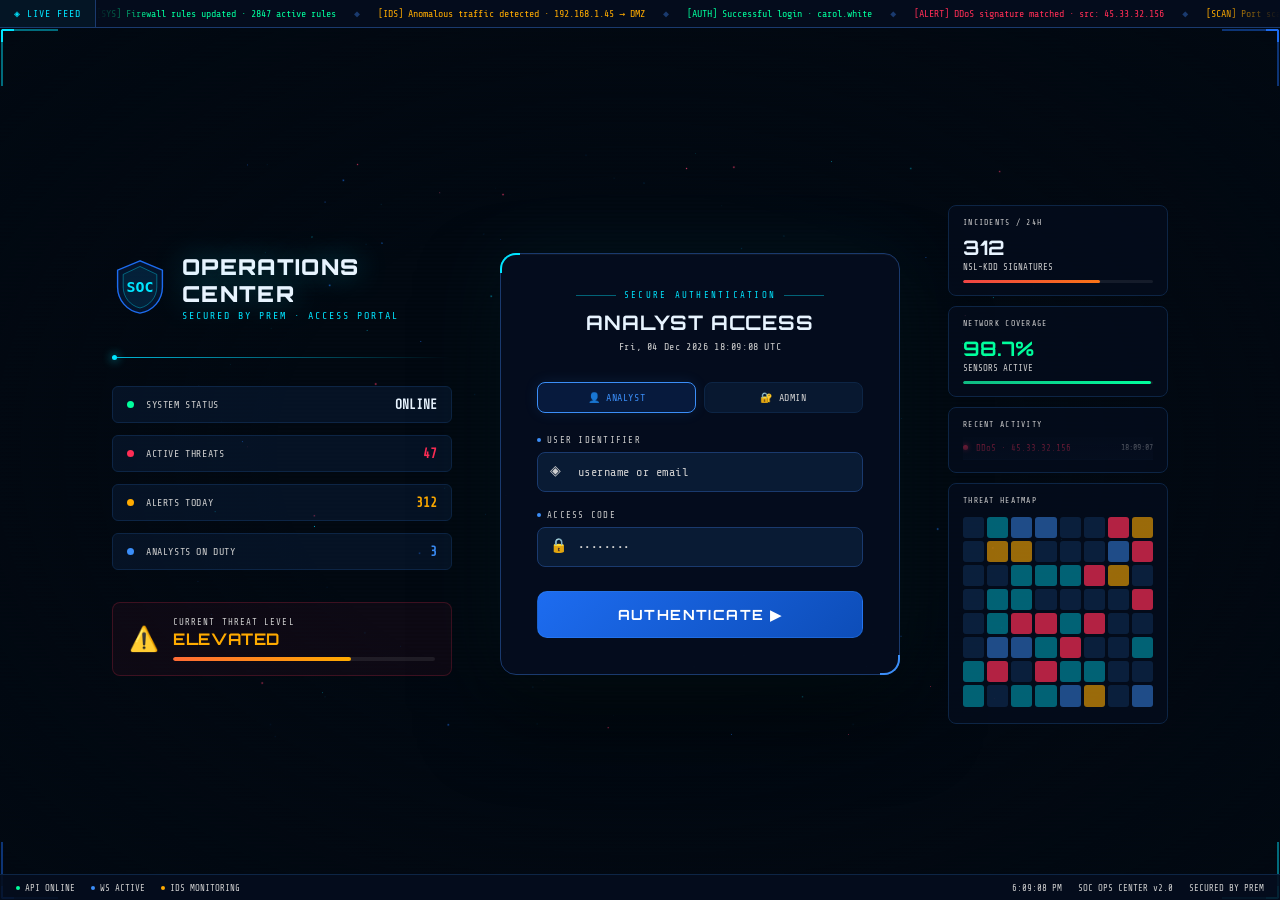
<file: index.html>
<!DOCTYPE html>
<html lang="en">
<head>
  <meta charset="utf-8">
  <meta http-equiv="refresh" content="0; url=login.html">
  <title>SOC Operations Center</title>
  <script>
    // Redirect immediately to login.
    // If already authenticated, login.html will forward to dashboard.html.
    window.location.replace("login.html");
  </script>
</head>
<body></body>
</html>
</file>
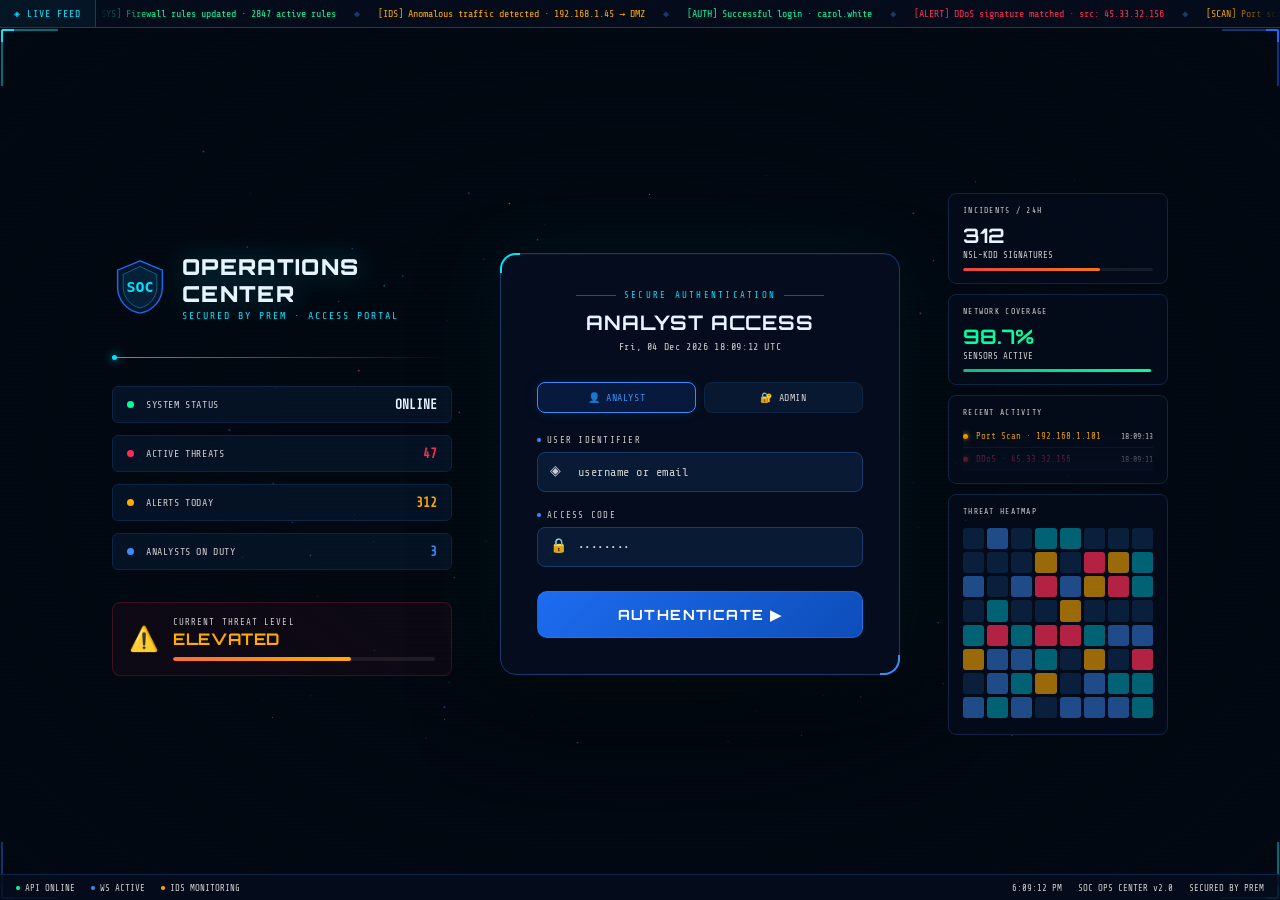
<file: dashboard.html>
<!DOCTYPE html>
<html lang="en">
<head>
<meta charset="UTF-8"/>
<meta name="viewport" content="width=device-width,initial-scale=1"/>
<meta http-equiv="Cache-Control" content="no-cache, no-store, must-revalidate"/>
<meta http-equiv="Pragma" content="no-cache"/>
<meta http-equiv="Expires" content="0"/>
<title>SOC Operations Center · NSL-KDD</title>
<style>
/* style.css — SOC Operations Center v6 · Professional Palette */
@import url('https://fonts.googleapis.com/css2?family=IBM+Plex+Mono:wght@400;600&family=Inter:wght@400;500;600;700&display=swap');

:root{
  --bg:  #080e1a;   /* deep navy */
  --s1:  #0c1425;   /* surface 1 */
  --s2:  #101c30;   /* surface 2 */
  --s3:  #162236;   /* surface 3 */
  --s4:  #1c2a40;   /* surface 4 */
  --b1:  rgba(30,55,90,.5);  /* border 1 */
  --b2:  rgba(30,55,90,.35); /* border 2 */
  --t1:  #e2e8f0;
  --t2:  #94a3b8;
  --t3:  #475569;
  --blue:  #3b82f6;
  --blue2: #60a5fa;
  --green: #10b981;
  --warn:  #f59e0b;
  --red:   #ef4444;
  --purple:#8b5cf6;
  --teal:  #06b6d4;
  --orange:#f97316;
  --mono:  'IBM Plex Mono', monospace;
  --sans:  'Inter', system-ui, sans-serif;
  --rad:   10px;
  --shadow:0 2px 20px rgba(0,0,0,.45);
}

*{box-sizing:border-box;margin:0;padding:0}
html,body{height:100%;background:var(--bg);color:var(--t1);font-family:var(--sans);font-size:13px;line-height:1.5;overflow:hidden}
::-webkit-scrollbar{width:5px;height:5px}
::-webkit-scrollbar-track{background:var(--s1)}
::-webkit-scrollbar-thumb{background:var(--s3);border-radius:3px}
::-webkit-scrollbar-thumb:hover{background:var(--s4)}

/* ── Layout ── */
#app{display:flex;flex-direction:column;height:100vh}
.topbar{display:flex;align-items:center;gap:11px;padding:0 18px;height:52px;background:var(--s1);border-bottom:1px solid var(--b1);flex-shrink:0;z-index:10}
.topbar-logo{display:flex;align-items:center;gap:9px;font-family:var(--mono);font-size:11px;color:var(--t2)}
.topbar-logo .lg-icon{font-size:20px}
.topbar-logo .lg-name{font-weight:600;color:var(--t1);letter-spacing:.04em;font-size:12px}
.topbar-logo .lg-ver{font-size:9px;color:var(--t3);letter-spacing:.08em}
.topbar-spacer{flex:1}
.topbar-actions{display:flex;align-items:center;gap:7px}

.nav{display:flex;gap:1px;overflow-x:auto;background:var(--s1);border-bottom:1px solid var(--b1);flex-shrink:0;padding:0 14px}
.ntab{padding:11px 16px;font-size:11px;font-weight:600;letter-spacing:.05em;cursor:pointer;border-bottom:2px solid transparent;color:var(--t3);text-transform:uppercase;transition:all .18s;white-space:nowrap;user-select:none;background:none;border-top:none;border-left:none;border-right:none}
.ntab:hover{color:var(--t2);background:rgba(59,130,246,.05)}
.ntab.active{color:var(--blue2);border-bottom-color:var(--blue)}

.main{flex:1;overflow:auto;background:var(--bg)}
.view{padding:18px;animation:fadein .18s ease}
@keyframes fadein{from{opacity:0;transform:translateY(5px)}to{opacity:1;transform:none}}
.hidden{display:none!important}

/* ── Stat Cards  ── */
.stats-row{display:flex;gap:10px;flex-wrap:wrap;margin-bottom:16px}
.sc{flex:1;min-width:120px;background:var(--s2);border:1px solid var(--b2);border-radius:var(--rad);padding:14px 15px;cursor:default;transition:all .18s}
.sc:hover{background:var(--s3);transform:translateY(-1px)}
.sc-lbl{font-size:9px;font-weight:600;letter-spacing:.1em;color:var(--t3);text-transform:uppercase;font-family:var(--mono);margin-bottom:5px}
.sc-val{font-size:24px;font-weight:700;font-family:var(--mono);color:var(--t1);letter-spacing:-.5px}

/* ── Card ── */
.card{background:var(--s2);border:1px solid var(--b2);border-radius:var(--rad);margin-bottom:12px;overflow:hidden;transition:box-shadow .18s}
.card:hover{box-shadow:0 4px 20px rgba(0,0,0,.35)}
.ch{display:flex;align-items:center;justify-content:space-between;padding:12px 16px;border-bottom:1px solid var(--b2)}
.ct{font-size:12px;font-weight:700;letter-spacing:.03em;color:var(--t1)}
.cmeta{font-size:10px;color:var(--t3);font-family:var(--mono)}
.cb{padding:14px 16px}
.sect-title{font-size:10px;font-weight:700;letter-spacing:.1em;text-transform:uppercase;color:var(--t3);font-family:var(--mono)}

/* ── Buttons ── */
.btn{padding:7px 14px;border-radius:7px;font-size:11px;font-weight:600;cursor:pointer;border:none;transition:all .16s;font-family:var(--sans);letter-spacing:.03em;white-space:nowrap}
.bp{background:var(--blue);color:#fff}
.bp:hover{background:#2563eb;transform:translateY(-1px)}
.bs{background:var(--s3);color:var(--t2);border:1px solid var(--b1)}
.bs:hover{background:var(--s4);color:var(--t1)}
.bd{background:rgba(239,68,68,.12);color:var(--red);border:1px solid rgba(239,68,68,.2)}
.bd:hover{background:rgba(239,68,68,.22)}
.bg{background:rgba(16,185,129,.12);color:var(--green);border:1px solid rgba(16,185,129,.2)}
.bg:hover{background:rgba(16,185,129,.22)}
.bsm{padding:4px 10px;font-size:10px}

/* ── Input/Select ── */
.inp{width:100%;background:var(--s3);border:1px solid var(--b1);border-radius:6px;padding:7px 10px;color:var(--t1);font-size:12px;font-family:var(--sans);outline:none;transition:border-color .15s;resize:vertical}
.inp:focus{border-color:rgba(59,130,246,.5);box-shadow:0 0 0 2px rgba(59,130,246,.12)}
.sel{width:100%;background:var(--s3);border:1px solid var(--b1);border-radius:6px;padding:7px 10px;color:var(--t1);font-size:12px;font-family:var(--sans);outline:none;cursor:pointer}
.frow{margin-bottom:11px}
.frow2{display:grid;grid-template-columns:1fr 1fr;gap:11px}
.fl{display:block;font-size:10px;font-weight:600;color:var(--t3);letter-spacing:.08em;text-transform:uppercase;margin-bottom:4px;font-family:var(--mono)}

/* ── Table ── */
.tw{overflow-x:auto}
.tbl{width:100%;border-collapse:collapse;font-size:11px}
.tbl thead tr{background:var(--s3)}
.tbl th{padding:9px 12px;text-align:left;font-size:9px;font-weight:700;letter-spacing:.1em;color:var(--t3);text-transform:uppercase;font-family:var(--mono);border-bottom:1px solid var(--b1);white-space:nowrap}
.tbl td{padding:9px 12px;border-bottom:1px solid rgba(30,55,90,.2);vertical-align:middle;color:var(--t2)}
.tbl tr:last-child td{border-bottom:none}
.tbl tbody tr:hover{background:rgba(59,130,246,.04);cursor:pointer}

/* ── Alerts tab ── */
.alert-toolbar{display:flex;gap:9px;flex-wrap:wrap;margin-bottom:13px;align-items:center}
.alert-toolbar .inp{max-width:200px;padding:7px 11px}
.alert-toolbar .sel{max-width:145px}
.rc{display:flex;align-items:center;gap:6px}
.rn{font-family:var(--mono);font-size:12px;font-weight:700;min-width:28px}
.rt{flex:1;width:50px;height:4px;background:var(--s3);border-radius:999px;overflow:hidden}
.rf{height:100%;border-radius:999px;transition:width .3s}

/* Severity pills */
.pill{display:inline-block;padding:2px 8px;border-radius:4px;font-size:9px;font-weight:700;letter-spacing:.05em;font-family:var(--mono)}
.p-new{background:rgba(59,130,246,.15);color:var(--blue2)}
.p-investigating{background:rgba(245,158,11,.15);color:var(--warn)}
.p-resolved{background:rgba(16,185,129,.15);color:var(--green)}
.p-false_positive{background:rgba(71,85,105,.3);color:var(--t3)}
.p-escalated{background:rgba(239,68,68,.15);color:var(--red)}
.pri{display:inline-block;padding:2px 6px;border-radius:3px;font-size:8px;font-weight:700;font-family:var(--mono);letter-spacing:.07em}
.pri-imm{background:rgba(239,68,68,.18);color:var(--red)}
.pri-hig{background:rgba(249,115,22,.18);color:var(--orange)}
.pri-nor{background:rgba(59,130,246,.14);color:var(--blue2)}
.pri-low{background:rgba(100,116,139,.18);color:var(--t2)}
.empty{text-align:center;padding:40px;color:var(--t3);font-size:12px}
.eico{font-size:32px;margin-bottom:10px}
#alertCnt{font-size:10px;font-family:var(--mono);color:var(--t3);margin-left:auto}

/* ── Demo bar ── */
.demo-bar{background:linear-gradient(90deg,rgba(245,158,11,.12),rgba(245,158,11,.06));border-bottom:1px solid rgba(245,158,11,.25);padding:6px 18px;font-size:10px;color:var(--warn);font-family:var(--mono);display:flex;align-items:center;gap:8px;flex-shrink:0}

/* ── Grid helpers ── */
.g2{display:grid;grid-template-columns:1fr 1fr;gap:12px}
.g3{display:grid;grid-template-columns:1fr 1fr 1fr;gap:10px}

/* ── Live feed ── */
#liveIndicator{position:relative;background:var(--s3);border:1px solid var(--b1);border-radius:7px;padding:5px 11px;font-size:10px;cursor:pointer;display:flex;align-items:center;gap:7px;transition:background .15s}
#liveIndicator:hover{background:var(--s4)}
#liveHeaderDot{width:7px;height:7px;border-radius:50%;background:#ef4444;flex-shrink:0;transition:background .3s}
#liveFeedPanel{position:fixed;right:14px;top:60px;width:340px;max-height:460px;background:var(--s1);border:1px solid var(--b1);border-radius:var(--rad);box-shadow:var(--shadow);z-index:200;display:flex;flex-direction:column}
#liveFeedPanel .pnl-hdr{padding:12px 14px;border-bottom:1px solid var(--b2);display:flex;align-items:center;justify-content:space-between}
#liveFeedPanel .pnl-title{font-size:11px;font-weight:700;display:flex;align-items:center;gap:7px}
#liveFeedStatusDot{width:7px;height:7px;border-radius:50%;background:#ef4444;flex-shrink:0}
#liveFeedList{overflow-y:auto;flex:1;padding:8px}
.lf-item{padding:9px 10px;border-radius:6px;margin-bottom:5px;cursor:pointer;transition:background .12s;border:1px solid transparent}
.lf-item:hover{background:var(--s3)}
.lf-new{background:rgba(59,130,246,.05);border-color:rgba(59,130,246,.18)}
.lf-top{display:flex;align-items:center;justify-content:space-between;margin-bottom:3px}
.lf-type{font-size:11px;font-weight:600;text-transform:capitalize;display:flex;align-items:center;gap:6px}
.lf-badge{background:var(--blue);color:#fff;font-size:8px;padding:1px 6px;border-radius:3px;font-family:var(--mono)}
.lf-sev{font-size:9px;padding:1px 6px;border-radius:3px;font-weight:700;font-family:var(--mono)}
.lf-meta{font-size:9px;color:var(--t3);font-family:var(--mono)}

/* ── Notifications ── */
.notif-wrap{position:relative}
#notifBtn{position:relative;background:var(--s3);border:1px solid var(--b1);border-radius:7px;padding:5px 11px;font-size:10px;cursor:pointer;transition:background .15s}
#notifBtn:hover{background:var(--s4)}
#nbadge{position:absolute;top:-4px;right:-4px;width:8px;height:8px;background:var(--red);border-radius:50%;border:2px solid var(--bg)}
#notifPanel{position:fixed;right:14px;top:60px;width:300px;max-height:380px;background:var(--s1);border:1px solid var(--b1);border-radius:var(--rad);box-shadow:var(--shadow);z-index:200;overflow:hidden;display:flex;flex-direction:column}
.pnl-hdr{padding:11px 14px;border-bottom:1px solid var(--b2);display:flex;align-items:center;justify-content:space-between;font-size:11px;font-weight:700}
.xbtn{background:none;border:none;color:var(--t3);cursor:pointer;font-size:14px;padding:2px 6px;border-radius:4px}
.xbtn:hover{background:var(--s3);color:var(--t1)}
#notifList{overflow-y:auto;flex:1;padding:8px}
.npi{padding:8px 10px;border-radius:5px;margin-bottom:4px;font-size:11px;border-bottom:1px solid var(--b2)}
.npm{color:var(--t2);line-height:1.4}
.npt{font-size:9px;color:var(--t3);font-family:var(--mono);margin-top:2px}

/* ── Modal ── */
.mo{position:fixed;inset:0;background:rgba(0,0,0,.72);z-index:500;display:flex;align-items:center;justify-content:center;padding:20px;backdrop-filter:blur(4px)}
.mbox{background:var(--s1);border:1px solid var(--b1);border-radius:12px;box-shadow:0 20px 60px rgba(0,0,0,.6);display:flex;flex-direction:column;max-height:88vh;min-width:360px;animation:modalIn .18s ease}
.mbox.sm{width:min(480px,100%)}
.mbox.lg{width:min(820px,100%)}
@keyframes modalIn{from{opacity:0;transform:translateY(10px) scale(.97)}to{opacity:1;transform:none}}
.mh{display:flex;align-items:center;justify-content:space-between;padding:14px 18px;border-bottom:1px solid var(--b2);flex-shrink:0}
.mt{font-size:13px;font-weight:700}
.mbody{overflow-y:auto;padding:18px;flex:1}
.mft{padding:12px 18px;border-top:1px solid var(--b2);display:flex;gap:9px;justify-content:flex-end;flex-shrink:0;background:var(--s2)}

/* ── Analytics ── */
#anaKpi{display:flex;gap:9px;flex-wrap:wrap;margin-bottom:14px}
#anaKpi .sc{min-width:110px}
#anaGrid1,#anaGrid2{display:grid;grid-template-columns:1fr 1fr;gap:12px;margin-bottom:12px}
.acard{background:var(--s2);border:1px solid var(--b2);border-radius:var(--rad);overflow:hidden;transition:all .18s}
.acard:hover{box-shadow:0 4px 16px rgba(0,0,0,.3);transform:translateY(-1px)}
.ach{display:flex;align-items:center;justify-content:space-between;padding:11px 14px;border-bottom:1px solid var(--b2)}
.act{font-size:11px;font-weight:700;color:var(--t1)}
.eh{font-size:9px;color:var(--t3);letter-spacing:.05em;font-family:var(--mono)}
.acb{padding:14px}
.dl-item{display:flex;align-items:center;gap:7px}
.brow:hover{background:rgba(59,130,246,.06)}
.slrow{display:flex;align-items:center;gap:9px;padding:5px 0;border-bottom:1px solid rgba(30,55,90,.2);cursor:pointer;transition:background .12s}
.slrow:hover{background:rgba(59,130,246,.05);border-radius:4px;padding-left:4px}
.slrow:last-child{border-bottom:none}
.sev-grid{display:grid;grid-template-columns:repeat(5,1fr);gap:9px}
.sevc{background:var(--s3);border-radius:8px;padding:12px;text-align:center}
.sevv{font-size:22px;font-weight:700;font-family:var(--mono)}
.sevl{font-size:9px;color:var(--t3);text-transform:uppercase;letter-spacing:.08em;font-family:var(--mono);margin-top:2px}

/* ── Team ── */
#teamKpi{display:flex;gap:9px;flex-wrap:wrap;margin-bottom:14px}
.team-section-header{display:flex;align-items:center;justify-content:space-between;margin-bottom:10px}
.team-section-title{font-size:11px;font-weight:700;letter-spacing:.08em;text-transform:uppercase;color:var(--t3);font-family:var(--mono)}
.team-grid{display:grid;grid-template-columns:repeat(auto-fill,minmax(168px,1fr));gap:12px;margin-bottom:18px}
.mcard{background:var(--s2);border:1px solid var(--b2);border-radius:var(--rad);padding:16px;text-align:center;position:relative;cursor:pointer;transition:all .18s}
.mcard:hover{border-color:rgba(59,130,246,.3);transform:translateY(-2px);box-shadow:0 6px 20px rgba(0,0,0,.3)}
.mact{position:absolute;top:9px;right:9px;display:flex;gap:4px;opacity:0;transition:opacity .15s}
.mcard:hover .mact{opacity:1}
.mabt{background:none;border:none;cursor:pointer;font-size:13px;padding:3px;border-radius:4px;transition:background .12s}
.mabt:hover{background:var(--s4)}
.mav{width:46px;height:46px;border-radius:12px;margin:0 auto 10px;display:flex;align-items:center;justify-content:center;font-size:18px;font-weight:700;color:#fff}
.av-a{background:linear-gradient(135deg,#3b82f6,#2563eb)}
.av-b{background:linear-gradient(135deg,#10b981,#059669)}
.av-c{background:linear-gradient(135deg,#f59e0b,#d97706)}
.av-d{background:linear-gradient(135deg,#8b5cf6,#7c3aed)}
.av-e{background:linear-gradient(135deg,#ef4444,#dc2626)}
.av-f{background:linear-gradient(135deg,#06b6d4,#0891b2)}
.av-g{background:linear-gradient(135deg,#f97316,#ea580c)}
.av-h{background:linear-gradient(135deg,#84cc16,#65a30d)}
.mname{font-weight:700;font-size:13px;margin-bottom:2px}
.mrole{font-size:9px;color:var(--t3);font-family:var(--mono);letter-spacing:.04em;margin-bottom:12px}
.mstats{display:grid;grid-template-columns:1fr 1fr 1fr;gap:6px}
.mstat{background:var(--s3);border-radius:6px;padding:6px 4px;text-align:center}
.msv{font-size:16px;font-weight:700;font-family:var(--mono)}
.msl{font-size:8px;color:var(--t3);text-transform:uppercase;letter-spacing:.06em;font-family:var(--mono);margin-top:1px}
.group-grid{display:grid;grid-template-columns:repeat(auto-fill,minmax(200px,1fr));gap:12px;margin-bottom:18px}
.gcard{background:var(--s2);border:1px solid var(--b2);border-radius:var(--rad);padding:15px;cursor:pointer;transition:all .18s}
.gcard:hover{border-color:rgba(59,130,246,.3);transform:translateY(-2px)}
.gicon{width:38px;height:38px;border-radius:9px;display:flex;align-items:center;justify-content:center;font-size:18px;margin-bottom:9px}
.gname{font-weight:700;font-size:13px;margin-bottom:3px}
.gsub{font-size:10px;font-family:var(--mono);letter-spacing:.04em}
.chip{display:inline-block;background:var(--s3);border-radius:4px;padding:2px 7px;font-size:9px;color:var(--t2);margin:2px}

/* ── Playbook ── */
.pb-header{margin-bottom:12px}
.pb-step{display:flex;align-items:center;gap:10px;padding:9px 12px;border-radius:7px;margin-bottom:5px;border:1px solid var(--b2);background:var(--s2);transition:all .2s}
.pb-step.run{background:rgba(245,158,11,.07);border-color:rgba(245,158,11,.3)}
.pb-step.done{background:rgba(16,185,129,.07);border-color:rgba(16,185,129,.2)}
.pb-ico{font-size:14px;flex-shrink:0}
.pb-desc{flex:1;font-size:12px;color:var(--t2)}
.pb-dur{font-size:9px;font-family:var(--mono);color:var(--t3)}
.pb-prog-bar{height:6px;background:var(--s3);border-radius:999px;margin:12px 0 5px;overflow:hidden}
.pb-prog-fill{height:100%;background:linear-gradient(90deg,var(--blue),var(--teal));border-radius:999px;transition:width .4s ease}
.pb-prog-meta{display:flex;justify-content:space-between;font-size:9px;color:var(--t3);font-family:var(--mono);margin-bottom:12px}
.pb-actions{display:flex;gap:9px;flex-wrap:wrap;margin-top:14px}
.pb-report-pre{background:var(--s3);border:1px solid var(--b1);border-radius:7px;padding:12px;font-family:var(--mono);font-size:10px;color:var(--t2);white-space:pre-wrap;overflow-y:auto;max-height:240px;line-height:1.6}
.pb-saved-msg{background:rgba(16,185,129,.1);border:1px solid rgba(16,185,129,.2);border-radius:7px;padding:10px 14px;font-size:11px;color:var(--green);margin-top:10px;font-weight:600}

/* ── Attack Map ── */
.am-wrap{display:grid;grid-template-columns:1fr 260px;gap:14px;height:100%}
.am-main{display:flex;flex-direction:column;gap:12px}
.am-stats{display:grid;grid-template-columns:repeat(4,1fr);gap:10px}
.am-stat{background:var(--s2);border:1px solid var(--b2);border-radius:8px;padding:11px}
.am-stat-v{font-size:20px;font-weight:700;font-family:var(--mono);color:var(--t1)}
.am-stat-l{font-size:9px;color:var(--t3);text-transform:uppercase;letter-spacing:.08em;font-family:var(--mono);margin-top:2px}
.am-map-card{background:var(--s2);border:1px solid var(--b2);border-radius:var(--rad);overflow:hidden;flex:1}
.am-filter-row{display:flex;gap:6px;flex-wrap:wrap;padding:9px 12px;border-bottom:1px solid var(--b2);background:var(--s3)}
.am-filter-btn{padding:4px 11px;border-radius:5px;font-size:10px;font-weight:600;cursor:pointer;border:1px solid var(--b1);background:var(--s2);color:var(--t3);transition:all .14s;font-family:var(--mono)}
.am-filter-btn:hover,.am-filter-btn.active{background:var(--blue);color:#fff;border-color:var(--blue)}
.am-sidebar{display:flex;flex-direction:column;gap:12px}
.am-sidebar .card{flex:1;overflow:hidden}
.am-country-row{display:flex;align-items:center;gap:7px;padding:7px 8px;border-radius:7px;cursor:pointer;transition:background .12s;border-bottom:1px solid var(--b2)}
.am-country-row:hover{background:var(--s3)}
.am-country-row:last-child{border-bottom:none}
.am-rank{font-size:10px;font-family:var(--mono);font-weight:700;color:var(--t3);min-width:22px}
.am-flag{font-size:16px;flex-shrink:0}
.am-cinfo{display:flex;flex-direction:column;flex:1;min-width:0}
.am-cname{font-size:11px;font-weight:600;overflow:hidden;text-overflow:ellipsis;white-space:nowrap}
.am-ctype{font-size:9px;color:var(--t3);font-family:var(--mono);overflow:hidden;text-overflow:ellipsis;white-space:nowrap}
.am-country-bar{flex:1;height:4px;background:var(--s3);border-radius:999px;overflow:hidden;min-width:0;max-width:70px}
.am-cbar-fill{height:100%;border-radius:999px;transition:width .4s}
.am-count{font-size:11px;font-weight:700;font-family:var(--mono);min-width:28px;text-align:right}
#attackMapTooltip{position:fixed;background:var(--s1);border:1px solid var(--b1);border-radius:8px;padding:11px 13px;font-size:11px;z-index:300;max-width:200px;box-shadow:var(--shadow);line-height:1.6;pointer-events:none}

/* ── Shift Report ── */
.rpt-hdr{background:linear-gradient(125deg,var(--s2),var(--s1));border:1px solid var(--b1);border-radius:var(--rad);overflow:hidden;margin-bottom:14px;position:relative}
.rpt-stripe{position:absolute;top:0;left:0;right:0;height:3px;background:linear-gradient(90deg,var(--blue),var(--teal),var(--purple))}
.rpt-hdr-body{display:flex;align-items:center;justify-content:space-between;padding:18px 22px}
.rpt-risk-badge{text-align:center;background:var(--s3);border:1px solid var(--b2);border-radius:9px;padding:12px 20px}
.rfind{background:var(--s2);border:1px solid var(--b2);border-radius:8px;padding:14px 15px;margin-bottom:8px;transition:background .15s}
.rfind:hover{background:var(--s3)}
.rsev{display:inline-block;padding:2px 9px;border-radius:4px;font-size:9px;font-weight:700;letter-spacing:.08em;font-family:var(--mono);margin-bottom:5px}
.rs-crit{background:rgba(239,68,68,.15);color:var(--red)}
.rs-high{background:rgba(245,158,11,.15);color:var(--warn)}
.rs-med{background:rgba(59,130,246,.15);color:var(--blue2)}
.rs-low{background:rgba(100,116,139,.18);color:var(--t2)}

/* ── Threat Intel ── */
#intelKpi{display:flex;gap:9px;flex-wrap:wrap;margin-bottom:14px}
#intelGrid{display:grid;grid-template-columns:repeat(auto-fill,minmax(290px,1fr));gap:12px}
.ic{background:var(--s2);border:1px solid var(--b2);border-radius:var(--rad);overflow:hidden;transition:all .18s}
.ic:hover{box-shadow:0 4px 20px rgba(0,0,0,.35);transform:translateY(-1px)}
.ich{display:flex;align-items:center;justify-content:space-between;padding:11px 14px;border-bottom:1px solid var(--b2)}
.ict{font-size:11px;font-weight:700;color:var(--t1)}
.icb{padding:12px 14px}
.irow{display:flex;align-items:center;gap:8px;padding:6px 7px;border-radius:6px;cursor:pointer;transition:background .12s;margin-bottom:3px}
.irow:hover{background:var(--s3)}
.irank{width:20px;height:20px;border-radius:5px;display:flex;align-items:center;justify-content:center;font-size:9px;font-weight:700;font-family:var(--mono);flex-shrink:0}
.ilbl{flex:1;font-size:11px;color:var(--t2);overflow:hidden;text-overflow:ellipsis;white-space:nowrap;min-width:0}
.ibar{flex:1;height:4px;background:var(--s3);border-radius:999px;overflow:hidden;max-width:80px}
.ibarf{height:100%;border-radius:999px;transition:width .5s ease}
.ival{font-size:10px;font-weight:700;font-family:var(--mono);min-width:24px;text-align:r
/* ── Pagination ── */
#alertPager{padding:0 2px;}
#alertPager button:hover:not([disabled]){background:var(--s3)!important;color:var(--t1)!important;border-color:var(--blue)!important;}
.pager-num:hover{opacity:.85;}
</style>
</head>
<body>
<div id="app">

<div id="demoBar" class="demo-bar hidden">
  ⚠ Demo Mode · Backend unreachable · NSL-KDD simulated data ·
  <a href="#" style="color:var(--blue2);text-decoration:none" onclick="loadData();return false;">Retry Connection</a>
</div>

<div class="topbar">
  <div class="topbar-logo">
    <div class="lg-icon">🛡️</div>
    <div>
      <div class="lg-name">SOC OPERATIONS CENTER</div>
      <div class="lg-ver">NSL-KDD · v6.0</div>
    </div>
  </div>
  <div class="topbar-spacer"></div>
  <div class="topbar-actions">
    <button id="simulateBtn" class="btn bs">⚡ Simulate</button>
    <button id="liveIndicator"><span id="liveHeaderDot"></span> Live Feed</button>
    <div class="notif-wrap">
      <button id="notifBtn">🔔 Alerts<span id="nbadge" class="hidden"></span></button>
      <div id="notifPanel" class="hidden">
        <div class="pnl-hdr"><span>Notifications</span><button class="xbtn" id="notifClose">✕</button></div>
        <div id="notifList" style="overflow-y:auto;flex:1;padding:8px"></div>
      </div>
    </div>
  </div>
</div>

<div id="liveFeedPanel" class="hidden">
  <div class="pnl-hdr">
    <div class="pnl-title"><span id="liveFeedStatusDot"></span> Live Threat Feed</div>
    <div style="display:flex;align-items:center;gap:9px">
      <span id="liveFeedStatusText" style="font-size:9px;color:var(--t3);font-family:var(--mono)"></span>
      <span style="font-size:9px;color:var(--t3);font-family:var(--mono)">Today: <b id="liveFeedTotalToday">0</b></span>
      <button class="xbtn" id="liveFeedClose">✕</button>
    </div>
  </div>
  <div id="liveFeedList"></div>
</div>

<nav class="nav">
  <button class="ntab active" data-v="alerts">⚡ Alerts</button>
  <button class="ntab" data-v="analytics">📊 Analytics</button>
  <button class="ntab" data-v="team">👥 Team</button>
  <button class="ntab" data-v="attack-map">🗺️ Attack Map</button>
  <button class="ntab" data-v="shift-report">📋 Shift Report</button>
  <button class="ntab" data-v="threat-intel">🔍 Threat Intel</button>
</nav>

<div class="main">

<!-- ALERTS -->
<div class="view" id="v-alerts">
  <div class="stats-row">
    <div class="sc"><div class="sc-lbl">📥 Total Processed</div><div class="sc-val" id="s-tot">—</div></div>
    <div class="sc"><div class="sc-lbl">🔍 Investigating</div><div class="sc-val" id="s-inv" style="color:var(--warn)">—</div></div>
    <div class="sc"><div class="sc-lbl">✅ Resolved</div><div class="sc-val" id="s-res" style="color:var(--green)">—</div></div>
    <div class="sc"><div class="sc-lbl">🚫 False Positives</div><div class="sc-val" id="s-fp" style="color:var(--t3)">—</div></div>
    <div class="sc"><div class="sc-lbl">⚡ Escalated</div><div class="sc-val" id="s-esc" style="color:var(--red)">—</div></div>
    <div class="sc"><div class="sc-lbl">⏱ Time Saved</div><div class="sc-val" id="s-time" style="color:var(--teal)">—</div></div>
    <div class="sc"><div class="sc-lbl">🎯 Model Acc.</div><div class="sc-val" id="s-acc" style="color:var(--purple)">—</div></div>
    <div class="sc"><div class="sc-lbl">⚠️ Avg Risk</div><div class="sc-val" id="s-risk" style="color:var(--orange)">—</div></div>
  </div>
  <div class="card">
    <div class="ch">
      <div class="ct">🚨 Alert Queue <span id="alertCnt" style="font-size:10px;font-weight:400;color:var(--t3);margin-left:8px"></span></div>
      <div style="display:flex;gap:8px">
        <button id="refreshBtn" class="btn bs">🔄 Refresh</button>
        <button id="exportBtn" class="btn bs">⬇ CSV</button>
      </div>
    </div>
    <div class="cb" style="padding-bottom:4px">
      <div class="alert-toolbar">
        <input class="inp" id="searchInp" placeholder="🔍 Search alerts, IPs, assets…" style="max-width:240px"/>
        <select class="sel" id="statusSel" style="max-width:150px">
          <option value="all">All Status</option>
          <option value="new">New</option>
          <option value="investigating">Investigating</option>
          <option value="resolved">Resolved</option>
          <option value="false_positive">False Positive</option>
          <option value="escalated">Escalated</option>
        </select>
        <select class="sel" id="priSel" style="max-width:140px">
          <option value="all">All Priority</option>
          <option value="immediate">Immediate</option>
          <option value="high">High</option>
          <option value="normal">Normal</option>
          <option value="low">Low</option>
        </select>
        <select class="sel" id="dateSel" style="max-width:130px">
          <option value="all">All Time</option>
          <option value="24h">Last 24h</option>
          <option value="7d">Last 7 days</option>
          <option value="30d">Last 30 days</option>
        </select>
      </div>
    </div>
    <div class="tw">
      <table class="tbl">
        <thead><tr>
          <th style="width:26px"><input type="checkbox" style="accent-color:var(--blue)"/></th>
          <th>Status</th><th>Alert / Signature</th><th>Asset</th>
          <th>Priority</th><th>Risk</th><th>Assigned To</th><th>Age</th><th>Action</th>
        </tr></thead>
        <tbody id="alertsBody"></tbody>
      </table>
      <div id="alertsEmpty" class="empty hidden"><div class="eico">🔍</div>No alerts match your filters</div>
      <div id="alertPager"></div>
    </div>
  </div>
</div>

<!-- ANALYTICS -->
<div class="view hidden" id="v-analytics">
  <div style="display:flex;align-items:center;margin-bottom:12px">
    <div style="font-size:16px;font-weight:700">📊 Threat Analytics</div>
    <span style="font-size:11px;color:var(--t3);font-weight:400;margin-left:8px">NSL-KDD</span>
  </div>
  <div id="anaKpi"></div>
  <div id="anaGrid1"></div>
  <div id="anaGrid2"></div>
  <div id="anaWide"></div>
</div>

<!-- TEAM -->
<div class="view hidden" id="v-team">
  <div id="teamKpi"></div>
  <div class="team-section-header">
    <div class="team-section-title">👤 Team Members</div>
    <button id="addMemberBtn" class="btn bp">+ Add Member</button>
  </div>
  <div class="team-grid" id="teamCards"></div>
  <div class="team-section-header" style="margin-top:8px">
    <div class="team-section-title">🏷️ Groups</div>
    <button id="addGroupBtn" class="btn bs">+ New Group</button>
  </div>
  <div class="group-grid" id="groupCards"></div>
  <div class="card">
    <div class="ch">
      <div class="ct">📈 Workload Distribution</div>
      <button id="addGroupBtn2" class="btn bs" style="font-size:10px">+ New Group</button>
    </div>
    <div class="tw">
      <table class="tbl">
        <thead><tr><th>Analyst</th><th>Role</th><th>Shift</th><th>Active</th><th>Resolved</th><th>Escalated</th><th>Capacity</th><th>Avg Risk</th></tr></thead>
        <tbody id="teamWL"></tbody>
      </table>
    </div>
  </div>
</div>

<!-- ATTACK MAP -->
<div class="view hidden" id="v-attack-map">

  <div style="display:grid;grid-template-columns:repeat(6,1fr);gap:10px;margin-bottom:14px">
    <div class="am-stat"><div class="am-stat-v" id="mapStatCountries">—</div><div class="am-stat-l">🌏 Source Countries</div></div>
    <div class="am-stat"><div class="am-stat-v" id="mapStatIPs">—</div><div class="am-stat-l">🌐 Unique IPs</div></div>
    <div class="am-stat"><div class="am-stat-v" id="mapStatTop" style="font-size:13px">—</div><div class="am-stat-l">🔴 Top Source</div></div>
    <div class="am-stat"><div class="am-stat-v" id="mapStatAttacks">—</div><div class="am-stat-l">⚡ Total Mapped</div></div>
    <div class="am-stat"><div class="am-stat-v" id="mapStatCrit" style="color:#ef4444">—</div><div class="am-stat-l">🚨 Critical Nations</div></div>
    <div class="am-stat"><div class="am-stat-v" id="mapStatRisk">—</div><div class="am-stat-l">📊 Avg Risk Score</div></div>
  </div>

  <div class="am-wrap" style="grid-template-columns:1fr 270px;align-items:start">
    <div class="am-map-card card" style="margin-bottom:0;position:relative;overflow:visible">
      <div class="am-filter-row" style="flex-wrap:wrap;gap:5px">
        <button class="am-filter-btn active" onclick="setMapFilter('all',this)">All</button>
        <button class="am-filter-btn" onclick="setMapFilter('dos_attack',this)">DoS</button>
        <button class="am-filter-btn" onclick="setMapFilter('brute_force',this)">Brute Force</button>
        <button class="am-filter-btn" onclick="setMapFilter('web_attack',this)">Web Attack</button>
        <button class="am-filter-btn" onclick="setMapFilter('sql_injection',this)">SQL Injection</button>
        <button class="am-filter-btn" onclick="setMapFilter('port_scan',this)">Port Scan</button>
        <button class="am-filter-btn" onclick="setMapFilter('malware_detection',this)">Malware</button>
        <button class="am-filter-btn" onclick="setMapFilter('data_exfiltration',this)">Exfil</button>
      </div>
      <div id="globeCanvas" style="width:100%;height:520px;background:#030810;position:relative;overflow:hidden"></div>
      <div style="position:absolute;bottom:14px;left:14px;display:flex;flex-direction:column;gap:7px;z-index:10">
        <div style="background:rgba(4,8,20,.88);border:1px solid rgba(59,130,246,.25);border-radius:9px;padding:8px 10px;backdrop-filter:blur(6px)">
          <div style="font-size:9px;color:#475569;letter-spacing:.08em;text-transform:uppercase;margin-bottom:5px;font-family:monospace">Map Style</div>
          <div style="display:flex;gap:5px">
            <button id="gt-cyber"  class="gb-theme active" onclick="setGlobeTheme('cyber')"  title="Cyber Blue">🔵</button>
            <button id="gt-atlas"  class="gb-theme"        onclick="setGlobeTheme('atlas')"  title="Atlas Green">🟢</button>
            <button id="gt-neon"   class="gb-theme"        onclick="setGlobeTheme('neon')"   title="Neon Purple">🟣</button>
            <button id="gt-heat"   class="gb-theme"        onclick="setGlobeTheme('heat')"   title="Heat Red">🔴</button>
          </div>
        </div>
        <div style="background:rgba(4,8,20,.88);border:1px solid rgba(59,130,246,.25);border-radius:9px;padding:8px 10px;backdrop-filter:blur(6px)">
          <div style="font-size:9px;color:#475569;letter-spacing:.08em;text-transform:uppercase;margin-bottom:5px;font-family:monospace">Controls</div>
          <div style="display:flex;gap:5px;align-items:center">
            <button id="rotBtn" class="gb-ctrl-btn" title="Toggle rotation" onclick="_g.autoRot=!_g.autoRot;updateRotBtn()">⏸</button>
            <button class="gb-ctrl-btn" title="Zoom in"  onclick="_g.zoom=Math.max(_g.minZ,_g.zoom-.3);updZoom()">+</button>
            <button class="gb-ctrl-btn" title="Zoom out" onclick="_g.zoom=Math.min(_g.maxZ,_g.zoom+.3);updZoom()">−</button>
            <button class="gb-ctrl-btn" title="Reset"    onclick="_g.trx=0;_g.try_=0;_g.zoom=2.6;_g.autoRot=true;updZoom();updateRotBtn()">⌂</button>
            <span style="font-size:9px;color:#475569;font-family:monospace">Zoom:<b id="zoomPct" style="color:#94a3b8;margin-left:3px">62%</b></span>
          </div>
        </div>
        <div style="background:rgba(4,8,20,.88);border:1px solid rgba(59,130,246,.25);border-radius:9px;padding:8px 10px;backdrop-filter:blur(6px)">
          <div style="font-size:9px;color:#475569;letter-spacing:.08em;text-transform:uppercase;margin-bottom:5px;font-family:monospace">Threat Level</div>
          <div style="display:flex;flex-direction:column;gap:3px">
            <div style="display:flex;align-items:center;gap:5px"><div style="width:8px;height:8px;border-radius:50%;background:#ef4444"></div><span style="font-size:9px;color:#94a3b8;font-family:monospace">Critical (&gt;75%)</span></div>
            <div style="display:flex;align-items:center;gap:5px"><div style="width:8px;height:8px;border-radius:50%;background:#f97316"></div><span style="font-size:9px;color:#94a3b8;font-family:monospace">High (&gt;45%)</span></div>
            <div style="display:flex;align-items:center;gap:5px"><div style="width:8px;height:8px;border-radius:50%;background:#f59e0b"></div><span style="font-size:9px;color:#94a3b8;font-family:monospace">Medium (&gt;20%)</span></div>
            <div style="display:flex;align-items:center;gap:5px"><div style="width:8px;height:8px;border-radius:50%;background:#10b981"></div><span style="font-size:9px;color:#94a3b8;font-family:monospace">Low</span></div>
            <div style="display:flex;align-items:center;gap:5px"><div style="width:8px;height:8px;border-radius:50%;background:#10b981;box-shadow:0 0 5px #10b981"></div><span style="font-size:9px;color:#10b981;font-family:monospace">Target Network</span></div>
          </div>
        </div>
      </div>
      <div style="position:absolute;top:52px;right:12px;font-size:9px;color:rgba(100,116,139,.65);font-family:monospace;z-index:10;text-align:right;line-height:1.8;background:rgba(3,8,16,.65);padding:5px 8px;border-radius:6px;backdrop-filter:blur(4px)">
        Drag to rotate · Scroll to zoom<br>Double-click to reset
      </div>
    </div>
    <div class="am-sidebar">
      <div class="card" style="margin-bottom:0;flex:1">
        <div class="ch">
          <div class="ct">🔴 Attack Sources</div>
          <div id="attackMapFilterInfo" class="hidden" style="font-size:10px;color:var(--t3)">
            <b id="attackMapFilterCountry"></b>
            <button id="attackMapClearFilter" class="btn bs" style="padding:2px 8px;font-size:9px;margin-left:5px">✕ Clear</button>
          </div>
        </div>
        <div style="padding:6px 8px;max-height:580px;overflow-y:auto"><div id="topCountriesList"></div></div>
      </div>
    </div>
  </div>
  <div id="globeTip" class="hidden" style="background:var(--s1);border:1px solid var(--b1);border-radius:10px;padding:13px 15px;font-size:11px;max-width:230px;box-shadow:0 8px 32px rgba(0,0,0,.6);pointer-events:none;line-height:1.5"></div>
</div>



<!-- SHIFT REPORT -->
<div class="view hidden" id="v-shift-report">
  <div style="display:flex;align-items:center;justify-content:space-between;margin-bottom:14px">
    <div style="font-size:16px;font-weight:700">📋 Shift Handover Report</div>
    <div style="display:flex;gap:9px">
      <button id="genReportBtn" class="btn bp">🔄 Regenerate</button>
      <button id="exportPdfBtn" class="btn bs">📄 Export PDF</button>
    </div>
  </div>
  <div id="shiftContent">
    <div class="card"><div class="cb">
      <div class="empty"><div class="eico">📋</div>Click Regenerate to build the shift report</div>
    </div></div>
  </div>
</div>

<!-- THREAT INTEL -->
<div class="view hidden" id="v-threat-intel">
  <div style="display:flex;align-items:center;justify-content:space-between;margin-bottom:12px">
    <div style="font-size:16px;font-weight:700">🔍 Threat Intelligence</div>
    <div style="display:flex;align-items:center;gap:10px">
      <span id="intelTs" style="font-size:10px;color:var(--t3);font-family:var(--mono)"></span>
      <button id="refreshIntelBtn" class="btn bs">🔄 Refresh Intel</button>
    </div>
  </div>
  <div id="intelKpi"></div>
  <div id="intelGrid">
    <div class="card"><div class="cb"><div class="empty"><div class="eico">🔍</div>Loading threat intelligence…</div></div></div>
  </div>
</div>

</div><!-- /main -->
</div><!-- /app -->
<div id="modalMount"></div>

<script>
// ===== CONFIG =====
// Production: always use the Render backend URL
window.RENDER_API_URL = "https://soc-dashboard-api.onrender.com";
(function(){
  if(window.RENDER_API_URL){
    window.API_BASE_URL = window.RENDER_API_URL.replace(/\/$/, "");
    window.WS_URL       = window.RENDER_API_URL.replace(/\/$/, "")
                            .replace(/^https/, "wss").replace(/^http/, "ws") + "/ws";
  } else {
    var host = (window.location.hostname==='' || window.location.hostname==='localhost')
               ? 'localhost' : window.location.hostname;
    var isLocal = (host==='localhost'||host==='127.0.0.1');
    window.API_BASE_URL = isLocal ? 'http://localhost:8000'
                                  : 'https://soc-dashboard-api.onrender.com';
    window.WS_URL       = isLocal ? 'ws://localhost:8000/ws'
                                  : 'wss://soc-dashboard-api.onrender.com/ws';
  }
  console.log("[config] API_BASE_URL =", window.API_BASE_URL);
})();
var SEVERITY_COLORS={critical:'#ef4444',high:'#f97316',medium:'#f59e0b',low:'#10b981',info:'#3b82f6'};
var STATUS_COLORS={new:'#3b82f6',investigating:'#f59e0b',resolved:'#10b981',false_positive:'#64748b',escalated:'#ef4444'};
var PRIORITY_COLORS={immediate:'#ef4444',high:'#f97316',normal:'#3b82f6',low:'#64748b'};
var PALETTE=['#3b82f6','#10b981','#f59e0b','#ef4444','#8b5cf6','#f97316','#06b6d4','#ec4899','#84cc16','#a78bfa'];
</script>

<script>
// ===== AUTH MODULE =====
// All helpers prefixed with _a to avoid any global name conflicts
var DEFAULT_AUTH_USERS=[
  {id:"admin",username:"admin",password:"Securedbyprem@123",name:"Secured By Prem - Admin",role:"Admin",shift:"24/7",color:"av-e",email:"admin@sp.com",isAdmin:true,active:true},
  {id:"m1",username:"prem.ps",password:"Prem@123",name:"Prem Santhanam",role:"Senior Analyst",shift:"Day",color:"av-a",email:"prem@sp.com",isAdmin:true,active:true},
  {id:"m2",username:"shivani.ps",password:"Shivani@123",name:"Shivani PS",role:"SOC Manager",shift:"Day",color:"av-d",email:"shivani@sp.com",isAdmin:false,active:true},
  {id:"m3",username:"himaja.vellanki",password:"Himaja@123",name:"Himaja Vellanki",role:"Malware Analyst",shift:"Night",color:"av-b",email:"himaja@sp.com",isAdmin:false,active:true},
  {id:"m4",username:"mika.patel",password:"Mika@123",name:"Mika Patel",role:"Tier 2 Analyst",shift:"Weekend",color:"av-c",email:"mika@sp.com",isAdmin:false,active:true},
  {id:"m5",username:"sahithi.d",password:"Sahithi@123",name:"Sahithi",role:"Junior Analyst",shift:"Night",color:"av-e",email:"sahithi@sp.com",isAdmin:false,active:true}
];
var ALL_ROLES=["Admin","Senior Analyst","Threat Hunter","IR Specialist","Tier 2 Analyst","Junior Analyst","SOC Manager","Forensic Analyst","Malware Analyst"];
var ALL_SHIFTS=["Day","Night","Weekend","24/7"];
var AV_GRAD={"av-a":"linear-gradient(135deg,#3b82f6,#2563eb)","av-b":"linear-gradient(135deg,#10b981,#059669)","av-c":"linear-gradient(135deg,#f59e0b,#d97706)","av-d":"linear-gradient(135deg,#8b5cf6,#7c3aed)","av-e":"linear-gradient(135deg,#ef4444,#dc2626)","av-f":"linear-gradient(135deg,#06b6d4,#0891b2)","av-g":"linear-gradient(135deg,#f97316,#ea580c)","av-h":"linear-gradient(135deg,#84cc16,#65a30d)"};
var SOC_SESSION=null;

// ── Prefixed helpers (no global name conflicts) ─────────────────────────────
function _aEl(t){return document.createElement(t);}
function _aCss(e,s){if(e&&e.style)e.style.cssText=s;}
function _aTxt(e,t){if(e)e.textContent=t;}

// ── User store ───────────────────────────────────────────────────────────────
function _loadUsers(){
  try{var r=localStorage.getItem("soc_users");if(r){var u=JSON.parse(r);if(Array.isArray(u)&&u.length)return u;}}catch(e){}
  var c=DEFAULT_AUTH_USERS.map(function(u){return Object.assign({},u);});
  localStorage.setItem("soc_users",JSON.stringify(c));return c;
}
function _saveUsers(u){localStorage.setItem("soc_users",JSON.stringify(u));}
function _getUsers(){return _loadUsers();}

// ── Session ──────────────────────────────────────────────────────────────────
function authInit(){
  try{
    var raw=localStorage.getItem("soc_session");
    if(!raw){window.location.href="login.html";return false;}
    var s=JSON.parse(raw);
    if(!s||s.expires<Date.now()){localStorage.removeItem("soc_session");window.location.href="login.html";return false;}
    var u=_getUsers().find(function(x){return x.id===s.id;});
    if(u&&u.active===false){localStorage.removeItem("soc_session");window.location.href="login.html";return false;}
    SOC_SESSION=s;return true;
  }catch(e){window.location.href="login.html";return false;}
}
function authLogout(){
  if(!confirm("Sign out of SOC Operations Center?"))return;
  localStorage.removeItem("soc_session");window.location.href="login.html";
}
function authGetSession(){return SOC_SESSION;}
function authIsAdmin(){return SOC_SESSION&&SOC_SESSION.isAdmin===true;}

// ── Topbar widget ────────────────────────────────────────────────────────────
function authInjectTopbar(){
  if(!SOC_SESSION)return;
  var s=SOC_SESSION;
  var grad=AV_GRAD[s.color]||AV_GRAD["av-a"];
  var ini=s.name?s.name[0].toUpperCase():"?";

  // Inject CSS — use _authStyleEl as variable name (NOT css, NOT el)
  if(!document.getElementById("auth-css")){
    var _authStyleEl=_aEl("style");
    _authStyleEl.id="auth-css";
    _authStyleEl.textContent=
      "@keyframes amIn{from{opacity:0;transform:translateY(-8px)}to{opacity:1;transform:translateY(0)}}"+
      "@keyframes asIn{from{opacity:0;transform:translateX(14px)}to{opacity:1;transform:translateX(0)}}"+
      ".ami:hover{background:rgba(29,108,240,.15)!important;color:#60a5fa!important}"+
      ".ami.dng:hover{background:rgba(255,45,85,.1)!important;color:#ff8099!important}"+
      ".umrow:hover{background:rgba(29,108,240,.08)!important}";
    document.head.appendChild(_authStyleEl);
  }

  // ── Wrapper ──
  var _w=_aEl("div");_w.id="authWidget";_aCss(_w,"position:relative;display:flex;align-items:center");

  // ── Button ──
  var _btn=_aEl("button");_btn.id="authBtn";
  _aCss(_btn,"display:flex;align-items:center;gap:8px;background:rgba(13,37,69,.5);border:1px solid #1a3a6e;border-radius:8px;padding:5px 10px 5px 6px;cursor:pointer;font-family:monospace;font-size:10px;color:#e8f4ff;transition:all .15s;outline:none");

  var _av=_aEl("div");_av.id="authAvatar";
  _aCss(_av,"width:28px;height:28px;border-radius:7px;background:"+grad+";display:flex;align-items:center;justify-content:center;font-weight:700;font-size:12px;color:#fff;flex-shrink:0");
  _aTxt(_av,ini);

  var _nb=_aEl("div");_aCss(_nb,"line-height:1.3;text-align:left");
  var _nd=_aEl("div");_nd.id="authName";_aCss(_nd,"font-weight:600;color:#e8f4ff;font-size:11px;letter-spacing:.04em");_aTxt(_nd,s.name);
  var _rd=_aEl("div");_rd.id="authRole";_aCss(_rd,"font-size:9px;color:#3d6080;letter-spacing:.06em");_aTxt(_rd,s.isAdmin?"🔐 ADMIN":s.role.toUpperCase());
  _nb.appendChild(_nd);_nb.appendChild(_rd);
  var _ar=_aEl("span");_aCss(_ar,"font-size:8px;color:#3d6080;margin-left:3px");_aTxt(_ar,"▾");
  _btn.appendChild(_av);_btn.appendChild(_nb);_btn.appendChild(_ar);

  // ── Dropdown ──
  var _mn=_aEl("div");_mn.id="authMenu";
  _aCss(_mn,"display:none;position:absolute;top:calc(100% + 8px);right:0;background:#050e1f;border:1px solid #1a3a6e;border-radius:10px;min-width:260px;padding:6px;box-shadow:0 8px 40px rgba(0,0,0,.7);z-index:9999");

  // Profile header
  var _ph=_aEl("div");_aCss(_ph,"display:flex;align-items:center;gap:10px;padding:12px;background:rgba(13,37,69,.4);border-radius:8px;margin-bottom:6px");
  var _ba=_aEl("div");_ba.id="authMenuAv";_aCss(_ba,"width:42px;height:42px;border-radius:10px;background:"+grad+";display:flex;align-items:center;justify-content:center;font-weight:700;font-size:18px;color:#fff;flex-shrink:0");_aTxt(_ba,ini);
  var _ib=_aEl("div");
  var _in1=_aEl("div");_aCss(_in1,"font-weight:700;color:#e8f4ff;font-size:13px");_aTxt(_in1,s.name);
  var _in2=_aEl("div");_aCss(_in2,"font-size:10px;color:#8ab4d4;font-family:monospace;margin-top:1px");_aTxt(_in2,s.email);
  var _in3=_aEl("span");
  _aCss(_in3,"display:inline-block;margin-top:5px;font-size:9px;font-family:monospace;letter-spacing:.08em;padding:2px 7px;border-radius:4px;"+(s.isAdmin?"background:rgba(255,45,85,.15);color:#ff2d55;border:1px solid rgba(255,45,85,.3)":"background:rgba(59,142,248,.12);color:#60a5fa;border:1px solid rgba(59,142,248,.25)"));
  _aTxt(_in3,s.isAdmin?"🔐 ADMIN":s.role);
  _ib.appendChild(_in1);_ib.appendChild(_in2);_ib.appendChild(_in3);
  _ph.appendChild(_ba);_ph.appendChild(_ib);_mn.appendChild(_ph);

  // Session grid
  var _sg=_aEl("div");_aCss(_sg,"display:grid;grid-template-columns:1fr 1fr;gap:5px;padding:2px 4px 10px");
  [["Shift",s.shift],["Status","Active"],["Login",new Date(s.loginTime).toLocaleTimeString()],["Expires",new Date(s.expires).toLocaleTimeString()]].forEach(function(it){
    var _b=_aEl("div");_aCss(_b,"background:rgba(5,14,31,.8);border:1px solid rgba(13,37,69,.9);border-radius:6px;padding:6px 8px");
    var _l=_aEl("div");_aCss(_l,"font-size:9px;color:#3d6080;font-family:monospace;letter-spacing:.08em;margin-bottom:1px");_aTxt(_l,it[0]);
    var _v=_aEl("div");_aCss(_v,"font-size:11px;color:#8ab4d4;font-family:monospace");_aTxt(_v,it[1]);
    _b.appendChild(_l);_b.appendChild(_v);_sg.appendChild(_b);
  });
  _mn.appendChild(_sg);

  function _mDiv(){var _d=_aEl("div");_aCss(_d,"height:1px;background:rgba(13,37,69,.9);margin:3px 0");return _d;}
  function _mLbl(t){var _d=_aEl("div");_aCss(_d,"font-size:8px;color:#3d6080;font-family:monospace;letter-spacing:.14em;padding:5px 12px 2px");_aTxt(_d,t);return _d;}
  function _mItem(_menu,icon,label,fn,danger){
    var _a=_aEl("a");_a.href="javascript:void(0)";_a.className="ami"+(danger?" dng":"");
    _aCss(_a,"display:flex;align-items:center;gap:10px;padding:9px 12px;border-radius:7px;font-size:11px;color:"+(danger?"#ff8099":"#8ab4d4")+";text-decoration:none;transition:all .12s;cursor:pointer");
    var _ic=_aEl("span");_aCss(_ic,"font-size:13px");_aTxt(_ic,icon);
    var _tx=_aEl("span");_aTxt(_tx,label);
    _a.appendChild(_ic);_a.appendChild(_tx);
    _a.addEventListener("click",function(){_menu.style.display="none";fn();});
    return _a;
  }

  _mn.appendChild(_mDiv());
  _mn.appendChild(_mLbl("ACCOUNT"));
  _mn.appendChild(_mItem(_mn,"👤","View Profile",authShowProfile,false));
  _mn.appendChild(_mItem(_mn,"🔑","Change Password",authChangePassword,false));
  if(s.isAdmin){
    _mn.appendChild(_mDiv());
    _mn.appendChild(_mLbl("ADMINISTRATION"));
    _mn.appendChild(_mItem(_mn,"⚙️","Admin Panel",authShowAdminPanel,false));
    _mn.appendChild(_mItem(_mn,"👥","User Management",authShowUserManagement,false));
  }
  _mn.appendChild(_mDiv());
  _mn.appendChild(_mItem(_mn,"🚪","Sign Out",authLogout,true));

  _w.appendChild(_btn);_w.appendChild(_mn);

  _btn.addEventListener("click",function(e){
    e.stopPropagation();
    var open=_mn.style.display!=="none";
    _mn.style.display=open?"none":"block";
    if(!open)_mn.style.animation="amIn .15s ease-out both";
  });
  document.addEventListener("click",function(){_mn.style.display="none";});
  _mn.addEventListener("click",function(e){e.stopPropagation();});
  _btn.addEventListener("mouseenter",function(){_btn.style.background="rgba(29,108,240,.15)";_btn.style.borderColor="#3b8ef8";});
  _btn.addEventListener("mouseleave",function(){_btn.style.background="rgba(13,37,69,.5)";_btn.style.borderColor="#1a3a6e";});

  var _ta=document.querySelector(".topbar-actions");
  if(_ta)_ta.insertBefore(_w,_ta.firstChild);
}

// ── Profile modal ─────────────────────────────────────────────────────────────
function authShowProfile(){
  var s=SOC_SESSION;if(!s||typeof showModal!=="function")return;
  var grad=AV_GRAD[s.color]||AV_GRAD["av-a"];
  var dur=Math.round((Date.now()-new Date(s.loginTime).getTime())/60000);
  var _body=_aEl("div");

  var _hdr=_aEl("div");_aCss(_hdr,"text-align:center;padding:8px 0 18px");
  var _avEl=_aEl("div");_aCss(_avEl,"width:72px;height:72px;border-radius:18px;background:"+grad+";display:flex;align-items:center;justify-content:center;font-size:30px;font-weight:700;color:#fff;margin:0 auto 12px;box-shadow:0 0 30px rgba(59,130,246,.3)");_aTxt(_avEl,s.name[0]);
  var _nm=_aEl("div");_aCss(_nm,"font-size:18px;font-weight:700;color:var(--t1)");_aTxt(_nm,s.name);
  var _em=_aEl("div");_aCss(_em,"font-size:11px;color:var(--t3);font-family:var(--mono);margin-top:3px");_aTxt(_em,s.email);
  var _rb=_aEl("span");
  _aCss(_rb,"font-size:10px;font-family:var(--mono);letter-spacing:.1em;padding:3px 10px;border-radius:5px;margin-top:10px;display:inline-block;"+(s.isAdmin?"background:rgba(255,45,85,.12);color:#ef4444;border:1px solid rgba(255,45,85,.3)":"background:rgba(59,130,246,.1);color:#60a5fa;border:1px solid rgba(59,130,246,.2)"));
  _aTxt(_rb,s.isAdmin?"🔐 ADMIN":s.role);
  _hdr.appendChild(_avEl);_hdr.appendChild(_nm);_hdr.appendChild(_em);_hdr.appendChild(_rb);_body.appendChild(_hdr);

  var _grid=_aEl("div");_grid.className="g3";_aCss(_grid,"gap:8px;margin-bottom:16px");
  [["Shift",s.shift,"#f59e0b"],["Online",dur+"m","#10b981"],["Access",s.isAdmin?"FULL":"ANALYST",s.isAdmin?"#ef4444":"#3b82f6"]].forEach(function(it){
    var _box=_aEl("div");_aCss(_box,"background:rgba(13,37,69,.4);border:1px solid rgba(29,69,107,.5);border-radius:8px;padding:12px;text-align:center");
    var _val=_aEl("div");_aCss(_val,"font-size:16px;font-weight:700;font-family:var(--mono);color:"+it[2]);_aTxt(_val,it[1]);
    var _lbl=_aEl("div");_aCss(_lbl,"font-size:9px;color:var(--t3);text-transform:uppercase;letter-spacing:.08em;margin-top:3px;font-family:var(--mono)");_aTxt(_lbl,it[0]);
    _box.appendChild(_val);_box.appendChild(_lbl);_grid.appendChild(_box);
  });
  _body.appendChild(_grid);

  var _ses=_aEl("div");_aCss(_ses,"background:rgba(13,37,69,.4);border:1px solid rgba(29,69,107,.6);border-radius:8px;padding:12px");
  var _sh=_aEl("div");_aCss(_sh,"font-size:9px;color:var(--t3);font-family:var(--mono);letter-spacing:.1em;margin-bottom:8px");_aTxt(_sh,"SESSION");_ses.appendChild(_sh);
  [["Username",s.username],["User ID",s.id],["Login",new Date(s.loginTime).toLocaleString()],["Expires",new Date(s.expires).toLocaleString()]].forEach(function(it){
    var _row=_aEl("div");_aCss(_row,"display:flex;justify-content:space-between;align-items:center;font-size:10px;padding:5px 0;border-bottom:1px solid rgba(13,37,69,.6)");
    var _k=_aEl("span");_aCss(_k,"color:var(--t3);font-family:var(--mono)");_aTxt(_k,it[0]);
    var _v=_aEl("span");_aCss(_v,"color:var(--t2);font-family:var(--mono)");_aTxt(_v,it[1]);
    _row.appendChild(_k);_row.appendChild(_v);_ses.appendChild(_row);
  });
  _body.appendChild(_ses);
  showModal("sm","👤 Analyst Profile",_body,[{label:"Sign Out",cls:"bs",fn:authLogout},{label:"Close",cls:"bp",fn:closeModal}]);
}

// ── Admin panel ───────────────────────────────────────────────────────────────
function authShowAdminPanel(){
  if(!authIsAdmin()||typeof showModal!=="function")return;
  var users=_getUsers();
  var active=users.filter(function(u){return u.active!==false;}).length;
  var admins=users.filter(function(u){return u.isAdmin;}).length;
  var _body=_aEl("div");

  var _sb=_aEl("div");_aCss(_sb,"display:flex;gap:10px;margin-bottom:16px");
  [["Total",users.length,"#60a5fa"],["Active",active,"#10b981"],["Admins",admins,"#ef4444"],["Analysts",users.length-admins,"#a78bfa"]].forEach(function(it){
    var _b=_aEl("div");_aCss(_b,"flex:1;background:rgba(13,37,69,.4);border:1px solid rgba(29,69,107,.5);border-radius:8px;padding:11px;text-align:center");
    var _v=_aEl("div");_aCss(_v,"font-size:20px;font-weight:700;font-family:var(--mono);color:"+it[2]);_aTxt(_v,String(it[1]));
    var _l=_aEl("div");_aCss(_l,"font-size:9px;color:var(--t3);font-family:var(--mono);text-transform:uppercase;letter-spacing:.08em;margin-top:2px");_aTxt(_l,it[0]);
    _b.appendChild(_v);_b.appendChild(_l);_sb.appendChild(_b);
  });
  _body.appendChild(_sb);

  var _tw=_aEl("div");_tw.className="tw";_aCss(_tw,"margin-bottom:14px");
  var _tbl=_aEl("table");_tbl.className="tbl";
  var _thead=_aEl("thead");var _htr=_aEl("tr");
  ["User","Role","Shift","Access","Action"].forEach(function(h){var _th=_aEl("th");_aTxt(_th,h);_htr.appendChild(_th);});
  _thead.appendChild(_htr);_tbl.appendChild(_thead);
  var _tbody=_aEl("tbody");
  users.forEach(function(u){
    var isMe=u.id===SOC_SESSION.id;
    var grad=AV_GRAD[u.color]||AV_GRAD["av-a"];
    var _tr=_aEl("tr");if(isMe)_aCss(_tr,"background:rgba(59,130,246,.05)");
    var _td1=_aEl("td");
    var _nc=_aEl("div");_aCss(_nc,"display:flex;align-items:center;gap:8px");
    var _avs=_aEl("div");_aCss(_avs,"width:26px;height:26px;border-radius:6px;background:"+grad+";display:flex;align-items:center;justify-content:center;font-size:11px;font-weight:700;color:#fff");_aTxt(_avs,u.name[0]);
    var _nd2=_aEl("div");
    var _n1=_aEl("div");_aCss(_n1,"font-size:11px;font-weight:600;color:var(--t1)");_aTxt(_n1,u.name+(isMe?" (you)":""));
    var _n2=_aEl("div");_aCss(_n2,"font-size:9px;color:var(--t3);font-family:var(--mono)");_aTxt(_n2,"@"+u.username);
    _nd2.appendChild(_n1);_nd2.appendChild(_n2);_nc.appendChild(_avs);_nc.appendChild(_nd2);_td1.appendChild(_nc);_tr.appendChild(_td1);
    var _td2=_aEl("td");_aCss(_td2,"font-size:10px;color:var(--t3)");_aTxt(_td2,u.role);_tr.appendChild(_td2);
    var _td3=_aEl("td");_aCss(_td3,"font-size:10px;color:var(--t3)");_aTxt(_td3,u.shift);_tr.appendChild(_td3);
    var _td4=_aEl("td");
    var _badge=_aEl("span");
    _aCss(_badge,"font-size:9px;font-family:monospace;padding:2px 7px;border-radius:4px;"+(u.active===false?"background:rgba(100,116,139,.1);color:#64748b;border:1px solid rgba(100,116,139,.25)":u.isAdmin?"background:rgba(255,45,85,.12);color:#ef4444;border:1px solid rgba(255,45,85,.3)":"background:rgba(59,142,248,.1);color:#60a5fa;border:1px solid rgba(59,142,248,.25)"));
    _aTxt(_badge,u.active===false?"INACTIVE":u.isAdmin?"🔐 ADMIN":"ANALYST");
    _td4.appendChild(_badge);_tr.appendChild(_td4);
    var _td5=_aEl("td");
    var _editBtn=_aEl("button");_editBtn.className="btn bs";_aCss(_editBtn,"font-size:9px;padding:3px 9px");_aTxt(_editBtn,"✏ Edit");
    (function(uid){_editBtn.addEventListener("click",function(){closeModal();setTimeout(function(){authShowUserManagement(uid);},80);});})(u.id);
    _td5.appendChild(_editBtn);_tr.appendChild(_td5);
    _tbody.appendChild(_tr);
  });
  _tbl.appendChild(_tbody);_tw.appendChild(_tbl);_body.appendChild(_tw);

  var _ft=_aEl("div");_aCss(_ft,"display:flex;align-items:center;justify-content:space-between;padding:10px 12px;background:rgba(13,37,69,.3);border:1px solid rgba(29,69,107,.5);border-radius:8px");
  var _ftt=_aEl("span");_aCss(_ftt,"font-size:10px;color:var(--t3);font-family:var(--mono)");_aTxt(_ftt,"Click ✏ Edit or open full User Management");
  var _umBtn=_aEl("button");_umBtn.className="btn bp";_aCss(_umBtn,"font-size:10px");_aTxt(_umBtn,"👥 User Management →");
  _umBtn.addEventListener("click",function(){closeModal();setTimeout(authShowUserManagement,80);});
  _ft.appendChild(_ftt);_ft.appendChild(_umBtn);_body.appendChild(_ft);

  showModal("lg","⚙️ Admin Panel",_body,[{label:"Sign Out",cls:"bs",fn:authLogout},{label:"Close",cls:"bp",fn:closeModal}]);
}

// ── User Management ───────────────────────────────────────────────────────────
function authShowUserManagement(selectId){
  if(!authIsAdmin()||typeof showModal!=="function")return;
  var activeId=selectId||null;

  function buildUserList(){
    var users=_getUsers();
    var _frag=_aEl("div");
    users.forEach(function(u){
      var sel=u.id===activeId;
      var isMe=u.id===SOC_SESSION.id;
      var grad=AV_GRAD[u.color]||AV_GRAD["av-a"];
      var _row=_aEl("div");_row.className="umrow";_row.dataset.uid=u.id;
      _aCss(_row,"display:flex;align-items:center;gap:9px;padding:8px 10px;border-radius:7px;cursor:pointer;border:1px solid "+(sel?"rgba(59,142,248,.4)":"rgba(13,37,69,.9)")+";background:"+(sel?"rgba(29,108,240,.1)":"rgba(5,14,31,.5)")+";margin-bottom:5px;transition:all .15s");
      var _av2=_aEl("div");_aCss(_av2,"width:30px;height:30px;border-radius:7px;background:"+grad+";display:flex;align-items:center;justify-content:center;font-size:12px;font-weight:700;color:#fff;flex-shrink:0");_aTxt(_av2,u.name[0]);
      var _info=_aEl("div");_aCss(_info,"flex:1;min-width:0");
      var _uname=_aEl("div");_aCss(_uname,"font-size:11px;font-weight:600;color:var(--t1);white-space:nowrap;overflow:hidden;text-overflow:ellipsis");_aTxt(_uname,u.name+(isMe?" (you)":""));
      var _uhndl=_aEl("div");_aCss(_uhndl,"font-size:9px;color:var(--t3);font-family:var(--mono)");_aTxt(_uhndl,"@"+u.username);
      _info.appendChild(_uname);_info.appendChild(_uhndl);
      var _tag=_aEl("span");_aCss(_tag,"font-size:8px;font-family:monospace;padding:2px 6px;border-radius:3px;flex-shrink:0;"+(u.active===false?"background:rgba(100,116,139,.1);color:#64748b":u.isAdmin?"background:rgba(255,45,85,.12);color:#ef4444":"background:rgba(59,142,248,.1);color:#60a5fa"));
      _aTxt(_tag,u.active===false?"OFF":u.isAdmin?"ADM":"USR");
      _row.appendChild(_av2);_row.appendChild(_info);_row.appendChild(_tag);
      _frag.appendChild(_row);
    });
    return _frag;
  }

  function buildEditPane(uid){
    var _pane=_aEl("div");_aCss(_pane,"height:100%");
    if(!uid){
      _aCss(_pane,"display:flex;flex-direction:column;align-items:center;justify-content:center;color:var(--t3);font-family:var(--mono);font-size:12px;gap:12px");
      var _arr=_aEl("div");_aCss(_arr,"font-size:32px");_aTxt(_arr,"👈");
      var _msg=_aEl("div");_aTxt(_msg,"Select a user to edit");
      _pane.appendChild(_arr);_pane.appendChild(_msg);return _pane;
    }
    var users=_getUsers();
    var u=users.find(function(x){return x.id===uid;});
    if(!u){_aTxt(_pane,"User not found");return _pane;}
    var isMe=u.id===SOC_SESSION.id;
    var grad=AV_GRAD[u.color]||AV_GRAD["av-a"];
    _aCss(_pane,"animation:asIn .2s ease-out both");

    var _hd=_aEl("div");_aCss(_hd,"display:flex;align-items:center;gap:12px;padding-bottom:14px;margin-bottom:14px;border-bottom:1px solid rgba(13,37,69,.9)");
    var _hav=_aEl("div");_hav.id="um-av-prev";_aCss(_hav,"width:48px;height:48px;border-radius:12px;background:"+grad+";display:flex;align-items:center;justify-content:center;font-size:20px;font-weight:700;color:#fff");_aTxt(_hav,u.name[0]);
    var _hi=_aEl("div");
    var _hn=_aEl("div");_aCss(_hn,"font-size:14px;font-weight:700;color:var(--t1)");_aTxt(_hn,u.name);
    var _hid=_aEl("div");_aCss(_hid,"font-size:10px;color:var(--t3);font-family:var(--mono)");_aTxt(_hid,"ID: "+u.id+" · @"+u.username);
    _hi.appendChild(_hn);_hi.appendChild(_hid);_hd.appendChild(_hav);_hd.appendChild(_hi);_pane.appendChild(_hd);

    var _form=_aEl("div");_aCss(_form,"display:flex;flex-direction:column;gap:11px");
    var _r1=_aEl("div");_aCss(_r1,"display:grid;grid-template-columns:1fr 1fr;gap:9px");
    _r1.appendChild(_umFld("Full Name","um-name",u.name,"text","Full name"));
    _r1.appendChild(_umFld("Username","um-uname",u.username,"text","username"));
    _form.appendChild(_r1);
    _form.appendChild(_umFld("Email","um-email",u.email,"email","user@soc.io"));

    var _r2=_aEl("div");_aCss(_r2,"display:grid;grid-template-columns:1fr 1fr 1fr;gap:9px");
    _r2.appendChild(_umSel("Role","um-role",ALL_ROLES,u.role,null));
    _r2.appendChild(_umSel("Shift","um-shift",ALL_SHIFTS,u.shift,null));
    _r2.appendChild(_umSel("Avatar","um-color",Object.keys(AV_GRAD),u.color,function(val){
      var _hav2=document.getElementById("um-av-prev");if(_hav2)_hav2.style.background=AV_GRAD[val]||AV_GRAD["av-a"];
    }));
    _form.appendChild(_r2);

    var _r3=_aEl("div");_aCss(_r3,"display:grid;grid-template-columns:1fr 1fr;gap:9px");
    _r3.appendChild(_umFld("New Password","um-pass","","password","leave blank to keep"));
    _r3.appendChild(_umFld("Confirm Pass","um-pass2","","password","confirm new password"));
    _form.appendChild(_r3);

    var _ac=_aEl("div");_aCss(_ac,"background:rgba(13,37,69,.35);border:1px solid rgba(29,69,107,.6);border-radius:8px;padding:12px 14px");
    var _ach=_aEl("div");_aCss(_ach,"font-size:9px;color:var(--t3);font-family:var(--mono);letter-spacing:.12em;margin-bottom:4px");_aTxt(_ach,"ACCESS CONTROLS");_ac.appendChild(_ach);
    _ac.appendChild(_umToggle("um-admin","Admin Privileges","Full access: user management, all settings",u.isAdmin===true,isMe&&u.isAdmin===true));
    _ac.appendChild(_umToggle("um-active","Account Active","Allow this user to log in to the platform",u.active!==false,isMe));
    _form.appendChild(_ac);

    var _btns=_aEl("div");_aCss(_btns,"display:flex;gap:8px;justify-content:flex-end;padding-top:2px");
    if(uid!=="admin"&&!isMe){
      var _delBtn=_aEl("button");_delBtn.className="btn bs";_aCss(_delBtn,"color:#ef4444;border-color:rgba(255,45,85,.3);font-size:10px");_aTxt(_delBtn,"🗑 Delete");
      (function(id){_delBtn.addEventListener("click",function(){authDeleteUser(id);});})(uid);
      _btns.appendChild(_delBtn);
    }
    var _canBtn=_aEl("button");_canBtn.className="btn bs";_aCss(_canBtn,"font-size:10px");_aTxt(_canBtn,"Cancel");
    _canBtn.addEventListener("click",function(){authShowUserManagement();});
    var _savBtn=_aEl("button");_savBtn.className="btn bp";_aCss(_savBtn,"font-size:10px");_aTxt(_savBtn,"💾 Save Changes");
    (function(id){_savBtn.addEventListener("click",function(){authSaveUser(id);});})(uid);
    _btns.appendChild(_canBtn);_btns.appendChild(_savBtn);_form.appendChild(_btns);
    _pane.appendChild(_form);
    return _pane;
  }

  var _wrap=_aEl("div");_aCss(_wrap,"display:flex;gap:14px;height:430px");
  var _left=_aEl("div");_aCss(_left,"width:198px;flex-shrink:0;display:flex;flex-direction:column");
  var _lhdr=_aEl("div");_aCss(_lhdr,"font-size:8px;color:#3d6080;font-family:monospace;letter-spacing:.14em;padding:3px 2px 6px");_aTxt(_lhdr,"TEAM MEMBERS");
  var _llist=_aEl("div");_llist.id="um-list";_aCss(_llist,"flex:1;overflow-y:auto;padding-right:3px");
  _llist.appendChild(buildUserList());
  var _addBtn=_aEl("button");_addBtn.className="btn bp";_aCss(_addBtn,"margin-top:8px;font-size:10px;width:100%");_aTxt(_addBtn,"+ Add New User");
  _addBtn.addEventListener("click",authAddNewUser);
  _left.appendChild(_lhdr);_left.appendChild(_llist);_left.appendChild(_addBtn);
  var _divider=_aEl("div");_aCss(_divider,"width:1px;background:rgba(13,37,69,.9);flex-shrink:0");
  var _right=_aEl("div");_right.id="um-edit";_aCss(_right,"flex:1;overflow-y:auto;padding-left:4px");
  _right.appendChild(buildEditPane(activeId));
  _wrap.appendChild(_left);_wrap.appendChild(_divider);_wrap.appendChild(_right);

  showModal("lg","👥 User Management — Access Controls",_wrap,[{label:"Sign Out",cls:"bs",fn:authLogout},{label:"Close",cls:"bp",fn:closeModal}]);

  setTimeout(function(){
    function bindRows(){
      document.querySelectorAll(".umrow").forEach(function(row){
        row.addEventListener("click",function(){
          activeId=row.dataset.uid;
          var _edit=document.getElementById("um-edit");
          if(_edit){while(_edit.firstChild)_edit.removeChild(_edit.firstChild);_edit.appendChild(buildEditPane(activeId));}
          document.querySelectorAll(".umrow").forEach(function(r){
            var sel=r.dataset.uid===activeId;
            r.style.borderColor=sel?"rgba(59,142,248,.4)":"rgba(13,37,69,.9)";
            r.style.background=sel?"rgba(29,108,240,.1)":"rgba(5,14,31,.5)";
          });
        });
      });
    }
    bindRows();
    window._umRefresh=function(){
      var _lst=document.getElementById("um-list");
      if(_lst){while(_lst.firstChild)_lst.removeChild(_lst.firstChild);_lst.appendChild(buildUserList());}
      bindRows();
    };
  },60);
}

// ── Form helpers (all prefixed) ───────────────────────────────────────────────
function _umFld(label,id,val,type,ph){
  var _wrap=_aEl("div");
  var _lbl=_aEl("label");_lbl.className="fl";
  _aCss(_lbl,"font-size:9px;color:var(--t3);font-family:var(--mono);letter-spacing:.1em;display:block;margin-bottom:5px");
  _aTxt(_lbl,label.toUpperCase());
  var _inp=_aEl("input");_inp.className="inp";_inp.id=id;_inp.type=type;_inp.value=val;_inp.placeholder=ph;
  _wrap.appendChild(_lbl);_wrap.appendChild(_inp);return _wrap;
}
function _umSel(label,id,opts,sel,onChange){
  var _wrap=_aEl("div");
  var _lbl=_aEl("label");_lbl.className="fl";
  _aCss(_lbl,"font-size:9px;color:var(--t3);font-family:var(--mono);letter-spacing:.1em;display:block;margin-bottom:5px");
  _aTxt(_lbl,label.toUpperCase());
  var _s=_aEl("select");_s.className="sel";_s.id=id;
  opts.forEach(function(o){var _op=_aEl("option");_op.value=o;_aTxt(_op,o);if(o===sel)_op.selected=true;_s.appendChild(_op);});
  if(onChange)_s.addEventListener("change",function(){onChange(_s.value);});
  _wrap.appendChild(_lbl);_wrap.appendChild(_s);return _wrap;
}
function _umToggle(id,label,desc,checked,disabled){
  var _wrap=_aEl("div");_aCss(_wrap,"display:flex;align-items:flex-start;justify-content:space-between;gap:12px;padding:10px 0;border-bottom:1px solid rgba(13,37,69,.8)");
  var _txt=_aEl("div");
  var _tl=_aEl("div");_aCss(_tl,"font-size:11px;color:var(--t1);font-weight:600");_aTxt(_tl,label);
  var _td=_aEl("div");_aCss(_td,"font-size:9px;color:var(--t3);margin-top:2px");_aTxt(_td,desc+(disabled?" · cannot modify own account":""));
  _txt.appendChild(_tl);_txt.appendChild(_td);
  var _tog=_aEl("span");_tog.id=id;
  _aCss(_tog,"margin-top:2px;width:38px;height:20px;border-radius:10px;display:inline-flex;align-items:center;position:relative;flex-shrink:0;cursor:"+(disabled?"not-allowed":"pointer")+";transition:background .2s;background:"+(checked?"#10b981":"rgba(13,37,69,.9)")+";border:1px solid rgba(255,255,255,.08)");
  var _knob=_aEl("span");_aCss(_knob,"position:absolute;width:14px;height:14px;border-radius:50%;background:#fff;top:2px;left:2px;transition:transform .2s;transform:"+(checked?"translateX(18px)":"translateX(0)"));
  _tog.appendChild(_knob);
  if(!disabled){
    _tog.addEventListener("click",function(){
      var on=_tog.style.background==="rgb(16, 185, 129)";
      _tog.style.background=on?"rgba(13,37,69,.9)":"#10b981";
      _knob.style.transform=on?"translateX(0)":"translateX(18px)";
    });
  }
  _wrap.appendChild(_txt);_wrap.appendChild(_tog);return _wrap;
}

// ── Save user ─────────────────────────────────────────────────────────────────
function authSaveUser(uid){
  var users=_getUsers();
  var idx=users.findIndex(function(u){return u.id===uid;});
  if(idx===-1){alert("User not found");return;}
  var u=users[idx],isMe=uid===SOC_SESSION.id;
  var _g=function(id){return (document.getElementById(id)||{value:""}).value;};
  var nm=_g("um-name").trim(),un=_g("um-uname").trim().toLowerCase(),em=_g("um-email").trim();
  var ro=_g("um-role"),sh=_g("um-shift"),co=_g("um-color");
  var pw=_g("um-pass"),pw2=_g("um-pass2");
  if(!nm||!un||!em){alert("Name, username and email required");return;}
  if(pw&&pw!==pw2){alert("Passwords do not match");return;}
  if(pw&&pw.length<4){alert("Password too short (min 4)");return;}
  if(users.find(function(x){return x.username===un&&x.id!==uid;})){alert("Username already taken");return;}
  var _admEl=document.getElementById("um-admin"),_actEl=document.getElementById("um-active");
  var newAdm=_admEl?_admEl.style.background==="rgb(16, 185, 129)":u.isAdmin;
  var newAct=_actEl?_actEl.style.background==="rgb(16, 185, 129)":(u.active!==false);
  if(isMe&&u.isAdmin&&!newAdm){alert("Cannot remove own admin privileges");return;}
  if(isMe&&!newAct){alert("Cannot deactivate own account");return;}
  users[idx]=Object.assign({},u,{name:nm,username:un,email:em,role:ro,shift:sh,color:co,isAdmin:newAdm,active:newAct,password:pw?pw:u.password});
  _saveUsers(users);
  if(isMe){
    SOC_SESSION=Object.assign({},SOC_SESSION,{name:nm,email:em,role:ro,shift:sh,color:co,isAdmin:newAdm});
    localStorage.setItem("soc_session",JSON.stringify(SOC_SESSION));
    var _g2=AV_GRAD[co]||AV_GRAD["av-a"];
    ["authAvatar","authMenuAv"].forEach(function(id){var _e=document.getElementById(id);if(_e){_e.style.background=_g2;_aTxt(_e,nm[0]);}});
    var _ne=document.getElementById("authName");if(_ne)_aTxt(_ne,nm);
    var _re=document.getElementById("authRole");if(_re)_aTxt(_re,newAdm?"🔐 ADMIN":ro.toUpperCase());
  }
  if(typeof addNotification==="function")addNotification("✅ '"+nm+"' updated");
  if(typeof window._umRefresh==="function")window._umRefresh();
  var _ep=document.getElementById("um-edit");
  if(_ep){
    var _flash=_aEl("div");
    _aCss(_flash,"padding:16px;font-family:var(--mono);font-size:12px;color:#10b981;text-align:center;animation:asIn .3s ease-out both");
    _aTxt(_flash,"✅ Changes saved! Select user to continue editing.");
    while(_ep.firstChild)_ep.removeChild(_ep.firstChild);
    _ep.appendChild(_flash);
  }
}

// ── Delete user ───────────────────────────────────────────────────────────────
function authDeleteUser(uid){
  if(uid==="admin"){alert("Cannot delete administrator");return;}
  if(uid===SOC_SESSION.id){alert("Cannot delete own account");return;}
  var users=_getUsers();
  var u=users.find(function(x){return x.id===uid;});
  if(!u||!confirm("Delete '"+u.name+"'? Cannot be undone."))return;
  _saveUsers(users.filter(function(x){return x.id!==uid;}));
  if(typeof addNotification==="function")addNotification("🗑 '"+u.name+"' deleted");
  closeModal();setTimeout(authShowUserManagement,80);
}

// ── Add new user ──────────────────────────────────────────────────────────────
function authAddNewUser(){
  if(typeof showModal!=="function")return;
  var _body=_aEl("div");_aCss(_body,"display:flex;flex-direction:column;gap:12px;padding:4px 0");
  var _r1=_aEl("div");_aCss(_r1,"display:grid;grid-template-columns:1fr 1fr;gap:10px");
  _r1.appendChild(_umFld("Full Name","nu-name","","text","Jane Smith"));
  _r1.appendChild(_umFld("Username","nu-uname","","text","jane.smith"));
  _body.appendChild(_r1);
  _body.appendChild(_umFld("Email","nu-email","","email","jane@soc.io"));
  var _r2=_aEl("div");_aCss(_r2,"display:grid;grid-template-columns:1fr 1fr;gap:10px");
  _r2.appendChild(_umFld("Password","nu-pass","","password","min 4 chars"));
  _r2.appendChild(_umFld("Confirm","nu-pass2","","password","confirm"));
  _body.appendChild(_r2);
  var _r3=_aEl("div");_aCss(_r3,"display:grid;grid-template-columns:1fr 1fr;gap:10px");
  _r3.appendChild(_umSel("Role","nu-role",ALL_ROLES,ALL_ROLES[0],null));
  _r3.appendChild(_umSel("Shift","nu-shift",ALL_SHIFTS,ALL_SHIFTS[0],null));
  _body.appendChild(_r3);
  _body.appendChild(_umToggle("nu-admin","Admin Privileges","Full system access and user management",false,false));
  showModal("sm","➕ Add New User",_body,[{label:"Create User",cls:"bp",fn:function(){
    var nm=document.getElementById("nu-name").value.trim();
    var un=document.getElementById("nu-uname").value.trim().toLowerCase();
    var em=document.getElementById("nu-email").value.trim();
    var pw=document.getElementById("nu-pass").value;
    var pw2=document.getElementById("nu-pass2").value;
    var ro=document.getElementById("nu-role").value;
    var sh=document.getElementById("nu-shift").value;
    var _adminTog=document.getElementById("nu-admin");
    var adm=_adminTog?_adminTog.style.background==="rgb(16, 185, 129)":false;
    if(!nm||!un||!em||!pw){alert("All fields required");return;}
    if(pw!==pw2){alert("Passwords do not match");return;}
    if(pw.length<4){alert("Password too short");return;}
    var users=_getUsers();
    if(users.find(function(u){return u.username===un;})){alert("Username already exists");return;}
    var nu={id:"u"+Date.now(),username:un,password:pw,name:nm,role:ro,shift:sh,color:"av-a",email:em,isAdmin:adm,active:true};
    users.push(nu);_saveUsers(users);
    if(typeof addNotification==="function")addNotification("✅ '"+nm+"' created");
    closeModal();setTimeout(function(){authShowUserManagement(nu.id);},80);
  }},{label:"Cancel",cls:"bs",fn:function(){closeModal();setTimeout(authShowUserManagement,80);}}]);
}

// ── Change own password ────────────────────────────────────────────────────────
function authChangePassword(){
  if(typeof showModal!=="function")return;
  var _body=_aEl("div");_aCss(_body,"display:flex;flex-direction:column;gap:13px;padding:4px 0");
  _body.appendChild(_umFld("Current Password","cp-old","","password","current password"));
  _body.appendChild(_umFld("New Password","cp-new","","password","new password (min 4)"));
  _body.appendChild(_umFld("Confirm New Password","cp-conf","","password","confirm new password"));
  showModal("sm","🔑 Change Password",_body,[{label:"Update Password",cls:"bp",fn:function(){
    var old=document.getElementById("cp-old").value;
    var nw=document.getElementById("cp-new").value;
    var cf=document.getElementById("cp-conf").value;
    if(!old||!nw||!cf){alert("All fields required");return;}
    if(nw!==cf){alert("Passwords do not match");return;}
    if(nw.length<4){alert("Min 4 characters");return;}
    var users=_getUsers();
    var idx=users.findIndex(function(u){return u.id===SOC_SESSION.id;});
    if(idx===-1||users[idx].password!==old){alert("Current password incorrect");return;}
    users[idx].password=nw;_saveUsers(users);closeModal();
    if(typeof addNotification==="function")addNotification("🔑 Password updated");
  }},{label:"Cancel",cls:"bs",fn:closeModal}]);
}

</script>

<script>
// Auth guard
if(!authInit()){throw new Error("redirect");}
</script>

<script>
// ===== LIVE FEED =====
// live-feed.js — WebSocket live feed
var liveFeedState={isConnected:false,recentAlerts:[],totalToday:0,ws:null,onAlertClick:null};
function initLiveFeed(cb){
  liveFeedState.onAlertClick=cb; connectWS();
  var btn=document.getElementById("liveIndicator");
  if(btn)btn.onclick=function(){var p=document.getElementById("liveFeedPanel");if(p)p.classList.toggle("hidden");};
  var cl=document.getElementById("liveFeedClose");
  if(cl)cl.onclick=function(){var p=document.getElementById("liveFeedPanel");if(p)p.classList.add("hidden");};
}
function connectWS(){
  try{
    console.log("[WS] Connecting to:", WS_URL);
    var ws=new WebSocket(WS_URL); liveFeedState.ws=ws;
    ws.onopen=function(){
      liveFeedState.isConnected=true;updateLiveFeedUI();
      console.log("[WS] ✅ Connected to backend WebSocket");
    };
    ws.onmessage=function(e){
      try{var d=JSON.parse(e.data);
        console.log("[WS] Message received:", d.type, d);
        if(d.type==="new_alert"&&d.alert){
          liveFeedState.recentAlerts=[d.alert].concat(liveFeedState.recentAlerts).slice(0,20);
          liveFeedState.totalToday++; updateLiveFeedUI();
          if(typeof addNotification==="function")addNotification("🚨 "+(d.alert.alert_type||"").replace(/_/g," ")+" on "+(d.alert.asset_name||"?"));
        }
        if(d.type==="alert_updated"){
          console.log("[WS] alert_updated received for", d.alert_id, "— calling onAlertUpdated");
          if(typeof onAlertUpdated==="function") onAlertUpdated(d);
          else console.warn("[WS] onAlertUpdated is not defined!");
        }
      }catch(err){console.error("[WS] Message parse error:", err);}
    };
    ws.onerror=function(e){liveFeedState.isConnected=false;updateLiveFeedUI();console.error("[WS] Error:", e);};
    ws.onclose=function(e){
      liveFeedState.isConnected=false;updateLiveFeedUI();
      console.warn("[WS] Closed (code="+e.code+"). Reconnecting in 5s...");
      setTimeout(connectWS,5000);
    };
  }catch(err){
    liveFeedState.isConnected=false;updateLiveFeedUI();
    console.error("[WS] connectWS threw:", err);
    setTimeout(connectWS,5000);
  }
}
function updateLiveFeedUI(){
  var dot=document.getElementById("liveFeedStatusDot"),txt=document.getElementById("liveFeedStatusText"),
      tot=document.getElementById("liveFeedTotalToday"),list=document.getElementById("liveFeedList"),
      hdrDot=document.getElementById("liveHeaderDot");
  if(!list)return;
  var ok=liveFeedState.isConnected;
  if(dot)dot.style.background=ok?"#10b981":"#ef4444";
  if(hdrDot)hdrDot.style.background=ok?"#10b981":"#ef4444";
  if(txt)txt.textContent=ok?"Connected":"Reconnecting…";
  if(tot)tot.textContent=liveFeedState.totalToday;
  list.innerHTML="";
  liveFeedState.recentAlerts.forEach(function(a,i){
    var sev=a.severity||"low",col=(typeof SEVERITY_COLORS!=="undefined"?SEVERITY_COLORS[sev]:"#64748b")||"#64748b";
    var d=document.createElement("div");d.className="lf-item"+(i===0?" lf-new":"");
    d.innerHTML='<div class="lf-top"><span class="lf-type">'+(a.alert_type||"").replace(/_/g," ")+
      (i===0?'<span class="lf-badge">NEW</span>':'')+
      '</span><span class="lf-sev" style="background:'+col+'22;color:'+col+'">'+sev.toUpperCase()+'</span></div>'+
      '<div class="lf-meta">'+(a.asset_name||"—")+' · '+(a.source_ip||"")+'</div>';
    d.onclick=function(){if(liveFeedState.onAlertClick)liveFeedState.onAlertClick(a.alert_id);var p=document.getElementById("liveFeedPanel");if(p)p.classList.add("hidden");};
    list.appendChild(d);
  });
}

</script>
<script>
// ===== ATTACK MAP — Interactive 3D Globe (Three.js r128) =====
var amState={data:[],filterType:"all",selectedCountry:null,ready:false};
var _g={scene:null,cam:null,ren:null,globe:null,atmos:null,grat:null,
        markers:[],arcs:[],stars:null,
        dragging:false,sx:0,sy:0,rx:0,ry:0,trx:0,try_:0,
        autoRot:true,rotSpd:0.0008,
        zoom:2.6,minZ:1.6,maxZ:5.8,
        theme:"cyber",animId:null,t0:Date.now(),R:1.0};

var GEO={
  Russia:     {lat:55.76,lng:37.62, flag:"🇷🇺",region:"Eastern Europe"},
  China:      {lat:39.9, lng:116.4, flag:"🇨🇳",region:"East Asia"},
  USA:        {lat:40.71,lng:-74.01,flag:"🇺🇸",region:"North America"},
  Netherlands:{lat:52.37,lng:4.9,   flag:"🇳🇱",region:"Western Europe"},
  UK:         {lat:51.51,lng:-0.13, flag:"🇬🇧",region:"Western Europe"},
  Japan:      {lat:35.68,lng:139.65,flag:"🇯🇵",region:"East Asia"},
  Germany:    {lat:52.52,lng:13.4,  flag:"🇩🇪",region:"Western Europe"},
  France:     {lat:48.86,lng:2.35,  flag:"🇫🇷",region:"Western Europe"},
  Ukraine:    {lat:50.45,lng:30.52, flag:"🇺🇦",region:"Eastern Europe"},
  Poland:     {lat:52.23,lng:21.01, flag:"🇵🇱",region:"Eastern Europe"},
  India:      {lat:19.08,lng:72.88, flag:"🇮🇳",region:"South Asia"},
  Romania:    {lat:44.43,lng:26.1,  flag:"🇷🇴",region:"Eastern Europe"},
  Sweden:     {lat:59.33,lng:18.07, flag:"🇸🇪",region:"Northern Europe"},
  Turkey:     {lat:41.01,lng:28.98, flag:"🇹🇷",region:"Middle East"},
  Spain:      {lat:40.42,lng:-3.7,  flag:"🇪🇸",region:"Southern Europe"},
  Brazil:     {lat:-23.55,lng:-46.63,flag:"🇧🇷",region:"South America"},
  Canada:     {lat:43.65,lng:-79.38,flag:"🇨🇦",region:"North America"},
  Australia:  {lat:-33.87,lng:151.21,flag:"🇦🇺",region:"Oceania"},
  Singapore:  {lat:1.35, lng:103.82,flag:"🇸🇬",region:"Southeast Asia"},
  South_Korea:{lat:37.57,lng:126.98,flag:"🇰🇷",region:"East Asia"},
  Iran:       {lat:35.69,lng:51.39, flag:"🇮🇷",region:"Middle East"},
  Pakistan:   {lat:30.38,lng:69.35, flag:"🇵🇰",region:"South Asia"},
  Mexico:     {lat:19.43,lng:-99.13,flag:"🇲🇽",region:"North America"},
  Nigeria:    {lat:6.52, lng:3.38,  flag:"🇳🇬",region:"Africa"},
  Indonesia:  {lat:-6.21,lng:106.85,flag:"🇮🇩",region:"Southeast Asia"},
};
var IP2C={
  "205.174.165.68":"USA","205.174.165.66":"USA","205.174.165.80":"USA",
  "198.51.100.23":"China","185.220.101.5":"Netherlands","91.189.88.152":"UK",
  "172.16.0.1":"USA","172.16.0.11":"USA","172.16.0.10":"USA",
  "45.67.89.123":"Germany","103.216.221.19":"India","217.182.143.207":"Romania",
  "194.58.56.177":"Ukraine","89.248.165.92":"Poland","62.210.37.82":"France",
  "203.0.113.45":"Russia","167.248.133.45":"France","46.166.139.111":"Sweden",
  "178.73.215.171":"Turkey","195.123.237.184":"Spain","123.45.67.89":"Japan",
  "1.2.3.4":"China","52.94.228.167":"USA","13.32.0.84":"USA",
  "5.188.86.172":"Russia","193.32.162.157":"Netherlands",
  "77.83.36.215":"Germany","185.156.73.54":"UK","176.10.104.240":"Sweden",
};

function ll2v(lat,lng,r){
  var ph=(90-lat)*Math.PI/180, th=(lng+180)*Math.PI/180;
  return new THREE.Vector3(-r*Math.sin(ph)*Math.cos(th), r*Math.cos(ph), r*Math.sin(ph)*Math.sin(th));
}
function rCol(ratio){return ratio>.75?0xef4444:ratio>.45?0xf97316:ratio>.2?0xf59e0b:0x10b981;}
function rColH(ratio){return ratio>.75?"#ef4444":ratio>.45?"#f97316":ratio>.2?"#f59e0b":"#10b981";}

// ── Globe surface texture ────────────────────────────────────────────────────
function mkTex(theme){
  var cv=document.createElement("canvas"); cv.width=2048; cv.height=1024;
  var c=cv.getContext("2d");
  var THEMES={
    cyber:  {bg:"#04080f",sea:"#071320",land:"#0e2040",dot:"rgba(59,130,246,0.18)",grid:"rgba(59,130,246,0.09)",acc:"#1a6aff"},
    atlas:  {bg:"#1a2030",sea:"#1e3a5a",land:"#2d4a30",dot:"rgba(120,180,100,0.20)",grid:"rgba(80,120,80,0.10)",acc:"#4a9a40"},
    neon:   {bg:"#080010",sea:"#0a0020",land:"#180030",dot:"rgba(180,0,255,0.25)",grid:"rgba(180,0,255,0.10)",acc:"#cc00ff"},
    heat:   {bg:"#100005",sea:"#150010",land:"#2a0010",dot:"rgba(255,80,0,0.22)",grid:"rgba(255,60,0,0.10)",acc:"#ff3000"},
  };
  var T=THEMES[theme]||THEMES.cyber;
  c.fillStyle=T.bg; c.fillRect(0,0,2048,1024);
  var g=c.createRadialGradient(1024,512,100,1024,512,900);
  g.addColorStop(0,T.sea); g.addColorStop(1,T.bg);
  c.fillStyle=g; c.fillRect(0,0,2048,1024);
  // Continents
  c.fillStyle=T.land;
  var shapes=[
    [[270,175],[390,155],[445,195],[455,315],[420,375],[375,398],[305,358],[255,295],[235,238]],
    [[335,418],[398,398],[428,428],[438,538],[408,638],[358,678],[308,638],[288,558],[298,478],[328,438]],
    [[838,148],[948,138],[978,178],[958,218],[918,248],[878,238],[838,208],[818,178]],
    [[838,258],[958,248],[988,298],[978,438],[938,558],[878,618],[818,578],[798,458],[808,358],[828,278]],
    [[958,128],[1298,108],[1378,148],[1398,218],[1348,318],[1278,358],[1198,298],[1098,248],[1018,258],[978,198]],
    [[928,98],[1348,78],[1398,128],[1358,168],[1278,178],[1098,198],[958,168],[928,138]],
    [[1078,278],[1148,268],[1158,318],[1138,398],[1078,438],[1038,398],[1028,318]],
    [[1328,538],[1468,508],[1518,558],[1508,648],[1438,698],[1358,678],[1298,618],[1298,568]],
    [[1388,218],[1408,208],[1418,238],[1398,258],[1383,248]],
    [[818,153],[838,143],[848,168],[828,183],[818,173]],
    [[418,78],[498,58],[538,88],[518,128],[468,138],[428,118]],
    [[400,510],[458,505],[462,540],[440,560],[405,545]],
  ];
  shapes.forEach(function(pts){
    c.beginPath(); c.moveTo(pts[0][0],pts[0][1]);
    for(var i=1;i<pts.length;i++) c.lineTo(pts[i][0],pts[i][1]);
    c.closePath(); c.fill();
  });
  // Dot texture on land
  c.fillStyle=T.dot;
  for(var dy=2;dy<1024;dy+=5){
    for(var dx=2;dx<2048;dx+=5){
      var px=c.getImageData(dx,dy,1,1).data;
      if(px[0]>10||px[1]>16||px[2]>30){
        if(Math.random()>.5){c.beginPath();c.arc(dx,dy,1,0,Math.PI*2);c.fill();}
      }
    }
  }
  // Grid
  c.strokeStyle=T.grid; c.lineWidth=0.7;
  for(var lt=-80;lt<=80;lt+=20){var y=(90-lt)/180*1024;c.beginPath();c.moveTo(0,y);c.lineTo(2048,y);c.stroke();}
  for(var ln=-180;ln<=180;ln+=20){var x=(ln+180)/360*2048;c.beginPath();c.moveTo(x,0);c.lineTo(x,1024);c.stroke();}
  return new THREE.CanvasTexture(cv);
}

// ── Graticule lines ──────────────────────────────────────────────────────────
function mkGrat(R){
  var pts=[]; var S=64;
  for(var lt=-80;lt<=80;lt+=20){for(var i=0;i<=S;i++){var v=ll2v(lt,-180+360/S*i,R);pts.push(v.x,v.y,v.z);}}
  for(var ln=-180;ln<=180;ln+=20){for(var j=0;j<=S;j++){var v=ll2v(-90+180/S*j,ln,R);pts.push(v.x,v.y,v.z);}}
  var geo=new THREE.BufferGeometry();
  geo.setAttribute("position",new THREE.Float32BufferAttribute(pts,3));
  return new THREE.LineSegments(geo,new THREE.LineBasicMaterial({color:0x1a3a6f,transparent:true,opacity:.28}));
}

// ── Star field ───────────────────────────────────────────────────────────────
function mkStars(n){
  var pts=[];
  for(var i=0;i<n;i++){
    var th=Math.random()*Math.PI*2,ph=Math.acos(2*Math.random()-1),r=70+Math.random()*50;
    pts.push(r*Math.sin(ph)*Math.cos(th),r*Math.cos(ph),r*Math.sin(ph)*Math.sin(th));
  }
  var geo=new THREE.BufferGeometry();
  geo.setAttribute("position",new THREE.Float32BufferAttribute(pts,3));
  return new THREE.Points(geo,new THREE.PointsMaterial({color:0xffffff,size:.1,transparent:true,opacity:.75,sizeAttenuation:true}));
}

// ── Attack arc ───────────────────────────────────────────────────────────────
function mkArc(lat1,lng1,lat2,lng2,R,col,cnt){
  var p1=ll2v(lat1,lng1,R),p2=ll2v(lat2,lng2,R);
  var mid=p1.clone().add(p2).multiplyScalar(.5).normalize().multiplyScalar(R*(1.18+Math.min(cnt/100,.55)));
  var pts=[]; var S=52;
  for(var i=0;i<=S;i++){
    var t=i/S;
    pts.push(new THREE.Vector3().copy(p1).multiplyScalar((1-t)*(1-t)).addScaledVector(mid,2*t*(1-t)).addScaledVector(p2,t*t));
  }
  var geo=new THREE.BufferGeometry().setFromPoints(pts);
  return new THREE.Line(geo,new THREE.LineBasicMaterial({color:new THREE.Color(col),transparent:true,opacity:.55}));
}

// ── Spike marker ──────────────────────────────────────────────────────────────
function mkMarker(lat,lng,R,col,h){
  var inner=ll2v(lat,lng,R+.005), outer=ll2v(lat,lng,R+h+.005);
  var iv=new THREE.Vector3(inner.x,inner.y,inner.z);
  var ov=new THREE.Vector3(outer.x,outer.y,outer.z);
  var geo=new THREE.BufferGeometry().setFromPoints([iv,ov]);
  var line=new THREE.Line(geo,new THREE.LineBasicMaterial({color:new THREE.Color(col),transparent:true,opacity:.9}));
  var sg=new THREE.SphereGeometry(Math.max(h*.13,.012),8,8);
  var sm=new THREE.MeshBasicMaterial({color:new THREE.Color(col),transparent:true,opacity:.9});
  var sp=new THREE.Mesh(sg,sm); sp.position.copy(ov);
  var grp=new THREE.Group(); grp.add(line); grp.add(sp);
  return grp;
}

// ── Init scene ───────────────────────────────────────────────────────────────
function initGlobe(){
  if(typeof THREE==="undefined"){console.warn("THREE not ready");return;}
  var el=document.getElementById("globeCanvas"); if(!el)return;
  var W=el.clientWidth||800, H=el.clientHeight||500;
  // Scene
  var scene=new THREE.Scene(); scene.background=new THREE.Color(0x030810);
  // Camera
  var cam=new THREE.PerspectiveCamera(42,W/H,.1,500);
  cam.position.z=_g.zoom;
  // Renderer
  var ren=new THREE.WebGLRenderer({antialias:true,alpha:true});
  ren.setPixelRatio(Math.min(window.devicePixelRatio,2)); ren.setSize(W,H);
  el.innerHTML=""; el.appendChild(ren.domElement);
  ren.domElement.style.cssText="width:100%;height:100%;display:block;border-radius:0;";
  var R=1.0;
  // Globe
  var gGeo=new THREE.SphereGeometry(R,72,72);
  var gMat=new THREE.MeshPhongMaterial({map:mkTex(_g.theme),shininess:10,specular:new THREE.Color(0x112244)});
  var globe=new THREE.Mesh(gGeo,gMat); scene.add(globe);
  // Atmosphere
  var aMat=new THREE.MeshPhongMaterial({color:0x2255ff,transparent:true,opacity:.06,side:THREE.BackSide});
  var atmos=new THREE.Mesh(new THREE.SphereGeometry(R*1.045,64,64),aMat); scene.add(atmos);
  // Outer glow ring
  var ringGeo=new THREE.TorusGeometry(R*1.01,.002,8,120);
  var ringMat=new THREE.MeshBasicMaterial({color:0x2255ff,transparent:true,opacity:.15});
  var ring=new THREE.Mesh(ringGeo,ringMat); ring.rotation.x=Math.PI/2; scene.add(ring);
  // Graticule
  var grat=mkGrat(R); scene.add(grat);
  // Stars
  var stars=mkStars(4000); scene.add(stars);
  // Lights
  scene.add(new THREE.AmbientLight(0x223366,1.5));
  var sun=new THREE.DirectionalLight(0x6699ff,1.9); sun.position.set(5,3,5); scene.add(sun);
  scene.add(new THREE.DirectionalLight(0x001133,.5).position.set(-3,-2,-3));

  Object.assign(_g,{scene,cam,ren,globe,atmos,grat,stars,R,W,H,t0:Date.now()});
  _g.ready=true;

  bindControls(ren.domElement);
  if(window.ResizeObserver){
    var ro=new ResizeObserver(function(){
      var c=document.getElementById("globeCanvas"); if(!c)return;
      _g.W=c.clientWidth; _g.H=c.clientHeight;
      _g.cam.aspect=_g.W/_g.H; _g.cam.updateProjectionMatrix();
      _g.ren.setSize(_g.W,_g.H);
    }); ro.observe(el);
  }
  animGlobe();
  rebuildData();
}

// ── Animate ──────────────────────────────────────────────────────────────────
function animGlobe(){
  _g.animId=requestAnimationFrame(animGlobe);
  var now=Date.now(), dt=(now-_g.t0)/1000; _g.t0=now;
  // Smooth rotation
  if(_g.autoRot&&!_g.dragging) _g.try_+=_g.rotSpd;
  _g.rx+=(_g.trx-_g.rx)*.1; _g.ry+=(_g.try_-_g.ry)*.1;
  if(_g.globe){_g.globe.rotation.x=_g.rx; _g.globe.rotation.y=_g.ry;}
  if(_g.grat){_g.grat.rotation.x=_g.rx; _g.grat.rotation.y=_g.ry;}
  _g.markers.forEach(function(m){m.rotation.x=_g.rx;m.rotation.y=_g.ry;});
  _g.arcs.forEach(function(a){a.rotation.x=_g.rx;a.rotation.y=_g.ry;});
  // Zoom lerp
  _g.cam.position.z+=(_g.zoom-_g.cam.position.z)*.12;
  // Pulse
  var p=.82+.18*Math.sin(now*.0025);
  _g.markers.forEach(function(m){m.children.forEach(function(c){if(c.material&&c.material.opacity!==undefined)c.material.opacity=p*(.9);});});
  // Atmos breathe
  if(_g.atmos) _g.atmos.material.opacity=.04+.025*Math.sin(now*.0012);
  _g.ren.render(_g.scene,_g.cam);
}

// ── Controls ─────────────────────────────────────────────────────────────────
function bindControls(cv){
  var sRx,sRy,sMx,sMy;
  cv.style.cursor="grab";
  cv.addEventListener("mousedown",function(e){
    _g.dragging=true; _g.autoRot=false; sMx=e.clientX; sMy=e.clientY; sRx=_g.trx; sRy=_g.try_;
    cv.style.cursor="grabbing"; updateRotBtn();
  });
  window.addEventListener("mousemove",function(e){
    if(!_g.dragging)return;
    _g.try_=sRy+(e.clientX-sMx)*.006;
    _g.trx=Math.max(-1.3,Math.min(1.3,sRx+(e.clientY-sMy)*.006));
  });
  window.addEventListener("mouseup",function(){_g.dragging=false; cv.style.cursor="grab";});
  cv.addEventListener("wheel",function(e){
    e.preventDefault();
    _g.zoom=Math.max(_g.minZ,Math.min(_g.maxZ,_g.zoom+e.deltaY*.003));
    updZoom();
  },{passive:false});
  // Touch
  var ltd=0;
  cv.addEventListener("touchstart",function(e){
    if(e.touches.length===1){_g.dragging=true;_g.autoRot=false;sMx=e.touches[0].clientX;sMy=e.touches[0].clientY;sRx=_g.trx;sRy=_g.try_;}
    else if(e.touches.length===2){var dx=e.touches[0].clientX-e.touches[1].clientX,dy=e.touches[0].clientY-e.touches[1].clientY;ltd=Math.sqrt(dx*dx+dy*dy);}
    updateRotBtn();
  },{passive:true});
  cv.addEventListener("touchmove",function(e){
    if(e.touches.length===1&&_g.dragging){_g.try_=sRy+(e.touches[0].clientX-sMx)*.006;_g.trx=Math.max(-1.3,Math.min(1.3,sRx+(e.touches[0].clientY-sMy)*.006));}
    else if(e.touches.length===2){var dx=e.touches[0].clientX-e.touches[1].clientX,dy=e.touches[0].clientY-e.touches[1].clientY,d=Math.sqrt(dx*dx+dy*dy);_g.zoom=Math.max(_g.minZ,Math.min(_g.maxZ,_g.zoom-(d-ltd)*.008));ltd=d;updZoom();}
  },{passive:true});
  cv.addEventListener("touchend",function(){_g.dragging=false;},{passive:true});
  cv.addEventListener("dblclick",function(){_g.trx=0;_g.try_=0;_g.zoom=2.6;_g.autoRot=true;updZoom();updateRotBtn();});
}
function updZoom(){var e=document.getElementById("zoomPct");if(e)e.textContent=Math.round(100-(_g.zoom-_g.minZ)/(_g.maxZ-_g.minZ)*70)+"%";}
function updateRotBtn(){var b=document.getElementById("rotBtn");if(b){b.textContent=_g.autoRot?"⏸":"▶";b.title=_g.autoRot?"Pause rotation":"Resume rotation";}}

// ── Rebuild scene objects ─────────────────────────────────────────────────────
function rebuildData(){
  if(!_g.ready||typeof THREE==="undefined")return;
  _g.markers.forEach(function(m){_g.scene.remove(m);}); _g.markers=[];
  _g.arcs.forEach(function(a){_g.scene.remove(a);}); _g.arcs=[];
  var data=amState.data; if(!data.length)return;
  var mx=data.reduce(function(m,d){return Math.max(m,d.count);},1);
  // Target network in India
  var TLat=20.59,TLng=78.96;
  data.forEach(function(atk){
    if(!atk.lat||!atk.lng)return;
    var ratio=atk.count/mx, col=rColH(ratio), dim=amState.selectedCountry&&amState.selectedCountry!==atk.country;
    var h=dim?.02:(.04+ratio*.26);
    var m=mkMarker(atk.lat,atk.lng,_g.R,dim?"#334466":col,h);
    m.rotation.x=_g.rx; m.rotation.y=_g.ry;
    _g.scene.add(m); _g.markers.push(m);
    if(!dim&&ratio>.05){
      var arc=mkArc(atk.lat,atk.lng,TLat,TLng,_g.R,col,atk.count);
      arc.material.opacity=.25+ratio*.45;
      arc.rotation.x=_g.rx; arc.rotation.y=_g.ry;
      _g.scene.add(arc); _g.arcs.push(arc);
    }
  });
  // Defender
  var def=mkMarker(TLat,TLng,_g.R,"#10b981",.09);
  def.rotation.x=_g.rx; def.rotation.y=_g.ry;
  _g.scene.add(def); _g.markers.push(def);
}

// ── Theme switcher ────────────────────────────────────────────────────────────
function setGlobeTheme(t){
  _g.theme=t;
  document.querySelectorAll(".gb-theme").forEach(function(b){b.classList.remove("active");});
  var b=document.getElementById("gt-"+t); if(b)b.classList.add("active");
  if(!_g.globe)return;
  _g.globe.material.map=mkTex(t);_g.globe.material.needsUpdate=true;
  var BG={cyber:0x030810,atlas:0x0a1520,neon:0x080010,heat:0x100005};
  if(_g.scene)_g.scene.background=new THREE.Color(BG[t]||0x030810);
}

// ── Focus country ─────────────────────────────────────────────────────────────
function focusCountry(lat,lng){
  _g.autoRot=false; updateRotBtn();
  _g.try_=-lng*Math.PI/180;
  _g.trx=Math.max(-1.3,Math.min(1.3,lat*Math.PI/180*.55));
  _g.zoom=2.0; updZoom();
}

// ── Tooltip ──────────────────────────────────────────────────────────────────
function showGlobeTip(atk,e){
  var tip=document.getElementById("globeTip"); if(!tip)return;
  var ratio=atk.count/Math.max(amState.data[0]&&amState.data[0].count||1,1);
  var col=rColH(ratio);
  var types=Object.keys(atk.types).sort(function(a,b){return atk.types[b]-atk.types[a];}).slice(0,3);
  tip.innerHTML=
    '<div style="font-size:18px;margin-bottom:3px">'+atk.flag+'</div>'+
    '<div style="font-size:13px;font-weight:800;color:#fff;margin-bottom:2px">'+atk.country+'</div>'+
    '<div style="font-size:9px;color:#64748b;letter-spacing:.06em;text-transform:uppercase;margin-bottom:8px">'+atk.region+'</div>'+
    '<div style="display:flex;gap:10px;margin-bottom:8px">'+
      '<div><div style="font-size:22px;font-weight:800;color:'+col+';font-family:monospace;line-height:1">'+atk.count+'</div><div style="font-size:9px;color:#475569">Attacks</div></div>'+
      '<div><div style="font-size:22px;font-weight:800;color:#94a3b8;font-family:monospace;line-height:1">'+atk.ips.length+'</div><div style="font-size:9px;color:#475569">Source IPs</div></div>'+
    '</div>'+
    '<div style="background:#0a1628;border-radius:6px;padding:6px 8px">'+
      types.map(function(t){
        var cnt=atk.types[t];
        var w=Math.round(cnt/atk.count*100);
        return '<div style="margin-bottom:4px">'+
          '<div style="display:flex;justify-content:space-between;font-size:9px;color:#94a3b8;margin-bottom:2px">'+
            '<span>'+t.replace(/_/g," ")+'</span><span style="color:'+col+'">'+cnt+'</span></div>'+
          '<div style="height:2px;background:#1e293b;border-radius:999px"><div style="width:'+w+'%;height:100%;background:'+col+';border-radius:999px"></div></div>'+
        '</div>';
      }).join("")+
    '</div>';
  tip.style.cssText="display:block;position:fixed;left:"+(e.clientX+16)+"px;top:"+(e.clientY-10)+"px;z-index:500;";
  tip.classList.remove("hidden");
}
function hideGlobeTip(){var t=document.getElementById("globeTip");if(t)t.classList.add("hidden");}

// ── Sidebar rows ──────────────────────────────────────────────────────────────
function renderMapSidebar(){
  var list=document.getElementById("topCountriesList"); if(!list)return;
  list.innerHTML="";
  var data=amState.selectedCountry?amState.data.filter(function(d){return d.country===amState.selectedCountry;}):amState.data;
  var mx=data.reduce(function(m,d){return Math.max(m,d.count);},1);
  data.slice(0,15).forEach(function(atk,i){
    var ratio=atk.count/mx, col=rColH(ratio);
    var types=Object.keys(atk.types).slice(0,2).map(function(t){return t.replace(/_/g," ");}).join(", ");
    var row=document.createElement("div"); row.className="am-country-row";
    row.innerHTML=
      '<div style="display:flex;align-items:center;gap:7px;margin-bottom:4px">'+
        '<span style="font-size:9px;color:var(--t3);font-family:monospace;min-width:18px">#'+(i+1)+'</span>'+
        '<span style="font-size:15px">'+atk.flag+'</span>'+
        '<div style="flex:1;min-width:0"><div style="font-size:12px;font-weight:600;color:var(--t1)">'+atk.country+'</div>'+
        '<div style="font-size:9px;color:var(--t3);white-space:nowrap;overflow:hidden;text-overflow:ellipsis">'+types+'</div></div>'+
        '<span style="font-size:12px;font-weight:700;font-family:monospace;color:'+col+'">'+atk.count+'</span>'+
      '</div>'+
      '<div style="height:3px;background:var(--s3);border-radius:999px;overflow:hidden">'+
        '<div style="height:100%;width:'+Math.round(ratio*100)+'%;background:'+col+';border-radius:999px;transition:width .5s"></div></div>';
    row.addEventListener("mouseenter",function(){row.style.background="var(--s3)";});
    row.addEventListener("mouseleave",function(){row.style.background="";});
    row.addEventListener("click",function(){
      amState.selectedCountry=(amState.selectedCountry===atk.country)?null:atk.country;
      if(amState.selectedCountry&&GEO[atk.country]) focusCountry(GEO[atk.country].lat,GEO[atk.country].lng);
      rebuildData(); renderMapSidebar();
      if(amState.selectedCountry&&typeof drillDown==="function") drillDown(atk.flag+" "+atk.country+" — "+atk.count+" attacks",atk.alerts);
    });
    list.appendChild(row);
  });
  var fi=document.getElementById("attackMapFilterInfo");
  if(fi) fi.classList[amState.selectedCountry?"remove":"add"]("hidden");
  var sc=document.getElementById("attackMapFilterCountry"); if(sc) sc.textContent=amState.selectedCountry||"";
  var cb=document.getElementById("attackMapClearFilter");
  if(cb) cb.onclick=function(){amState.selectedCountry=null;rebuildData();renderMapSidebar();};
}

// ── Stats bar ─────────────────────────────────────────────────────────────────
function renderMapStats(alertList){
  var uniq=Object.keys((alertList||[]).reduce(function(m,a){if(IP2C[a.source_ip])m[a.source_ip]=1;return m;},{})).length;
  var top=amState.data[0];
  var total=amState.data.reduce(function(s,d){return s+d.count;},0);
  var crit=amState.data.filter(function(d){return d.count/(amState.data[0]&&amState.data[0].count||1)>.75;}).length;
  var avgR=alertList&&alertList.length?Math.round(alertList.reduce(function(s,a){return s+(a.risk_score||0);},0)/alertList.length):0;
  function set(id,v){var e=document.getElementById(id);if(e)e.textContent=v;}
  set("mapStatCountries",amState.data.length);
  set("mapStatIPs",uniq);
  set("mapStatTop",top?top.flag+" "+top.country:"—");
  set("mapStatAttacks",total);
  set("mapStatCrit",crit);
  set("mapStatRisk",avgR);
}

// ── Main entry ────────────────────────────────────────────────────────────────
function updateAttackMap(alertList){
  var ft=amState.filterType||"all";
  var src=ft==="all"?alertList:alertList.filter(function(a){return a.alert_type===ft;});
  var cm={};
  src.forEach(function(a){
    var c=IP2C[a.source_ip]; if(!c)return;
    if(!cm[c])cm[c]={count:0,ips:{},types:{},alerts:[]};
    cm[c].count++; cm[c].ips[a.source_ip]=true;
    cm[c].types[a.alert_type]=(cm[c].types[a.alert_type]||0)+1;
    cm[c].alerts.push(a);
  });
  amState.data=Object.keys(cm).map(function(c){
    return{country:c,count:cm[c].count,lat:(GEO[c]||{}).lat||0,lng:(GEO[c]||{}).lng||0,
           flag:(GEO[c]||{}).flag||"🌐",region:(GEO[c]||{}).region||"Unknown",
           ips:Object.keys(cm[c].ips),types:cm[c].types,alerts:cm[c].alerts};
  }).sort(function(a,b){return b.count-a.count;});

  if(!_g.ready){
    if(typeof THREE==="undefined"){
      var sc=document.createElement("script");
      sc.src="https://cdnjs.cloudflare.com/ajax/libs/three.js/r128/three.min.js";
      sc.onload=function(){initGlobe();renderMapSidebar();renderMapStats(alertList);};
      document.head.appendChild(sc);
    } else {
      initGlobe();
    }
  } else {
    rebuildData();
  }
  renderMapSidebar();
  renderMapStats(alertList);
}

function setMapFilter(type,btn){
  amState.filterType=type; amState.selectedCountry=null;
  document.querySelectorAll(".am-filter-btn").forEach(function(b){b.classList.remove("active");});
  if(btn)btn.classList.add("active");
  if(typeof alerts!=="undefined") updateAttackMap(alerts);
}

</script>
<script>
// ===== PLAYBOOK RUNNER =====
// playbook-runner.js — Automated Investigation Playbooks
var PLAYBOOKS = {
  ddos_attack:    {name:"DDoS Mitigation",         steps:[{d:"Activate upstream DDoS scrubbing",s:3},{d:"Analyse attack traffic patterns",s:12},{d:"Block source IP/CIDRs at edge",s:5},{d:"Rate-limit legitimate traffic",s:4},{d:"Scale infrastructure resources",s:20},{d:"Generate post-incident summary",s:5}]},
  dos_attack:     {name:"DoS Attack Response",     steps:[{d:"Identify attack vector and source",s:5},{d:"Block source IP at firewall",s:2},{d:"Engage CDN scrubbing service",s:8},{d:"Monitor traffic baseline recovery",s:15},{d:"Review server resource consumption",s:5}]},
  brute_force:    {name:"Brute Force Mitigation",  steps:[{d:"Block source IP immediately",s:1},{d:"Reset compromised credentials",s:3},{d:"Enable account lockout policy",s:2},{d:"Enforce MFA on affected accounts",s:5},{d:"Audit authentication log trail",s:12},{d:"Update firewall block rules",s:3}]},
  web_attack:     {name:"Web Attack Response",     steps:[{d:"Capture malicious HTTP payloads",s:3},{d:"Update WAF rules to block vectors",s:5},{d:"Patch affected application code",s:20},{d:"Rotate exposed API credentials",s:3},{d:"Review application access logs",s:10}]},
  sql_injection:  {name:"SQL Injection Response",  steps:[{d:"Block malicious source IP",s:2},{d:"Sanitise input validation layer",s:10},{d:"Rotate database credentials",s:3},{d:"Review and audit DB query logs",s:15},{d:"Patch vulnerable query endpoints",s:20},{d:"Deploy parameterised query patch",s:10}]},
  malware_detection:{name:"Malware Incident Response",steps:[{d:"Isolate host from network segment",s:2},{d:"Block C2 communication channels",s:3},{d:"Capture full memory dump",s:18},{d:"Submit samples to sandbox analysis",s:25},{d:"Hunt laterally for similar IOCs",s:30},{d:"Clean/re-image affected endpoint",s:20},{d:"Generate forensic incident report",s:5}]},
  port_scan:      {name:"Network Recon Response",  steps:[{d:"Log and correlate scanning activity",s:2},{d:"Block recon source IP at perimeter",s:1},{d:"Enumerate exposed service surface",s:8},{d:"Review firewall exposure ruleset",s:10},{d:"Update network segmentation rules",s:5}]},
  data_exfiltration:{name:"Data Exfiltration Response",steps:[{d:"Block outbound exfil channel",s:2},{d:"Isolate affected endpoint(s)",s:3},{d:"Quantify data volume transferred",s:15},{d:"Preserve forensic disk image",s:20},{d:"Review DLP policy violations",s:12},{d:"Notify legal and compliance team",s:3},{d:"File regulatory incident report",s:5}]},
  vulnerability_exploit:{name:"Vulnerability Exploit Response",steps:[{d:"Isolate vulnerable host immediately",s:2},{d:"Apply emergency vendor patch",s:15},{d:"Scan network for similar exposures",s:20},{d:"Review exploit indicators of compromise",s:10},{d:"Update vulnerability management DB",s:5}]},
  default:        {name:"Generic Incident Response",steps:[{d:"Collect and preserve evidence",s:5},{d:"Identify scope of compromise",s:10},{d:"Contain the identified threat",s:8},{d:"Eradicate threat artefacts",s:15},{d:"Restore normal operations",s:10},{d:"Document lessons learned",s:5}]},
};

var pbState = {
  key:"", steps:[], running:false, paused:false,
  startT:0, elapsed:0, alert:null, tickTimer:null
};

function guessPB(t) {
  var s=(t||"").toLowerCase();
  if(s.includes("ransom")||s.includes("malware")||s.includes("bot"))return"malware_detection";
  if(s.includes("ddos"))return"ddos_attack";
  if(s.includes("dos"))return"dos_attack";
  if(s.includes("brute")||s.includes("patator"))return"brute_force";
  if(s.includes("sql"))return"sql_injection";
  if(s.includes("web")||s.includes("xss"))return"web_attack";
  if(s.includes("scan")||s.includes("port"))return"port_scan";
  if(s.includes("exfil")||s.includes("infiltr"))return"data_exfiltration";
  if(s.includes("exploit")||s.includes("heartbleed")||s.includes("vuln"))return"vulnerability_exploit";
  return"default";
}

function openPlaybookRunner(alert) {
  pbState.key = guessPB(alert.alert_type);
  pbState.alert = alert;
  pbState.steps = PLAYBOOKS[pbState.key].steps.map(function(s){return Object.assign({},s,{status:"pend"});});
  pbState.running = false; pbState.paused = false; pbState.elapsed = 0;
  var pbOpts = Object.keys(PLAYBOOKS).map(function(k){
    return '<option value="'+k+'"'+(k===pbState.key?' selected':'')+'>'+PLAYBOOKS[k].name+'</option>';
  }).join('');
  showModal('lg','⚡ Automated Investigation Playbook',
    '<div class="pb-header">'+
      '<div class="frow"><label class="fl">Select Playbook</label>'+
        '<select class="sel" id="pbSel">'+pbOpts+'</select></div>'+
      '<div style="font-size:11px;color:var(--t3);font-family:var(--mono);margin-bottom:10px">'+
        'Alert: <b>'+alert.alert_id+'</b> · '+(alert.alert_type||'').replace(/_/g,' ')+' · '+
        'Asset: <b>'+(alert.asset_name||'—')+'</b></div>'+
    '</div>'+
    '<div id="pbProgWrap" class="hidden">'+
      '<div class="pb-prog-bar"><div class="pb-prog-fill" id="pbFill" style="width:0%"></div></div>'+
      '<div class="pb-prog-meta"><span id="pbPct">0%</span><span id="pbElap">0s elapsed</span></div>'+
    '</div>'+
    '<div id="pbStepsList"></div>'+
    '<div id="pbSavedMsg" class="hidden pb-saved-msg"></div>'+
    '<div id="pbReportWrap" class="hidden">'+
      '<div class="sect-title" style="margin:14px 0 8px">📄 Investigation Report Preview</div>'+
      '<div class="pb-report-pre" id="pbReportTxt"></div>'+
    '</div>'+
    '<div class="pb-actions" id="pbActions">'+
      '<button class="btn bp" id="pbRunBtn">▶ Execute Playbook</button>'+
      '<button class="btn bs hidden" id="pbPauseBtn">⏸ Pause</button>'+
      '<button class="btn bs hidden" id="pbResumeBtn">▶ Resume</button>'+
      '<button class="btn bd hidden" id="pbStopBtn">⏹ Abort</button>'+
      '<button class="btn bg hidden" id="pbSaveBtn">⬇ Download Report</button>'+
    '</div>',
    [{label:'Close',cls:'bs',fn:closeModal}]
  );
  pbRenderSteps();
  document.getElementById('pbSel').onchange = function(e) {
    pbState.key = e.target.value;
    pbState.steps = PLAYBOOKS[pbState.key].steps.map(function(s){return Object.assign({},s,{status:'pend'});});
    pbRenderSteps();
  };
  document.getElementById('pbRunBtn').onclick = function() {
    pbState.running=true; pbState.paused=false; pbState.startT=Date.now(); pbState.elapsed=0;
    pbToggleUI(true); pbRunSteps();
  };
  document.getElementById('pbPauseBtn').onclick = function() { pbState.paused=true; pbToggleUI(true); };
  document.getElementById('pbResumeBtn').onclick = function() {
    pbState.paused=false; pbState.startT=Date.now()-pbState.elapsed; pbToggleUI(true); pbRunSteps();
  };
  document.getElementById('pbStopBtn').onclick = function() {
    pbState.running=false; pbState.paused=false;
    pbState.steps=PLAYBOOKS[pbState.key].steps.map(function(s){return Object.assign({},s,{status:'pend'});});
    pbRenderSteps(); pbToggleUI(false); pbUpdateProgress();
    if(pbState.tickTimer){clearInterval(pbState.tickTimer);pbState.tickTimer=null;}
  };
  if(!pbState.tickTimer) pbState.tickTimer = setInterval(function(){
    if(pbState.running&&!pbState.paused){pbState.elapsed=Date.now()-pbState.startT; pbUpdateProgress();}
  },200);
}

function pbRenderSteps(){
  var el=document.getElementById("pbStepsList"); if(!el)return;
  el.innerHTML="";
  pbState.steps.forEach(function(s){
    var cls=s.status==="done"?"done":s.status==="run"?"run":"pend";
    var ico=s.status==="done"?"✅":s.status==="run"?"⏳":"◻";
    var d=document.createElement("div"); d.className="pb-step "+cls;
    d.innerHTML='<span class="pb-ico">'+ico+'</span>'+
      '<span class="pb-desc">'+s.d+'</span>'+
      '<span class="pb-dur">'+s.s+'s</span>';
    el.appendChild(d);
  });
}

async function pbRunSteps(){
  for(var i=0;i<pbState.steps.length;i++){
    if(!pbState.running)break;
    while(pbState.paused)await new Promise(function(r){setTimeout(r,300);});
    pbState.steps[i].status="run"; pbRenderSteps(); pbUpdateProgress();
    await new Promise(function(r){setTimeout(r,pbState.steps[i].s*1000);});
    if(!pbState.running)break;
    pbState.steps[i].status="done"; pbRenderSteps(); pbUpdateProgress();
  }
  pbState.running=false; pbToggleUI(false);
  if(pbState.tickTimer){clearInterval(pbState.tickTimer);pbState.tickTimer=null;}
  if(pbState.steps.every(function(s){return s.status==="done";})) pbComplete();
}

function pbComplete(){
  var a=pbState.alert, now=new Date();
  var dur=Math.round(pbState.elapsed/1000);
  var saved=Math.max(0,Math.round((1800-dur)/60));
  var analyst=(typeof overrides!=="undefined"&&overrides[a.alert_id]&&overrides[a.alert_id].assignee)||a.assigned_to||"SOC Analyst";
  var rptLines=[
    "╔══════════════════════════════════════════════════════════╗",
    "║          AUTOMATED INVESTIGATION REPORT — SOC           ║",
    "║              NSL-KDD Threat Detection                   ║",
    "╚══════════════════════════════════════════════════════════╝",
    "",
    "Report ID     : RPT-"+Date.now().toString(36).toUpperCase(),
    "Generated     : "+now.toLocaleString(),
    "Analyst       : "+analyst,
    "Duration      : "+dur+"s automated | ~"+saved+" min saved vs manual",
    "Dataset       : NSL-KDD (Network Intrusion Detection)",
    "",
    "── ALERT DETAILS ────────────────────────────────────────────",
    "Alert ID      : "+a.alert_id,
    "NSL-KDD Label : "+(a.raw_label||"—"),
    "Signature     : "+(a.signature_name||a.alert_type||"—"),
    "Alert Type    : "+(a.alert_type||"—").replace(/_/g," "),
    "Severity      : "+(a.severity||"—").toUpperCase(),
    "Risk Score    : "+(a.risk_score||0)+"/100",
    "Difficulty    : "+(a.difficulty_level!=null?a.difficulty_level+"/21":"—"),
    "",
    "── NETWORK DETAILS (NSL-KDD FEATURES) ──────────────────────",
    "Source IP     : "+(a.source_ip||"—"),
    "Destination   : "+(a.dest_ip||"—")+":"+(a.dest_port||"—"),
    "Protocol      : "+(a.protocol||"TCP"),
    "Service       : "+(a.service||"—"),
    "TCP Flag      : "+(a.flag||"—"),
    "Duration      : "+(a.duration!=null?a.duration+"s":"—"),
    "Src Bytes     : "+(a.src_bytes!=null?a.src_bytes.toLocaleString()+" bytes":"—"),
    "Dst Bytes     : "+(a.dst_bytes!=null?a.dst_bytes.toLocaleString()+" bytes":"—"),
    "Connections   : "+(a.connection_count!=null?a.connection_count:"—"),
    "SYN Err Rate  : "+(a.serror_rate!=null?(a.serror_rate*100).toFixed(1)+"%":"—"),
    "RST Err Rate  : "+(a.rerror_rate!=null?(a.rerror_rate*100).toFixed(1)+"%":"—"),
    "Asset         : "+(a.asset_name||"—")+" ("+( a.asset_criticality||"—")+" criticality)",
    "Timestamp     : "+new Date(a.timestamp).toLocaleString(),
    "",
    "── THREAT CONTEXT (NSL-KDD) ─────────────────────────────────",
    "This alert was classified by the NSL-KDD intrusion detection",
    "benchmark, a refined version of KDD Cup 99 created by the",
    "University of New Brunswick. NSL-KDD eliminates duplicate",
    "records and provides difficulty ratings per record.",
    "Model Confidence: "+(Math.round((a.model_confidence||0)*1000)/10)+"%",
    "",
    "── PLAYBOOK EXECUTED ────────────────────────────────────────",
    "Playbook Name : "+PLAYBOOKS[pbState.key].name,
    "Status        : COMPLETED ✅",
    "",
    "Steps Executed:",
  ].concat(pbState.steps.map(function(s,i){
    return "  "+(i+1)+". [✅ "+s.s+"s] "+s.d;
  })).concat([
    "",
    "── THREAT CONTEXT (NSL-KDD) ─────────────────────────────",
    "This alert was generated from the NSL-KDD benchmark",
    "dataset created by the University of New Brunswick / Canadian Institute for Cybersecurity.",
    "The dataset captures modern network intrusion scenarios.",
    "",
    "── FINDINGS & RECOMMENDATIONS ──────────────────────────────",
    "• All "+pbState.steps.length+" automated playbook steps completed successfully",
    "• Alert status automatically updated to RESOLVED",
    "• Recommend 24-hour post-incident monitoring period",
    "• Document attack indicators in threat intelligence platform",
    "• Review similar signatures in current alert queue",
    "",
    "Recommended Action: "+(a.recommended_action||"Continue monitoring"),
    "",
    "── RESOLUTION ───────────────────────────────────────────────",
    "Alert auto-resolved following playbook completion.",
    "Review this report and escalate if anomalies persist.",
    "",
    "Signed: "+analyst+" | "+now.toISOString(),
    "══════════════════════════════════════════════════════════════",
  ]);
  var rptText=rptLines.join("\n");

  // Save override + call API
  if(typeof overrides!=="undefined"){
    if(!overrides[a.alert_id])overrides[a.alert_id]={};
    overrides[a.alert_id].status="resolved";
    overrides[a.alert_id].playbookResult=PLAYBOOKS[pbState.key].name+" — completed in "+dur+"s";
    overrides[a.alert_id].report=rptText;
    if(typeof saveOv==="function")saveOv();
    if(typeof applyFilters==="function")applyFilters();
  }
  try{
    fetch(API_BASE_URL+"/api/alerts/playbook-complete",{method:"POST",headers:{"Content-Type":"application/json"},
      body:JSON.stringify({alert_id:a.alert_id,report_text:rptText,analyst:analyst})});
  }catch(e){}

  var sm=document.getElementById("pbSavedMsg");
  var rw=document.getElementById("pbReportWrap");
  var rt=document.getElementById("pbReportTxt");
  var sb=document.getElementById("pbSaveBtn");
  if(sm){sm.classList.remove("hidden");sm.innerHTML="⚡ ~"+saved+" min saved · Alert auto-resolved as <b>RESOLVED</b> ✅";}
  if(rw)rw.classList.remove("hidden");
  if(rt)rt.textContent=rptText;
  if(sb){
    sb.classList.remove("hidden");
    sb.onclick=function(){
      var blob=new Blob([rptText],{type:"text/plain"});
      var url=URL.createObjectURL(blob);
      var lnk=document.createElement("a");lnk.href=url;lnk.download="report_"+a.alert_id+"_"+Date.now()+".txt";
      document.body.appendChild(lnk);lnk.click();document.body.removeChild(lnk);URL.revokeObjectURL(url);
      if(typeof addNotification==="function")addNotification("📄 Report saved: report_"+a.alert_id+".txt");
    };
  }
  if(typeof addNotification==="function")addNotification("✅ Playbook complete · "+a.alert_id+" → RESOLVED");
}

function pbToggleUI(running){
  var run=document.getElementById("pbRunBtn"),pause=document.getElementById("pbPauseBtn"),
      resume=document.getElementById("pbResumeBtn"),stop=document.getElementById("pbStopBtn"),
      wrap=document.getElementById("pbProgWrap");
  if(!run)return;
  if(!running){
    run.classList.remove("hidden");
    [pause,resume,stop].forEach(function(b){if(b)b.classList.add("hidden");});
  } else {
    run.classList.add("hidden");
    if(wrap)wrap.classList.remove("hidden");
    if(stop)stop.classList.remove("hidden");
    if(pbState.paused){
      if(pause)pause.classList.add("hidden");
      if(resume)resume.classList.remove("hidden");
    } else {
      if(pause)pause.classList.remove("hidden");
      if(resume)resume.classList.add("hidden");
    }
  }
}

function pbUpdateProgress(){
  var fill=document.getElementById("pbFill"),pct=document.getElementById("pbPct"),elap=document.getElementById("pbElap");
  var done=pbState.steps.filter(function(s){return s.status==="done";}).length;
  var tot=pbState.steps.length||1;
  var p=Math.round(done/tot*100);
  if(fill)fill.style.width=p+"%";
  if(pct)pct.textContent=p+"%";
  if(elap)elap.textContent=Math.round(pbState.elapsed/1000)+"s elapsed";
}

</script>
<script>
// ===== DASHBOARD (main) =====
// dashboard.js — SOC Operations Center v6 · Main Dashboard Logic
var alerts=[], filteredAlerts=[], stats=null;
var sF="all", pF="all", dF="all", srch="";
var notifs=[], overrides={}, demoMode=false;
var currentPage=1, PAGE_SIZE=50;
var members=null,groups=null;
try{members=JSON.parse(localStorage.getItem("soc_members")||"null");}catch(e){members=null;}

// ── Active tab detector — reads from DOM view visibility (most reliable source) ──
function getActiveTab(){
  var order=["alerts","analytics","team","attack-map","shift-report","threat-intel"];
  // Primary: check .ntab.active button
  var btn=document.querySelector(".ntab.active");
  if(btn){ var v=btn.getAttribute("data-v"); if(v) return v; }
  // Fallback: check which view div is NOT hidden
  for(var i=0;i<order.length;i++){
    var el=document.getElementById("v-"+order[i]);
    if(el && !el.classList.contains("hidden")) return order[i];
  }
  return "alerts"; // default
}

// ── Re-render the currently visible tab with fresh alert data ──────────────
function syncActiveTab(){
  var v = getActiveTab();
  console.log("[SYNC] syncActiveTab() — rendering tab:", v);
  try{
    if(v==="alerts")       { applyFilters(); }
    else if(v==="analytics")   { renderAnalytics(); }
    else if(v==="team")         { renderTeam(); }
    else if(v==="attack-map")   { updateAttackMap(alerts); }
    else if(v==="shift-report") { generateShiftReport(); }
    else if(v==="threat-intel") { renderThreatIntel().catch(function(e){console.error("[SYNC] threatintel:",e);}); }
  }catch(e){ console.error("[SYNC] syncActiveTab error on tab '"+v+"':", e); }
}

// ── Real-time update handler — called by live-feed.js when alert_updated WS msg arrives ──
function onAlertUpdated(d){
  console.log("[SYNC] onAlertUpdated fired:", d);
  if(!d||!d.alert_id||!d.changes){
    console.warn("[SYNC] Invalid payload — missing alert_id or changes");
    return;
  }
  var chg=d.changes;

  // Patch master alerts array in-place
  var idx=alerts.findIndex(function(x){return x.alert_id===d.alert_id;});
  console.log("[SYNC] Alert index in local array:", idx, "| Total alerts:", alerts.length);
  if(idx>=0){
    if(chg.status)               alerts[idx].status              = chg.status;
    if(chg.assigned_to)          alerts[idx].assigned_to         = chg.assigned_to;
    if(chg.custom_title)         alerts[idx].custom_title         = chg.custom_title;
    if(chg.custom_description)   alerts[idx].custom_description   = chg.custom_description;
    if(chg.playbook_result)      alerts[idx].playbook_result      = chg.playbook_result;
    if(chg.history)              alerts[idx].history              = chg.history;
    console.log("[SYNC] ✅ Patched alerts["+idx+"] — status:", alerts[idx].status);
  } else {
    console.warn("[SYNC] ⚠️ alert_id not found in local alerts array:", d.alert_id);
  }

  // Patch overrides so filter/status display stays in sync
  if(!overrides[d.alert_id]) overrides[d.alert_id]={};
  if(chg.status)      overrides[d.alert_id].status   = chg.status;
  if(chg.assigned_to) overrides[d.alert_id].assignee = chg.assigned_to;

  // ── Re-render all affected views ──────────────────────────────────────────

  // Recompute stats from local alerts[] so KPI cards are immediately accurate
  recomputeStats();

  // Re-render KPI cards
  renderStats();

  // Re-render whichever tab is currently visible
  syncActiveTab();

  // Notify the current user
  var who = chg.assigned_to ? (" → "+chg.assigned_to) : "";
  var st  = chg.status      ? (" ["+chg.status+"]")   : "";
  addNotification("🔄 "+d.alert_id+st+who+" (updated by another analyst)");
  console.log("[SYNC] ✅ Re-render complete — notification shown");
}
try{groups=JSON.parse(localStorage.getItem("soc_groups")||"null");}catch(e){groups=null;}
try{overrides=JSON.parse(localStorage.getItem("soc_overrides")||"{}");}catch(e){overrides={};}

var DEFAULT_MEMBERS=[
  {id:"m1",name:"Prem Santhanam",  role:"Senior Analyst",    shift:"Day",  color:"av-a",email:"prem@sp.com"},
  {id:"m2",name:"Shivani PS",role:"SOC Manager",     shift:"Day",  color:"av-d",email:"shivani@sp.com"},
  {id:"m3",name:"Himaja Vellanki", role:"Malware Analyst",     shift:"Night",color:"av-b",email:"himaja@sp.com"},
  {id:"m4",name:"Mika Patel",   role:"Tier 2 Analyst",   shift:"Weekend",  color:"av-c",email:"mika@sp.com"},
  {id:"m5",name:"Sahithi", role:"Junior Analyst",    shift:"Night",color:"av-e",email:"sahithi@sp.com"},
];
var DEFAULT_GROUPS=[
  {id:"g1",name:"Day Shift",         icon:"☀️",color:"#f59e0b",members:["m1","m2","m4"]},
  {id:"g2",name:"Night Shift",       icon:"🌙",color:"#8b5cf6",members:["m3","m5"]},
  {id:"g3",name:"Incident Response", icon:"🚨",color:"#ef4444",members:["m1","m3"]},
];
if(!members)members=DEFAULT_MEMBERS.map(function(m){return Object.assign({},m);});
if(!groups) groups=DEFAULT_GROUPS.map(function(g){return Object.assign({},g,{members:g.members.slice()});});

var AV_COLS=["av-a","av-b","av-c","av-d","av-e","av-f","av-g","av-h"];
var ROLES=["Senior Analyst","Threat Hunter","IR Specialist","Tier 2 Analyst","Junior Analyst","SOC Manager","Forensic Analyst","Malware Analyst"];
var SHIFTS=["Day","Night","Weekend"];

function saveM(){localStorage.setItem("soc_members",JSON.stringify(members));localStorage.setItem("soc_groups",JSON.stringify(groups));}
function saveOv(){localStorage.setItem("soc_overrides",JSON.stringify(overrides));}

// ── Boot ─────────────────────────────────────────────────────────────────────
document.addEventListener("DOMContentLoaded",function(){
  try{if(typeof authInjectTopbar==="function")authInjectTopbar();}catch(authErr){console.warn("Auth widget error:",authErr);}
  try{bindNav();}catch(e){console.warn(e);}
  try{bindControls();}catch(e){console.warn(e);}
  loadData().catch(function(e){ console.error("loadData error:",e); });
  setInterval(function(){ loadData().catch(function(e){console.error(e);}); },30000);
  try{initLiveFeed(function(aid){var a=alerts.find(function(x){return x.alert_id===aid;});if(a)openAlertProfile(a);});}catch(e){console.warn(e);}
});

// ── Data Load ─────────────────────────────────────────────────────────────────
async function loadData(){
  var loaded=false;
  // Render free tier can take up to 60s to wake from idle — show status in demo bar
  var _demoBarEl=document.getElementById("demoBar");
  var _origBarHtml=_demoBarEl?_demoBarEl.innerHTML:"";
  try{
    var ctrl=new AbortController();
    // 65 second timeout — covers Render free tier cold start (up to ~50s)
    var tid=setTimeout(function(){ctrl.abort();},65000);
    // Show waking message after 3s if still waiting
    var _wakeMsg=setTimeout(function(){
      if(_demoBarEl){
        _demoBarEl.classList.remove("hidden");
        _demoBarEl.innerHTML="⏳ Waking up backend (Render free tier cold start — up to 60s)… please wait";
      }
    },3000);
    var fetchAlerts=fetch(API_BASE_URL+"/api/alerts",{signal:ctrl.signal,mode:"cors"});
    var fetchStats =fetch(API_BASE_URL+"/api/stats", {signal:ctrl.signal,mode:"cors"});
    var r1=await fetchAlerts;
    var r2=await fetchStats;
    clearTimeout(tid);
    clearTimeout(_wakeMsg);
    if(r1.ok && r2.ok){
      var a=await r1.json();
      var s=await r2.json();
      if(Array.isArray(a) && a.length){
        alerts=a; stats=s; loaded=true;
        // Restore demo bar to original state
        if(_demoBarEl){ _demoBarEl.innerHTML=_origBarHtml; }
      }
    }
  }catch(e){
    clearTimeout(_wakeMsg);
    console.warn("[loadData] fetch error:",e.message||e);
    /* network/CORS/timeout — fall through to demo */
  }

  if(!loaded){
    if(!alerts.length){ alerts=genDemoAlerts(); }
    stats=genDemoStats(alerts);
    setDemoMode(true);
  } else {
    setDemoMode(false);
  }

  try{ renderStats(); }catch(rsErr){ console.error("renderStats failed:",rsErr); }
  try{ applyFilters(); }catch(afErr){ console.error("applyFilters failed:",afErr); }
  addNotification(demoMode?"📊 Demo mode: "+alerts.length+" NSL-KDD alerts":"✅ Live API: "+alerts.length+" alerts");
  /* Re-render whichever tab is currently open after data loads */
  try{
    var av=document.querySelector(".ntab.active");
    if(av){
      var v=av.getAttribute("data-v");
      if(v==="analytics")  { try{renderAnalytics();}catch(e){console.error("[analytics]",e);} }
      if(v==="team")        { try{renderTeam();}catch(e){console.error("[team]",e);} }
      if(v==="attack-map")  { try{updateAttackMap(alerts);}catch(e){console.error("[attackmap]",e);} }
      if(v==="shift-report"){ try{generateShiftReport();}catch(e){console.error("[shiftreport]",e);} }
      if(v==="threat-intel"){ renderThreatIntel().catch(function(e){console.error("[threatintel]",e);}); }
    }
  }catch(_avErr){ console.warn("[loadData] active-tab refresh error:",_avErr); }
}

function genDemoAlerts(){
  var ATTACK_LABELS=["neptune","smurf","back","pod","teardrop","ipsweep","nmap","portsweep","satan","guess_passwd","ftp_write","warezclient","imap","phf","spy","buffer_overflow","rootkit","loadmodule","perl","sqlattack","httptunnel","worm","apache2","mailbomb","mscan","saint","snmpgetattack","xlock"];
  var ATTACK_TYPE_MAP={"neptune":"dos_attack","smurf":"dos_attack","back":"dos_attack","pod":"dos_attack","teardrop":"dos_attack","apache2":"dos_attack","mailbomb":"dos_attack","ipsweep":"port_scan","nmap":"port_scan","portsweep":"port_scan","satan":"port_scan","mscan":"port_scan","saint":"port_scan","guess_passwd":"brute_force","ftp_write":"brute_force","imap":"brute_force","xlock":"brute_force","phf":"web_attack","spy":"data_exfiltration","warezclient":"data_exfiltration","httptunnel":"data_exfiltration","snmpgetattack":"vulnerability_exploit","buffer_overflow":"vulnerability_exploit","loadmodule":"vulnerability_exploit","perl":"vulnerability_exploit","rootkit":"malware_detection","worm":"malware_detection","sqlattack":"sql_injection"};
  var SEVERITY_MAP={"dos_attack":"critical","port_scan":"medium","brute_force":"high","web_attack":"high","sql_injection":"critical","malware_detection":"critical","data_exfiltration":"critical","vulnerability_exploit":"critical"};
  var PRIORITY_MAP={"critical":"immediate","high":"high","medium":"normal","low":"low"};
  var SIG_MAP={"neptune":"Neptune SYN Flood","smurf":"Smurf Amplification Attack","back":"HTTP Back Attack (DoS)","pod":"Ping of Death","teardrop":"Teardrop IP Fragmentation","apache2":"Apache2 HTTP DoS","mailbomb":"Mail Bomb DoS","ipsweep":"IP Sweep Reconnaissance","nmap":"Nmap Port Scan","portsweep":"Port Sweep Probe","satan":"SATAN Network Probe","mscan":"MScan Network Probe","saint":"SAINT Vulnerability Probe","guess_passwd":"Password Guessing Attack","ftp_write":"FTP Unauthorized Write","imap":"IMAP Buffer Overflow","xlock":"Xlock Remote Exploit","phf":"PHF CGI Script Exploit","spy":"Spy Data Exfiltration","warezclient":"Warez Client Download","httptunnel":"HTTP Tunnel Covert Channel","snmpgetattack":"SNMP GetRequest Attack","buffer_overflow":"Buffer Overflow \u2014 Privilege Escalation","loadmodule":"Kernel Module Injection","perl":"Perl Script Privilege Escalation","rootkit":"Rootkit Installation Detected","worm":"Worm Propagation Detected","sqlattack":"SQL Injection Attack"};
  var ASSETS=[{ip:"192.168.1.10",name:"Web Server",crit:"high"},{ip:"192.168.1.11",name:"Mail Server",crit:"high"},{ip:"192.168.1.12",name:"FTP Server",crit:"high"},{ip:"192.168.1.20",name:"Domain Controller",crit:"critical"},{ip:"192.168.1.21",name:"DNS Server",crit:"critical"},{ip:"192.168.1.30",name:"Database Server",crit:"critical"},{ip:"10.0.0.1",name:"Gateway Router",crit:"critical"},{ip:"10.0.0.2",name:"Core Firewall",crit:"critical"},{ip:"172.16.0.10",name:"Workstation-A",crit:"medium"},{ip:"172.16.0.11",name:"Workstation-B",crit:"medium"},{ip:"172.16.1.5",name:"Dev Server",crit:"medium"}];
  var SRC_IPS=["198.51.100.23","203.0.113.45","185.220.101.5","91.189.88.152","45.67.89.123","103.216.221.19","217.182.143.207","194.58.56.177","89.248.165.92","62.210.37.82","167.248.133.45","46.166.139.111","178.73.215.171","5.188.86.172","193.32.162.157","77.83.36.215"];
  var PROTOCOLS=["tcp","udp","icmp"];
  var SERVICES=["http","ftp","ssh","smtp","domain","telnet","other","private","sql_net","finger"];
  var FLAGS=["SF","S0","REJ","RSTO","S1","OTH"];
  var STATUS_P=["new","new","new","new","investigating","investigating","investigating","resolved","resolved","false_positive","escalated"];
  var ANALYSTS=["Prem Santhanam","Shivani PS","Himaja Vellanki","Mika Patel","Sahithi"];
  var RECOMMENDED={"dos_attack":"Block attacking IPs, activate rate-limiting, engage upstream scrubbing","port_scan":"Block recon IP, audit exposed services, review firewall rules","brute_force":"Block source IP, enforce MFA, reset affected credentials","web_attack":"Update WAF rules, patch vulnerable endpoints, review logs","sql_injection":"Sanitise inputs, rotate DB credentials, audit schema","malware_detection":"Isolate host immediately, capture memory image, run forensic analysis","data_exfiltration":"Block egress channel, preserve forensic evidence, notify data owner","vulnerability_exploit":"Apply patch immediately, isolate affected host, scan for lateral movement"};
  var now=Date.now(); var alerts=[];
  for(var i=0;i<100;i++){
    var lbl=ATTACK_LABELS[i%ATTACK_LABELS.length];
    var at=ATTACK_TYPE_MAP[lbl]||"network_anomaly";
    var sev=SEVERITY_MAP[at]||"medium";
    var asset=ASSETS[i%ASSETS.length];
    var srcIp=SRC_IPS[i%SRC_IPS.length];
    var ts=new Date(now-Math.floor(Math.random()*604800000)).toISOString();
    var srcB,dstB,cnt,serr,rerr,proto,svc,flag;
    if(at==="dos_attack"){srcB=Math.floor(Math.random()*100);dstB=Math.floor(Math.random()*500);cnt=200+Math.floor(Math.random()*311);serr=0.7+Math.random()*0.3;rerr=0;proto=PROTOCOLS[Math.floor(Math.random()*3)];}
    else if(at==="port_scan"){srcB=Math.floor(Math.random()*50);dstB=0;cnt=100+Math.floor(Math.random()*411);serr=Math.random()*0.3;rerr=0.5+Math.random()*0.5;proto=Math.random()>0.5?"tcp":"udp";}
    else if(at==="brute_force"||at==="web_attack"||at==="sql_injection"){srcB=100+Math.floor(Math.random()*4900);dstB=500+Math.floor(Math.random()*19500);cnt=1+Math.floor(Math.random()*50);serr=0;rerr=0;proto="tcp";}
    else{srcB=1000+Math.floor(Math.random()*49000);dstB=5000+Math.floor(Math.random()*195000);cnt=1+Math.floor(Math.random()*30);serr=0;rerr=0;proto="tcp";}
    svc=SERVICES[Math.floor(Math.random()*SERVICES.length)];
    flag=FLAGS[Math.floor(Math.random()*FLAGS.length)];
    var conf=Math.min(0.55+(srcB+dstB)/100000*0.30+serr*0.15,0.99);
    var status=STATUS_P[Math.floor(Math.random()*STATUS_P.length)];
    var assignee=ANALYSTS[Math.floor(Math.random()*ANALYSTS.length)];
    alerts.push({
      alert_id:"NSL-"+(10000+i),timestamp:ts,alert_type:at,severity:sev,
      source_ip:srcIp,dest_ip:asset.ip,dest_port:{"http":80,"ftp":21,"ssh":22,"smtp":25,"domain":53,"telnet":23,"sql_net":1521}[svc]||0,
      asset_name:asset.name,asset_criticality:asset.crit,
      protocol:proto.toUpperCase(),service:svc,flag:flag,
      duration:Math.floor(Math.random()*3600),src_bytes:srcB,dst_bytes:dstB,
      connection_count:cnt,serror_rate:Math.round(serr*1000)/1000,rerror_rate:Math.round(rerr*1000)/1000,
      status:status,priority_level:PRIORITY_MAP[sev]||"normal",
      model_confidence:Math.round(conf*1000)/1000,risk_score:Math.round(conf*1000)/10,
      assigned_to:assignee,signature_name:SIG_MAP[lbl]||lbl,raw_label:lbl,
      difficulty_level:1+Math.floor(Math.random()*21),
      recommended_action:RECOMMENDED[at]||"Investigate and escalate",
      custom_title:null,custom_description:null,playbook_result:null,notes:[],history:[]
    });
  }
  return alerts;
}

function genDemoStats(arr){
  var sc={};arr.forEach(function(a){sc[a.status]=(sc[a.status]||0)+1;});
  var tc={};arr.forEach(function(a){tc[a.alert_type]=(tc[a.alert_type]||0)+1;});
  var ac={};arr.forEach(function(a){ac[a.asset_name]=(ac[a.asset_name]||0)+1;});
  var risks=arr.map(function(a){return a.risk_score||0;});
  return {total_alerts_processed:arr.length,alerts_investigating:sc.investigating||0,alerts_resolved:sc.resolved||0,
    false_positives_filtered:sc.false_positive||0,alerts_escalated:sc.escalated||0,
    time_saved_hours:+(arr.length*0.35).toFixed(1),model_accuracy:0.924,
    status_counts:sc,type_counts:tc,asset_counts:ac,
    avg_risk_score:Math.round(risks.reduce(function(a,b){return a+b;},0)/risks.length),
    analyst_workload:{}};
}
function setDemoMode(demo){
  demoMode=demo;
  var bar=document.getElementById("demoBar");
  if(bar)bar.classList.toggle("hidden",!demo);
}

// ── Stats Cards ───────────────────────────────────────────────────────────────
// ── Recompute stats locally from alerts[] — called after every WS patch ──────
// This keeps KPI cards accurate without waiting for the 30s loadData() poll.
function recomputeStats(){
  if(!alerts||!alerts.length) return;
  var sc={new:0,investigating:0,resolved:0,false_positive:0,escalated:0};
  var tc={}, ac={}, wl={}, risks=[];
  alerts.forEach(function(a){
    var st = (overrides[a.alert_id]&&overrides[a.alert_id].status)||a.status||"new";
    sc[st] = (sc[st]||0)+1;
    tc[a.alert_type] = (tc[a.alert_type]||0)+1;
    ac[a.asset_name||"?"] = (ac[a.asset_name||"?"]||0)+1;
    var n = (overrides[a.alert_id]&&overrides[a.alert_id].assignee)||a.assigned_to||"Unassigned";
    wl[n] = (wl[n]||0)+1;
    if(a.risk_score) risks.push(+a.risk_score);
  });
  var avgRisk = risks.length ? Math.round(risks.reduce(function(a,b){return a+b;},0)/risks.length) : 0;
  // Patch the global stats object in-place so renderStats() picks it up
  if(!stats) stats={};
  stats.total_alerts_processed   = alerts.length;
  stats.alerts_investigating      = sc.investigating||0;
  stats.alerts_resolved           = sc.resolved||0;
  stats.false_positives_filtered  = sc.false_positive||0;
  stats.alerts_escalated          = sc.escalated||0;
  stats.time_saved_hours          = Math.round(alerts.length*0.35*10)/10;
  stats.avg_risk_score            = avgRisk;
  stats.status_counts             = sc;
  stats.type_counts               = tc;
  stats.asset_counts              = ac;
  stats.analyst_workload          = wl;
  // model_accuracy stays as-is from backend
}

function renderStats(){
  if(!stats)return;
  setText("s-tot",stats.total_alerts_processed||0);
  setText("s-inv",stats.alerts_investigating||0);
  setText("s-res",stats.alerts_resolved||0);
  setText("s-fp", stats.false_positives_filtered||0);
  setText("s-esc",stats.alerts_escalated||0);
  setText("s-time",(stats.time_saved_hours||0)+"h");
  setText("s-acc", Math.round((stats.model_accuracy||0)*100)+"%");
  setText("s-risk",stats.avg_risk_score||0);
}
function setText(id,v){var e=document.getElementById(id);if(e)e.textContent=v;}

// ── Filters ───────────────────────────────────────────────────────────────────
function applyFilters(){
  var list=alerts.slice();
  if(sF!=="all")list=list.filter(function(a){return (overrides[a.alert_id]&&overrides[a.alert_id].status)||a.status===sF;});
  if(pF!=="all")list=list.filter(function(a){return a.priority_level===pF;});
  if(srch){var t=srch.toLowerCase();list=list.filter(function(a){return (a.alert_id||"").toLowerCase().includes(t)||(a.alert_type||"").toLowerCase().includes(t)||(a.asset_name||"").toLowerCase().includes(t)||(a.source_ip||"").includes(t)||(a.signature_name||"").toLowerCase().includes(t);});}
  if(dF!=="all"){var now=Date.now();list=list.filter(function(a){var h=(now-new Date(a.timestamp).getTime())/3600000;return dF==="24h"?h<=24:dF==="7d"?h<=168:dF==="30d"?h<=720:true;});}
  filteredAlerts=list; currentPage=1; renderTable();
}
function getStatus(a){return (overrides[a.alert_id]&&overrides[a.alert_id].status)||a.status;}

function tsAgo(ts){var s=Math.floor((Date.now()-new Date(ts).getTime())/1000);if(s<60)return s+"s";if(s<3600)return Math.floor(s/60)+"m";if(s<86400)return Math.floor(s/3600)+"h";return Math.floor(s/86400)+"d";}

// ── Alert Table ───────────────────────────────────────────────────────────────
function getTeamNames(){
  /* Always read live from localStorage so new members appear immediately */
  var stored=null;
  try{stored=JSON.parse(localStorage.getItem("soc_members"));}catch(e){}
  if(stored&&stored.length) return stored.map(function(m){return m.name;});
  /* fallback — default analysts hardcoded as safety net */
  return ["Prem Santhanam","Shivani PS","Himaja Vellanki","Mika Patel","Sahithi"];
}

function reassignAlerts(alertList){
  /* Assign every alert that has no user-saved override to a real team member.
     Uses a stable round-robin so the same alert always maps to the same member
     (alert index % teamSize) — no randomness at render time. */
  var team=getTeamNames();
  if(!team.length) return;
  alertList.forEach(function(a,i){
    if(overrides[a.alert_id]&&overrides[a.alert_id].assignee) return; // user chose manually
    if(!a.assigned_to||!team.includes(a.assigned_to)){
      a.assigned_to=team[i%team.length];
    }
  });
}

function renderTable(){
  /* Pull live team names and ensure all alerts are assigned to real members */
  reassignAlerts(filteredAlerts);

  var tbody=document.getElementById("alertsBody"),
      empty=document.getElementById("alertsEmpty"),
      cnt=document.getElementById("alertCnt");
  if(!tbody)return;
  tbody.innerHTML="";

  var total=filteredAlerts.length;
  var totalPages=Math.max(1,Math.ceil(total/PAGE_SIZE));
  if(currentPage>totalPages) currentPage=totalPages;
  if(currentPage<1) currentPage=1;

  if(cnt) cnt.textContent=total+" alerts";
  if(!total){if(empty)empty.classList.remove("hidden"); renderPager(0,0,0); return;}
  if(empty)empty.classList.add("hidden");

  var start=(currentPage-1)*PAGE_SIZE;
  var end=Math.min(start+PAGE_SIZE, total);
  var pageAlerts=filteredAlerts.slice(start, end);

  pageAlerts.forEach(function(a){
    var ov=overrides[a.alert_id]||{};
    var status=ov.status||a.status||"new";
    var title=ov.title||(a.signature_name||a.alert_type||"").replace(/_/g," ");
    var assignee=ov.assignee||a.assigned_to||"—";
    var risk=typeof a.risk_score==="number"?Math.round(a.risk_score):Math.round((a.model_confidence||0)*100);
    var rCol=risk>=80?"#ef4444":risk>=60?"#f97316":risk>=40?"#f59e0b":"#10b981";
    var pCls=a.priority_level==="immediate"?"pri-imm":a.priority_level==="high"?"pri-hig":a.priority_level==="low"?"pri-low":"pri-nor";
    var sCls="p-"+status.replace(/[^a-z_]/g,"");
    var initials=assignee.split(" ").map(function(w){return w[0]||"";}).join("").slice(0,2).toUpperCase();
    var _avPalette=["#3b82f6","#10b981","#f59e0b","#8b5cf6","#ef4444","#f97316","#06b6d4","#ec4899","#84cc16","#a78bfa"];
    var _avTeam=getTeamNames();
    var avCol=_avPalette[_avTeam.indexOf(assignee)%_avPalette.length]||"#64748b";
    var tr=document.createElement("tr");
    tr.innerHTML=
      '<td style="width:26px"><input type="checkbox" style="accent-color:var(--blue)"/></td>'+
      '<td><span class="pill '+sCls+'">'+status.replace(/_/g," ").toUpperCase()+'</span></td>'+
      '<td>'+
        '<div style="font-weight:600;font-size:12px">'+title+'</div>'+
        '<div style="font-size:9px;color:var(--t3);font-family:var(--mono)">'+a.alert_id+'</div>'+
        (ov.description?'<div style="font-size:9px;color:var(--teal);margin-top:1px">📝 '+ov.description.slice(0,38)+'…</div>':'')+
        (ov.playbookResult?'<div style="font-size:9px;color:var(--green);margin-top:1px">✅ Playbook complete</div>':'')+
      '</td>'+
      '<td><div style="font-size:12px">'+(a.asset_name||"—")+'</div><div style="font-size:9px;color:var(--t3)">'+(a.severity||"")+'</div></td>'+
      '<td><span class="pri '+pCls+'">'+(a.priority_level||"").slice(0,3).toUpperCase()+'</span></td>'+
      '<td><div class="rc"><span class="rn" style="color:'+rCol+'">'+risk+'</span><div class="rt"><div class="rf" style="width:'+Math.min(risk,100)+'%;background:'+rCol+'"></div></div></div></td>'+
      '<td style="font-size:11px">'+
        '<div style="display:flex;align-items:center;gap:6px">'+
          '<div style="width:22px;height:22px;border-radius:5px;background:'+avCol+';display:flex;align-items:center;justify-content:center;font-size:9px;font-weight:700;color:#fff;flex-shrink:0">'+initials+'</div>'+
          '<span style="color:var(--t2)">'+assignee+'</span>'+
        '</div>'+
      '</td>'+
      '<td style="font-size:10px;color:var(--t3);font-family:var(--mono)">'+tsAgo(a.timestamp)+'</td>'+
      '<td><button class="btn bs bsm" data-id="'+a.alert_id+'">Profile</button></td>';
    tr.querySelector("[data-id]").addEventListener("click",function(e){e.stopPropagation();openAlertProfile(a);});
    tr.addEventListener("click",function(){openAlertProfile(a);});
    tbody.appendChild(tr);
  });

  renderPager(currentPage, totalPages, total);
}

function renderPager(page, totalPages, total){
  var el=document.getElementById("alertPager");
  if(!el) return;
  if(totalPages<=1){el.innerHTML=""; return;}
  var start=(page-1)*PAGE_SIZE+1;
  var end=Math.min(page*PAGE_SIZE, total);

  /* Build page number buttons — show up to 7 around current */
  var pages=[];
  for(var p=1;p<=totalPages;p++){
    if(p===1||p===totalPages||Math.abs(p-page)<=2) pages.push(p);
    else if(pages[pages.length-1]!=="…") pages.push("…");
  }

  var btnStyle='style="min-width:30px;height:28px;border-radius:6px;border:1px solid var(--b1);background:var(--s2);color:var(--t2);cursor:pointer;font-size:11px;font-family:var(--mono);padding:0 6px;transition:.15s"';
  var activeBtnStyle='style="min-width:30px;height:28px;border-radius:6px;border:1px solid var(--blue);background:var(--blue);color:#fff;cursor:pointer;font-size:11px;font-family:var(--mono);padding:0 6px;font-weight:700"';

  el.innerHTML=
    '<div style="display:flex;align-items:center;justify-content:space-between;padding:10px 0;border-top:1px solid var(--b1);margin-top:6px">'+
      '<span style="font-size:11px;color:var(--t3);font-family:var(--mono)">'+
        'Showing <b style="color:var(--t2)">'+start+'–'+end+'</b> of <b style="color:var(--t2)">'+total+'</b> alerts'+
      '</span>'+
      '<div style="display:flex;align-items:center;gap:4px">'+
        '<button id="pagerPrev" '+btnStyle+' '+(page<=1?'disabled style="opacity:.35;cursor:not-allowed;min-width:30px;height:28px;border-radius:6px;border:1px solid var(--b1);background:var(--s2);color:var(--t2);font-size:11px;font-family:var(--mono);padding:0 6px"':'')+'>◀ Prev</button>'+
        pages.map(function(p){
          if(p==="…") return '<span style="padding:0 3px;color:var(--t3);font-size:11px">…</span>';
          return '<button class="pager-num" data-p="'+p+'" '+(p===page?activeBtnStyle:btnStyle)+'>'+p+'</button>';
        }).join("")+
        '<button id="pagerNext" '+btnStyle+' '+(page>=totalPages?'disabled style="opacity:.35;cursor:not-allowed;min-width:30px;height:28px;border-radius:6px;border:1px solid var(--b1);background:var(--s2);color:var(--t2);font-size:11px;font-family:var(--mono);padding:0 6px"':'')+'>Next ▶</button>'+
      '</div>'+
    '</div>';

  var prev=document.getElementById("pagerPrev");
  if(prev&&page>1) prev.addEventListener("click",function(){currentPage--;renderTable();document.getElementById("alertsBody").closest(".tw").scrollIntoView({behavior:"smooth",block:"start"});});
  var next=document.getElementById("pagerNext");
  if(next&&page<totalPages) next.addEventListener("click",function(){currentPage++;renderTable();document.getElementById("alertsBody").closest(".tw").scrollIntoView({behavior:"smooth",block:"start"});});
  el.querySelectorAll(".pager-num").forEach(function(btn){
    btn.addEventListener("click",function(){
      currentPage=parseInt(btn.getAttribute("data-p"));
      renderTable();
      document.getElementById("alertsBody").closest(".tw").scrollIntoView({behavior:"smooth",block:"start"});
    });
  });
}


// ── Alert Profile ─────────────────────────────────────────────────────────────
function openAlertProfile(a){
  window._pa=a;
  var ov=overrides[a.alert_id]||{};
  var status=ov.status||a.status||"new";
  var title=ov.title||(a.signature_name||a.alert_type||"").replace(/_/g," ");
  var risk=typeof a.risk_score==="number"?Math.round(a.risk_score):0;
  var rCol=risk>=80?"#ef4444":risk>=60?"#f97316":risk>=40?"#f59e0b":"#10b981";
  var mOpts=members.map(function(m){return '<option value="'+m.name+'"'+((ov.assignee||a.assigned_to)===m.name?" selected":"")+'>'+m.name+" — "+m.role+'</option>';}).join("");
  var sOpts=["new","investigating","resolved","false_positive","escalated"].map(function(s){return '<option value="'+s+'"'+(status===s?" selected":"")+'>'+s.replace(/_/g," ")+'</option>';}).join("");
  showModal("lg","🔍 Alert Profile — "+a.alert_id,
    '<div class="g2" style="gap:18px">'+
    '<div>'+
      '<div class="frow"><label class="fl">Custom Title</label><input class="inp" id="ap-t" value="'+title+'" placeholder="Rename this alert…"/></div>'+
      '<div class="frow"><label class="fl">Investigation Notes</label><textarea class="inp" id="ap-d" placeholder="Add context, investigation notes…">'+( ov.description||"")+'</textarea></div>'+
      '<div class="frow"><label class="fl">Assign To Member</label><select class="sel" id="ap-a"><option value="">— Unassigned —</option>'+mOpts+'</select></div>'+
      '<div class="frow"><label class="fl">Status Override</label><select class="sel" id="ap-s">'+sOpts+'</select></div>'+
      (ov.playbookResult?'<div class="frow"><label class="fl">Playbook Result</label><div style="background:rgba(16,185,129,.07);border:1px solid rgba(16,185,129,.2);border-radius:7px;padding:9px 12px;font-size:11px;color:var(--green)">'+ov.playbookResult+'</div></div>':'')+
      '<button class="btn bp" style="width:100%;margin-top:5px" onclick="closeModal();openPlaybookRunner(window._pa)">▶ Run Automated Playbook</button>'+
    '</div>'+
    '<div>'+
      '<div style="background:var(--s2);border:1px solid var(--b2);border-radius:9px;padding:14px">'+
        '<div class="sect-title" style="margin-bottom:9px">Alert Details</div>'+
        [["Alert ID",'<span style="font-family:var(--mono)">'+a.alert_id+'</span>'],
         ["NSL-KDD Signature",(a.signature_name||"—")],
         ["NSL-KDD Label",'<span style="font-family:var(--mono);font-size:10px;color:#a78bfa">'+(a.raw_label||"—")+'</span>'],
         ["Alert Type",(a.alert_type||"—").replace(/_/g," ")],
         ["Severity",a.severity||"—"],
         ["Risk Score",'<span style="font-family:var(--mono);font-weight:700;color:'+rCol+'">'+risk+'/100</span>'],
         ["Difficulty",(a.difficulty_level!=null?'<span style="font-family:var(--mono)">'+a.difficulty_level+"/21</span>":"—")],
         ["Source IP",'<span style="font-family:var(--mono)">'+( a.source_ip||"—")+'</span>'],
         ["Destination",'<span style="font-family:var(--mono)">'+(a.dest_ip||"—")+":"+(a.dest_port||"—")+'</span>'],
         ["Asset",a.asset_name||"—"],
         ["Criticality",a.asset_criticality||"—"],
         ["Protocol",a.protocol||"TCP"],
         ["Service",a.service||"—"],
         ["Flag",'<span style="font-family:var(--mono);color:#60a5fa">'+(a.flag||"—")+'</span>'],
         ["Duration",(a.duration!=null?'<span style="font-family:var(--mono)">'+a.duration+'s</span>':"—")],
         ["Src Bytes",(a.src_bytes!=null?'<span style="font-family:var(--mono)">'+a.src_bytes.toLocaleString()+'</span>':"—")],
         ["Dst Bytes",(a.dst_bytes!=null?'<span style="font-family:var(--mono)">'+a.dst_bytes.toLocaleString()+'</span>':"—")],
         ["Connections",(a.connection_count!=null?'<span style="font-family:var(--mono)">'+a.connection_count+'</span>':"—")],
         ["SYN Err Rate",(a.serror_rate!=null?'<span style="font-family:var(--mono);color:'+(a.serror_rate>0.5?"#ef4444":"#10b981")+'">'+(a.serror_rate*100).toFixed(1)+'%</span>':"—")],
         ["RST Err Rate",(a.rerror_rate!=null?'<span style="font-family:var(--mono);color:'+(a.rerror_rate>0.5?"#ef4444":"#10b981")+'">'+(a.rerror_rate*100).toFixed(1)+'%</span>':"—")],
         ["Timestamp",'<span style="font-family:var(--mono);font-size:10px">'+new Date(a.timestamp).toLocaleString()+'</span>'],
        ].map(function(r){return '<div style="display:flex;justify-content:space-between;padding:5px 0;border-bottom:1px solid var(--b2);font-size:11px"><span style="color:var(--t3)">'+r[0]+'</span><span style="text-align:right;max-width:55%">'+r[1]+'</span></div>';}).join("")+
      '</div>'+
      '<div style="background:rgba(59,130,246,.05);border:1px solid rgba(59,130,246,.15);border-radius:8px;padding:11px;margin-top:10px;font-size:11px">'+
        '<div style="font-size:9px;font-weight:700;color:var(--blue2);text-transform:uppercase;letter-spacing:.08em;margin-bottom:5px">Recommended Action</div>'+
        (a.recommended_action||"Investigate and escalate per playbook")+
      '</div>'+
    '</div>'+
    '</div>',
    [{label:"Save Profile",cls:"bp",fn:function(){
      var id=a.alert_id;
      var newTitle    = document.getElementById("ap-t").value;
      var newDesc     = document.getElementById("ap-d").value;
      var newAssignee = document.getElementById("ap-a").value;
      var newStatus   = document.getElementById("ap-s").value;

      // ── Optimistic local update (instant UI feedback) ──────────────────────
      if(!overrides[id]) overrides[id]={};
      overrides[id].title       = newTitle;
      overrides[id].description = newDesc;
      overrides[id].assignee    = newAssignee;
      overrides[id].status      = newStatus;
      // also patch the master alerts array so stats update immediately
      var idx = alerts.findIndex(function(x){return x.alert_id===id;});
      if(idx>=0){
        if(newTitle)       alerts[idx].custom_title       = newTitle;
        if(newDesc)        alerts[idx].custom_description = newDesc;
        if(newAssignee)    alerts[idx].assigned_to        = newAssignee;
        if(newStatus)      alerts[idx].status             = newStatus;
      }
      // Re-render immediately on this machine
      recomputeStats();
      renderStats();
      syncActiveTab();
      closeModal();
      addNotification("⏳ Saving — "+id+"…");

      // ── Persist to backend (Supabase via API) ──────────────────────────────
      var _url = API_BASE_URL+"/api/alerts/update";
      var _body = {alert_id:id,title:newTitle,description:newDesc,assignee:newAssignee,status:newStatus};
      console.log("[SAVE] POSTing to:", _url, "body:", _body);
      fetch(_url,{
        method:"POST",
        headers:{"Content-Type":"application/json"},
        body:JSON.stringify(_body)
      }).then(function(r){
        console.log("[SAVE] Response status:", r.status);
        return r.json();
      }).then(function(d){
        console.log("[SAVE] Response body:", d);
        if(d.ok){
          addNotification("✅ Saved & synced — "+id);
        } else {
          addNotification("⚠️ Saved locally, sync failed — "+id);
          console.warn("[SAVE] Backend returned error:", d);
        }
      }).catch(function(err){
        addNotification("⚠️ Saved locally, backend unreachable — "+id);
        console.error("[SAVE] Fetch failed:", err);
      });
    }},{label:"Cancel",cls:"bs",fn:closeModal}]
  );
}

// ── Drill-down modal ──────────────────────────────────────────────────────────
function drillDown(label,list){
  if(!list||!list.length){
    showModal("sm","🔍 "+label,'<div class="empty"><div class="eico">🔍</div>No alerts found</div>',[{label:"Close",cls:"bs",fn:closeModal}]);
    return;
  }
  var rows=list.slice(0,40).map(function(a){
    var risk=+(a.risk_score)||0;
    var rCol=risk>=80?"#ef4444":risk>=50?"#f59e0b":"#10b981";
    var st=getStatus(a)||"new";
    return '<tr class="dd-row" data-aid="'+a.alert_id+'" style="cursor:pointer">'+
      '<td><span class="pill p-'+st.replace(/[^a-z_]/g,"")+'">'+st.replace(/_/g," ").toUpperCase()+'</span></td>'+
      '<td style="font-size:11px">'+(a.signature_name||a.alert_type||"—").replace(/_/g," ")+'</td>'+
      '<td style="font-size:11px">'+(a.asset_name||"—")+'</td>'+
      '<td style="font-family:var(--mono);font-size:11px;color:var(--blue2)">'+(a.source_ip||"—")+'</td>'+
      '<td style="font-family:var(--mono);font-weight:700;color:'+rCol+'">'+Math.round(risk)+'</td>'+
      '<td style="font-size:10px;color:var(--t3);font-family:var(--mono)">'+tsAgo(a.timestamp)+'</td>'+
    '</tr>';
  }).join("");
  showModal("lg","🔍 "+label+' <span style="font-size:10px;color:var(--t3)">('+list.length+')</span>',
    '<div class="tw"><table class="tbl">'+
      '<thead><tr><th>Status</th><th>Signature/Type</th><th>Asset</th><th>Source IP</th><th>Risk</th><th>Age</th></tr></thead>'+
      '<tbody>'+rows+'</tbody>'+
    '</table>'+
    (list.length>40?'<div style="text-align:center;font-size:10px;color:var(--t3);padding:10px">Showing 40 of '+list.length+'</div>':'')+
    '</div>',
    [{label:"Close",cls:"bs",fn:closeModal}]
  );
  // Safe event binding after modal is in DOM
  var mount=document.getElementById("modalMount");
  if(mount){
    mount.querySelectorAll(".dd-row").forEach(function(row){
      var aid=row.getAttribute("data-aid");
      row.addEventListener("click",function(){
        closeModal();
        setTimeout(function(){
          var found=alerts.find(function(x){return x.alert_id===aid;});
          if(found) openAlertProfile(found);
        },80);
      });
    });
  }
}

// ── Analytics Tab ─────────────────────────────────────────────────────────────
function renderAnalytics(){
  if(!alerts.length)return;
  var sc={},tc={},ac={},pc={};
  alerts.forEach(function(a){
    var st=getStatus(a)||"new";
    sc[st]=(sc[st]||0)+1;
    tc[a.alert_type]=(tc[a.alert_type]||0)+1;
    ac[a.asset_name]=(ac[a.asset_name]||0)+1;
    pc[a.priority_level]=(pc[a.priority_level]||0)+1;
  });
  var tot=alerts.length||1;
  var uniqIPs=[...new Set(alerts.map(function(a){return a.source_ip;}).filter(Boolean))].length;
  var avgRisk=Math.round(alerts.reduce(function(s,a){return s+(+(a.risk_score)||0);},0)/tot);

  // KPI row
  var kpi=document.getElementById("anaKpi");
  if(kpi)kpi.innerHTML=[
    ["📥 Total Alerts",tot,""],
    ["⚡ Escalated",sc.escalated||0,"#ef4444"],
    ["✅ Resolution",Math.round((sc.resolved||0)/tot*100)+"%","#10b981"],
    ["🚫 FP Rate",Math.round((sc.false_positive||0)/tot*100)+"%","#64748b"],
    ["🌐 Attacker IPs",uniqIPs,"#a78bfa"],
    ["⚠️ Avg Risk",avgRisk,"#f59e0b"],
  ].map(function(x){return '<div class="sc" style="cursor:default"><div class="sc-lbl">'+x[0]+'</div><div class="sc-val"'+(x[2]?' style="color:'+x[2]+'"':'')+'>'+x[1]+'</div></div>';}).join("");

  // Grid 1: Donut + Bar
  var g1=document.getElementById("anaGrid1");
  if(g1){g1.innerHTML="";
    g1.appendChild(mkDonut("Alert Status",sc,STATUS_COLORS,function(k){drillDown("Status: "+k,alerts.filter(function(a){return getStatus(a)===k;}));}));
    g1.appendChild(mkBar("Priority Breakdown",pc,PRIORITY_COLORS,function(k){drillDown("Priority: "+k,alerts.filter(function(a){return a.priority_level===k;}));},true));}

  // Grid 2: Spark charts
  var g2=document.getElementById("anaGrid2");
  if(g2){g2.innerHTML="";
    g2.appendChild(mkSpark("Top NSL-KDD Attack Types",tc,function(k){drillDown((k||"").replace(/_/g," "),alerts.filter(function(a){return a.alert_type===k;}));}));
    g2.appendChild(mkSpark("Most Targeted Assets",ac,function(k){drillDown("Asset: "+k,alerts.filter(function(a){return a.asset_name===k;}));}));}

  // Wide section: heatmap, kill-chain, top IPs
  var wide=document.getElementById("anaWide");
  if(wide){wide.innerHTML="";
    wide.appendChild(mkHeatmap());
    var row=document.createElement("div"); row.className="g2"; row.style.marginTop="13px";
    row.appendChild(mkChain()); row.appendChild(mkIPCard());
    wide.appendChild(row);
    wide.appendChild(mkSeverityTimeline());
  }
}

function mkDonut(title,counts,colors,onClick){
  var el=document.createElement("div"); el.className="acard";
  var entries=Object.entries(counts).sort(function(a,b){return b[1]-a[1];});
  var total=Object.values(counts).reduce(function(a,b){return a+b;},0)||1;
  var R=60,cx=78,cy=78,sw=22; var offset=0;
  var arcs=entries.map(function(e){
    var k=e[0],v=e[1]; var pct=v/total; var dash=pct*2*Math.PI*R; var gap=2*Math.PI*R-dash;
    var col=colors[k]||"#3b82f6";
    var arc='<circle cx="'+cx+'" cy="'+cy+'" r="'+R+'" fill="none" stroke="'+col+'" stroke-width="'+sw+'" stroke-dasharray="'+dash.toFixed(2)+' '+gap.toFixed(2)+'" stroke-dashoffset="'+(-offset*2*Math.PI*R).toFixed(2)+'" style="cursor:pointer;transition:stroke-width .18s" onmouseenter="this.setAttribute(\'stroke-width\',\''+(sw+4)+'\')" onmouseleave="this.setAttribute(\'stroke-width\',\''+sw+'\')"/>';
    offset+=pct; return {arc:arc,k:k,v:v,c:col,pct:Math.round(pct*100)};
  });
  el.innerHTML=
    '<div class="ach"><div class="act">🥧 '+title+'</div><span class="eh" style="cursor:pointer;font-size:9px;color:var(--blue2)">click to drill</span></div>'+
    '<div class="acb"><div style="display:flex;align-items:center;gap:18px">'+
      '<svg width="156" height="156" style="flex-shrink:0;transform:rotate(-90deg)">'+
        arcs.map(function(a){return a.arc;}).join("")+
        '<text x="'+cx+'" y="'+(cy+2)+'" text-anchor="middle" dominant-baseline="middle" fill="var(--t1)" font-size="16" font-weight="700" font-family="monospace" transform="rotate(90,'+cx+','+cy+')">'+total+'</text>'+
        '<text x="'+cx+'" y="'+(cy+17)+'" text-anchor="middle" fill="#64748b" font-size="9" font-family="monospace" transform="rotate(90,'+cx+','+cy+')">TOTAL</text>'+
      '</svg>'+
      '<div style="flex:1;display:flex;flex-direction:column;gap:6px">'+
        arcs.map(function(a){return '<div class="dl-item" data-key="'+a.k+'" style="cursor:pointer"><div style="width:8px;height:8px;border-radius:2px;background:'+a.c+';flex-shrink:0"></div><span style="flex:1;font-size:11px;color:var(--t2)">'+a.k.replace(/_/g," ")+'</span><span style="font-weight:700;font-family:var(--mono);font-size:10px;color:'+a.c+'">'+a.v+'</span></div>';}).join("")+
      '</div>'+
    '</div></div>';
  arcs.forEach(function(a,i){
    var circles=el.querySelectorAll("circle"); if(circles[i])circles[i].addEventListener("click",function(){if(onClick)onClick(a.k);});
    var item=el.querySelector('[data-key="'+a.k+'"]'); if(item)item.addEventListener("click",function(){if(onClick)onClick(a.k);});
  });
  return el;
}

function mkBar(title,counts,colors,onClick,horizontal){
  var el=document.createElement("div"); el.className="acard";
  var entries=Object.entries(counts).sort(function(a,b){return b[1]-a[1];});
  var total=Object.values(counts).reduce(function(a,b){return a+b;},0)||1;
  var mx=entries[0]?entries[0][1]:1;
  el.innerHTML=
    '<div class="ach"><div class="act">📊 '+title+'</div><span class="eh" style="cursor:pointer;font-size:9px;color:var(--blue2)">click to drill</span></div>'+
    '<div class="acb">'+
      entries.map(function(e){
        var k=e[0],v=e[1],col=colors[k]||"#3b82f6",pct=Math.round(v/total*100),w=Math.round(v/mx*100);
        return '<div class="brow" data-key="'+k+'" style="cursor:pointer;padding:5px 6px;border-radius:6px;margin-bottom:6px">'+
          '<div style="display:flex;justify-content:space-between;font-size:11px;margin-bottom:3px">'+
            '<span style="color:var(--t2)">'+k.replace(/_/g," ")+'</span>'+
            '<span style="font-family:var(--mono);font-weight:700;color:'+col+'">'+v+' <span style="color:var(--t3);font-weight:400">('+pct+'%)</span></span>'+
          '</div>'+
          '<div style="height:7px;background:var(--s3);border-radius:999px;overflow:hidden">'+
            '<div style="height:100%;width:'+w+'%;background:'+col+';border-radius:999px;transition:width .5s ease"></div>'+
          '</div>'+
        '</div>';
      }).join("")+
    '</div>';
  entries.forEach(function(e){
    var item=el.querySelector('[data-key="'+e[0]+'"]');
    if(item)item.addEventListener("click",function(){if(onClick)onClick(e[0]);});
  });
  return el;
}

function mkSpark(title,counts,onClick){
  var el=document.createElement("div"); el.className="acard";
  var entries=Object.entries(counts).sort(function(a,b){return b[1]-a[1];}).slice(0,8);
  var mx=entries[0]?entries[0][1]:1;
  el.innerHTML=
    '<div class="ach"><div class="act">📋 '+title+'</div><span class="eh" style="cursor:pointer;font-size:9px;color:var(--blue2)">click to drill</span></div>'+
    '<div class="acb">'+
      entries.map(function(e,i){
        var k=e[0],v=e[1],col=PALETTE[i%PALETTE.length];
        return '<div class="slrow" data-key="'+k+'" style="cursor:pointer">'+
          '<div style="width:130px;font-size:11px;color:var(--t2);white-space:nowrap;overflow:hidden;text-overflow:ellipsis">'+k.replace(/_/g," ")+'</div>'+
          '<div style="flex:1;height:5px;background:var(--s3);border-radius:999px;overflow:hidden">'+
            '<div style="height:100%;width:'+Math.round(v/mx*100)+'%;background:'+col+';border-radius:999px"></div>'+
          '</div>'+
          '<div style="font-size:10px;font-weight:700;font-family:var(--mono);min-width:28px;text-align:right;color:'+col+'">'+v+'</div>'+
        '</div>';
      }).join("")+
    '</div>';
  entries.forEach(function(e){
    var item=el.querySelector('[data-key="'+e[0]+'"]');
    if(item)item.addEventListener("click",function(){if(onClick)onClick(e[0]);});
  });
  return el;
}

function mkHeatmap(){
  var card=document.createElement("div"); card.className="card";
  var days=["Sun","Mon","Tue","Wed","Thu","Fri","Sat"];
  var dh=Array(7).fill(null).map(function(){return Array(24).fill(0);});
  alerts.forEach(function(a){var d=new Date(a.timestamp);dh[d.getDay()][d.getHours()]++;});
  var mx=Math.max.apply(null,dh.reduce(function(a,b){return a.concat(b);},[])) || 1;
  card.innerHTML=
    '<div class="ch"><div class="ct">🕐 Attack Heatmap <span style="font-size:10px;font-weight:400;color:var(--t3)">Hour × Day of Week</span></div><div style="font-size:10px;color:var(--t3)">Click cell to inspect</div></div>'+
    '<div class="cb" style="overflow-x:auto">'+
      '<div style="display:flex;gap:2px;margin-bottom:3px;padding-left:38px">'+
        Array.from({length:24},function(_,h){return '<div style="width:19px;font-size:8px;color:var(--t3);text-align:center;font-family:var(--mono)">'+h+'</div>';}).join("")+
      '</div>'+
      days.map(function(day,di){
        return '<div style="display:flex;align-items:center;gap:2px;margin-bottom:2px">'+
          '<div style="width:34px;font-size:9px;color:var(--t3);font-family:var(--mono)">'+day+'</div>'+
          dh[di].map(function(v,h){
            var a=v?Math.max(.07,v/mx):.025;
            return '<div style="width:19px;height:19px;border-radius:3px;background:rgba(59,130,246,'+a+');cursor:pointer;transition:.12s" title="'+day+' '+h+':00 — '+v+' alerts" onmouseenter="this.style.transform=\'scale(1.3)\'" onmouseleave="this.style.transform=\'\'" onclick="heatDrill('+di+','+h+')"></div>';
          }).join("")+
        '</div>';
      }).join("")+
      '<div style="display:flex;align-items:center;gap:5px;margin-top:10px;font-size:9px;color:var(--t3);font-family:var(--mono)">'+
        'Low '+[.05,.15,.3,.5,.75,1].map(function(a){return '<div style="width:14px;height:14px;border-radius:2px;background:rgba(59,130,246,'+a+')"></div>';}).join("")+' High'+
      '</div>'+
    '</div>';
  return card;
}

function heatDrill(day,hour){
  var days=["Sunday","Monday","Tuesday","Wednesday","Thursday","Friday","Saturday"];
  drillDown(days[day]+" at "+hour+":00",alerts.filter(function(a){var d=new Date(a.timestamp);return d.getDay()===day&&d.getHours()===hour;}));
}

function mkChain(){
  var card=document.createElement("div"); card.className="card";
  var chain=[
    {t:"port_scan",       lbl:"Recon",       col:"#10b981"},
    {t:"brute_force",     lbl:"Brute Force", col:"#f59e0b"},
    {t:"lateral_movement",lbl:"Lateral",     col:"#f97316"},
    {t:"malware_detection",lbl:"Malware",    col:"#ef4444"},
    {t:"data_exfiltration",lbl:"Exfil",      col:"#8b5cf6"}
  ];
  var counts=chain.map(function(c){return alerts.filter(function(a){return a.alert_type===c.t;}).length;});
  var mx=Math.max.apply(null,counts)||1;
  var barHTML=chain.map(function(c,i){
    var pct=Math.round(counts[i]/mx*100);
    return '<div class="kc-bar" data-idx="'+i+'" style="flex:1;display:flex;flex-direction:column;align-items:center;gap:4px;cursor:pointer">'+
      '<div style="font-size:10px;color:var(--t3);font-family:var(--mono)">'+counts[i]+'</div>'+
      '<div style="width:100%;border-radius:4px 4px 0 0;background:'+c.col+';height:'+Math.max(pct,2)+'%;min-height:4px;transition:all .2s"></div>'+
    '</div>';
  }).join('<div style="color:var(--t3);font-size:10px;padding-bottom:18px;align-self:flex-end">→</div>');
  var lblHTML=chain.map(function(c){return '<div style="flex:1;text-align:center;font-size:9px;color:'+c.col+';font-family:var(--mono);font-weight:700">'+c.lbl+'</div>';}).join('');
  card.innerHTML=
    '<div class="ch"><div class="ct">⛓ Kill-Chain Progression</div><div style="font-size:10px;color:var(--t3)">Click stage to drill</div></div>'+
    '<div class="cb">'+
      '<div style="display:flex;align-items:flex-end;justify-content:space-between;height:110px;gap:5px;margin-bottom:12px">'+barHTML+'</div>'+
      '<div style="display:flex;gap:5px;justify-content:space-between">'+lblHTML+'</div>'+
    '</div>';
  card.querySelectorAll(".kc-bar").forEach(function(el){
    var i=parseInt(el.getAttribute("data-idx"));
    var c=chain[i];
    el.addEventListener("click",function(){drillDown(c.lbl,alerts.filter(function(a){return a.alert_type===c.t;}));});
    el.addEventListener("mouseenter",function(){el.querySelector("div:last-child").style.opacity="0.6";});
    el.addEventListener("mouseleave",function(){el.querySelector("div:last-child").style.opacity="1";});
  });
  return card;
}

function mkIPCard(){
  var card=document.createElement("div"); card.className="card";
  var ipMap={};
  alerts.forEach(function(a){
    if(!a.source_ip)return;
    if(!ipMap[a.source_ip])ipMap[a.source_ip]={count:0,types:new Set(),assets:new Set()};
    ipMap[a.source_ip].count++;
    ipMap[a.source_ip].types.add(a.alert_type);
    ipMap[a.source_ip].assets.add(a.asset_name);
  });
  var sorted=Object.entries(ipMap).sort(function(a,b){return b[1].count-a[1].count;}).slice(0,8);
  var mx=sorted[0]?sorted[0][1].count:1;
  card.innerHTML=
    '<div class="ch"><div class="ct">🌐 Top Attacker IPs</div><div style="font-size:10px;color:var(--t3)">Click row to drill</div></div>'+
    '<div class="tw"><table class="tbl"><thead><tr>'+
      '<th>IP Address</th><th>Country</th><th>Hits</th><th>Attack Types</th><th>Targets</th><th>Threat</th>'+
    '</tr></thead><tbody>'+
      sorted.map(function(e,idx){
        var ip=e[0],d=e[1];
        var pct=Math.round(d.count/mx*100);
        var col=pct>75?"#ef4444":pct>45?"#f97316":"#f59e0b";
        var country=(typeof IP2C!=="undefined"?IP2C[ip]:null)||"?";
        var geo=(typeof GEO!=="undefined"?GEO[country]:null)||{};
        var typesStr=[...d.types].map(function(t){return t.replace(/_/g," ");}).join(", ").slice(0,32);
        return '<tr class="ip-drill-row" data-ip-idx="'+idx+'" style="cursor:pointer">'+
          '<td style="font-family:var(--mono);color:var(--blue2);font-size:11px">'+ip+'</td>'+
          '<td style="font-size:11px">'+(geo.flag?geo.flag+" "+country:"🌐 "+country)+'</td>'+
          '<td style="font-weight:700;color:'+col+';font-family:var(--mono)">'+d.count+'</td>'+
          '<td style="font-size:10px;color:var(--t2)">'+typesStr+'</td>'+
          '<td style="font-size:10px;color:var(--t3)">'+d.assets.size+'</td>'+
          '<td><div style="width:80px;height:4px;border-radius:999px;background:var(--s3);overflow:hidden">'+
            '<div style="height:100%;width:'+pct+'%;background:'+col+'"></div></div></td>'+
        '</tr>';
      }).join("")+
    '</tbody></table></div>';
  // Attach click handlers after innerHTML is set
  card.querySelectorAll(".ip-drill-row").forEach(function(row,idx){
    var ip=sorted[idx][0];
    row.addEventListener("click",function(){
      drillDown("IP: "+ip, alerts.filter(function(a){return a.source_ip===ip;}));
    });
  });
  return card;
}

function mkSeverityTimeline(){
  var card=document.createElement("div"); card.className="card"; card.style.marginTop="13px";
  var sevs=["critical","high","medium","low"]; var cols=["#ef4444","#f97316","#f59e0b","#10b981"];
  var buckets={};
  var now=Date.now(); var step=4*3600000; var n=24;
  for(var i=0;i<n;i++){var t=now-(n-i)*step; buckets[i]={critical:0,high:0,medium:0,low:0,ts:new Date(t).toLocaleTimeString([],{hour:"2-digit",minute:"2-digit"})};}
  alerts.forEach(function(a){var age=(now-new Date(a.timestamp).getTime());var bi=Math.floor((n*step-age)/step);if(bi>=0&&bi<n){buckets[bi][a.severity||"low"]=(buckets[bi][a.severity||"low"]||0)+1;}});
  var maxV=Object.values(buckets).reduce(function(mx,b){return Math.max(mx,b.critical+b.high+b.medium+b.low);},1);
  var H=90;
  var bars=Object.values(buckets).map(function(b,i){
    var x=i*(100/n); var total=b.critical+b.high+b.medium+b.low;
    var y=H; var segs="";
    sevs.forEach(function(s,si){var h=Math.round((b[s]||0)/maxV*H); y-=h; segs+='<rect x="'+x.toFixed(1)+'%" y="'+y+'px" width="'+(98/n).toFixed(1)+'%" height="'+h+'px" fill="'+cols[si]+'" fill-opacity="0.8" rx="1"/>';});
    return segs;
  }).join("");
  var xLabels=Object.values(buckets).filter(function(_,i){return i%4===0;}).map(function(b,i){return '<text x="'+(i*4*100/n)+'%" y="'+(H+18)+'" fill="#64748b" font-size="8" font-family="monospace" text-anchor="middle">'+b.ts+'</text>';}).join("");
  card.innerHTML=
    '<div class="ch"><div class="ct">📈 Severity Timeline <span style="font-size:10px;font-weight:400;color:var(--t3)">Last 4 days · 4h buckets</span></div></div>'+
    '<div class="cb">'+
      '<svg width="100%" height="'+(H+28)+'" style="overflow:visible">'+bars+xLabels+
        sevs.map(function(s,i){return '<rect x="'+(i*22+2)+'%" y="'+(H+8)+'px" width="8px" height="8px" fill="'+cols[i]+'" rx="2"/><text x="'+(i*22+4.5)+'%" y="'+(H+19)+'px" fill="#64748b" font-size="8" font-family="monospace">'+s+'</text>';}).join("")+
      '</svg>'+
    '</div>';
  return card;
}

// ── Team Tab ──────────────────────────────────────────────────────────────────
function renderTeam(){
  var am=buildAssignMap();
  var kpi=document.getElementById("teamKpi");
  if(kpi)kpi.innerHTML=[
    ["👥 Members",members.length,""],
    ["🏷️ Groups",groups.length,"#a78bfa"],
    ["🔴 Active",Object.values(am).reduce(function(s,d){return s+(d.inv||0);},0),"#f59e0b"],
    ["✅ Resolved",Object.values(am).reduce(function(s,d){return s+(d.res||0);},0),"#10b981"],
    ["🌙 Night Shift",members.filter(function(m){return m.shift==="Night";}).length,"#06b6d4"],
    ["📈 Avg Risk",Math.round(Object.values(am).reduce(function(s,d){return s+(d.avgRisk||0);},0)/Math.max(Object.keys(am).length,1)),"#ef4444"],
  ].map(function(x){return '<div class="sc"><div class="sc-lbl">'+x[0]+'</div><div class="sc-val"'+(x[2]?' style="color:'+x[2]+'"':'')+'>'+x[1]+'</div></div>';}).join("");
  renderMemberCards(am); renderGroupCards(); renderWorkload(am);
}

function buildAssignMap(){
  var am={};
  alerts.forEach(function(a){
    var n=(overrides[a.alert_id]&&overrides[a.alert_id].assignee)||a.assigned_to||"Unassigned";
    if(!am[n])am[n]={act:0,inv:0,res:0,esc:0,fp:0,riskSum:0,count:0,avgRisk:0};
    am[n].count++; am[n].riskSum+=+(a.risk_score)||0;
    var st=(overrides[a.alert_id]&&overrides[a.alert_id].status)||a.status;
    if(st==="resolved")am[n].res++;
    else if(st==="investigating")am[n].inv++;
    else if(st==="escalated")am[n].esc++;
    else if(st==="false_positive")am[n].fp++;
    else am[n].act++;
  });
  Object.values(am).forEach(function(d){d.avgRisk=d.count?Math.round(d.riskSum/d.count):0;});
  return am;
}

function renderMemberCards(am){
  var el=document.getElementById("teamCards"); if(!el)return;
  el.innerHTML="";
  if(!members.length){el.innerHTML='<div class="empty">No members. Click "+ Add Member" to add analysts.</div>';return;}
  members.forEach(function(m){
    var d=am[m.name]||{act:0,inv:0,res:0,esc:0,avgRisk:0};
    var card=document.createElement("div"); card.className="mcard";
    card.innerHTML=
      '<div class="mact">'+
        '<button class="mabt" title="Edit" data-edit="'+m.id+'">✏️</button>'+
        '<button class="mabt" title="Remove" data-del="'+m.id+'" style="color:var(--red)">🗑</button>'+
      '</div>'+
      '<div class="mav '+m.color+'">'+m.name[0].toUpperCase()+'</div>'+
      '<div class="mname">'+m.name+'</div>'+
      '<div class="mrole">'+m.role+' · '+m.shift+'</div>'+
      '<div class="mstats">'+
        '<div class="mstat"><div class="msv" style="color:var(--warn)">'+(d.act+d.inv)+'</div><div class="msl">Active</div></div>'+
        '<div class="mstat"><div class="msv" style="color:var(--green)">'+d.res+'</div><div class="msl">Closed</div></div>'+
        '<div class="mstat"><div class="msv" style="color:'+(d.avgRisk>=70?"#ef4444":"#60a5fa")+'">'+ d.avgRisk+'</div><div class="msl">Avg Risk</div></div>'+
      '</div>';
    card.querySelector("[data-edit]").onclick=function(e){e.stopPropagation();editMember(m.id);};
    card.querySelector("[data-del]").onclick=function(e){e.stopPropagation();if(confirm("Remove "+m.name+"?")){members=members.filter(function(x){return x.id!==m.id;});saveM();renderTeam();}};
    card.onclick=function(){memberProfileModal(m,am[m.name]||{});};
    el.appendChild(card);
  });
}

function renderGroupCards(){
  var el=document.getElementById("groupCards"); if(!el)return;
  el.innerHTML="";
  if(!groups.length){el.innerHTML='<div class="empty">No groups yet.</div>';return;}
  groups.forEach(function(g){
    var ms=members.filter(function(m){return g.members.includes(m.id);});
    var card=document.createElement("div"); card.className="gcard";
    card.innerHTML=
      '<div style="display:flex;justify-content:space-between;align-items:flex-start">'+
        '<div class="gicon" style="background:'+g.color+'22;border:1px solid '+g.color+'44">'+g.icon+'</div>'+
        '<div style="display:flex;gap:4px">'+
          '<button class="mabt gc-edit">✏️</button>'+
          '<button class="mabt gc-del" style="color:var(--red)">🗑</button>'+
        '</div>'+
      '</div>'+
      '<div class="gname">'+g.name+'</div>'+
      '<div class="gsub" style="color:'+g.color+'">'+ms.length+' member'+(ms.length!==1?'s':'')+'</div>'+
      '<div style="margin-top:8px">'+ms.map(function(m){return '<span class="chip">'+m.name+'</span>';}).join("")+'</div>';
    card.querySelector(".gc-edit").addEventListener("click",function(e){e.stopPropagation();editGroup(g.id);});
    card.querySelector(".gc-del").addEventListener("click",function(e){
      e.stopPropagation();
      if(confirm("Delete group '"+g.name+"'?")){
        groups=groups.filter(function(x){return x.id!==g.id;});
        saveM(); renderTeam();
      }
    });
    el.appendChild(card);
  });
}

function renderWorkload(am){
  var tbody=document.getElementById("teamWL"); if(!tbody)return;
  tbody.innerHTML="";
  var maxC=Math.max.apply(null,Object.values(am).map(function(d){return d.count;}).concat([1]));
  if(!members.length){tbody.innerHTML='<tr><td colspan="8" class="empty">Add members first</td></tr>';return;}
  members.forEach(function(m){
    var d=am[m.name]||{act:0,inv:0,res:0,esc:0,count:0,avgRisk:0};
    var pct=Math.min(Math.round(d.count/maxC*100),100);
    var bc=pct>70?"#ef4444":pct>40?"#f59e0b":"#10b981";
    var tr=document.createElement("tr");
    tr.innerHTML=
      '<td><div style="display:flex;align-items:center;gap:8px"><div class="mav '+m.color+'" style="width:28px;height:28px;border-radius:7px;font-size:11px;margin-bottom:0">'+m.name[0]+'</div><span style="font-weight:600">'+m.name+'</span></div></td>'+
      '<td style="font-size:10px;color:var(--t3);font-family:var(--mono)">'+m.role+'</td>'+
      '<td style="font-size:10px;color:var(--t3)">'+m.shift+'</td>'+
      '<td style="font-family:var(--mono);color:var(--warn)">'+(d.act+d.inv)+'</td>'+
      '<td style="font-family:var(--mono);color:var(--green)">'+d.res+'</td>'+
      '<td style="font-family:var(--mono);color:var(--red)">'+d.esc+'</td>'+
      '<td><div style="display:flex;align-items:center;gap:6px"><div style="flex:1;max-width:90px;height:5px;border-radius:999px;background:var(--s3);overflow:hidden"><div style="height:100%;border-radius:999px;background:'+bc+';width:'+pct+'%"></div></div><span style="font-size:9px;color:var(--t3);font-family:var(--mono)">'+pct+'%</span></div></td>'+
      '<td style="font-family:var(--mono);font-weight:700;color:'+(d.avgRisk>=70?"#ef4444":d.avgRisk>=40?"#f59e0b":"#60a5fa")+'">'+ d.avgRisk+'</td>';
    tbody.appendChild(tr);
  });
}

function memberProfileModal(m,d){
  var al=alerts.filter(function(a){return ((overrides[a.alert_id]&&overrides[a.alert_id].assignee)||a.assigned_to)===m.name;}).slice(0,5);
  showModal("sm","👤 "+m.name,
    '<div style="text-align:center;margin-bottom:16px">'+
      '<div class="mav '+m.color+'" style="width:56px;height:56px;border-radius:13px;font-size:22px;margin:0 auto 10px">'+m.name[0]+'</div>'+
      '<div style="font-size:15px;font-weight:700">'+m.name+'</div>'+
      '<div style="font-size:10px;color:var(--t3);font-family:var(--mono);margin-top:3px">'+m.role+' · '+m.shift+' shift</div>'+
      (m.email?'<div style="font-size:11px;color:var(--t3);margin-top:3px">'+m.email+'</div>':'')+
    '</div>'+
    '<div class="g3" style="margin-bottom:14px">'+
      [["Active",(d.act||0)+(d.inv||0),"#f59e0b"],["Resolved",d.res||0,"#10b981"],["Avg Risk",d.avgRisk||0,"#60a5fa"]].map(function(x){return '<div style="background:var(--s2);border:1px solid var(--b2);border-radius:8px;padding:11px;text-align:center"><div style="font-size:20px;font-weight:700;font-family:var(--mono);color:'+x[2]+'">'+x[1]+'</div><div style="font-size:9px;color:var(--t3);text-transform:uppercase;letter-spacing:.07em;margin-top:2px">'+x[0]+'</div></div>';}).join("")+
    '</div>'+
    (al.length?'<div class="sect-title" style="margin-bottom:8px">Recent Cases</div>'+al.map(function(a){var st=getStatus(a)||"new";return '<div style="display:flex;align-items:center;gap:7px;padding:6px 9px;background:var(--s2);border-radius:6px;font-size:11px;margin-bottom:3px"><span class="pill p-'+st.replace(/[^a-z_]/g,"")+'">'+st.toUpperCase()+'</span><span style="flex:1">'+(a.signature_name||a.alert_type||"—").replace(/_/g," ")+'</span><span style="color:var(--t3)">'+(a.asset_name||"")+'</span></div>';}).join(""):''),
    [{label:"Edit Profile",cls:"bp",fn:function(){closeModal();editMember(m.id);}},{label:"Close",cls:"bs",fn:closeModal}]
  );
}

function showAddMember(){
  var avHTML=AV_COLS.map(function(c){
    return '<div class="mav av-pick-btn '+c+'" data-col="'+c+'" style="width:30px;height:30px;border-radius:7px;cursor:pointer;font-size:11px;border:2px solid transparent;margin-bottom:0">'+c.slice(-1).toUpperCase()+'</div>';
  }).join("");
  showModal("sm","+ Add Team Member",
    '<div class="frow"><label class="fl">Full Name</label><input class="inp" id="mn" placeholder="e.g. John Smith"/></div>'+
    '<div class="frow2">'+
      '<div class="frow"><label class="fl">Role</label><select class="sel" id="mr">'+ROLES.map(function(r){return '<option>'+r+'</option>';}).join("")+'</select></div>'+
      '<div class="frow"><label class="fl">Shift</label><select class="sel" id="ms">'+SHIFTS.map(function(s){return '<option>'+s+'</option>';}).join("")+'</select></div>'+
    '</div>'+
    '<div class="frow"><label class="fl">Email</label><input class="inp" id="me" type="email" placeholder="analyst@soc.io"/></div>'+
    '<div class="frow"><label class="fl">Avatar Colour</label>'+
      '<div style="display:flex;gap:7px;flex-wrap:wrap">'+avHTML+
        '<input type="hidden" id="mc" value="av-a"/>'+
      '</div>'+
    '</div>',
    [{label:"Add Member",cls:"bp",fn:function(){
      var n=document.getElementById("mn").value.trim();
      if(!n)return;
      members.push({id:"m"+Date.now(),name:n,role:document.getElementById("mr").value,
        shift:document.getElementById("ms").value,email:document.getElementById("me").value,
        color:document.getElementById("mc").value});
      saveM();renderTeam();closeModal();addNotification("✅ Added: "+n);
    }},{label:"Cancel",cls:"bs",fn:closeModal}]
  );
  // Wire avatar pickers after modal is in DOM
  document.querySelectorAll(".av-pick-btn").forEach(function(btn){
    btn.addEventListener("click",function(){
      document.querySelectorAll(".av-pick-btn").forEach(function(b){b.style.borderColor="transparent";});
      btn.style.borderColor="white";
      var mc=document.getElementById("mc"); if(mc)mc.value=btn.getAttribute("data-col");
    });
  });
}

function editMember(id){
  var m=members.find(function(x){return x.id===id;}); if(!m)return;
  showModal("sm","✏️ Edit — "+m.name,
    '<div class="frow"><label class="fl">Name</label><input class="inp" id="en" value="'+m.name+'"/></div>'+
    '<div class="frow2">'+
      '<div class="frow"><label class="fl">Role</label><select class="sel" id="er">'+ROLES.map(function(r){return '<option'+(r===m.role?" selected":"")+'>'+r+'</option>';}).join("")+'</select></div>'+
      '<div class="frow"><label class="fl">Shift</label><select class="sel" id="es">'+SHIFTS.map(function(s){return '<option'+(s===m.shift?" selected":"")+'>'+s+'</option>';}).join("")+'</select></div>'+
    '</div>'+
    '<div class="frow"><label class="fl">Email</label><input class="inp" id="ee" type="email" value="'+(m.email||"")+'"/></div>',
    [{label:"Save",cls:"bp",fn:function(){
      m.name=document.getElementById("en").value.trim()||m.name;
      m.role=document.getElementById("er").value;
      m.shift=document.getElementById("es").value;
      m.email=document.getElementById("ee").value;
      saveM();renderTeam();closeModal();
    }},{label:"Cancel",cls:"bs",fn:closeModal}]
  );
}

function showAddGroup(){
  showModal("sm","+ New Group",
    '<div class="frow"><label class="fl">Group Name</label><input class="inp" id="gn" placeholder="e.g. Day Shift"/></div>'+
    '<div class="frow2">'+
      '<div class="frow"><label class="fl">Icon (emoji)</label><input class="inp" id="gi" value="🏷️" style="font-size:18px;text-align:center"/></div>'+
      '<div class="frow"><label class="fl">Colour</label><input class="inp" id="gc" type="color" value="#3b82f6"/></div>'+
    '</div>'+
    '<div class="frow"><label class="fl">Members</label>'+
      '<div style="max-height:160px;overflow-y:auto">'+
        members.map(function(m){return '<label style="display:flex;align-items:center;gap:7px;padding:4px 0;cursor:pointer;font-size:12px"><input type="checkbox" class="gm" value="'+m.id+'" style="accent-color:var(--blue)"/> '+m.name+' <span style="color:var(--t3);font-size:9px">'+m.role+'</span></label>';}).join("")||'<span style="color:var(--t3);font-size:11px">Add members first</span>'+
      '</div>'+
    '</div>',
    [{label:"Create",cls:"bp",fn:function(){
      var n=document.getElementById("gn").value.trim(); if(!n)return;
      groups.push({id:"g"+Date.now(),name:n,icon:document.getElementById("gi").value,color:document.getElementById("gc").value,members:[...document.querySelectorAll(".gm:checked")].map(function(c){return c.value;})});
      saveM();renderTeam();closeModal();addNotification("✅ Group: "+n);
    }},{label:"Cancel",cls:"bs",fn:closeModal}]
  );
}

function editGroup(id){
  var g=groups.find(function(x){return x.id===id;}); if(!g)return;
  showModal("sm","✏️ Edit Group",
    '<div class="frow"><label class="fl">Name</label><input class="inp" id="egn" value="'+g.name+'"/></div>'+
    '<div class="frow2">'+
      '<div class="frow"><label class="fl">Icon</label><input class="inp" id="egi" value="'+g.icon+'" style="font-size:18px;text-align:center"/></div>'+
      '<div class="frow"><label class="fl">Colour</label><input class="inp" id="egc" type="color" value="'+g.color+'"/></div>'+
    '</div>'+
    '<div class="frow"><label class="fl">Members</label>'+
      '<div style="max-height:150px;overflow-y:auto">'+
        members.map(function(m){return '<label style="display:flex;align-items:center;gap:7px;padding:4px 0;cursor:pointer;font-size:12px"><input type="checkbox" class="egm" value="'+m.id+'" '+(g.members.includes(m.id)?"checked":"")+' style="accent-color:var(--blue)"/> '+m.name+'</label>';}).join("")+
      '</div>'+
    '</div>',
    [{label:"Save",cls:"bp",fn:function(){
      g.name=document.getElementById("egn").value.trim()||g.name;
      g.icon=document.getElementById("egi").value; g.color=document.getElementById("egc").value;
      g.members=[...document.querySelectorAll(".egm:checked")].map(function(c){return c.value;});
      saveM();renderTeam();closeModal();
    }},{label:"Cancel",cls:"bs",fn:closeModal}]
  );
}

// ── Shift Report ──────────────────────────────────────────────────────────────
function generateShiftReport(){
  var el0=document.getElementById("shiftContent");
  if(!alerts||!alerts.length){
    if(el0)el0.innerHTML='<div class="card"><div class="cb"><div class="empty"><div class="eico">⏳</div>No alerts loaded yet — wait for data then click Regenerate</div></div></div>';
    return;
  }
  var sc={};alerts.forEach(function(a){var st=getStatus(a);sc[st]=(sc[st]||0)+1;});
  var tot=alerts.length||1;
  var crit=alerts.filter(function(a){return a.priority_level==="immediate"&&!["resolved","false_positive"].includes(getStatus(a));}).sort(function(a,b){return b.risk_score-a.risk_score;});
  var high=alerts.filter(function(a){return a.priority_level==="high"&&!["resolved","false_positive"].includes(getStatus(a));});
  var tc={};alerts.forEach(function(a){tc[a.alert_type]=(tc[a.alert_type]||0)+1;});
  var topT=Object.entries(tc).sort(function(a,b){return b[1]-a[1];}).slice(0,5);
  var ipC={};alerts.forEach(function(a){if(a.source_ip)ipC[a.source_ip]=(ipC[a.source_ip]||0)+1;});
  var topIP=Object.entries(ipC).sort(function(a,b){return b[1]-a[1];}).slice(0,5);
  var avgRisk=Math.round(alerts.reduce(function(s,a){return s+(+(a.risk_score)||0);},0)/tot);
  var resRate=Math.round((sc.resolved||0)/tot*100);

  var el=document.getElementById("shiftContent"); if(!el)return;
  el.innerHTML=
    '<div class="rpt-hdr">'+
      '<div class="rpt-stripe"></div>'+
      '<div class="rpt-hdr-body">'+
        '<div>'+
          '<div style="font-size:9px;font-family:var(--mono);color:var(--t3);letter-spacing:.12em;text-transform:uppercase;margin-bottom:5px">Security Operations Center · Shift Handover Report</div>'+
          '<div style="font-size:22px;font-weight:700;letter-spacing:-.4px">Threat Assessment & Incident Analysis</div>'+
          '<div style="font-size:10px;color:var(--t3);margin-top:5px;font-family:var(--mono)">'+
            'Generated: '+new Date().toLocaleString()+' · NSL-KDD Dataset · CONFIDENTIAL'+
          '</div>'+
        '</div>'+
        '<div class="rpt-risk-badge" style="color:'+(avgRisk>=70?"#ef4444":avgRisk>=40?"#f59e0b":"#10b981")+'">'+
          '<div style="font-size:28px;font-weight:700;font-family:var(--mono)">'+avgRisk+'</div>'+
          '<div style="font-size:9px;color:var(--t3);text-transform:uppercase;letter-spacing:.1em;font-family:var(--mono)">Avg Risk</div>'+
        '</div>'+
      '</div>'+
    '</div>'+

    // Status overview
    '<div class="card"><div class="ch"><div class="ct">📊 Alert Status Overview</div><span class="cmeta">'+tot+' total alerts</span></div>'+
    '<div class="cb">'+
      '<div class="sev-grid">'+
        [["NEW",sc.new||0,"#60a5fa"],["INVESTIGATING",sc.investigating||0,"#f59e0b"],
         ["RESOLVED",sc.resolved||0,"#10b981"],["FALSE POS.",sc.false_positive||0,"#64748b"],["ESCALATED",sc.escalated||0,"#ef4444"]].map(function(x){
          var pct=Math.round((x[1]/tot)*100);
          return '<div class="sevc"><div class="sevv" style="color:'+x[2]+'">'+x[1]+'</div><div class="sevl">'+x[0]+'</div>'+
            '<div style="margin-top:7px;height:3px;background:var(--s3);border-radius:999px;overflow:hidden">'+
              '<div style="height:100%;width:'+pct+'%;background:'+x[2]+';border-radius:999px"></div>'+
            '</div><div style="font-size:9px;color:var(--t3);margin-top:2px;font-family:var(--mono)">'+pct+'%</div></div>';
        }).join("")+
      '</div>'+
      '<div class="g3" style="margin-top:12px">'+
        [["Resolution Rate",resRate+"%","#10b981"],["FP Filter Rate",Math.round((sc.false_positive||0)/tot*100)+"%","#64748b"],["Model Accuracy","92.4%","#a78bfa"]].map(function(x){
          return '<div style="background:var(--s2);border:1px solid var(--b2);border-radius:8px;padding:12px;text-align:center"><div style="font-size:20px;font-weight:700;font-family:var(--mono);color:'+x[2]+'">'+x[1]+'</div><div style="font-size:9px;color:var(--t3);text-transform:uppercase;letter-spacing:.07em;font-family:var(--mono);margin-top:3px">'+x[0]+'</div></div>';
        }).join("")+
      '</div>'+
    '</div></div>'+

    // Critical findings
    (crit.length?'<div class="card"><div class="ch"><div class="ct">🔴 Critical Open Findings</div><span class="cmeta">'+crit.length+' require immediate action</span></div>'+
    '<div class="cb">'+crit.slice(0,5).map(function(a){return '<div class="rfind rpt-alert-row" data-aid="'+a.alert_id+'" style="cursor:pointer">'+
      '<span class="rsev rs-crit">CRITICAL</span>'+
      '<div style="font-weight:600;font-size:13px;margin-top:5px">'+(a.signature_name||a.alert_type||"—").replace(/_/g," ")+'</div>'+
      '<div style="font-size:11px;color:var(--t3);margin-top:3px">Asset: '+a.asset_name+' · Source: '+a.source_ip+' · '+tsAgo(a.timestamp)+' ago</div>'+
      '<div style="margin-top:6px;font-size:10px;color:var(--t3)">▸ '+(a.recommended_action||"Investigate immediately")+'</div>'+
    '</div>';}).join("")+'</div></div>':'') +

    // Top threats + IPs
    '<div class="g2">'+
    '<div class="card"><div class="ch"><div class="ct">🎯 Top NSL-KDD Attack Categories</div></div>'+
    '<div class="cb">'+topT.map(function(e,i){var col=["#ef4444","#f97316","#f59e0b","#3b82f6","#8b5cf6"][i];var pct=Math.round(e[1]/tot*100);return '<div style="margin-bottom:10px"><div style="display:flex;justify-content:space-between;font-size:11px;margin-bottom:4px"><span style="color:var(--t2)">'+(e[0]||"").replace(/_/g," ")+'</span><span style="font-family:var(--mono);color:'+col+'">'+e[1]+' ('+pct+'%)</span></div><div style="height:6px;background:var(--s3);border-radius:999px;overflow:hidden"><div style="height:100%;width:'+pct+'%;background:'+col+';border-radius:999px"></div></div></div>';}).join("")+
    '</div></div>'+
    '<div class="card"><div class="ch"><div class="ct">🌐 Top Attacker IPs</div></div>'+
    '<div class="cb">'+topIP.map(function(e){var country=(typeof IP2C!=="undefined"?IP2C[e[0]]:"?")||"?";var geo=(typeof GEO!=="undefined"?GEO[country]:{});var pct=Math.round(e[1]/topIP[0][1]*100);return '<div style="display:flex;align-items:center;gap:9px;margin-bottom:9px"><div style="font-size:14px">'+(geo&&geo.flag?geo.flag:"🌐")+'</div><div style="flex:1"><div style="font-family:var(--mono);font-size:11px;color:var(--blue2)">'+e[0]+'</div><div style="font-size:9px;color:var(--t3)">'+country+'</div></div><div style="width:80px;height:4px;background:var(--s3);border-radius:999px;overflow:hidden"><div style="height:100%;width:'+pct+'%;background:var(--red);border-radius:999px"></div></div><div style="font-size:10px;font-family:var(--mono);color:var(--red);min-width:20px">'+e[1]+'</div></div>';}).join("")+
    '</div></div>'+
    '</div>'+

    // Handover items
    (high.length?'<div class="card"><div class="ch"><div class="ct">⚠️ High Priority Handover Items</div><span class="cmeta">'+high.length+' items</span></div>'+
    '<div class="tw"><table class="tbl"><thead><tr><th>Alert ID</th><th>Signature (NSL-KDD)</th><th>Asset</th><th>Source IP</th><th>Risk</th><th>Age</th><th>Status</th></tr></thead><tbody>'+
    high.slice(0,10).map(function(a){var st=getStatus(a)||"new";return '<tr class="rpt-alert-row" data-aid="'+a.alert_id+'" style="cursor:pointer">'+
      '<td style="font-family:var(--mono);font-size:10px">'+a.alert_id+'</td>'+
      '<td style="font-size:11px">'+(a.signature_name||a.alert_type||"—")+'</td>'+
      '<td style="font-size:11px">'+(a.asset_name||"—")+'</td>'+
      '<td style="font-family:var(--mono);font-size:11px">'+(a.source_ip||"—")+'</td>'+
      '<td style="font-family:var(--mono);font-weight:700;color:var(--warn)">'+Math.round(+(a.risk_score)||0)+'</td>'+
      '<td style="font-size:10px;color:var(--t3);font-family:var(--mono)">'+tsAgo(a.timestamp)+'</td>'+
      '<td><span class="pill p-'+st.replace(/[^a-z_]/g,"")+'">'+st.replace(/_/g," ").toUpperCase()+'</span></td>'+
    '</tr>';}).join("")+
    '</tbody></table></div></div>':'') +

    // Recommendations
    '<div class="card"><div class="ch"><div class="ct">📋 Analyst Recommendations</div></div>'+
    '<div class="cb">'+
      [["rs-crit","Immediate Actions",[(crit.length?"Investigate "+crit.length+" CRITICAL open alert"+(crit.length>1?"s":""):null),"Block all active attacker IPs at perimeter firewall","Verify NSL-KDD signatures are up to date"].filter(Boolean)],
       ["rs-high","Before End of Shift",["Update status on all investigating cases","Hand over active incidents with full notes","Brief incoming shift on active threat actors"]],
       ["rs-med","Monitoring",["Watch for kill-chain progression (recon → brute → lateral)","Monitor high-frequency source IPs for new activity","Correlate NSL-KDD signatures with live traffic"]],
       ["rs-low","Housekeeping",["Archive confirmed false positives","Review detection model accuracy trends","Document new attack patterns observed"]],
      ].map(function(s){return '<div style="margin-bottom:11px"><div class="rfind"><span class="rsev '+s[0]+'">'+s[1].toUpperCase()+'</span><ul style="margin-top:8px;padding-left:18px">'+s[2].map(function(i){return '<li style="font-size:11px;color:var(--t2);margin-bottom:4px">'+i+'</li>';}).join("")+'</ul></div></div>';}).join("")+
    '</div></div>'+
    '<div style="text-align:center;font-size:10px;color:var(--t3);font-family:var(--mono);padding:8px 0">Generated '+new Date().toISOString()+' · SOC Operations Center · NSL-KDD · CONFIDENTIAL</div>';

  // Wire up click handlers for report rows
  el.querySelectorAll(".rpt-alert-row").forEach(function(row){
    var aid=row.getAttribute("data-aid");
    if(aid) row.addEventListener("click",function(){
      var a=alerts.find(function(x){return x.alert_id===aid;});
      if(a) openAlertProfile(a);
    });
  });
  addNotification("📋 Shift report generated · "+alerts.length+" alerts");
}

function exportReportPDF(){
  var el=document.getElementById("shiftContent");
  if(!el||el.textContent.includes("Generate Report")){addNotification("⚠️ Generate a report first");return;}
  var w=window.open("","_blank","width=960,height=780");
  var _rpCss='*{box-sizing:border-box;margin:0;padding:0}body{font-family:Arial,sans-serif;background:#fff;color:#1a1a2e;padding:28px;font-size:12px}h1{font-size:20px;font-weight:700;margin-bottom:6px}h2{font-size:14px;font-weight:700;margin:14px 0 6px;border-bottom:2px solid #e2e8f0;padding-bottom:4px}p,li{margin-bottom:4px;line-height:1.6}table{width:100%;border-collapse:collapse;margin:10px 0;font-size:11px}th,td{padding:6px 9px;border:1px solid #cbd5e1;text-align:left}th{background:#f1f5f9;font-weight:700}tr:nth-child(even){background:#f8fafc}.badge{display:inline-block;padding:2px 8px;border-radius:3px;font-size:10px;font-weight:700;background:#e2e8f0}@media print{body{padding:0}}';
  w.document.write('<!DOCTYPE html><html><head><title>SOC Shift Report<\/title><style>'+_rpCss+'<\/style><\/head><body>');
  w.document.write('<h1>SOC Shift Handover Report — NSL-KDD</h1><p style="color:#64748b">Generated: '+new Date().toLocaleString()+' | Classification: CONFIDENTIAL</p><hr style="margin:12px 0"/>');
  w.document.write('<p>'+el.innerText.split('\n').filter(function(l){return l.trim();}).map(function(l){return '<p>'+l+'</p>';}).join(''));
  w.document.write('</body></html>');
  w.document.close(); w.print();
}

// ── Threat Intel Tab ──────────────────────────────────────────────────────────
async function renderThreatIntel(){
  var ts=document.getElementById("intelTs"); if(ts)ts.textContent="Loading…";
  var tc={},ac={},ic={};
  alerts.forEach(function(a){tc[a.alert_type]=(tc[a.alert_type]||0)+1;ac[a.asset_name]=(ac[a.asset_name]||0)+1;if(a.source_ip)ic[a.source_ip]=(ic[a.source_ip]||0)+1;});
  var actors=[],grps=[];
  try{
    var ctrl=new AbortController(); setTimeout(function(){ctrl.abort();},2500);
    var [ar,gr]=await Promise.all([fetch(API_BASE_URL+"/api/threat-actors",{signal:ctrl.signal}),fetch(API_BASE_URL+"/api/alert-groups",{signal:ctrl.signal})]);
    if(ar.ok)actors=await ar.json(); if(gr.ok)grps=await gr.json();
  }catch(_fetchErr){ console.warn("[ThreatIntel] fetch skipped:",_fetchErr); }
  if(!actors.length){var ips=Object.keys(ic);var AN=["APT-29","Lazarus","Fancy Bear","TA505","Sandworm","Wizard Spider","FIN7","Carbanak"];actors=ips.slice(0,8).map(function(ip,i){return {id:AN[i]||"TA-"+i,classification:["Nation-State","Cybercriminal","Nation-State","Hacktivist"][i%4],ips:[ip],alert_count:ic[ip]||0,attack_types:[]};});}
  if(!grps.length){var kc={};alerts.forEach(function(a){if(a.alert_type&&a.source_ip){var k=a.alert_type+"|"+a.source_ip;kc[k]=(kc[k]||0)+1;}});grps=Object.entries(kc).sort(function(a,b){return b[1]-a[1];}).slice(0,6).map(function(e,i){var parts=e[0].split("|");return {group_id:"GRP-"+String(i+1).padStart(3,"0"),type:parts[0],source_ip:parts[1],count:e[1]};});}
  var tot=alerts.length||1;
  var kpi=document.getElementById("intelKpi");
  if(kpi)kpi.innerHTML=[
    ["\u{1F534} Attack Types",   Object.keys(tc).length,  "#ef4444"],
    ["\u{1F3AF} Assets at Risk", Object.keys(ac).length,  "#f59e0b"],
    ["\u{1F310} Attacker IPs",   Object.keys(ic).length,  "#60a5fa"],
    ["\u{1F575}\uFE0F Threat Actors", actors.length,      "#a78bfa"],
    ["\u{1F4C2} Alert Groups",   grps.length,              "#06b6d4"],
    ["\u26A1 Escalated",         alerts.filter(function(a){return getStatus(a)==="escalated";}).length, "#f97316"],
  ].map(function(x){return '<div class="sc"><div class="sc-lbl">'+x[0]+'</div><div class="sc-val" style="color:'+x[2]+'">'+x[1]+'</div></div>';}).join("");

  var grid=document.getElementById("intelGrid"); if(!grid)return;
  grid.innerHTML="";

  function mkIC(icon,title,entries,color,clickFn){
    var card=document.createElement("div"); card.className="ic";
    var mx=entries[0]?entries[0][1]:1;
    card.innerHTML=
      '<div class="ich"><div class="ict">'+icon+' '+title+'</div><span class="eh" style="font-size:9px;color:var(--blue2);cursor:pointer">↗ drill-down</span></div>'+
      '<div class="icb">'+
        entries.slice(0,7).map(function(e,i){
          var k=e[0],v=e[1],pct=Math.round(v/mx*100);
          var ci="rgba("+parseInt(color.slice(1,3),16)+","+parseInt(color.slice(3,5),16)+","+parseInt(color.slice(5,7),16)+",.14)";
          return '<div class="irow" data-key="'+k+'">'+
            '<div class="irank" style="background:'+ci+';color:'+color+'">'+(i+1)+'</div>'+
            '<span class="ilbl" title="'+k+'">'+k.replace(/_/g," ")+'</span>'+
            '<div class="ibar"><div class="ibarf" style="width:'+pct+'%;background:'+color+'"></div></div>'+
            '<span class="ival" style="color:'+color+'">'+v+'</span>'+
          '</div>';
        }).join("")+
      '</div>';
    entries.forEach(function(e){var item=card.querySelector('[data-key="'+e[0]+'"]');if(item)item.addEventListener("click",function(){if(clickFn)clickFn(e[0]);});});
    return card;
  }

  grid.appendChild(mkIC("🔴","Top NSL-KDD Attack Types",Object.entries(tc).sort(function(a,b){return b[1]-a[1];}),
    "#ef4444",function(k){drillDown((k||"").replace(/_/g," "),alerts.filter(function(a){return a.alert_type===k;}));}));
  grid.appendChild(mkIC("🎯","Most Targeted Assets",Object.entries(ac).sort(function(a,b){return b[1]-a[1];}),
    "#f59e0b",function(k){drillDown("Asset: "+k,alerts.filter(function(a){return a.asset_name===k;}));}));

  // Source IPs card with flags
  var ipEnt=Object.entries(ic).sort(function(a,b){return b[1]-a[1];});
  var ipCard=document.createElement("div"); ipCard.className="ic";
  var ipMx=ipEnt[0]?ipEnt[0][1]:1;
  ipCard.innerHTML='<div class="ich"><div class="ict">🌐 Top Source IPs</div><span class="eh" style="font-size:9px;color:var(--blue2);cursor:pointer">↗ drill-down</span></div>'+
    '<div class="icb">'+ipEnt.slice(0,7).map(function(e,i){var ip=e[0],v=e[1],pct=Math.round(v/ipMx*100);var country=(typeof IP2C!=="undefined"?IP2C[ip]:"?")||"?";var geo=(typeof GEO!=="undefined"?GEO[country]:{});return '<div class="irow" data-ip="'+ip+'"><div class="irank" style="background:rgba(59,130,246,.12);color:#60a5fa">'+(i+1)+'</div><span class="ilbl">'+(geo&&geo.flag?geo.flag+" ":"")+'<span style="font-family:var(--mono)">'+ip+'</span></span><div class="ibar"><div class="ibarf" style="width:'+pct+'%;background:#3b82f6"></div></div><span class="ival" style="color:#60a5fa">'+v+'</span></div>';}).join("")+'</div>';
  ipEnt.forEach(function(e){var item=ipCard.querySelector('[data-ip="'+e[0]+'"]');if(item)item.addEventListener("click",function(){drillDown("IP: "+e[0],alerts.filter(function(a){return a.source_ip===e[0];}));});});
  grid.appendChild(ipCard);

  // Threat actors
  var actCard=document.createElement("div"); actCard.className="ic";
  var actMx=actors.length?Math.max.apply(null,actors.map(function(a){return a.alert_count||0;})):1;
  actCard.innerHTML='<div class="ich"><div class="ict">🕵️ Threat Actors</div><span class="eh" style="font-size:9px;color:var(--blue2)">↗ drill-down</span></div>'+
    '<div class="icb">'+actors.slice(0,7).map(function(a,i){var v=a.alert_count||0,pct=Math.round(v/actMx*100);return '<div class="irow" data-actor="'+a.id+'"><div class="irank" style="background:rgba(139,92,246,.12);color:#a78bfa">'+(i+1)+'</div><span class="ilbl">'+a.id+' <span style="font-size:9px;color:var(--t3)">'+(a.classification||"")+'</span></span><div class="ibar"><div class="ibarf" style="width:'+pct+'%;background:#8b5cf6"></div></div><span class="ival" style="color:#a78bfa">'+v+'</span></div>';}).join("")+'</div>';
  actors.forEach(function(a){var item=actCard.querySelector('[data-actor="'+a.id+'"]');if(item)item.addEventListener("click",function(){var ips=a.ips||[];drillDown("Actor: "+a.id,alerts.filter(function(x){return ips.includes(x.source_ip);}));});});
  grid.appendChild(actCard);

  // Alert groups
  var grpCard=document.createElement("div"); grpCard.className="ic";
  var grpMx=grps.length?Math.max.apply(null,grps.map(function(g){return g.count||0;})):1;
  grpCard.innerHTML='<div class="ich"><div class="ict">📂 Alert Groups</div><span class="eh" style="font-size:9px;color:var(--blue2)">↗ drill-down</span></div>'+
    '<div class="icb">'+grps.slice(0,7).map(function(g,i){var v=g.count||0,pct=Math.round(v/grpMx*100);return '<div class="irow" data-grp="'+g.group_id+'"><div class="irank" style="background:rgba(6,182,212,.12);color:#22d3ee">'+(i+1)+'</div><span class="ilbl">'+(g.type||"").replace(/_/g," ")+' <span style="font-size:9px;color:var(--t3)">'+(g.source_ip||"")+'</span></span><div class="ibar"><div class="ibarf" style="width:'+pct+'%;background:#06b6d4"></div></div><span class="ival" style="color:#22d3ee">'+v+'</span></div>';}).join("")+'</div>';
  grps.forEach(function(g){var item=grpCard.querySelector('[data-grp="'+g.group_id+'"]');if(item)item.addEventListener("click",function(){drillDown("Group: "+(g.type||"").replace(/_/g," ")+" from "+g.source_ip,alerts.filter(function(x){return x.alert_type===g.type&&x.source_ip===g.source_ip;}));});});
  grid.appendChild(grpCard);

  // Severity breakdown
  var sc2={};alerts.forEach(function(a){sc2[a.severity]=(sc2[a.severity]||0)+1;});
  grid.appendChild(mkIC("📈","Severity Breakdown",Object.entries(sc2).sort(function(a,b){return b[1]-a[1];}),
    "#f97316",function(k){drillDown("Severity: "+k,alerts.filter(function(a){return a.severity===k;}));}));

  // Asset criticality
  var critC={};alerts.forEach(function(a){critC[a.asset_criticality||"unknown"]=(critC[a.asset_criticality||"unknown"]||0)+1;});
  grid.appendChild(mkIC("🏗️","Asset Criticality",Object.entries(critC).sort(function(a,b){return b[1]-a[1];}),
    "#84cc16",function(k){drillDown("Criticality: "+k,alerts.filter(function(a){return (a.asset_criticality||"unknown")===k;}));}));

  if(ts)ts.textContent="Updated "+new Date().toLocaleTimeString();
  addNotification("🔍 Threat intel refreshed");
}

// ── Modal system ──────────────────────────────────────────────────────────────
function showModal(size,title,bodyHTML,buttons){
  closeModal();
  var mount=document.getElementById("modalMount");
  var overlay=document.createElement("div"); overlay.className="mo"; overlay.id="mOverlay";
  var box=document.createElement("div"); box.className="mbox "+(size||"");
  var btns=buttons.map(function(b){return '<button class="btn '+b.cls+'" id="mbtn_'+b.label.replace(/\W/g,"_")+'">'+b.label+'</button>';}).join("");
  var mh=document.createElement("div");mh.className="mh";
  var mt=document.createElement("div");mt.className="mt";mt.textContent=title;
  var xb=document.createElement("button");xb.className="xbtn";xb.id="mCloseX";xb.textContent="✕";
  mh.appendChild(mt);mh.appendChild(xb);
  var mb=document.createElement("div");mb.className="mbody";
  if(bodyHTML&&typeof bodyHTML==="object"&&bodyHTML.nodeType){mb.appendChild(bodyHTML);}
  else{mb.innerHTML=bodyHTML||"";}
  var mf=document.createElement("div");mf.className="mft";mf.innerHTML=btns;
  box.appendChild(mh);box.appendChild(mb);box.appendChild(mf);
  overlay.appendChild(box); mount.appendChild(overlay);
  overlay.addEventListener("click",function(e){if(e.target===overlay)closeModal();});
  document.getElementById("mCloseX").addEventListener("click",closeModal);
  buttons.forEach(function(b){var el=document.getElementById("mbtn_"+b.label.replace(/\W/g,"_"));if(el&&b.fn)el.addEventListener("click",b.fn);});
}
function closeModal(){var o=document.getElementById("mOverlay");if(o)o.remove();}

// ── Notifications ─────────────────────────────────────────────────────────────
function addNotification(msg){
  notifs.unshift({msg:msg,ts:new Date()}); notifs=notifs.slice(0,25);
  var list=document.getElementById("notifList"); if(!list)return;
  list.innerHTML=notifs.map(function(n){var ago=Math.round((Date.now()-n.ts.getTime())/1000);var s=ago<60?ago+"s":ago<3600?Math.floor(ago/60)+"m":Math.floor(ago/3600)+"h";return '<div class="npi"><div class="npm">'+n.msg+'</div><div class="npt">'+s+' ago</div></div>';}).join("");
  var badge=document.getElementById("nbadge"); if(badge)badge.classList.remove("hidden");
}

// ── CSV Export ────────────────────────────────────────────────────────────────
function exportCSV(){
  if(!filteredAlerts.length){addNotification("⚠️ No alerts to export");return;}
  var h=["alert_id","timestamp","alert_type","signature_name","severity","priority_level","status","risk_score","asset_name","source_ip","dest_ip","assigned_to"];
  var rows=filteredAlerts.map(function(a){var ov=overrides[a.alert_id]||{};return h.map(function(k){return '"'+String(ov[k]||a[k]||"").replace(/"/g,'""')+'"';}).join(",");});
  var url=URL.createObjectURL(new Blob([[h.join(",")].concat(rows).join("\n")],{type:"text/csv"}));
  var l=document.createElement("a");l.href=url;l.download="soc_nslkdd_"+Date.now()+".csv";
  document.body.appendChild(l);l.click();document.body.removeChild(l);URL.revokeObjectURL(url);
  addNotification("✅ Exported "+filteredAlerts.length+" alerts (NSL-KDD)");
}

// ── Nav & Controls ────────────────────────────────────────────────────────────
function switchView(v){
  document.querySelectorAll(".main > .view").forEach(function(el){el.classList.add("hidden");});
  var el=document.getElementById("v-"+v); if(el)el.classList.remove("hidden");
  // Keep .ntab.active in sync so WS sync can detect the active tab reliably
  document.querySelectorAll(".ntab").forEach(function(t){
    if(t.getAttribute("data-v")===v) t.classList.add("active");
    else t.classList.remove("active");
  });
  try{
    if(v==="analytics")renderAnalytics();
    else if(v==="team")renderTeam();
    else if(v==="attack-map")updateAttackMap(alerts);
    else if(v==="shift-report"){
      if(alerts.length){ generateShiftReport(); }
      else{
        var sc=document.getElementById("shiftContent");
        if(sc)sc.innerHTML='<div class="card"><div class="cb"><div class="empty"><div class="eico">⏳</div>Loading alerts… click Regenerate once alerts appear</div></div></div>';
      }
    }
    else if(v==="threat-intel"){
      renderThreatIntel().catch(function(e){
        console.error("[ThreatIntel] async error:",e);
        var g=document.getElementById("intelGrid");
        if(g)g.innerHTML='<div class="card"><div class="cb"><div class="empty"><div class="eico">⚠️</div>Threat intel error — see console</div></div></div>';
      });
    }
  }catch(switchErr){
    console.error("[switchView] error in view '"+v+"':",switchErr);
  }
}

function bindNav(){
  document.querySelectorAll(".ntab").forEach(function(t){
    t.addEventListener("click",function(){
      document.querySelectorAll(".ntab").forEach(function(x){x.classList.remove("active");});
      t.classList.add("active"); switchView(t.getAttribute("data-v"));
    });
  });
}

function bindControls(){
  var g=function(id){return document.getElementById(id);};
  var si=g("searchInp");if(si)si.addEventListener("input",function(e){srch=e.target.value;applyFilters();});
  var ss=g("statusSel");if(ss)ss.addEventListener("change",function(e){sF=e.target.value;applyFilters();});
  var ps=g("priSel");if(ps)ps.addEventListener("change",function(e){pF=e.target.value;applyFilters();});
  var ds=g("dateSel");if(ds)ds.addEventListener("change",function(e){dF=e.target.value;applyFilters();});
  var rb=g("refreshBtn");if(rb)rb.addEventListener("click",loadData);
  var eb=g("exportBtn");if(eb)eb.addEventListener("click",exportCSV);
  var am=g("addMemberBtn");if(am)am.addEventListener("click",showAddMember);
  var ag=g("addGroupBtn");if(ag)ag.addEventListener("click",showAddGroup);
  var ag2=g("addGroupBtn2");if(ag2)ag2.addEventListener("click",showAddGroup);
  var gr=g("genReportBtn");if(gr)gr.addEventListener("click",generateShiftReport);
  var ep=g("exportPdfBtn");if(ep)ep.addEventListener("click",exportReportPDF);
  var ri=g("refreshIntelBtn");if(ri)ri.addEventListener("click",renderThreatIntel);
  var nb=g("notifBtn");if(nb)nb.addEventListener("click",function(){g("notifPanel")&&g("notifPanel").classList.toggle("hidden");if(g("nbadge"))g("nbadge").classList.add("hidden");});
  var nc=g("notifClose");if(nc)nc.addEventListener("click",function(){if(g("notifPanel"))g("notifPanel").classList.add("hidden");});
  document.addEventListener("click",function(e){var np=g("notifPanel");var nb2=g("notifBtn");if(np&&!np.classList.contains("hidden")&&!np.contains(e.target)&&e.target!==nb2)np.classList.add("hidden");});
  var simBtn=g("simulateBtn");if(simBtn)simBtn.addEventListener("click",function(){fetch(API_BASE_URL+"/api/alerts/simulate",{method:"POST"});});
}

</script>

</body>
</html>
</file>
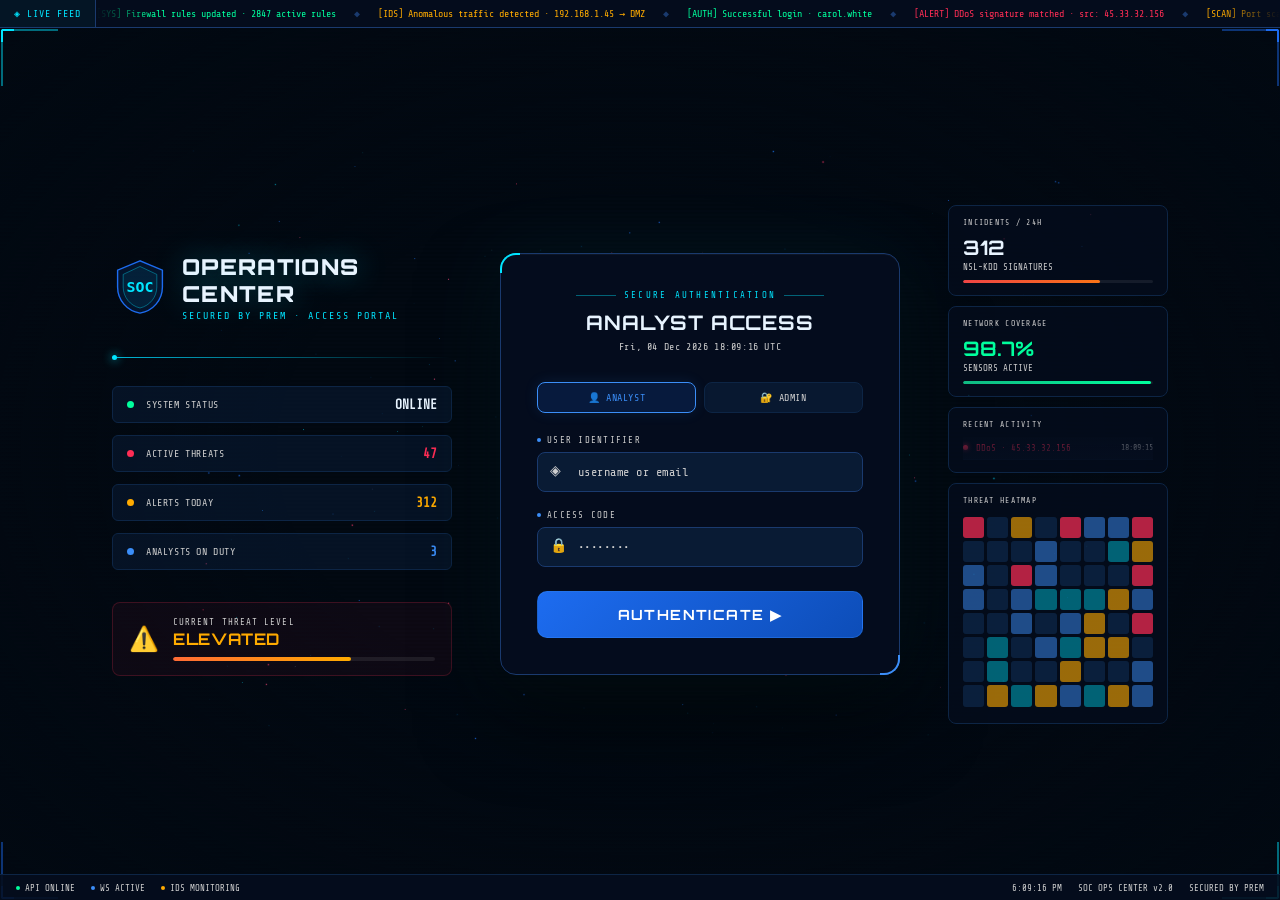
<file: dashboards.html>
<!DOCTYPE html>
<html lang="en">
<head>
<meta charset="UTF-8"/>
<meta name="viewport" content="width=device-width,initial-scale=1"/>
<meta http-equiv="Cache-Control" content="no-cache, no-store, must-revalidate"/>
<meta http-equiv="Pragma" content="no-cache"/>
<meta http-equiv="Expires" content="0"/>
<title>SOC Operations Center · NSL-KDD</title>
<style>
/* style.css — SOC Operations Center v6 · Professional Palette */
@import url('https://fonts.googleapis.com/css2?family=IBM+Plex+Mono:wght@400;600&family=Inter:wght@400;500;600;700&display=swap');

:root{
  --bg:  #080e1a;   /* deep navy */
  --s1:  #0c1425;   /* surface 1 */
  --s2:  #101c30;   /* surface 2 */
  --s3:  #162236;   /* surface 3 */
  --s4:  #1c2a40;   /* surface 4 */
  --b1:  rgba(30,55,90,.5);  /* border 1 */
  --b2:  rgba(30,55,90,.35); /* border 2 */
  --t1:  #e2e8f0;
  --t2:  #cfcfcf;
  --t3:  #cfcfcf;
  --blue:  #3b82f6;
  --blue2: #60a5fa;
  --green: #10b981;
  --warn:  #f59e0b;
  --red:   #ef4444;
  --purple:#8b5cf6;
  --teal:  #06b6d4;
  --orange:#f97316;
  --mono:  'IBM Plex Mono', monospace;
  --sans:  'Inter', system-ui, sans-serif;
  --rad:   10px;
  --shadow:0 2px 20px rgba(0,0,0,.45);
}

*{box-sizing:border-box;margin:0;padding:0}
html,body{height:100%;background:var(--bg);color:var(--t1);font-family:var(--sans);font-size:13px;line-height:1.5;overflow:hidden}
::-webkit-scrollbar{width:5px;height:5px}
::-webkit-scrollbar-track{background:var(--s1)}
::-webkit-scrollbar-thumb{background:var(--s3);border-radius:3px}
::-webkit-scrollbar-thumb:hover{background:var(--s4)}

/* ── Layout ── */
#app{display:flex;flex-direction:column;height:100vh}
.topbar{display:flex;align-items:center;gap:11px;padding:0 18px;height:52px;background:var(--s1);border-bottom:1px solid var(--b1);flex-shrink:0;z-index:10}
.topbar-logo{display:flex;align-items:center;gap:9px;font-family:var(--mono);font-size:11px;color:var(--t2)}
.topbar-logo .lg-icon{font-size:20px}
.topbar-logo .lg-name{font-weight:600;color:var(--t1);letter-spacing:.04em;font-size:12px}
.topbar-logo .lg-ver{font-size:9px;color:var(--t3);letter-spacing:.08em}
.topbar-spacer{flex:1}
.topbar-actions{display:flex;align-items:center;gap:7px}

.nav{display:flex;gap:1px;overflow-x:auto;background:var(--s1);border-bottom:1px solid var(--b1);flex-shrink:0;padding:0 14px}
.ntab{padding:11px 16px;font-size:11px;font-weight:600;letter-spacing:.05em;cursor:pointer;border-bottom:2px solid transparent;color:var(--t3);text-transform:uppercase;transition:all .18s;white-space:nowrap;user-select:none;background:none;border-top:none;border-left:none;border-right:none}
.ntab:hover{color:var(--t2);background:rgba(59,130,246,.05)}
.ntab.active{color:var(--blue2);border-bottom-color:var(--blue)}

.main{flex:1;overflow:auto;background:var(--bg)}
.view{padding:18px;animation:fadein .18s ease}
@keyframes fadein{from{opacity:0;transform:translateY(5px)}to{opacity:1;transform:none}}
.hidden{display:none!important}

/* ── Stat Cards ── */
.stats-row{display:flex;gap:10px;flex-wrap:wrap;margin-bottom:16px}
.sc{flex:1;min-width:120px;background:var(--s2);border:1px solid var(--b2);border-radius:var(--rad);padding:14px 15px;cursor:default;transition:all .18s}
.sc:hover{background:var(--s3);transform:translateY(-1px)}
.sc-lbl{font-size:9px;font-weight:600;letter-spacing:.1em;color:var(--t3);text-transform:uppercase;font-family:var(--mono);margin-bottom:5px}
.sc-val{font-size:24px;font-weight:700;font-family:var(--mono);color:var(--t1);letter-spacing:-.5px}

/* ── Card ── */
.card{background:var(--s2);border:1px solid var(--b2);border-radius:var(--rad);margin-bottom:12px;overflow:hidden;transition:box-shadow .18s}
.card:hover{box-shadow:0 4px 20px rgba(0,0,0,.35)}
.ch{display:flex;align-items:center;justify-content:space-between;padding:12px 16px;border-bottom:1px solid var(--b2)}
.ct{font-size:12px;font-weight:700;letter-spacing:.03em;color:var(--t1)}
.cmeta{font-size:10px;color:var(--t3);font-family:var(--mono)}
.cb{padding:14px 16px}
.sect-title{font-size:10px;font-weight:700;letter-spacing:.1em;text-transform:uppercase;color:var(--t3);font-family:var(--mono)}

/* ── Buttons ── */
.btn{padding:7px 14px;border-radius:7px;font-size:11px;font-weight:600;cursor:pointer;border:none;transition:all .16s;font-family:var(--sans);letter-spacing:.03em;white-space:nowrap}
.bp{background:var(--blue);color:#fff}
.bp:hover{background:#2563eb;transform:translateY(-1px)}
.bs{background:var(--s3);color:var(--t2);border:1px solid var(--b1)}
.bs:hover{background:var(--s4);color:var(--t1)}
.bd{background:rgba(239,68,68,.12);color:var(--red);border:1px solid rgba(239,68,68,.2)}
.bd:hover{background:rgba(239,68,68,.22)}
.bg{background:rgba(16,185,129,.12);color:var(--green);border:1px solid rgba(16,185,129,.2)}
.bg:hover{background:rgba(16,185,129,.22)}
.bsm{padding:4px 10px;font-size:10px}

/* ── Input/Select ── */
.inp{width:100%;background:var(--s3);border:1px solid var(--b1);border-radius:6px;padding:7px 10px;color:var(--t1);font-size:12px;font-family:var(--sans);outline:none;transition:border-color .15s;resize:vertical}
.inp:focus{border-color:rgba(59,130,246,.5);box-shadow:0 0 0 2px rgba(59,130,246,.12)}
.sel{width:100%;background:var(--s3);border:1px solid var(--b1);border-radius:6px;padding:7px 10px;color:var(--t1);font-size:12px;font-family:var(--sans);outline:none;cursor:pointer}
.frow{margin-bottom:11px}
.frow2{display:grid;grid-template-columns:1fr 1fr;gap:11px}
.fl{display:block;font-size:10px;font-weight:600;color:var(--t3);letter-spacing:.08em;text-transform:uppercase;margin-bottom:4px;font-family:var(--mono)}

/* ── Table ── */
.tw{overflow-x:auto}
.tbl{width:100%;border-collapse:collapse;font-size:11px}
.tbl thead tr{background:var(--s3)}
.tbl th{padding:9px 12px;text-align:left;font-size:9px;font-weight:700;letter-spacing:.1em;color:var(--t3);text-transform:uppercase;font-family:var(--mono);border-bottom:1px solid var(--b1);white-space:nowrap}
.tbl td{padding:9px 12px;border-bottom:1px solid rgba(30,55,90,.2);vertical-align:middle;color:var(--t2)}
.tbl tr:last-child td{border-bottom:none}
.tbl tbody tr:hover{background:rgba(59,130,246,.04);cursor:pointer}

/* ── Alerts tab ── */
.alert-toolbar{display:flex;gap:9px;flex-wrap:wrap;margin-bottom:13px;align-items:center}
.alert-toolbar .inp{max-width:200px;padding:7px 11px}
.alert-toolbar .sel{max-width:145px}
.rc{display:flex;align-items:center;gap:6px}
.rn{font-family:var(--mono);font-size:12px;font-weight:700;min-width:28px}
.rt{flex:1;width:50px;height:4px;background:var(--s3);border-radius:999px;overflow:hidden}
.rf{height:100%;border-radius:999px;transition:width .3s}

/* Severity pills */
.pill{display:inline-block;padding:2px 8px;border-radius:4px;font-size:9px;font-weight:700;letter-spacing:.05em;font-family:var(--mono)}
.p-new{background:rgba(59,130,246,.15);color:var(--blue2)}
.p-investigating{background:rgba(245,158,11,.15);color:var(--warn)}
.p-resolved{background:rgba(16,185,129,.15);color:var(--green)}
.p-false_positive{background:rgba(71,85,105,.3);color:var(--t3)}
.p-escalated{background:rgba(239,68,68,.15);color:var(--red)}
.pri{display:inline-block;padding:2px 6px;border-radius:3px;font-size:8px;font-weight:700;font-family:var(--mono);letter-spacing:.07em}
.pri-imm{background:rgba(239,68,68,.18);color:var(--red)}
.pri-hig{background:rgba(249,115,22,.18);color:var(--orange)}
.pri-nor{background:rgba(59,130,246,.14);color:var(--blue2)}
.pri-low{background:rgba(100,116,139,.18);color:var(--t2)}
.empty{text-align:center;padding:40px;color:var(--t3);font-size:12px}
.eico{font-size:32px;margin-bottom:10px}
#alertCnt{font-size:10px;font-family:var(--mono);color:var(--t3);margin-left:auto}

/* ── Demo bar ── */
.demo-bar{background:linear-gradient(90deg,rgba(245,158,11,.12),rgba(245,158,11,.06));border-bottom:1px solid rgba(245,158,11,.25);padding:6px 18px;font-size:10px;color:var(--warn);font-family:var(--mono);display:flex;align-items:center;gap:8px;flex-shrink:0}

/* ── Grid helpers ── */
.g2{display:grid;grid-template-columns:1fr 1fr;gap:12px}
.g3{display:grid;grid-template-columns:1fr 1fr 1fr;gap:10px}

/* ── Live feed ── */
#liveIndicator{position:relative;background:var(--s3);border:1px solid var(--b1);border-radius:7px;padding:5px 11px;font-size:10px;cursor:pointer;display:flex;align-items:center;gap:7px;transition:background .15s}
#liveIndicator:hover{background:var(--s4)}
#liveHeaderDot{width:7px;height:7px;border-radius:50%;background:#ef4444;flex-shrink:0;transition:background .3s}
#liveFeedPanel{position:fixed;right:14px;top:60px;width:340px;max-height:460px;background:var(--s1);border:1px solid var(--b1);border-radius:var(--rad);box-shadow:var(--shadow);z-index:200;display:flex;flex-direction:column}
#liveFeedPanel .pnl-hdr{padding:12px 14px;border-bottom:1px solid var(--b2);display:flex;align-items:center;justify-content:space-between}
#liveFeedPanel .pnl-title{font-size:11px;font-weight:700;display:flex;align-items:center;gap:7px}
#liveFeedStatusDot{width:7px;height:7px;border-radius:50%;background:#ef4444;flex-shrink:0}
#liveFeedList{overflow-y:auto;flex:1;padding:8px}
.lf-item{padding:9px 10px;border-radius:6px;margin-bottom:5px;cursor:pointer;transition:background .12s;border:1px solid transparent}
.lf-item:hover{background:var(--s3)}
.lf-new{background:rgba(59,130,246,.05);border-color:rgba(59,130,246,.18)}
.lf-top{display:flex;align-items:center;justify-content:space-between;margin-bottom:3px}
.lf-type{font-size:11px;font-weight:600;text-transform:capitalize;display:flex;align-items:center;gap:6px}
.lf-badge{background:var(--blue);color:#fff;font-size:8px;padding:1px 6px;border-radius:3px;font-family:var(--mono)}
.lf-sev{font-size:9px;padding:1px 6px;border-radius:3px;font-weight:700;font-family:var(--mono)}
.lf-meta{font-size:9px;color:var(--t3);font-family:var(--mono)}

/* ── Notifications ── */
.notif-wrap{position:relative}
#notifBtn{position:relative;background:var(--s3);border:1px solid var(--b1);border-radius:7px;padding:5px 11px;font-size:10px;cursor:pointer;transition:background .15s}
#notifBtn:hover{background:var(--s4)}
#nbadge{position:absolute;top:-4px;right:-4px;width:8px;height:8px;background:var(--red);border-radius:50%;border:2px solid var(--bg)}
#notifPanel{position:fixed;right:14px;top:60px;width:300px;max-height:380px;background:var(--s1);border:1px solid var(--b1);border-radius:var(--rad);box-shadow:var(--shadow);z-index:200;overflow:hidden;display:flex;flex-direction:column}
.pnl-hdr{padding:11px 14px;border-bottom:1px solid var(--b2);display:flex;align-items:center;justify-content:space-between;font-size:11px;font-weight:700}
.xbtn{background:none;border:none;color:var(--t3);cursor:pointer;font-size:14px;padding:2px 6px;border-radius:4px}
.xbtn:hover{background:var(--s3);color:var(--t1)}
#notifList{overflow-y:auto;flex:1;padding:8px}
.npi{padding:8px 10px;border-radius:5px;margin-bottom:4px;font-size:11px;border-bottom:1px solid var(--b2)}
.npm{color:var(--t2);line-height:1.4}
.npt{font-size:9px;color:var(--t3);font-family:var(--mono);margin-top:2px}

/* ── Modal ── */
.mo{position:fixed;inset:0;background:rgba(0,0,0,.72);z-index:500;display:flex;align-items:center;justify-content:center;padding:20px;backdrop-filter:blur(4px)}
.mbox{background:var(--s1);border:1px solid var(--b1);border-radius:12px;box-shadow:0 20px 60px rgba(0,0,0,.6);display:flex;flex-direction:column;max-height:88vh;min-width:360px;animation:modalIn .18s ease}
.mbox.sm{width:min(480px,100%)}
.mbox.lg{width:min(820px,100%)}
@keyframes modalIn{from{opacity:0;transform:translateY(10px) scale(.97)}to{opacity:1;transform:none}}
.mh{display:flex;align-items:center;justify-content:space-between;padding:14px 18px;border-bottom:1px solid var(--b2);flex-shrink:0}
.mt{font-size:13px;font-weight:700}
.mbody{overflow-y:auto;padding:18px;flex:1}
.mft{padding:12px 18px;border-top:1px solid var(--b2);display:flex;gap:9px;justify-content:flex-end;flex-shrink:0;background:var(--s2)}

/* ── Analytics ── */
#anaKpi{display:flex;gap:9px;flex-wrap:wrap;margin-bottom:14px}
#anaKpi .sc{min-width:110px}
#anaGrid1,#anaGrid2{display:grid;grid-template-columns:1fr 1fr;gap:12px;margin-bottom:12px}
.acard{background:var(--s2);border:1px solid var(--b2);border-radius:var(--rad);overflow:hidden;transition:all .18s}
.acard:hover{box-shadow:0 4px 16px rgba(0,0,0,.3);transform:translateY(-1px)}
.ach{display:flex;align-items:center;justify-content:space-between;padding:11px 14px;border-bottom:1px solid var(--b2)}
.act{font-size:11px;font-weight:700;color:var(--t1)}
.eh{font-size:9px;color:var(--t3);letter-spacing:.05em;font-family:var(--mono)}
.acb{padding:14px}
.dl-item{display:flex;align-items:center;gap:7px}
.brow:hover{background:rgba(59,130,246,.06)}
.slrow{display:flex;align-items:center;gap:9px;padding:5px 0;border-bottom:1px solid rgba(30,55,90,.2);cursor:pointer;transition:background .12s}
.slrow:hover{background:rgba(59,130,246,.05);border-radius:4px;padding-left:4px}
.slrow:last-child{border-bottom:none}
.sev-grid{display:grid;grid-template-columns:repeat(5,1fr);gap:9px}
.sevc{background:var(--s3);border-radius:8px;padding:12px;text-align:center}
.sevv{font-size:22px;font-weight:700;font-family:var(--mono)}
.sevl{font-size:9px;color:var(--t3);text-transform:uppercase;letter-spacing:.08em;font-family:var(--mono);margin-top:2px}

/* ── Team ── */
#teamKpi{display:flex;gap:9px;flex-wrap:wrap;margin-bottom:14px}
.team-section-header{display:flex;align-items:center;justify-content:space-between;margin-bottom:10px}
.team-section-title{font-size:11px;font-weight:700;letter-spacing:.08em;text-transform:uppercase;color:var(--t3);font-family:var(--mono)}
.team-grid{display:grid;grid-template-columns:repeat(auto-fill,minmax(168px,1fr));gap:12px;margin-bottom:18px}
.mcard{background:var(--s2);border:1px solid var(--b2);border-radius:var(--rad);padding:16px;text-align:center;position:relative;cursor:pointer;transition:all .18s}
.mcard:hover{border-color:rgba(59,130,246,.3);transform:translateY(-2px);box-shadow:0 6px 20px rgba(0,0,0,.3)}
.mact{position:absolute;top:9px;right:9px;display:flex;gap:4px;opacity:0;transition:opacity .15s}
.mcard:hover .mact{opacity:1}
.mabt{background:none;border:none;cursor:pointer;font-size:13px;padding:3px;border-radius:4px;transition:background .12s}
.mabt:hover{background:var(--s4)}
.mav{width:46px;height:46px;border-radius:12px;margin:0 auto 10px;display:flex;align-items:center;justify-content:center;font-size:18px;font-weight:700;color:#fff}
.av-a{background:linear-gradient(135deg,#3b82f6,#2563eb)}
.av-b{background:linear-gradient(135deg,#10b981,#059669)}
.av-c{background:linear-gradient(135deg,#f59e0b,#d97706)}
.av-d{background:linear-gradient(135deg,#8b5cf6,#7c3aed)}
.av-e{background:linear-gradient(135deg,#ef4444,#dc2626)}
.av-f{background:linear-gradient(135deg,#06b6d4,#0891b2)}
.av-g{background:linear-gradient(135deg,#f97316,#ea580c)}
.av-h{background:linear-gradient(135deg,#84cc16,#65a30d)}
.mname{font-weight:700;font-size:13px;margin-bottom:2px}
.mrole{font-size:9px;color:var(--t3);font-family:var(--mono);letter-spacing:.04em;margin-bottom:12px}
.mstats{display:grid;grid-template-columns:1fr 1fr 1fr;gap:6px}
.mstat{background:var(--s3);border-radius:6px;padding:6px 4px;text-align:center}
.msv{font-size:16px;font-weight:700;font-family:var(--mono)}
.msl{font-size:8px;color:var(--t3);text-transform:uppercase;letter-spacing:.06em;font-family:var(--mono);margin-top:1px}
.group-grid{display:grid;grid-template-columns:repeat(auto-fill,minmax(200px,1fr));gap:12px;margin-bottom:18px}
.gcard{background:var(--s2);border:1px solid var(--b2);border-radius:var(--rad);padding:15px;cursor:pointer;transition:all .18s}
.gcard:hover{border-color:rgba(59,130,246,.3);transform:translateY(-2px)}
.gicon{width:38px;height:38px;border-radius:9px;display:flex;align-items:center;justify-content:center;font-size:18px;margin-bottom:9px}
.gname{font-weight:700;font-size:13px;margin-bottom:3px}
.gsub{font-size:10px;font-family:var(--mono);letter-spacing:.04em}
.chip{display:inline-block;background:var(--s3);border-radius:4px;padding:2px 7px;font-size:9px;color:var(--t2);margin:2px}

/* ── Playbook ── */
.pb-header{margin-bottom:12px}
.pb-step{display:flex;align-items:center;gap:10px;padding:9px 12px;border-radius:7px;margin-bottom:5px;border:1px solid var(--b2);background:var(--s2);transition:all .2s}
.pb-step.run{background:rgba(245,158,11,.07);border-color:rgba(245,158,11,.3)}
.pb-step.done{background:rgba(16,185,129,.07);border-color:rgba(16,185,129,.2)}
.pb-ico{font-size:14px;flex-shrink:0}
.pb-desc{flex:1;font-size:12px;color:var(--t2)}
.pb-dur{font-size:9px;font-family:var(--mono);color:var(--t3)}
.pb-prog-bar{height:6px;background:var(--s3);border-radius:999px;margin:12px 0 5px;overflow:hidden}
.pb-prog-fill{height:100%;background:linear-gradient(90deg,var(--blue),var(--teal));border-radius:999px;transition:width .4s ease}
.pb-prog-meta{display:flex;justify-content:space-between;font-size:9px;color:var(--t3);font-family:var(--mono);margin-bottom:12px}
.pb-actions{display:flex;gap:9px;flex-wrap:wrap;margin-top:14px}
.pb-report-pre{background:var(--s3);border:1px solid var(--b1);border-radius:7px;padding:12px;font-family:var(--mono);font-size:10px;color:var(--t2);white-space:pre-wrap;overflow-y:auto;max-height:240px;line-height:1.6}
.pb-saved-msg{background:rgba(16,185,129,.1);border:1px solid rgba(16,185,129,.2);border-radius:7px;padding:10px 14px;font-size:11px;color:var(--green);margin-top:10px;font-weight:600}

/* ── Attack Map ── */
.am-wrap{display:grid;grid-template-columns:1fr 260px;gap:14px;height:100%}
.am-main{display:flex;flex-direction:column;gap:12px}
.am-stats{display:grid;grid-template-columns:repeat(4,1fr);gap:10px}
.am-stat{background:var(--s2);border:1px solid var(--b2);border-radius:8px;padding:11px}
.am-stat-v{font-size:20px;font-weight:700;font-family:var(--mono);color:var(--t1)}
.am-stat-l{font-size:9px;color:var(--t3);text-transform:uppercase;letter-spacing:.08em;font-family:var(--mono);margin-top:2px}
.am-map-card{background:var(--s2);border:1px solid var(--b2);border-radius:var(--rad);overflow:hidden;flex:1}
.am-filter-row{display:flex;gap:6px;flex-wrap:wrap;padding:9px 12px;border-bottom:1px solid var(--b2);background:var(--s3)}
.am-filter-btn{padding:4px 11px;border-radius:5px;font-size:10px;font-weight:600;cursor:pointer;border:1px solid var(--b1);background:var(--s2);color:var(--t3);transition:all .14s;font-family:var(--mono)}
.am-filter-btn:hover,.am-filter-btn.active{background:var(--blue);color:#fff;border-color:var(--blue)}
.am-sidebar{display:flex;flex-direction:column;gap:12px}
.am-sidebar .card{flex:1;overflow:hidden}
.am-country-row{display:flex;align-items:center;gap:7px;padding:7px 8px;border-radius:7px;cursor:pointer;transition:background .12s;border-bottom:1px solid var(--b2)}
.am-country-row:hover{background:var(--s3)}
.am-country-row:last-child{border-bottom:none}
.am-rank{font-size:10px;font-family:var(--mono);font-weight:700;color:var(--t3);min-width:22px}
.am-flag{font-size:16px;flex-shrink:0}
.am-cinfo{display:flex;flex-direction:column;flex:1;min-width:0}
.am-cname{font-size:11px;font-weight:600;overflow:hidden;text-overflow:ellipsis;white-space:nowrap}
.am-ctype{font-size:9px;color:var(--t3);font-family:var(--mono);overflow:hidden;text-overflow:ellipsis;white-space:nowrap}
.am-country-bar{flex:1;height:4px;background:var(--s3);border-radius:999px;overflow:hidden;min-width:0;max-width:70px}
.am-cbar-fill{height:100%;border-radius:999px;transition:width .4s}
.am-count{font-size:11px;font-weight:700;font-family:var(--mono);min-width:28px;text-align:right}
#attackMapTooltip{position:fixed;background:var(--s1);border:1px solid var(--b1);border-radius:8px;padding:11px 13px;font-size:11px;z-index:300;max-width:200px;box-shadow:var(--shadow);line-height:1.6;pointer-events:none}

/* ── Shift Report ── */
.rpt-hdr{background:linear-gradient(125deg,var(--s2),var(--s1));border:1px solid var(--b1);border-radius:var(--rad);overflow:hidden;margin-bottom:14px;position:relative}
.rpt-stripe{position:absolute;top:0;left:0;right:0;height:3px;background:linear-gradient(90deg,var(--blue),var(--teal),var(--purple))}
.rpt-hdr-body{display:flex;align-items:center;justify-content:space-between;padding:18px 22px}
.rpt-risk-badge{text-align:center;background:var(--s3);border:1px solid var(--b2);border-radius:9px;padding:12px 20px}
.rfind{background:var(--s2);border:1px solid var(--b2);border-radius:8px;padding:14px 15px;margin-bottom:8px;transition:background .15s}
.rfind:hover{background:var(--s3)}
.rsev{display:inline-block;padding:2px 9px;border-radius:4px;font-size:9px;font-weight:700;letter-spacing:.08em;font-family:var(--mono);margin-bottom:5px}
.rs-crit{background:rgba(239,68,68,.15);color:var(--red)}
.rs-high{background:rgba(245,158,11,.15);color:var(--warn)}
.rs-med{background:rgba(59,130,246,.15);color:var(--blue2)}
.rs-low{background:rgba(100,116,139,.18);color:var(--t2)}

/* ── Threat Intel ── */
#intelKpi{display:flex;gap:9px;flex-wrap:wrap;margin-bottom:14px}
#intelGrid{display:grid;grid-template-columns:repeat(auto-fill,minmax(290px,1fr));gap:12px}
.ic{background:var(--s2);border:1px solid var(--b2);border-radius:var(--rad);overflow:hidden;transition:all .18s}
.ic:hover{box-shadow:0 4px 20px rgba(0,0,0,.35);transform:translateY(-1px)}
.ich{display:flex;align-items:center;justify-content:space-between;padding:11px 14px;border-bottom:1px solid var(--b2)}
.ict{font-size:11px;font-weight:700;color:var(--t1)}
.icb{padding:12px 14px}
.irow{display:flex;align-items:center;gap:8px;padding:6px 7px;border-radius:6px;cursor:pointer;transition:background .12s;margin-bottom:3px}
.irow:hover{background:var(--s3)}
.irank{width:20px;height:20px;border-radius:5px;display:flex;align-items:center;justify-content:center;font-size:9px;font-weight:700;font-family:var(--mono);flex-shrink:0}
.ilbl{flex:1;font-size:11px;color:var(--t2);overflow:hidden;text-overflow:ellipsis;white-space:nowrap;min-width:0}
.ibar{flex:1;height:4px;background:var(--s3);border-radius:999px;overflow:hidden;max-width:80px}
.ibarf{height:100%;border-radius:999px;transition:width .5s ease}
.ival{font-size:10px;font-weight:700;font-family:var(--mono);min-width:24px;text-align:r
/* ── Pagination ── */
#alertPager{padding:0 2px;}
#alertPager button:hover:not([disabled]){background:var(--s3)!important;color:var(--t1)!important;border-color:var(--blue)!important;}
.pager-num:hover{opacity:.85;}
</style>
</head>
<body>
<div id="app">

<div id="demoBar" class="demo-bar hidden">
  ⚠ Demo Mode · Backend unreachable · NSL-KDD simulated data ·
  <a href="#" style="color:var(--blue2);text-decoration:none" onclick="loadData();return false;">Retry Connection</a>
</div>

<div class="topbar">
  <div class="topbar-logo">
    <div class="lg-icon">🛡️</div>
    <div>
      <div class="lg-name">SOC OPERATIONS CENTER</div>
      <div class="lg-ver">NSL-KDD · v6.0</div>
    </div>
  </div>
  <div class="topbar-spacer"></div>
  <div class="topbar-actions">
    <button id="simulateBtn" class="btn bs">⚡ Simulate</button>
    <button id="liveIndicator"><span id="liveHeaderDot"></span> Live Feed</button>
    <div class="notif-wrap">
      <button id="notifBtn">🔔 Alerts<span id="nbadge" class="hidden"></span></button>
      <div id="notifPanel" class="hidden">
        <div class="pnl-hdr"><span>Notifications</span><button class="xbtn" id="notifClose">✕</button></div>
        <div id="notifList" style="overflow-y:auto;flex:1;padding:8px"></div>
      </div>
    </div>
  </div>
</div>

<div id="liveFeedPanel" class="hidden">
  <div class="pnl-hdr">
    <div class="pnl-title"><span id="liveFeedStatusDot"></span> Live Threat Feed</div>
    <div style="display:flex;align-items:center;gap:9px">
      <span id="liveFeedStatusText" style="font-size:9px;color:var(--t3);font-family:var(--mono)"></span>
      <span style="font-size:9px;color:var(--t3);font-family:var(--mono)">Today: <b id="liveFeedTotalToday">0</b></span>
      <button class="xbtn" id="liveFeedClose">✕</button>
    </div>
  </div>
  <div id="liveFeedList"></div>
</div>

<nav class="nav">
  <button class="ntab active" data-v="alerts">⚡ Alerts</button>
  <button class="ntab" data-v="analytics">📊 Analytics</button>
  <button class="ntab" data-v="team">👥 Team</button>
  <button class="ntab" data-v="attack-map">🗺️ Attack Map</button>
  <button class="ntab" data-v="shift-report">📋 Shift Report</button>
  <button class="ntab" data-v="threat-intel">🔍 Threat Intel</button>
</nav>

<div class="main">

<!-- ALERTS -->
<div class="view" id="v-alerts">
  <div class="stats-row">
    <div class="sc"><div class="sc-lbl">📥 Total Processed</div><div class="sc-val" id="s-tot">—</div></div>
    <div class="sc"><div class="sc-lbl">🔍 Investigating</div><div class="sc-val" id="s-inv" style="color:var(--warn)">—</div></div>
    <div class="sc"><div class="sc-lbl">✅ Resolved</div><div class="sc-val" id="s-res" style="color:var(--green)">—</div></div>
    <div class="sc"><div class="sc-lbl">🚫 False Positives</div><div class="sc-val" id="s-fp" style="color:var(--t3)">—</div></div>
    <div class="sc"><div class="sc-lbl">⚡ Escalated</div><div class="sc-val" id="s-esc" style="color:var(--red)">—</div></div>
    <div class="sc"><div class="sc-lbl">⏱ Time Saved</div><div class="sc-val" id="s-time" style="color:var(--teal)">—</div></div>
    <div class="sc"><div class="sc-lbl">🎯 Model Acc.</div><div class="sc-val" id="s-acc" style="color:var(--purple)">—</div></div>
    <div class="sc"><div class="sc-lbl">⚠️ Avg Risk</div><div class="sc-val" id="s-risk" style="color:var(--orange)">—</div></div>
  </div>
  <div class="card">
    <div class="ch">
      <div class="ct">🚨 Alert Queue <span id="alertCnt" style="font-size:10px;font-weight:400;color:var(--t3);margin-left:8px"></span></div>
      <div style="display:flex;gap:8px">
        <button id="refreshBtn" class="btn bs">🔄 Refresh</button>
        <button id="exportBtn" class="btn bs">⬇ CSV</button>
      </div>
    </div>
    <div class="cb" style="padding-bottom:4px">
      <div class="alert-toolbar">
        <input class="inp" id="searchInp" placeholder="🔍 Search alerts, IPs, assets…" style="max-width:240px"/>
        <select class="sel" id="statusSel" style="max-width:150px">
          <option value="all">All Status</option>
          <option value="new">New</option>
          <option value="investigating">Investigating</option>
          <option value="resolved">Resolved</option>
          <option value="false_positive">False Positive</option>
          <option value="escalated">Escalated</option>
        </select>
        <select class="sel" id="priSel" style="max-width:140px">
          <option value="all">All Priority</option>
          <option value="immediate">Immediate</option>
          <option value="high">High</option>
          <option value="normal">Normal</option>
          <option value="low">Low</option>
        </select>
        <select class="sel" id="dateSel" style="max-width:130px">
          <option value="all">All Time</option>
          <option value="24h">Last 24h</option>
          <option value="7d">Last 7 days</option>
          <option value="30d">Last 30 days</option>
        </select>
      </div>
    </div>
    <div class="tw">
      <table class="tbl">
        <thead><tr>
          <th style="width:26px"><input type="checkbox" style="accent-color:var(--blue)"/></th>
          <th>Status</th><th>Alert / Signature</th><th>Asset</th>
          <th>Priority</th><th>Risk</th><th>Assigned To</th><th>Age</th><th>Action</th>
        </tr></thead>
        <tbody id="alertsBody"></tbody>
      </table>
      <div id="alertsEmpty" class="empty hidden"><div class="eico">🔍</div>No alerts match your filters</div>
      <div id="alertPager"></div>
    </div>
  </div>
</div>

<!-- ANALYTICS -->
<div class="view hidden" id="v-analytics">
  <div style="display:flex;align-items:center;margin-bottom:12px">
    <div style="font-size:16px;font-weight:700">📊 Threat Analytics</div>
    <span style="font-size:11px;color:var(--t3);font-weight:400;margin-left:8px">NSL-KDD</span>
  </div>
  <div id="anaKpi"></div>
  <div id="anaGrid1"></div>
  <div id="anaGrid2"></div>
  <div id="anaWide"></div>
</div>

<!-- TEAM -->
<div class="view hidden" id="v-team">
  <div id="teamKpi"></div>
  <div class="team-section-header">
    <div class="team-section-title">👤 Team Members</div>
    <button id="addMemberBtn" class="btn bp">+ Add Member</button>
  </div>
  <div class="team-grid" id="teamCards"></div>
  <div class="team-section-header" style="margin-top:8px">
    <div class="team-section-title">🏷️ Groups</div>
    <button id="addGroupBtn" class="btn bs">+ New Group</button>
  </div>
  <div class="group-grid" id="groupCards"></div>
  <div class="card">
    <div class="ch">
      <div class="ct">📈 Workload Distribution</div>
      <button id="addGroupBtn2" class="btn bs" style="font-size:10px">+ New Group</button>
    </div>
    <div class="tw">
      <table class="tbl">
        <thead><tr><th>Analyst</th><th>Role</th><th>Shift</th><th>Active</th><th>Resolved</th><th>Escalated</th><th>Capacity</th><th>Avg Risk</th></tr></thead>
        <tbody id="teamWL"></tbody>
      </table>
    </div>
  </div>
</div>

<!-- ATTACK MAP -->
<div class="view hidden" id="v-attack-map">

  <div style="display:grid;grid-template-columns:repeat(6,1fr);gap:10px;margin-bottom:14px">
    <div class="am-stat"><div class="am-stat-v" id="mapStatCountries">—</div><div class="am-stat-l">🌏 Source Countries</div></div>
    <div class="am-stat"><div class="am-stat-v" id="mapStatIPs">—</div><div class="am-stat-l">🌐 Unique IPs</div></div>
    <div class="am-stat"><div class="am-stat-v" id="mapStatTop" style="font-size:13px">—</div><div class="am-stat-l">🔴 Top Source</div></div>
    <div class="am-stat"><div class="am-stat-v" id="mapStatAttacks">—</div><div class="am-stat-l">⚡ Total Mapped</div></div>
    <div class="am-stat"><div class="am-stat-v" id="mapStatCrit" style="color:#ef4444">—</div><div class="am-stat-l">🚨 Critical Nations</div></div>
    <div class="am-stat"><div class="am-stat-v" id="mapStatRisk">—</div><div class="am-stat-l">📊 Avg Risk Score</div></div>
  </div>

  <div class="am-wrap" style="grid-template-columns:1fr 270px;align-items:start">
    <div class="am-map-card card" style="margin-bottom:0;position:relative;overflow:visible">
      <div class="am-filter-row" style="flex-wrap:wrap;gap:5px">
        <button class="am-filter-btn active" onclick="setMapFilter('all',this)">All</button>
        <button class="am-filter-btn" onclick="setMapFilter('dos_attack',this)">DoS</button>
        <button class="am-filter-btn" onclick="setMapFilter('brute_force',this)">Brute Force</button>
        <button class="am-filter-btn" onclick="setMapFilter('web_attack',this)">Web Attack</button>
        <button class="am-filter-btn" onclick="setMapFilter('sql_injection',this)">SQL Injection</button>
        <button class="am-filter-btn" onclick="setMapFilter('port_scan',this)">Port Scan</button>
        <button class="am-filter-btn" onclick="setMapFilter('malware_detection',this)">Malware</button>
        <button class="am-filter-btn" onclick="setMapFilter('data_exfiltration',this)">Exfil</button>
      </div>
      <div id="globeCanvas" style="width:100%;height:520px;background:#030810;position:relative;overflow:hidden"></div>
      <div style="position:absolute;bottom:14px;left:14px;display:flex;flex-direction:column;gap:7px;z-index:10">
        <div style="background:rgba(4,8,20,.88);border:1px solid rgba(59,130,246,.25);border-radius:9px;padding:8px 10px;backdrop-filter:blur(6px)">
          <div style="font-size:9px;color:#475569;letter-spacing:.08em;text-transform:uppercase;margin-bottom:5px;font-family:monospace">Map Style</div>
          <div style="display:flex;gap:5px">
            <button id="gt-cyber"  class="gb-theme active" onclick="setGlobeTheme('cyber')"  title="Cyber Blue">🔵</button>
            <button id="gt-atlas"  class="gb-theme"        onclick="setGlobeTheme('atlas')"  title="Atlas Green">🟢</button>
            <button id="gt-neon"   class="gb-theme"        onclick="setGlobeTheme('neon')"   title="Neon Purple">🟣</button>
            <button id="gt-heat"   class="gb-theme"        onclick="setGlobeTheme('heat')"   title="Heat Red">🔴</button>
          </div>
        </div>
        <div style="background:rgba(4,8,20,.88);border:1px solid rgba(59,130,246,.25);border-radius:9px;padding:8px 10px;backdrop-filter:blur(6px)">
          <div style="font-size:9px;color:#475569;letter-spacing:.08em;text-transform:uppercase;margin-bottom:5px;font-family:monospace">Controls</div>
          <div style="display:flex;gap:5px;align-items:center">
            <button id="rotBtn" class="gb-ctrl-btn" title="Toggle rotation" onclick="_g.autoRot=!_g.autoRot;updateRotBtn()">⏸</button>
            <button class="gb-ctrl-btn" title="Zoom in"  onclick="_g.zoom=Math.max(_g.minZ,_g.zoom-.3);updZoom()">+</button>
            <button class="gb-ctrl-btn" title="Zoom out" onclick="_g.zoom=Math.min(_g.maxZ,_g.zoom+.3);updZoom()">−</button>
            <button class="gb-ctrl-btn" title="Reset"    onclick="_g.trx=0;_g.try_=0;_g.zoom=2.6;_g.autoRot=true;updZoom();updateRotBtn()">⌂</button>
            <span style="font-size:9px;color:#475569;font-family:monospace">Zoom:<b id="zoomPct" style="color:#94a3b8;margin-left:3px">62%</b></span>
          </div>
        </div>
        <div style="background:rgba(4,8,20,.88);border:1px solid rgba(59,130,246,.25);border-radius:9px;padding:8px 10px;backdrop-filter:blur(6px)">
          <div style="font-size:9px;color:#475569;letter-spacing:.08em;text-transform:uppercase;margin-bottom:5px;font-family:monospace">Threat Level</div>
          <div style="display:flex;flex-direction:column;gap:3px">
            <div style="display:flex;align-items:center;gap:5px"><div style="width:8px;height:8px;border-radius:50%;background:#ef4444"></div><span style="font-size:9px;color:#94a3b8;font-family:monospace">Critical (&gt;75%)</span></div>
            <div style="display:flex;align-items:center;gap:5px"><div style="width:8px;height:8px;border-radius:50%;background:#f97316"></div><span style="font-size:9px;color:#94a3b8;font-family:monospace">High (&gt;45%)</span></div>
            <div style="display:flex;align-items:center;gap:5px"><div style="width:8px;height:8px;border-radius:50%;background:#f59e0b"></div><span style="font-size:9px;color:#94a3b8;font-family:monospace">Medium (&gt;20%)</span></div>
            <div style="display:flex;align-items:center;gap:5px"><div style="width:8px;height:8px;border-radius:50%;background:#10b981"></div><span style="font-size:9px;color:#94a3b8;font-family:monospace">Low</span></div>
            <div style="display:flex;align-items:center;gap:5px"><div style="width:8px;height:8px;border-radius:50%;background:#10b981;box-shadow:0 0 5px #10b981"></div><span style="font-size:9px;color:#10b981;font-family:monospace">Target Network</span></div>
          </div>
        </div>
      </div>
      <div style="position:absolute;top:52px;right:12px;font-size:9px;color:rgba(100,116,139,.65);font-family:monospace;z-index:10;text-align:right;line-height:1.8;background:rgba(3,8,16,.65);padding:5px 8px;border-radius:6px;backdrop-filter:blur(4px)">
        Drag to rotate · Scroll to zoom<br>Double-click to reset
      </div>
    </div>
    <div class="am-sidebar">
      <div class="card" style="margin-bottom:0;flex:1">
        <div class="ch">
          <div class="ct">🔴 Attack Sources</div>
          <div id="attackMapFilterInfo" class="hidden" style="font-size:10px;color:var(--t3)">
            <b id="attackMapFilterCountry"></b>
            <button id="attackMapClearFilter" class="btn bs" style="padding:2px 8px;font-size:9px;margin-left:5px">✕ Clear</button>
          </div>
        </div>
        <div style="padding:6px 8px;max-height:580px;overflow-y:auto"><div id="topCountriesList"></div></div>
      </div>
    </div>
  </div>
  <div id="globeTip" class="hidden" style="background:var(--s1);border:1px solid var(--b1);border-radius:10px;padding:13px 15px;font-size:11px;max-width:230px;box-shadow:0 8px 32px rgba(0,0,0,.6);pointer-events:none;line-height:1.5"></div>
</div>



<!-- SHIFT REPORT -->
<div class="view hidden" id="v-shift-report">
  <div style="display:flex;align-items:center;justify-content:space-between;margin-bottom:14px">
    <div style="font-size:16px;font-weight:700">📋 Shift Handover Report</div>
    <div style="display:flex;gap:9px">
      <button id="genReportBtn" class="btn bp">🔄 Regenerate</button>
      <button id="exportPdfBtn" class="btn bs">📄 Export PDF</button>
    </div>
  </div>
  <div id="shiftContent">
    <div class="card"><div class="cb">
      <div class="empty"><div class="eico">📋</div>Click Regenerate to build the shift report</div>
    </div></div>
  </div>
</div>

<!-- THREAT INTEL -->
<div class="view hidden" id="v-threat-intel">
  <div style="display:flex;align-items:center;justify-content:space-between;margin-bottom:12px">
    <div style="font-size:16px;font-weight:700">🔍 Threat Intelligence</div>
    <div style="display:flex;align-items:center;gap:10px">
      <span id="intelTs" style="font-size:10px;color:var(--t3);font-family:var(--mono)"></span>
      <button id="refreshIntelBtn" class="btn bs">🔄 Refresh Intel</button>
    </div>
  </div>
  <div id="intelKpi"></div>
  <div id="intelGrid">
    <div class="card"><div class="cb"><div class="empty"><div class="eico">🔍</div>Loading threat intelligence…</div></div></div>
  </div>
</div>

</div><!-- /main -->
</div><!-- /app -->
<div id="modalMount"></div>

<script>
// ===== CONFIG =====
// Production: always use the Render backend URL
window.RENDER_API_URL = "https://soc-dashboard-api.onrender.com";
(function(){
  if(window.RENDER_API_URL){
    window.API_BASE_URL = window.RENDER_API_URL.replace(/\/$/, "");
    window.WS_URL       = window.RENDER_API_URL.replace(/\/$/, "")
                            .replace(/^https/, "wss").replace(/^http/, "ws") + "/ws";
  } else {
    var host = (window.location.hostname==='' || window.location.hostname==='localhost')
               ? 'localhost' : window.location.hostname;
    var isLocal = (host==='localhost'||host==='127.0.0.1');
    window.API_BASE_URL = isLocal ? 'http://localhost:8000'
                                  : 'https://soc-dashboard-api.onrender.com';
    window.WS_URL       = isLocal ? 'ws://localhost:8000/ws'
                                  : 'wss://soc-dashboard-api.onrender.com/ws';
  }
  console.log("[config] API_BASE_URL =", window.API_BASE_URL);
})();
var SEVERITY_COLORS={critical:'#ef4444',high:'#f97316',medium:'#f59e0b',low:'#10b981',info:'#3b82f6'};
var STATUS_COLORS={new:'#3b82f6',investigating:'#f59e0b',resolved:'#10b981',false_positive:'#64748b',escalated:'#ef4444'};
var PRIORITY_COLORS={immediate:'#ef4444',high:'#f97316',normal:'#3b82f6',low:'#64748b'};
var PALETTE=['#3b82f6','#10b981','#f59e0b','#ef4444','#8b5cf6','#f97316','#06b6d4','#ec4899','#84cc16','#a78bfa'];
</script>

<script>
// ===== AUTH MODULE =====
// All helpers prefixed with _a to avoid any global name conflicts
var DEFAULT_AUTH_USERS=[
  {id:"admin",username:"admin",password:"admin",name:"Administrator",role:"Admin",shift:"24/7",color:"av-e",email:"admin@soc.io",isAdmin:true,active:true},
  {id:"m1",username:"alice.chen",password:"soc123",name:"Alice Chen",role:"Senior Analyst",shift:"Day",color:"av-a",email:"alice@soc.io",isAdmin:false,active:true},
  {id:"m2",username:"bob.martinez",password:"soc123",name:"Bob Martinez",role:"Threat Hunter",shift:"Day",color:"av-d",email:"bob@soc.io",isAdmin:false,active:true},
  {id:"m3",username:"carol.white",password:"soc123",name:"Carol White",role:"IR Specialist",shift:"Night",color:"av-b",email:"carol@soc.io",isAdmin:false,active:true},
  {id:"m4",username:"david.kim",password:"soc123",name:"David Kim",role:"Tier 2 Analyst",shift:"Day",color:"av-c",email:"david@soc.io",isAdmin:false,active:true},
  {id:"m5",username:"eve.johnson",password:"soc123",name:"Eve Johnson",role:"Junior Analyst",shift:"Night",color:"av-e",email:"eve@soc.io",isAdmin:false,active:true}
];
var ALL_ROLES=["Admin","Senior Analyst","Threat Hunter","IR Specialist","Tier 2 Analyst","Junior Analyst","SOC Manager","Forensic Analyst","Malware Analyst"];
var ALL_SHIFTS=["Day","Night","Weekend","24/7"];
var AV_GRAD={"av-a":"linear-gradient(135deg,#3b82f6,#2563eb)","av-b":"linear-gradient(135deg,#10b981,#059669)","av-c":"linear-gradient(135deg,#f59e0b,#d97706)","av-d":"linear-gradient(135deg,#8b5cf6,#7c3aed)","av-e":"linear-gradient(135deg,#ef4444,#dc2626)","av-f":"linear-gradient(135deg,#06b6d4,#0891b2)","av-g":"linear-gradient(135deg,#f97316,#ea580c)","av-h":"linear-gradient(135deg,#84cc16,#65a30d)"};
var SOC_SESSION=null;

// ── Prefixed helpers (no global name conflicts) ─────────────────────────────
function _aEl(t){return document.createElement(t);}
function _aCss(e,s){if(e&&e.style)e.style.cssText=s;}
function _aTxt(e,t){if(e)e.textContent=t;}

// ── User store ───────────────────────────────────────────────────────────────
function _loadUsers(){
  try{var r=localStorage.getItem("soc_users");if(r){var u=JSON.parse(r);if(Array.isArray(u)&&u.length)return u;}}catch(e){}
  var c=DEFAULT_AUTH_USERS.map(function(u){return Object.assign({},u);});
  localStorage.setItem("soc_users",JSON.stringify(c));return c;
}
function _saveUsers(u){localStorage.setItem("soc_users",JSON.stringify(u));}
function _getUsers(){return _loadUsers();}

// ── Session ──────────────────────────────────────────────────────────────────
function authInit(){
  try{
    var raw=localStorage.getItem("soc_session");
    if(!raw){window.location.href="login.html";return false;}
    var s=JSON.parse(raw);
    if(!s||s.expires<Date.now()){localStorage.removeItem("soc_session");window.location.href="login.html";return false;}
    var u=_getUsers().find(function(x){return x.id===s.id;});
    if(u&&u.active===false){localStorage.removeItem("soc_session");window.location.href="login.html";return false;}
    SOC_SESSION=s;return true;
  }catch(e){window.location.href="login.html";return false;}
}
function authLogout(){
  if(!confirm("Sign out of SOC Operations Center?"))return;
  localStorage.removeItem("soc_session");window.location.href="login.html";
}
function authGetSession(){return SOC_SESSION;}
function authIsAdmin(){return SOC_SESSION&&SOC_SESSION.isAdmin===true;}

// ── Topbar widget ────────────────────────────────────────────────────────────
function authInjectTopbar(){
  if(!SOC_SESSION)return;
  var s=SOC_SESSION;
  var grad=AV_GRAD[s.color]||AV_GRAD["av-a"];
  var ini=s.name?s.name[0].toUpperCase():"?";

  // Inject CSS — use _authStyleEl as variable name (NOT css, NOT el)
  if(!document.getElementById("auth-css")){
    var _authStyleEl=_aEl("style");
    _authStyleEl.id="auth-css";
    _authStyleEl.textContent=
      "@keyframes amIn{from{opacity:0;transform:translateY(-8px)}to{opacity:1;transform:translateY(0)}}"+
      "@keyframes asIn{from{opacity:0;transform:translateX(14px)}to{opacity:1;transform:translateX(0)}}"+
      ".ami:hover{background:rgba(29,108,240,.15)!important;color:#60a5fa!important}"+
      ".ami.dng:hover{background:rgba(255,45,85,.1)!important;color:#ff8099!important}"+
      ".umrow:hover{background:rgba(29,108,240,.08)!important}";
    document.head.appendChild(_authStyleEl);
  }

  // ── Wrapper ──
  var _w=_aEl("div");_w.id="authWidget";_aCss(_w,"position:relative;display:flex;align-items:center");

  // ── Button ──
  var _btn=_aEl("button");_btn.id="authBtn";
  _aCss(_btn,"display:flex;align-items:center;gap:8px;background:rgba(13,37,69,.5);border:1px solid #1a3a6e;border-radius:8px;padding:5px 10px 5px 6px;cursor:pointer;font-family:monospace;font-size:10px;color:#e8f4ff;transition:all .15s;outline:none");

  var _av=_aEl("div");_av.id="authAvatar";
  _aCss(_av,"width:28px;height:28px;border-radius:7px;background:"+grad+";display:flex;align-items:center;justify-content:center;font-weight:700;font-size:12px;color:#fff;flex-shrink:0");
  _aTxt(_av,ini);

  var _nb=_aEl("div");_aCss(_nb,"line-height:1.3;text-align:left");
  var _nd=_aEl("div");_nd.id="authName";_aCss(_nd,"font-weight:600;color:#e8f4ff;font-size:11px;letter-spacing:.04em");_aTxt(_nd,s.name);
  var _rd=_aEl("div");_rd.id="authRole";_aCss(_rd,"font-size:9px;color:#3d6080;letter-spacing:.06em");_aTxt(_rd,s.isAdmin?"🔐 ADMIN":s.role.toUpperCase());
  _nb.appendChild(_nd);_nb.appendChild(_rd);
  var _ar=_aEl("span");_aCss(_ar,"font-size:8px;color:#3d6080;margin-left:3px");_aTxt(_ar,"▾");
  _btn.appendChild(_av);_btn.appendChild(_nb);_btn.appendChild(_ar);

  // ── Dropdown ──
  var _mn=_aEl("div");_mn.id="authMenu";
  _aCss(_mn,"display:none;position:absolute;top:calc(100% + 8px);right:0;background:#050e1f;border:1px solid #1a3a6e;border-radius:10px;min-width:260px;padding:6px;box-shadow:0 8px 40px rgba(0,0,0,.7);z-index:9999");

  // Profile header
  var _ph=_aEl("div");_aCss(_ph,"display:flex;align-items:center;gap:10px;padding:12px;background:rgba(13,37,69,.4);border-radius:8px;margin-bottom:6px");
  var _ba=_aEl("div");_ba.id="authMenuAv";_aCss(_ba,"width:42px;height:42px;border-radius:10px;background:"+grad+";display:flex;align-items:center;justify-content:center;font-weight:700;font-size:18px;color:#fff;flex-shrink:0");_aTxt(_ba,ini);
  var _ib=_aEl("div");
  var _in1=_aEl("div");_aCss(_in1,"font-weight:700;color:#e8f4ff;font-size:13px");_aTxt(_in1,s.name);
  var _in2=_aEl("div");_aCss(_in2,"font-size:10px;color:#8ab4d4;font-family:monospace;margin-top:1px");_aTxt(_in2,s.email);
  var _in3=_aEl("span");
  _aCss(_in3,"display:inline-block;margin-top:5px;font-size:9px;font-family:monospace;letter-spacing:.08em;padding:2px 7px;border-radius:4px;"+(s.isAdmin?"background:rgba(255,45,85,.15);color:#ff2d55;border:1px solid rgba(255,45,85,.3)":"background:rgba(59,142,248,.12);color:#60a5fa;border:1px solid rgba(59,142,248,.25)"));
  _aTxt(_in3,s.isAdmin?"🔐 ADMIN":s.role);
  _ib.appendChild(_in1);_ib.appendChild(_in2);_ib.appendChild(_in3);
  _ph.appendChild(_ba);_ph.appendChild(_ib);_mn.appendChild(_ph);

  // Session grid
  var _sg=_aEl("div");_aCss(_sg,"display:grid;grid-template-columns:1fr 1fr;gap:5px;padding:2px 4px 10px");
  [["Shift",s.shift],["Status","Active"],["Login",new Date(s.loginTime).toLocaleTimeString()],["Expires",new Date(s.expires).toLocaleTimeString()]].forEach(function(it){
    var _b=_aEl("div");_aCss(_b,"background:rgba(5,14,31,.8);border:1px solid rgba(13,37,69,.9);border-radius:6px;padding:6px 8px");
    var _l=_aEl("div");_aCss(_l,"font-size:9px;color:#3d6080;font-family:monospace;letter-spacing:.08em;margin-bottom:1px");_aTxt(_l,it[0]);
    var _v=_aEl("div");_aCss(_v,"font-size:11px;color:#8ab4d4;font-family:monospace");_aTxt(_v,it[1]);
    _b.appendChild(_l);_b.appendChild(_v);_sg.appendChild(_b);
  });
  _mn.appendChild(_sg);

  function _mDiv(){var _d=_aEl("div");_aCss(_d,"height:1px;background:rgba(13,37,69,.9);margin:3px 0");return _d;}
  function _mLbl(t){var _d=_aEl("div");_aCss(_d,"font-size:8px;color:#3d6080;font-family:monospace;letter-spacing:.14em;padding:5px 12px 2px");_aTxt(_d,t);return _d;}
  function _mItem(_menu,icon,label,fn,danger){
    var _a=_aEl("a");_a.href="javascript:void(0)";_a.className="ami"+(danger?" dng":"");
    _aCss(_a,"display:flex;align-items:center;gap:10px;padding:9px 12px;border-radius:7px;font-size:11px;color:"+(danger?"#ff8099":"#8ab4d4")+";text-decoration:none;transition:all .12s;cursor:pointer");
    var _ic=_aEl("span");_aCss(_ic,"font-size:13px");_aTxt(_ic,icon);
    var _tx=_aEl("span");_aTxt(_tx,label);
    _a.appendChild(_ic);_a.appendChild(_tx);
    _a.addEventListener("click",function(){_menu.style.display="none";fn();});
    return _a;
  }

  _mn.appendChild(_mDiv());
  _mn.appendChild(_mLbl("ACCOUNT"));
  _mn.appendChild(_mItem(_mn,"👤","View Profile",authShowProfile,false));
  _mn.appendChild(_mItem(_mn,"🔑","Change Password",authChangePassword,false));
  if(s.isAdmin){
    _mn.appendChild(_mDiv());
    _mn.appendChild(_mLbl("ADMINISTRATION"));
    _mn.appendChild(_mItem(_mn,"⚙️","Admin Panel",authShowAdminPanel,false));
    _mn.appendChild(_mItem(_mn,"👥","User Management",authShowUserManagement,false));
  }
  _mn.appendChild(_mDiv());
  _mn.appendChild(_mItem(_mn,"🚪","Sign Out",authLogout,true));

  _w.appendChild(_btn);_w.appendChild(_mn);

  _btn.addEventListener("click",function(e){
    e.stopPropagation();
    var open=_mn.style.display!=="none";
    _mn.style.display=open?"none":"block";
    if(!open)_mn.style.animation="amIn .15s ease-out both";
  });
  document.addEventListener("click",function(){_mn.style.display="none";});
  _mn.addEventListener("click",function(e){e.stopPropagation();});
  _btn.addEventListener("mouseenter",function(){_btn.style.background="rgba(29,108,240,.15)";_btn.style.borderColor="#3b8ef8";});
  _btn.addEventListener("mouseleave",function(){_btn.style.background="rgba(13,37,69,.5)";_btn.style.borderColor="#1a3a6e";});

  var _ta=document.querySelector(".topbar-actions");
  if(_ta)_ta.insertBefore(_w,_ta.firstChild);
}

// ── Profile modal ─────────────────────────────────────────────────────────────
function authShowProfile(){
  var s=SOC_SESSION;if(!s||typeof showModal!=="function")return;
  var grad=AV_GRAD[s.color]||AV_GRAD["av-a"];
  var dur=Math.round((Date.now()-new Date(s.loginTime).getTime())/60000);
  var _body=_aEl("div");

  var _hdr=_aEl("div");_aCss(_hdr,"text-align:center;padding:8px 0 18px");
  var _avEl=_aEl("div");_aCss(_avEl,"width:72px;height:72px;border-radius:18px;background:"+grad+";display:flex;align-items:center;justify-content:center;font-size:30px;font-weight:700;color:#fff;margin:0 auto 12px;box-shadow:0 0 30px rgba(59,130,246,.3)");_aTxt(_avEl,s.name[0]);
  var _nm=_aEl("div");_aCss(_nm,"font-size:18px;font-weight:700;color:var(--t1)");_aTxt(_nm,s.name);
  var _em=_aEl("div");_aCss(_em,"font-size:11px;color:var(--t3);font-family:var(--mono);margin-top:3px");_aTxt(_em,s.email);
  var _rb=_aEl("span");
  _aCss(_rb,"font-size:10px;font-family:var(--mono);letter-spacing:.1em;padding:3px 10px;border-radius:5px;margin-top:10px;display:inline-block;"+(s.isAdmin?"background:rgba(255,45,85,.12);color:#ef4444;border:1px solid rgba(255,45,85,.3)":"background:rgba(59,130,246,.1);color:#60a5fa;border:1px solid rgba(59,130,246,.2)"));
  _aTxt(_rb,s.isAdmin?"🔐 ADMIN":s.role);
  _hdr.appendChild(_avEl);_hdr.appendChild(_nm);_hdr.appendChild(_em);_hdr.appendChild(_rb);_body.appendChild(_hdr);

  var _grid=_aEl("div");_grid.className="g3";_aCss(_grid,"gap:8px;margin-bottom:16px");
  [["Shift",s.shift,"#f59e0b"],["Online",dur+"m","#10b981"],["Access",s.isAdmin?"FULL":"ANALYST",s.isAdmin?"#ef4444":"#3b82f6"]].forEach(function(it){
    var _box=_aEl("div");_aCss(_box,"background:rgba(13,37,69,.4);border:1px solid rgba(29,69,107,.5);border-radius:8px;padding:12px;text-align:center");
    var _val=_aEl("div");_aCss(_val,"font-size:16px;font-weight:700;font-family:var(--mono);color:"+it[2]);_aTxt(_val,it[1]);
    var _lbl=_aEl("div");_aCss(_lbl,"font-size:9px;color:var(--t3);text-transform:uppercase;letter-spacing:.08em;margin-top:3px;font-family:var(--mono)");_aTxt(_lbl,it[0]);
    _box.appendChild(_val);_box.appendChild(_lbl);_grid.appendChild(_box);
  });
  _body.appendChild(_grid);

  var _ses=_aEl("div");_aCss(_ses,"background:rgba(13,37,69,.4);border:1px solid rgba(29,69,107,.6);border-radius:8px;padding:12px");
  var _sh=_aEl("div");_aCss(_sh,"font-size:9px;color:var(--t3);font-family:var(--mono);letter-spacing:.1em;margin-bottom:8px");_aTxt(_sh,"SESSION");_ses.appendChild(_sh);
  [["Username",s.username],["User ID",s.id],["Login",new Date(s.loginTime).toLocaleString()],["Expires",new Date(s.expires).toLocaleString()]].forEach(function(it){
    var _row=_aEl("div");_aCss(_row,"display:flex;justify-content:space-between;align-items:center;font-size:10px;padding:5px 0;border-bottom:1px solid rgba(13,37,69,.6)");
    var _k=_aEl("span");_aCss(_k,"color:var(--t3);font-family:var(--mono)");_aTxt(_k,it[0]);
    var _v=_aEl("span");_aCss(_v,"color:var(--t2);font-family:var(--mono)");_aTxt(_v,it[1]);
    _row.appendChild(_k);_row.appendChild(_v);_ses.appendChild(_row);
  });
  _body.appendChild(_ses);
  showModal("sm","👤 Analyst Profile",_body,[{label:"Sign Out",cls:"bs",fn:authLogout},{label:"Close",cls:"bp",fn:closeModal}]);
}

// ── Admin panel ───────────────────────────────────────────────────────────────
function authShowAdminPanel(){
  if(!authIsAdmin()||typeof showModal!=="function")return;
  var users=_getUsers();
  var active=users.filter(function(u){return u.active!==false;}).length;
  var admins=users.filter(function(u){return u.isAdmin;}).length;
  var _body=_aEl("div");

  var _sb=_aEl("div");_aCss(_sb,"display:flex;gap:10px;margin-bottom:16px");
  [["Total",users.length,"#60a5fa"],["Active",active,"#10b981"],["Admins",admins,"#ef4444"],["Analysts",users.length-admins,"#a78bfa"]].forEach(function(it){
    var _b=_aEl("div");_aCss(_b,"flex:1;background:rgba(13,37,69,.4);border:1px solid rgba(29,69,107,.5);border-radius:8px;padding:11px;text-align:center");
    var _v=_aEl("div");_aCss(_v,"font-size:20px;font-weight:700;font-family:var(--mono);color:"+it[2]);_aTxt(_v,String(it[1]));
    var _l=_aEl("div");_aCss(_l,"font-size:9px;color:var(--t3);font-family:var(--mono);text-transform:uppercase;letter-spacing:.08em;margin-top:2px");_aTxt(_l,it[0]);
    _b.appendChild(_v);_b.appendChild(_l);_sb.appendChild(_b);
  });
  _body.appendChild(_sb);

  var _tw=_aEl("div");_tw.className="tw";_aCss(_tw,"margin-bottom:14px");
  var _tbl=_aEl("table");_tbl.className="tbl";
  var _thead=_aEl("thead");var _htr=_aEl("tr");
  ["User","Role","Shift","Access","Action"].forEach(function(h){var _th=_aEl("th");_aTxt(_th,h);_htr.appendChild(_th);});
  _thead.appendChild(_htr);_tbl.appendChild(_thead);
  var _tbody=_aEl("tbody");
  users.forEach(function(u){
    var isMe=u.id===SOC_SESSION.id;
    var grad=AV_GRAD[u.color]||AV_GRAD["av-a"];
    var _tr=_aEl("tr");if(isMe)_aCss(_tr,"background:rgba(59,130,246,.05)");
    var _td1=_aEl("td");
    var _nc=_aEl("div");_aCss(_nc,"display:flex;align-items:center;gap:8px");
    var _avs=_aEl("div");_aCss(_avs,"width:26px;height:26px;border-radius:6px;background:"+grad+";display:flex;align-items:center;justify-content:center;font-size:11px;font-weight:700;color:#fff");_aTxt(_avs,u.name[0]);
    var _nd2=_aEl("div");
    var _n1=_aEl("div");_aCss(_n1,"font-size:11px;font-weight:600;color:var(--t1)");_aTxt(_n1,u.name+(isMe?" (you)":""));
    var _n2=_aEl("div");_aCss(_n2,"font-size:9px;color:var(--t3);font-family:var(--mono)");_aTxt(_n2,"@"+u.username);
    _nd2.appendChild(_n1);_nd2.appendChild(_n2);_nc.appendChild(_avs);_nc.appendChild(_nd2);_td1.appendChild(_nc);_tr.appendChild(_td1);
    var _td2=_aEl("td");_aCss(_td2,"font-size:10px;color:var(--t3)");_aTxt(_td2,u.role);_tr.appendChild(_td2);
    var _td3=_aEl("td");_aCss(_td3,"font-size:10px;color:var(--t3)");_aTxt(_td3,u.shift);_tr.appendChild(_td3);
    var _td4=_aEl("td");
    var _badge=_aEl("span");
    _aCss(_badge,"font-size:9px;font-family:monospace;padding:2px 7px;border-radius:4px;"+(u.active===false?"background:rgba(100,116,139,.1);color:#64748b;border:1px solid rgba(100,116,139,.25)":u.isAdmin?"background:rgba(255,45,85,.12);color:#ef4444;border:1px solid rgba(255,45,85,.3)":"background:rgba(59,142,248,.1);color:#60a5fa;border:1px solid rgba(59,142,248,.25)"));
    _aTxt(_badge,u.active===false?"INACTIVE":u.isAdmin?"🔐 ADMIN":"ANALYST");
    _td4.appendChild(_badge);_tr.appendChild(_td4);
    var _td5=_aEl("td");
    var _editBtn=_aEl("button");_editBtn.className="btn bs";_aCss(_editBtn,"font-size:9px;padding:3px 9px");_aTxt(_editBtn,"✏ Edit");
    (function(uid){_editBtn.addEventListener("click",function(){closeModal();setTimeout(function(){authShowUserManagement(uid);},80);});})(u.id);
    _td5.appendChild(_editBtn);_tr.appendChild(_td5);
    _tbody.appendChild(_tr);
  });
  _tbl.appendChild(_tbody);_tw.appendChild(_tbl);_body.appendChild(_tw);

  var _ft=_aEl("div");_aCss(_ft,"display:flex;align-items:center;justify-content:space-between;padding:10px 12px;background:rgba(13,37,69,.3);border:1px solid rgba(29,69,107,.5);border-radius:8px");
  var _ftt=_aEl("span");_aCss(_ftt,"font-size:10px;color:var(--t3);font-family:var(--mono)");_aTxt(_ftt,"Click ✏ Edit or open full User Management");
  var _umBtn=_aEl("button");_umBtn.className="btn bp";_aCss(_umBtn,"font-size:10px");_aTxt(_umBtn,"👥 User Management →");
  _umBtn.addEventListener("click",function(){closeModal();setTimeout(authShowUserManagement,80);});
  _ft.appendChild(_ftt);_ft.appendChild(_umBtn);_body.appendChild(_ft);

  showModal("lg","⚙️ Admin Panel",_body,[{label:"Sign Out",cls:"bs",fn:authLogout},{label:"Close",cls:"bp",fn:closeModal}]);
}

// ── User Management ───────────────────────────────────────────────────────────
function authShowUserManagement(selectId){
  if(!authIsAdmin()||typeof showModal!=="function")return;
  var activeId=selectId||null;

  function buildUserList(){
    var users=_getUsers();
    var _frag=_aEl("div");
    users.forEach(function(u){
      var sel=u.id===activeId;
      var isMe=u.id===SOC_SESSION.id;
      var grad=AV_GRAD[u.color]||AV_GRAD["av-a"];
      var _row=_aEl("div");_row.className="umrow";_row.dataset.uid=u.id;
      _aCss(_row,"display:flex;align-items:center;gap:9px;padding:8px 10px;border-radius:7px;cursor:pointer;border:1px solid "+(sel?"rgba(59,142,248,.4)":"rgba(13,37,69,.9)")+";background:"+(sel?"rgba(29,108,240,.1)":"rgba(5,14,31,.5)")+";margin-bottom:5px;transition:all .15s");
      var _av2=_aEl("div");_aCss(_av2,"width:30px;height:30px;border-radius:7px;background:"+grad+";display:flex;align-items:center;justify-content:center;font-size:12px;font-weight:700;color:#fff;flex-shrink:0");_aTxt(_av2,u.name[0]);
      var _info=_aEl("div");_aCss(_info,"flex:1;min-width:0");
      var _uname=_aEl("div");_aCss(_uname,"font-size:11px;font-weight:600;color:var(--t1);white-space:nowrap;overflow:hidden;text-overflow:ellipsis");_aTxt(_uname,u.name+(isMe?" (you)":""));
      var _uhndl=_aEl("div");_aCss(_uhndl,"font-size:9px;color:var(--t3);font-family:var(--mono)");_aTxt(_uhndl,"@"+u.username);
      _info.appendChild(_uname);_info.appendChild(_uhndl);
      var _tag=_aEl("span");_aCss(_tag,"font-size:8px;font-family:monospace;padding:2px 6px;border-radius:3px;flex-shrink:0;"+(u.active===false?"background:rgba(100,116,139,.1);color:#64748b":u.isAdmin?"background:rgba(255,45,85,.12);color:#ef4444":"background:rgba(59,142,248,.1);color:#60a5fa"));
      _aTxt(_tag,u.active===false?"OFF":u.isAdmin?"ADM":"USR");
      _row.appendChild(_av2);_row.appendChild(_info);_row.appendChild(_tag);
      _frag.appendChild(_row);
    });
    return _frag;
  }

  function buildEditPane(uid){
    var _pane=_aEl("div");_aCss(_pane,"height:100%");
    if(!uid){
      _aCss(_pane,"display:flex;flex-direction:column;align-items:center;justify-content:center;color:var(--t3);font-family:var(--mono);font-size:12px;gap:12px");
      var _arr=_aEl("div");_aCss(_arr,"font-size:32px");_aTxt(_arr,"👈");
      var _msg=_aEl("div");_aTxt(_msg,"Select a user to edit");
      _pane.appendChild(_arr);_pane.appendChild(_msg);return _pane;
    }
    var users=_getUsers();
    var u=users.find(function(x){return x.id===uid;});
    if(!u){_aTxt(_pane,"User not found");return _pane;}
    var isMe=u.id===SOC_SESSION.id;
    var grad=AV_GRAD[u.color]||AV_GRAD["av-a"];
    _aCss(_pane,"animation:asIn .2s ease-out both");

    var _hd=_aEl("div");_aCss(_hd,"display:flex;align-items:center;gap:12px;padding-bottom:14px;margin-bottom:14px;border-bottom:1px solid rgba(13,37,69,.9)");
    var _hav=_aEl("div");_hav.id="um-av-prev";_aCss(_hav,"width:48px;height:48px;border-radius:12px;background:"+grad+";display:flex;align-items:center;justify-content:center;font-size:20px;font-weight:700;color:#fff");_aTxt(_hav,u.name[0]);
    var _hi=_aEl("div");
    var _hn=_aEl("div");_aCss(_hn,"font-size:14px;font-weight:700;color:var(--t1)");_aTxt(_hn,u.name);
    var _hid=_aEl("div");_aCss(_hid,"font-size:10px;color:var(--t3);font-family:var(--mono)");_aTxt(_hid,"ID: "+u.id+" · @"+u.username);
    _hi.appendChild(_hn);_hi.appendChild(_hid);_hd.appendChild(_hav);_hd.appendChild(_hi);_pane.appendChild(_hd);

    var _form=_aEl("div");_aCss(_form,"display:flex;flex-direction:column;gap:11px");
    var _r1=_aEl("div");_aCss(_r1,"display:grid;grid-template-columns:1fr 1fr;gap:9px");
    _r1.appendChild(_umFld("Full Name","um-name",u.name,"text","Full name"));
    _r1.appendChild(_umFld("Username","um-uname",u.username,"text","username"));
    _form.appendChild(_r1);
    _form.appendChild(_umFld("Email","um-email",u.email,"email","user@soc.io"));

    var _r2=_aEl("div");_aCss(_r2,"display:grid;grid-template-columns:1fr 1fr 1fr;gap:9px");
    _r2.appendChild(_umSel("Role","um-role",ALL_ROLES,u.role,null));
    _r2.appendChild(_umSel("Shift","um-shift",ALL_SHIFTS,u.shift,null));
    _r2.appendChild(_umSel("Avatar","um-color",Object.keys(AV_GRAD),u.color,function(val){
      var _hav2=document.getElementById("um-av-prev");if(_hav2)_hav2.style.background=AV_GRAD[val]||AV_GRAD["av-a"];
    }));
    _form.appendChild(_r2);

    var _r3=_aEl("div");_aCss(_r3,"display:grid;grid-template-columns:1fr 1fr;gap:9px");
    _r3.appendChild(_umFld("New Password","um-pass","","password","leave blank to keep"));
    _r3.appendChild(_umFld("Confirm Pass","um-pass2","","password","confirm new password"));
    _form.appendChild(_r3);

    var _ac=_aEl("div");_aCss(_ac,"background:rgba(13,37,69,.35);border:1px solid rgba(29,69,107,.6);border-radius:8px;padding:12px 14px");
    var _ach=_aEl("div");_aCss(_ach,"font-size:9px;color:var(--t3);font-family:var(--mono);letter-spacing:.12em;margin-bottom:4px");_aTxt(_ach,"ACCESS CONTROLS");_ac.appendChild(_ach);
    _ac.appendChild(_umToggle("um-admin","Admin Privileges","Full access: user management, all settings",u.isAdmin===true,isMe&&u.isAdmin===true));
    _ac.appendChild(_umToggle("um-active","Account Active","Allow this user to log in to the platform",u.active!==false,isMe));
    _form.appendChild(_ac);

    var _btns=_aEl("div");_aCss(_btns,"display:flex;gap:8px;justify-content:flex-end;padding-top:2px");
    if(uid!=="admin"&&!isMe){
      var _delBtn=_aEl("button");_delBtn.className="btn bs";_aCss(_delBtn,"color:#ef4444;border-color:rgba(255,45,85,.3);font-size:10px");_aTxt(_delBtn,"🗑 Delete");
      (function(id){_delBtn.addEventListener("click",function(){authDeleteUser(id);});})(uid);
      _btns.appendChild(_delBtn);
    }
    var _canBtn=_aEl("button");_canBtn.className="btn bs";_aCss(_canBtn,"font-size:10px");_aTxt(_canBtn,"Cancel");
    _canBtn.addEventListener("click",function(){authShowUserManagement();});
    var _savBtn=_aEl("button");_savBtn.className="btn bp";_aCss(_savBtn,"font-size:10px");_aTxt(_savBtn,"💾 Save Changes");
    (function(id){_savBtn.addEventListener("click",function(){authSaveUser(id);});})(uid);
    _btns.appendChild(_canBtn);_btns.appendChild(_savBtn);_form.appendChild(_btns);
    _pane.appendChild(_form);
    return _pane;
  }

  var _wrap=_aEl("div");_aCss(_wrap,"display:flex;gap:14px;height:430px");
  var _left=_aEl("div");_aCss(_left,"width:198px;flex-shrink:0;display:flex;flex-direction:column");
  var _lhdr=_aEl("div");_aCss(_lhdr,"font-size:8px;color:#3d6080;font-family:monospace;letter-spacing:.14em;padding:3px 2px 6px");_aTxt(_lhdr,"TEAM MEMBERS");
  var _llist=_aEl("div");_llist.id="um-list";_aCss(_llist,"flex:1;overflow-y:auto;padding-right:3px");
  _llist.appendChild(buildUserList());
  var _addBtn=_aEl("button");_addBtn.className="btn bp";_aCss(_addBtn,"margin-top:8px;font-size:10px;width:100%");_aTxt(_addBtn,"+ Add New User");
  _addBtn.addEventListener("click",authAddNewUser);
  _left.appendChild(_lhdr);_left.appendChild(_llist);_left.appendChild(_addBtn);
  var _divider=_aEl("div");_aCss(_divider,"width:1px;background:rgba(13,37,69,.9);flex-shrink:0");
  var _right=_aEl("div");_right.id="um-edit";_aCss(_right,"flex:1;overflow-y:auto;padding-left:4px");
  _right.appendChild(buildEditPane(activeId));
  _wrap.appendChild(_left);_wrap.appendChild(_divider);_wrap.appendChild(_right);

  showModal("lg","👥 User Management — Access Controls",_wrap,[{label:"Sign Out",cls:"bs",fn:authLogout},{label:"Close",cls:"bp",fn:closeModal}]);

  setTimeout(function(){
    function bindRows(){
      document.querySelectorAll(".umrow").forEach(function(row){
        row.addEventListener("click",function(){
          activeId=row.dataset.uid;
          var _edit=document.getElementById("um-edit");
          if(_edit){while(_edit.firstChild)_edit.removeChild(_edit.firstChild);_edit.appendChild(buildEditPane(activeId));}
          document.querySelectorAll(".umrow").forEach(function(r){
            var sel=r.dataset.uid===activeId;
            r.style.borderColor=sel?"rgba(59,142,248,.4)":"rgba(13,37,69,.9)";
            r.style.background=sel?"rgba(29,108,240,.1)":"rgba(5,14,31,.5)";
          });
        });
      });
    }
    bindRows();
    window._umRefresh=function(){
      var _lst=document.getElementById("um-list");
      if(_lst){while(_lst.firstChild)_lst.removeChild(_lst.firstChild);_lst.appendChild(buildUserList());}
      bindRows();
    };
  },60);
}

// ── Form helpers (all prefixed) ───────────────────────────────────────────────
function _umFld(label,id,val,type,ph){
  var _wrap=_aEl("div");
  var _lbl=_aEl("label");_lbl.className="fl";
  _aCss(_lbl,"font-size:9px;color:var(--t3);font-family:var(--mono);letter-spacing:.1em;display:block;margin-bottom:5px");
  _aTxt(_lbl,label.toUpperCase());
  var _inp=_aEl("input");_inp.className="inp";_inp.id=id;_inp.type=type;_inp.value=val;_inp.placeholder=ph;
  _wrap.appendChild(_lbl);_wrap.appendChild(_inp);return _wrap;
}
function _umSel(label,id,opts,sel,onChange){
  var _wrap=_aEl("div");
  var _lbl=_aEl("label");_lbl.className="fl";
  _aCss(_lbl,"font-size:9px;color:var(--t3);font-family:var(--mono);letter-spacing:.1em;display:block;margin-bottom:5px");
  _aTxt(_lbl,label.toUpperCase());
  var _s=_aEl("select");_s.className="sel";_s.id=id;
  opts.forEach(function(o){var _op=_aEl("option");_op.value=o;_aTxt(_op,o);if(o===sel)_op.selected=true;_s.appendChild(_op);});
  if(onChange)_s.addEventListener("change",function(){onChange(_s.value);});
  _wrap.appendChild(_lbl);_wrap.appendChild(_s);return _wrap;
}
function _umToggle(id,label,desc,checked,disabled){
  var _wrap=_aEl("div");_aCss(_wrap,"display:flex;align-items:flex-start;justify-content:space-between;gap:12px;padding:10px 0;border-bottom:1px solid rgba(13,37,69,.8)");
  var _txt=_aEl("div");
  var _tl=_aEl("div");_aCss(_tl,"font-size:11px;color:var(--t1);font-weight:600");_aTxt(_tl,label);
  var _td=_aEl("div");_aCss(_td,"font-size:9px;color:var(--t3);margin-top:2px");_aTxt(_td,desc+(disabled?" · cannot modify own account":""));
  _txt.appendChild(_tl);_txt.appendChild(_td);
  var _tog=_aEl("span");_tog.id=id;
  _aCss(_tog,"margin-top:2px;width:38px;height:20px;border-radius:10px;display:inline-flex;align-items:center;position:relative;flex-shrink:0;cursor:"+(disabled?"not-allowed":"pointer")+";transition:background .2s;background:"+(checked?"#10b981":"rgba(13,37,69,.9)")+";border:1px solid rgba(255,255,255,.08)");
  var _knob=_aEl("span");_aCss(_knob,"position:absolute;width:14px;height:14px;border-radius:50%;background:#fff;top:2px;left:2px;transition:transform .2s;transform:"+(checked?"translateX(18px)":"translateX(0)"));
  _tog.appendChild(_knob);
  if(!disabled){
    _tog.addEventListener("click",function(){
      var on=_tog.style.background==="rgb(16, 185, 129)";
      _tog.style.background=on?"rgba(13,37,69,.9)":"#10b981";
      _knob.style.transform=on?"translateX(0)":"translateX(18px)";
    });
  }
  _wrap.appendChild(_txt);_wrap.appendChild(_tog);return _wrap;
}

// ── Save user ─────────────────────────────────────────────────────────────────
function authSaveUser(uid){
  var users=_getUsers();
  var idx=users.findIndex(function(u){return u.id===uid;});
  if(idx===-1){alert("User not found");return;}
  var u=users[idx],isMe=uid===SOC_SESSION.id;
  var _g=function(id){return (document.getElementById(id)||{value:""}).value;};
  var nm=_g("um-name").trim(),un=_g("um-uname").trim().toLowerCase(),em=_g("um-email").trim();
  var ro=_g("um-role"),sh=_g("um-shift"),co=_g("um-color");
  var pw=_g("um-pass"),pw2=_g("um-pass2");
  if(!nm||!un||!em){alert("Name, username and email required");return;}
  if(pw&&pw!==pw2){alert("Passwords do not match");return;}
  if(pw&&pw.length<4){alert("Password too short (min 4)");return;}
  if(users.find(function(x){return x.username===un&&x.id!==uid;})){alert("Username already taken");return;}
  var _admEl=document.getElementById("um-admin"),_actEl=document.getElementById("um-active");
  var newAdm=_admEl?_admEl.style.background==="rgb(16, 185, 129)":u.isAdmin;
  var newAct=_actEl?_actEl.style.background==="rgb(16, 185, 129)":(u.active!==false);
  if(isMe&&u.isAdmin&&!newAdm){alert("Cannot remove own admin privileges");return;}
  if(isMe&&!newAct){alert("Cannot deactivate own account");return;}
  users[idx]=Object.assign({},u,{name:nm,username:un,email:em,role:ro,shift:sh,color:co,isAdmin:newAdm,active:newAct,password:pw?pw:u.password});
  _saveUsers(users);
  if(isMe){
    SOC_SESSION=Object.assign({},SOC_SESSION,{name:nm,email:em,role:ro,shift:sh,color:co,isAdmin:newAdm});
    localStorage.setItem("soc_session",JSON.stringify(SOC_SESSION));
    var _g2=AV_GRAD[co]||AV_GRAD["av-a"];
    ["authAvatar","authMenuAv"].forEach(function(id){var _e=document.getElementById(id);if(_e){_e.style.background=_g2;_aTxt(_e,nm[0]);}});
    var _ne=document.getElementById("authName");if(_ne)_aTxt(_ne,nm);
    var _re=document.getElementById("authRole");if(_re)_aTxt(_re,newAdm?"🔐 ADMIN":ro.toUpperCase());
  }
  if(typeof addNotification==="function")addNotification("✅ '"+nm+"' updated");
  if(typeof window._umRefresh==="function")window._umRefresh();
  var _ep=document.getElementById("um-edit");
  if(_ep){
    var _flash=_aEl("div");
    _aCss(_flash,"padding:16px;font-family:var(--mono);font-size:12px;color:#10b981;text-align:center;animation:asIn .3s ease-out both");
    _aTxt(_flash,"✅ Changes saved! Select user to continue editing.");
    while(_ep.firstChild)_ep.removeChild(_ep.firstChild);
    _ep.appendChild(_flash);
  }
}

// ── Delete user ───────────────────────────────────────────────────────────────
function authDeleteUser(uid){
  if(uid==="admin"){alert("Cannot delete administrator");return;}
  if(uid===SOC_SESSION.id){alert("Cannot delete own account");return;}
  var users=_getUsers();
  var u=users.find(function(x){return x.id===uid;});
  if(!u||!confirm("Delete '"+u.name+"'? Cannot be undone."))return;
  _saveUsers(users.filter(function(x){return x.id!==uid;}));
  if(typeof addNotification==="function")addNotification("🗑 '"+u.name+"' deleted");
  closeModal();setTimeout(authShowUserManagement,80);
}

// ── Add new user ──────────────────────────────────────────────────────────────
function authAddNewUser(){
  if(typeof showModal!=="function")return;
  var _body=_aEl("div");_aCss(_body,"display:flex;flex-direction:column;gap:12px;padding:4px 0");
  var _r1=_aEl("div");_aCss(_r1,"display:grid;grid-template-columns:1fr 1fr;gap:10px");
  _r1.appendChild(_umFld("Full Name","nu-name","","text","Jane Smith"));
  _r1.appendChild(_umFld("Username","nu-uname","","text","jane.smith"));
  _body.appendChild(_r1);
  _body.appendChild(_umFld("Email","nu-email","","email","jane@soc.io"));
  var _r2=_aEl("div");_aCss(_r2,"display:grid;grid-template-columns:1fr 1fr;gap:10px");
  _r2.appendChild(_umFld("Password","nu-pass","","password","min 4 chars"));
  _r2.appendChild(_umFld("Confirm","nu-pass2","","password","confirm"));
  _body.appendChild(_r2);
  var _r3=_aEl("div");_aCss(_r3,"display:grid;grid-template-columns:1fr 1fr;gap:10px");
  _r3.appendChild(_umSel("Role","nu-role",ALL_ROLES,ALL_ROLES[0],null));
  _r3.appendChild(_umSel("Shift","nu-shift",ALL_SHIFTS,ALL_SHIFTS[0],null));
  _body.appendChild(_r3);
  _body.appendChild(_umToggle("nu-admin","Admin Privileges","Full system access and user management",false,false));
  showModal("sm","➕ Add New User",_body,[{label:"Create User",cls:"bp",fn:function(){
    var nm=document.getElementById("nu-name").value.trim();
    var un=document.getElementById("nu-uname").value.trim().toLowerCase();
    var em=document.getElementById("nu-email").value.trim();
    var pw=document.getElementById("nu-pass").value;
    var pw2=document.getElementById("nu-pass2").value;
    var ro=document.getElementById("nu-role").value;
    var sh=document.getElementById("nu-shift").value;
    var _adminTog=document.getElementById("nu-admin");
    var adm=_adminTog?_adminTog.style.background==="rgb(16, 185, 129)":false;
    if(!nm||!un||!em||!pw){alert("All fields required");return;}
    if(pw!==pw2){alert("Passwords do not match");return;}
    if(pw.length<4){alert("Password too short");return;}
    var users=_getUsers();
    if(users.find(function(u){return u.username===un;})){alert("Username already exists");return;}
    var nu={id:"u"+Date.now(),username:un,password:pw,name:nm,role:ro,shift:sh,color:"av-a",email:em,isAdmin:adm,active:true};
    users.push(nu);_saveUsers(users);
    if(typeof addNotification==="function")addNotification("✅ '"+nm+"' created");
    closeModal();setTimeout(function(){authShowUserManagement(nu.id);},80);
  }},{label:"Cancel",cls:"bs",fn:function(){closeModal();setTimeout(authShowUserManagement,80);}}]);
}

// ── Change own password ────────────────────────────────────────────────────────
function authChangePassword(){
  if(typeof showModal!=="function")return;
  var _body=_aEl("div");_aCss(_body,"display:flex;flex-direction:column;gap:13px;padding:4px 0");
  _body.appendChild(_umFld("Current Password","cp-old","","password","current password"));
  _body.appendChild(_umFld("New Password","cp-new","","password","new password (min 4)"));
  _body.appendChild(_umFld("Confirm New Password","cp-conf","","password","confirm new password"));
  showModal("sm","🔑 Change Password",_body,[{label:"Update Password",cls:"bp",fn:function(){
    var old=document.getElementById("cp-old").value;
    var nw=document.getElementById("cp-new").value;
    var cf=document.getElementById("cp-conf").value;
    if(!old||!nw||!cf){alert("All fields required");return;}
    if(nw!==cf){alert("Passwords do not match");return;}
    if(nw.length<4){alert("Min 4 characters");return;}
    var users=_getUsers();
    var idx=users.findIndex(function(u){return u.id===SOC_SESSION.id;});
    if(idx===-1||users[idx].password!==old){alert("Current password incorrect");return;}
    users[idx].password=nw;_saveUsers(users);closeModal();
    if(typeof addNotification==="function")addNotification("🔑 Password updated");
  }},{label:"Cancel",cls:"bs",fn:closeModal}]);
}

</script>

<script>
// Auth guard
if(!authInit()){throw new Error("redirect");}
</script>

<script>
// ===== LIVE FEED =====
// live-feed.js — WebSocket live feed
var liveFeedState={isConnected:false,recentAlerts:[],totalToday:0,ws:null,onAlertClick:null};
function initLiveFeed(cb){
  liveFeedState.onAlertClick=cb; connectWS();
  var btn=document.getElementById("liveIndicator");
  if(btn)btn.onclick=function(){var p=document.getElementById("liveFeedPanel");if(p)p.classList.toggle("hidden");};
  var cl=document.getElementById("liveFeedClose");
  if(cl)cl.onclick=function(){var p=document.getElementById("liveFeedPanel");if(p)p.classList.add("hidden");};
}
function connectWS(){
  try{
    var ws=new WebSocket(WS_URL); liveFeedState.ws=ws;
    ws.onopen=function(){liveFeedState.isConnected=true;updateLiveFeedUI();};
    ws.onmessage=function(e){
      try{var d=JSON.parse(e.data);
        if(d.type==="new_alert"&&d.alert){
          liveFeedState.recentAlerts=[d.alert].concat(liveFeedState.recentAlerts).slice(0,20);
          liveFeedState.totalToday++; updateLiveFeedUI();
          if(typeof addNotification==="function")addNotification("🚨 "+(d.alert.alert_type||"").replace(/_/g," ")+" on "+(d.alert.asset_name||"?"));
        }
        if(d.type==="alert_updated"&&typeof onAlertUpdated==="function")onAlertUpdated(d);
      }catch(err){}
    };
    ws.onerror=function(){liveFeedState.isConnected=false;updateLiveFeedUI();};
    ws.onclose=function(){liveFeedState.isConnected=false;updateLiveFeedUI();setTimeout(connectWS,5000);};
  }catch(err){liveFeedState.isConnected=false;updateLiveFeedUI();setTimeout(connectWS,5000);}
}
function updateLiveFeedUI(){
  var dot=document.getElementById("liveFeedStatusDot"),txt=document.getElementById("liveFeedStatusText"),
      tot=document.getElementById("liveFeedTotalToday"),list=document.getElementById("liveFeedList"),
      hdrDot=document.getElementById("liveHeaderDot");
  if(!list)return;
  var ok=liveFeedState.isConnected;
  if(dot)dot.style.background=ok?"#10b981":"#ef4444";
  if(hdrDot)hdrDot.style.background=ok?"#10b981":"#ef4444";
  if(txt)txt.textContent=ok?"Connected":"Reconnecting…";
  if(tot)tot.textContent=liveFeedState.totalToday;
  list.innerHTML="";
  liveFeedState.recentAlerts.forEach(function(a,i){
    var sev=a.severity||"low",col=(typeof SEVERITY_COLORS!=="undefined"?SEVERITY_COLORS[sev]:"#64748b")||"#64748b";
    var d=document.createElement("div");d.className="lf-item"+(i===0?" lf-new":"");
    d.innerHTML='<div class="lf-top"><span class="lf-type">'+(a.alert_type||"").replace(/_/g," ")+
      (i===0?'<span class="lf-badge">NEW</span>':'')+
      '</span><span class="lf-sev" style="background:'+col+'22;color:'+col+'">'+sev.toUpperCase()+'</span></div>'+
      '<div class="lf-meta">'+(a.asset_name||"—")+' · '+(a.source_ip||"")+'</div>';
    d.onclick=function(){if(liveFeedState.onAlertClick)liveFeedState.onAlertClick(a.alert_id);var p=document.getElementById("liveFeedPanel");if(p)p.classList.add("hidden");};
    list.appendChild(d);
  });
}

</script>
<script>
// ===== ATTACK MAP — Interactive 3D Globe (Three.js r128) =====
var amState={data:[],filterType:"all",selectedCountry:null,ready:false};
var _g={scene:null,cam:null,ren:null,globe:null,atmos:null,grat:null,
        markers:[],arcs:[],stars:null,
        dragging:false,sx:0,sy:0,rx:0,ry:0,trx:0,try_:0,
        autoRot:true,rotSpd:0.0008,
        zoom:2.6,minZ:1.6,maxZ:5.8,
        theme:"cyber",animId:null,t0:Date.now(),R:1.0};

var GEO={
  Russia:     {lat:55.76,lng:37.62, flag:"🇷🇺",region:"Eastern Europe"},
  China:      {lat:39.9, lng:116.4, flag:"🇨🇳",region:"East Asia"},
  USA:        {lat:40.71,lng:-74.01,flag:"🇺🇸",region:"North America"},
  Netherlands:{lat:52.37,lng:4.9,   flag:"🇳🇱",region:"Western Europe"},
  UK:         {lat:51.51,lng:-0.13, flag:"🇬🇧",region:"Western Europe"},
  Japan:      {lat:35.68,lng:139.65,flag:"🇯🇵",region:"East Asia"},
  Germany:    {lat:52.52,lng:13.4,  flag:"🇩🇪",region:"Western Europe"},
  France:     {lat:48.86,lng:2.35,  flag:"🇫🇷",region:"Western Europe"},
  Ukraine:    {lat:50.45,lng:30.52, flag:"🇺🇦",region:"Eastern Europe"},
  Poland:     {lat:52.23,lng:21.01, flag:"🇵🇱",region:"Eastern Europe"},
  India:      {lat:19.08,lng:72.88, flag:"🇮🇳",region:"South Asia"},
  Romania:    {lat:44.43,lng:26.1,  flag:"🇷🇴",region:"Eastern Europe"},
  Sweden:     {lat:59.33,lng:18.07, flag:"🇸🇪",region:"Northern Europe"},
  Turkey:     {lat:41.01,lng:28.98, flag:"🇹🇷",region:"Middle East"},
  Spain:      {lat:40.42,lng:-3.7,  flag:"🇪🇸",region:"Southern Europe"},
  Brazil:     {lat:-23.55,lng:-46.63,flag:"🇧🇷",region:"South America"},
  Canada:     {lat:43.65,lng:-79.38,flag:"🇨🇦",region:"North America"},
  Australia:  {lat:-33.87,lng:151.21,flag:"🇦🇺",region:"Oceania"},
  Singapore:  {lat:1.35, lng:103.82,flag:"🇸🇬",region:"Southeast Asia"},
  South_Korea:{lat:37.57,lng:126.98,flag:"🇰🇷",region:"East Asia"},
  Iran:       {lat:35.69,lng:51.39, flag:"🇮🇷",region:"Middle East"},
  Pakistan:   {lat:30.38,lng:69.35, flag:"🇵🇰",region:"South Asia"},
  Mexico:     {lat:19.43,lng:-99.13,flag:"🇲🇽",region:"North America"},
  Nigeria:    {lat:6.52, lng:3.38,  flag:"🇳🇬",region:"Africa"},
  Indonesia:  {lat:-6.21,lng:106.85,flag:"🇮🇩",region:"Southeast Asia"},
};
var IP2C={
  "205.174.165.68":"USA","205.174.165.66":"USA","205.174.165.80":"USA",
  "198.51.100.23":"China","185.220.101.5":"Netherlands","91.189.88.152":"UK",
  "172.16.0.1":"USA","172.16.0.11":"USA","172.16.0.10":"USA",
  "45.67.89.123":"Germany","103.216.221.19":"India","217.182.143.207":"Romania",
  "194.58.56.177":"Ukraine","89.248.165.92":"Poland","62.210.37.82":"France",
  "203.0.113.45":"Russia","167.248.133.45":"France","46.166.139.111":"Sweden",
  "178.73.215.171":"Turkey","195.123.237.184":"Spain","123.45.67.89":"Japan",
  "1.2.3.4":"China","52.94.228.167":"USA","13.32.0.84":"USA",
  "5.188.86.172":"Russia","193.32.162.157":"Netherlands",
  "77.83.36.215":"Germany","185.156.73.54":"UK","176.10.104.240":"Sweden",
};

function ll2v(lat,lng,r){
  var ph=(90-lat)*Math.PI/180, th=(lng+180)*Math.PI/180;
  return new THREE.Vector3(-r*Math.sin(ph)*Math.cos(th), r*Math.cos(ph), r*Math.sin(ph)*Math.sin(th));
}
function rCol(ratio){return ratio>.75?0xef4444:ratio>.45?0xf97316:ratio>.2?0xf59e0b:0x10b981;}
function rColH(ratio){return ratio>.75?"#ef4444":ratio>.45?"#f97316":ratio>.2?"#f59e0b":"#10b981";}

// ── Globe surface texture ────────────────────────────────────────────────────
function mkTex(theme){
  var cv=document.createElement("canvas"); cv.width=2048; cv.height=1024;
  var c=cv.getContext("2d");
  var THEMES={
    cyber:  {bg:"#04080f",sea:"#071320",land:"#0e2040",dot:"rgba(59,130,246,0.18)",grid:"rgba(59,130,246,0.09)",acc:"#1a6aff"},
    atlas:  {bg:"#1a2030",sea:"#1e3a5a",land:"#2d4a30",dot:"rgba(120,180,100,0.20)",grid:"rgba(80,120,80,0.10)",acc:"#4a9a40"},
    neon:   {bg:"#080010",sea:"#0a0020",land:"#180030",dot:"rgba(180,0,255,0.25)",grid:"rgba(180,0,255,0.10)",acc:"#cc00ff"},
    heat:   {bg:"#100005",sea:"#150010",land:"#2a0010",dot:"rgba(255,80,0,0.22)",grid:"rgba(255,60,0,0.10)",acc:"#ff3000"},
  };
  var T=THEMES[theme]||THEMES.cyber;
  c.fillStyle=T.bg; c.fillRect(0,0,2048,1024);
  var g=c.createRadialGradient(1024,512,100,1024,512,900);
  g.addColorStop(0,T.sea); g.addColorStop(1,T.bg);
  c.fillStyle=g; c.fillRect(0,0,2048,1024);
  // Continents
  c.fillStyle=T.land;
  var shapes=[
    [[270,175],[390,155],[445,195],[455,315],[420,375],[375,398],[305,358],[255,295],[235,238]],
    [[335,418],[398,398],[428,428],[438,538],[408,638],[358,678],[308,638],[288,558],[298,478],[328,438]],
    [[838,148],[948,138],[978,178],[958,218],[918,248],[878,238],[838,208],[818,178]],
    [[838,258],[958,248],[988,298],[978,438],[938,558],[878,618],[818,578],[798,458],[808,358],[828,278]],
    [[958,128],[1298,108],[1378,148],[1398,218],[1348,318],[1278,358],[1198,298],[1098,248],[1018,258],[978,198]],
    [[928,98],[1348,78],[1398,128],[1358,168],[1278,178],[1098,198],[958,168],[928,138]],
    [[1078,278],[1148,268],[1158,318],[1138,398],[1078,438],[1038,398],[1028,318]],
    [[1328,538],[1468,508],[1518,558],[1508,648],[1438,698],[1358,678],[1298,618],[1298,568]],
    [[1388,218],[1408,208],[1418,238],[1398,258],[1383,248]],
    [[818,153],[838,143],[848,168],[828,183],[818,173]],
    [[418,78],[498,58],[538,88],[518,128],[468,138],[428,118]],
    [[400,510],[458,505],[462,540],[440,560],[405,545]],
  ];
  shapes.forEach(function(pts){
    c.beginPath(); c.moveTo(pts[0][0],pts[0][1]);
    for(var i=1;i<pts.length;i++) c.lineTo(pts[i][0],pts[i][1]);
    c.closePath(); c.fill();
  });
  // Dot texture on land
  c.fillStyle=T.dot;
  for(var dy=2;dy<1024;dy+=5){
    for(var dx=2;dx<2048;dx+=5){
      var px=c.getImageData(dx,dy,1,1).data;
      if(px[0]>10||px[1]>16||px[2]>30){
        if(Math.random()>.5){c.beginPath();c.arc(dx,dy,1,0,Math.PI*2);c.fill();}
      }
    }
  }
  // Grid
  c.strokeStyle=T.grid; c.lineWidth=0.7;
  for(var lt=-80;lt<=80;lt+=20){var y=(90-lt)/180*1024;c.beginPath();c.moveTo(0,y);c.lineTo(2048,y);c.stroke();}
  for(var ln=-180;ln<=180;ln+=20){var x=(ln+180)/360*2048;c.beginPath();c.moveTo(x,0);c.lineTo(x,1024);c.stroke();}
  return new THREE.CanvasTexture(cv);
}

// ── Graticule lines ──────────────────────────────────────────────────────────
function mkGrat(R){
  var pts=[]; var S=64;
  for(var lt=-80;lt<=80;lt+=20){for(var i=0;i<=S;i++){var v=ll2v(lt,-180+360/S*i,R);pts.push(v.x,v.y,v.z);}}
  for(var ln=-180;ln<=180;ln+=20){for(var j=0;j<=S;j++){var v=ll2v(-90+180/S*j,ln,R);pts.push(v.x,v.y,v.z);}}
  var geo=new THREE.BufferGeometry();
  geo.setAttribute("position",new THREE.Float32BufferAttribute(pts,3));
  return new THREE.LineSegments(geo,new THREE.LineBasicMaterial({color:0x1a3a6f,transparent:true,opacity:.28}));
}

// ── Star field ───────────────────────────────────────────────────────────────
function mkStars(n){
  var pts=[];
  for(var i=0;i<n;i++){
    var th=Math.random()*Math.PI*2,ph=Math.acos(2*Math.random()-1),r=70+Math.random()*50;
    pts.push(r*Math.sin(ph)*Math.cos(th),r*Math.cos(ph),r*Math.sin(ph)*Math.sin(th));
  }
  var geo=new THREE.BufferGeometry();
  geo.setAttribute("position",new THREE.Float32BufferAttribute(pts,3));
  return new THREE.Points(geo,new THREE.PointsMaterial({color:0xffffff,size:.1,transparent:true,opacity:.75,sizeAttenuation:true}));
}

// ── Attack arc ───────────────────────────────────────────────────────────────
function mkArc(lat1,lng1,lat2,lng2,R,col,cnt){
  var p1=ll2v(lat1,lng1,R),p2=ll2v(lat2,lng2,R);
  var mid=p1.clone().add(p2).multiplyScalar(.5).normalize().multiplyScalar(R*(1.18+Math.min(cnt/100,.55)));
  var pts=[]; var S=52;
  for(var i=0;i<=S;i++){
    var t=i/S;
    pts.push(new THREE.Vector3().copy(p1).multiplyScalar((1-t)*(1-t)).addScaledVector(mid,2*t*(1-t)).addScaledVector(p2,t*t));
  }
  var geo=new THREE.BufferGeometry().setFromPoints(pts);
  return new THREE.Line(geo,new THREE.LineBasicMaterial({color:new THREE.Color(col),transparent:true,opacity:.55}));
}

// ── Spike marker ──────────────────────────────────────────────────────────────
function mkMarker(lat,lng,R,col,h){
  var inner=ll2v(lat,lng,R+.005), outer=ll2v(lat,lng,R+h+.005);
  var iv=new THREE.Vector3(inner.x,inner.y,inner.z);
  var ov=new THREE.Vector3(outer.x,outer.y,outer.z);
  var geo=new THREE.BufferGeometry().setFromPoints([iv,ov]);
  var line=new THREE.Line(geo,new THREE.LineBasicMaterial({color:new THREE.Color(col),transparent:true,opacity:.9}));
  var sg=new THREE.SphereGeometry(Math.max(h*.13,.012),8,8);
  var sm=new THREE.MeshBasicMaterial({color:new THREE.Color(col),transparent:true,opacity:.9});
  var sp=new THREE.Mesh(sg,sm); sp.position.copy(ov);
  var grp=new THREE.Group(); grp.add(line); grp.add(sp);
  return grp;
}

// ── Init scene ───────────────────────────────────────────────────────────────
function initGlobe(){
  if(typeof THREE==="undefined"){console.warn("THREE not ready");return;}
  var el=document.getElementById("globeCanvas"); if(!el)return;
  var W=el.clientWidth||800, H=el.clientHeight||500;
  // Scene
  var scene=new THREE.Scene(); scene.background=new THREE.Color(0x030810);
  // Camera
  var cam=new THREE.PerspectiveCamera(42,W/H,.1,500);
  cam.position.z=_g.zoom;
  // Renderer
  var ren=new THREE.WebGLRenderer({antialias:true,alpha:true});
  ren.setPixelRatio(Math.min(window.devicePixelRatio,2)); ren.setSize(W,H);
  el.innerHTML=""; el.appendChild(ren.domElement);
  ren.domElement.style.cssText="width:100%;height:100%;display:block;border-radius:0;";
  var R=1.0;
  // Globe
  var gGeo=new THREE.SphereGeometry(R,72,72);
  var gMat=new THREE.MeshPhongMaterial({map:mkTex(_g.theme),shininess:10,specular:new THREE.Color(0x112244)});
  var globe=new THREE.Mesh(gGeo,gMat); scene.add(globe);
  // Atmosphere
  var aMat=new THREE.MeshPhongMaterial({color:0x2255ff,transparent:true,opacity:.06,side:THREE.BackSide});
  var atmos=new THREE.Mesh(new THREE.SphereGeometry(R*1.045,64,64),aMat); scene.add(atmos);
  // Outer glow ring
  var ringGeo=new THREE.TorusGeometry(R*1.01,.002,8,120);
  var ringMat=new THREE.MeshBasicMaterial({color:0x2255ff,transparent:true,opacity:.15});
  var ring=new THREE.Mesh(ringGeo,ringMat); ring.rotation.x=Math.PI/2; scene.add(ring);
  // Graticule
  var grat=mkGrat(R); scene.add(grat);
  // Stars
  var stars=mkStars(4000); scene.add(stars);
  // Lights
  scene.add(new THREE.AmbientLight(0x223366,1.5));
  var sun=new THREE.DirectionalLight(0x6699ff,1.9); sun.position.set(5,3,5); scene.add(sun);
  scene.add(new THREE.DirectionalLight(0x001133,.5).position.set(-3,-2,-3));

  Object.assign(_g,{scene,cam,ren,globe,atmos,grat,stars,R,W,H,t0:Date.now()});
  _g.ready=true;

  bindControls(ren.domElement);
  if(window.ResizeObserver){
    var ro=new ResizeObserver(function(){
      var c=document.getElementById("globeCanvas"); if(!c)return;
      _g.W=c.clientWidth; _g.H=c.clientHeight;
      _g.cam.aspect=_g.W/_g.H; _g.cam.updateProjectionMatrix();
      _g.ren.setSize(_g.W,_g.H);
    }); ro.observe(el);
  }
  animGlobe();
  rebuildData();
}

// ── Animate ──────────────────────────────────────────────────────────────────
function animGlobe(){
  _g.animId=requestAnimationFrame(animGlobe);
  var now=Date.now(), dt=(now-_g.t0)/1000; _g.t0=now;
  // Smooth rotation
  if(_g.autoRot&&!_g.dragging) _g.try_+=_g.rotSpd;
  _g.rx+=(_g.trx-_g.rx)*.1; _g.ry+=(_g.try_-_g.ry)*.1;
  if(_g.globe){_g.globe.rotation.x=_g.rx; _g.globe.rotation.y=_g.ry;}
  if(_g.grat){_g.grat.rotation.x=_g.rx; _g.grat.rotation.y=_g.ry;}
  _g.markers.forEach(function(m){m.rotation.x=_g.rx;m.rotation.y=_g.ry;});
  _g.arcs.forEach(function(a){a.rotation.x=_g.rx;a.rotation.y=_g.ry;});
  // Zoom lerp
  _g.cam.position.z+=(_g.zoom-_g.cam.position.z)*.12;
  // Pulse
  var p=.82+.18*Math.sin(now*.0025);
  _g.markers.forEach(function(m){m.children.forEach(function(c){if(c.material&&c.material.opacity!==undefined)c.material.opacity=p*(.9);});});
  // Atmos breathe
  if(_g.atmos) _g.atmos.material.opacity=.04+.025*Math.sin(now*.0012);
  _g.ren.render(_g.scene,_g.cam);
}

// ── Controls ─────────────────────────────────────────────────────────────────
function bindControls(cv){
  var sRx,sRy,sMx,sMy;
  cv.style.cursor="grab";
  cv.addEventListener("mousedown",function(e){
    _g.dragging=true; _g.autoRot=false; sMx=e.clientX; sMy=e.clientY; sRx=_g.trx; sRy=_g.try_;
    cv.style.cursor="grabbing"; updateRotBtn();
  });
  window.addEventListener("mousemove",function(e){
    if(!_g.dragging)return;
    _g.try_=sRy+(e.clientX-sMx)*.006;
    _g.trx=Math.max(-1.3,Math.min(1.3,sRx+(e.clientY-sMy)*.006));
  });
  window.addEventListener("mouseup",function(){_g.dragging=false; cv.style.cursor="grab";});
  cv.addEventListener("wheel",function(e){
    e.preventDefault();
    _g.zoom=Math.max(_g.minZ,Math.min(_g.maxZ,_g.zoom+e.deltaY*.003));
    updZoom();
  },{passive:false});
  // Touch
  var ltd=0;
  cv.addEventListener("touchstart",function(e){
    if(e.touches.length===1){_g.dragging=true;_g.autoRot=false;sMx=e.touches[0].clientX;sMy=e.touches[0].clientY;sRx=_g.trx;sRy=_g.try_;}
    else if(e.touches.length===2){var dx=e.touches[0].clientX-e.touches[1].clientX,dy=e.touches[0].clientY-e.touches[1].clientY;ltd=Math.sqrt(dx*dx+dy*dy);}
    updateRotBtn();
  },{passive:true});
  cv.addEventListener("touchmove",function(e){
    if(e.touches.length===1&&_g.dragging){_g.try_=sRy+(e.touches[0].clientX-sMx)*.006;_g.trx=Math.max(-1.3,Math.min(1.3,sRx+(e.touches[0].clientY-sMy)*.006));}
    else if(e.touches.length===2){var dx=e.touches[0].clientX-e.touches[1].clientX,dy=e.touches[0].clientY-e.touches[1].clientY,d=Math.sqrt(dx*dx+dy*dy);_g.zoom=Math.max(_g.minZ,Math.min(_g.maxZ,_g.zoom-(d-ltd)*.008));ltd=d;updZoom();}
  },{passive:true});
  cv.addEventListener("touchend",function(){_g.dragging=false;},{passive:true});
  cv.addEventListener("dblclick",function(){_g.trx=0;_g.try_=0;_g.zoom=2.6;_g.autoRot=true;updZoom();updateRotBtn();});
}
function updZoom(){var e=document.getElementById("zoomPct");if(e)e.textContent=Math.round(100-(_g.zoom-_g.minZ)/(_g.maxZ-_g.minZ)*70)+"%";}
function updateRotBtn(){var b=document.getElementById("rotBtn");if(b){b.textContent=_g.autoRot?"⏸":"▶";b.title=_g.autoRot?"Pause rotation":"Resume rotation";}}

// ── Rebuild scene objects ─────────────────────────────────────────────────────
function rebuildData(){
  if(!_g.ready||typeof THREE==="undefined")return;
  _g.markers.forEach(function(m){_g.scene.remove(m);}); _g.markers=[];
  _g.arcs.forEach(function(a){_g.scene.remove(a);}); _g.arcs=[];
  var data=amState.data; if(!data.length)return;
  var mx=data.reduce(function(m,d){return Math.max(m,d.count);},1);
  // Target network in India
  var TLat=20.59,TLng=78.96;
  data.forEach(function(atk){
    if(!atk.lat||!atk.lng)return;
    var ratio=atk.count/mx, col=rColH(ratio), dim=amState.selectedCountry&&amState.selectedCountry!==atk.country;
    var h=dim?.02:(.04+ratio*.26);
    var m=mkMarker(atk.lat,atk.lng,_g.R,dim?"#334466":col,h);
    m.rotation.x=_g.rx; m.rotation.y=_g.ry;
    _g.scene.add(m); _g.markers.push(m);
    if(!dim&&ratio>.05){
      var arc=mkArc(atk.lat,atk.lng,TLat,TLng,_g.R,col,atk.count);
      arc.material.opacity=.25+ratio*.45;
      arc.rotation.x=_g.rx; arc.rotation.y=_g.ry;
      _g.scene.add(arc); _g.arcs.push(arc);
    }
  });
  // Defender
  var def=mkMarker(TLat,TLng,_g.R,"#10b981",.09);
  def.rotation.x=_g.rx; def.rotation.y=_g.ry;
  _g.scene.add(def); _g.markers.push(def);
}

// ── Theme switcher ────────────────────────────────────────────────────────────
function setGlobeTheme(t){
  _g.theme=t;
  document.querySelectorAll(".gb-theme").forEach(function(b){b.classList.remove("active");});
  var b=document.getElementById("gt-"+t); if(b)b.classList.add("active");
  if(!_g.globe)return;
  _g.globe.material.map=mkTex(t);_g.globe.material.needsUpdate=true;
  var BG={cyber:0x030810,atlas:0x0a1520,neon:0x080010,heat:0x100005};
  if(_g.scene)_g.scene.background=new THREE.Color(BG[t]||0x030810);
}

// ── Focus country ─────────────────────────────────────────────────────────────
function focusCountry(lat,lng){
  _g.autoRot=false; updateRotBtn();
  _g.try_=-lng*Math.PI/180;
  _g.trx=Math.max(-1.3,Math.min(1.3,lat*Math.PI/180*.55));
  _g.zoom=2.0; updZoom();
}

// ── Tooltip ──────────────────────────────────────────────────────────────────
function showGlobeTip(atk,e){
  var tip=document.getElementById("globeTip"); if(!tip)return;
  var ratio=atk.count/Math.max(amState.data[0]&&amState.data[0].count||1,1);
  var col=rColH(ratio);
  var types=Object.keys(atk.types).sort(function(a,b){return atk.types[b]-atk.types[a];}).slice(0,3);
  tip.innerHTML=
    '<div style="font-size:18px;margin-bottom:3px">'+atk.flag+'</div>'+
    '<div style="font-size:13px;font-weight:800;color:#fff;margin-bottom:2px">'+atk.country+'</div>'+
    '<div style="font-size:9px;color:#64748b;letter-spacing:.06em;text-transform:uppercase;margin-bottom:8px">'+atk.region+'</div>'+
    '<div style="display:flex;gap:10px;margin-bottom:8px">'+
      '<div><div style="font-size:22px;font-weight:800;color:'+col+';font-family:monospace;line-height:1">'+atk.count+'</div><div style="font-size:9px;color:#475569">Attacks</div></div>'+
      '<div><div style="font-size:22px;font-weight:800;color:#94a3b8;font-family:monospace;line-height:1">'+atk.ips.length+'</div><div style="font-size:9px;color:#475569">Source IPs</div></div>'+
    '</div>'+
    '<div style="background:#0a1628;border-radius:6px;padding:6px 8px">'+
      types.map(function(t){
        var cnt=atk.types[t];
        var w=Math.round(cnt/atk.count*100);
        return '<div style="margin-bottom:4px">'+
          '<div style="display:flex;justify-content:space-between;font-size:9px;color:#94a3b8;margin-bottom:2px">'+
            '<span>'+t.replace(/_/g," ")+'</span><span style="color:'+col+'">'+cnt+'</span></div>'+
          '<div style="height:2px;background:#1e293b;border-radius:999px"><div style="width:'+w+'%;height:100%;background:'+col+';border-radius:999px"></div></div>'+
        '</div>';
      }).join("")+
    '</div>';
  tip.style.cssText="display:block;position:fixed;left:"+(e.clientX+16)+"px;top:"+(e.clientY-10)+"px;z-index:500;";
  tip.classList.remove("hidden");
}
function hideGlobeTip(){var t=document.getElementById("globeTip");if(t)t.classList.add("hidden");}

// ── Sidebar rows ──────────────────────────────────────────────────────────────
function renderMapSidebar(){
  var list=document.getElementById("topCountriesList"); if(!list)return;
  list.innerHTML="";
  var data=amState.selectedCountry?amState.data.filter(function(d){return d.country===amState.selectedCountry;}):amState.data;
  var mx=data.reduce(function(m,d){return Math.max(m,d.count);},1);
  data.slice(0,15).forEach(function(atk,i){
    var ratio=atk.count/mx, col=rColH(ratio);
    var types=Object.keys(atk.types).slice(0,2).map(function(t){return t.replace(/_/g," ");}).join(", ");
    var row=document.createElement("div"); row.className="am-country-row";
    row.innerHTML=
      '<div style="display:flex;align-items:center;gap:7px;margin-bottom:4px">'+
        '<span style="font-size:9px;color:var(--t3);font-family:monospace;min-width:18px">#'+(i+1)+'</span>'+
        '<span style="font-size:15px">'+atk.flag+'</span>'+
        '<div style="flex:1;min-width:0"><div style="font-size:12px;font-weight:600;color:var(--t1)">'+atk.country+'</div>'+
        '<div style="font-size:9px;color:var(--t3);white-space:nowrap;overflow:hidden;text-overflow:ellipsis">'+types+'</div></div>'+
        '<span style="font-size:12px;font-weight:700;font-family:monospace;color:'+col+'">'+atk.count+'</span>'+
      '</div>'+
      '<div style="height:3px;background:var(--s3);border-radius:999px;overflow:hidden">'+
        '<div style="height:100%;width:'+Math.round(ratio*100)+'%;background:'+col+';border-radius:999px;transition:width .5s"></div></div>';
    row.addEventListener("mouseenter",function(){row.style.background="var(--s3)";});
    row.addEventListener("mouseleave",function(){row.style.background="";});
    row.addEventListener("click",function(){
      amState.selectedCountry=(amState.selectedCountry===atk.country)?null:atk.country;
      if(amState.selectedCountry&&GEO[atk.country]) focusCountry(GEO[atk.country].lat,GEO[atk.country].lng);
      rebuildData(); renderMapSidebar();
      if(amState.selectedCountry&&typeof drillDown==="function") drillDown(atk.flag+" "+atk.country+" — "+atk.count+" attacks",atk.alerts);
    });
    list.appendChild(row);
  });
  var fi=document.getElementById("attackMapFilterInfo");
  if(fi) fi.classList[amState.selectedCountry?"remove":"add"]("hidden");
  var sc=document.getElementById("attackMapFilterCountry"); if(sc) sc.textContent=amState.selectedCountry||"";
  var cb=document.getElementById("attackMapClearFilter");
  if(cb) cb.onclick=function(){amState.selectedCountry=null;rebuildData();renderMapSidebar();};
}

// ── Stats bar ─────────────────────────────────────────────────────────────────
function renderMapStats(alertList){
  var uniq=Object.keys((alertList||[]).reduce(function(m,a){if(IP2C[a.source_ip])m[a.source_ip]=1;return m;},{})).length;
  var top=amState.data[0];
  var total=amState.data.reduce(function(s,d){return s+d.count;},0);
  var crit=amState.data.filter(function(d){return d.count/(amState.data[0]&&amState.data[0].count||1)>.75;}).length;
  var avgR=alertList&&alertList.length?Math.round(alertList.reduce(function(s,a){return s+(a.risk_score||0);},0)/alertList.length):0;
  function set(id,v){var e=document.getElementById(id);if(e)e.textContent=v;}
  set("mapStatCountries",amState.data.length);
  set("mapStatIPs",uniq);
  set("mapStatTop",top?top.flag+" "+top.country:"—");
  set("mapStatAttacks",total);
  set("mapStatCrit",crit);
  set("mapStatRisk",avgR);
}

// ── Main entry ────────────────────────────────────────────────────────────────
function updateAttackMap(alertList){
  var ft=amState.filterType||"all";
  var src=ft==="all"?alertList:alertList.filter(function(a){return a.alert_type===ft;});
  var cm={};
  src.forEach(function(a){
    var c=IP2C[a.source_ip]; if(!c)return;
    if(!cm[c])cm[c]={count:0,ips:{},types:{},alerts:[]};
    cm[c].count++; cm[c].ips[a.source_ip]=true;
    cm[c].types[a.alert_type]=(cm[c].types[a.alert_type]||0)+1;
    cm[c].alerts.push(a);
  });
  amState.data=Object.keys(cm).map(function(c){
    return{country:c,count:cm[c].count,lat:(GEO[c]||{}).lat||0,lng:(GEO[c]||{}).lng||0,
           flag:(GEO[c]||{}).flag||"🌐",region:(GEO[c]||{}).region||"Unknown",
           ips:Object.keys(cm[c].ips),types:cm[c].types,alerts:cm[c].alerts};
  }).sort(function(a,b){return b.count-a.count;});

  if(!_g.ready){
    if(typeof THREE==="undefined"){
      var sc=document.createElement("script");
      sc.src="https://cdnjs.cloudflare.com/ajax/libs/three.js/r128/three.min.js";
      sc.onload=function(){initGlobe();renderMapSidebar();renderMapStats(alertList);};
      document.head.appendChild(sc);
    } else {
      initGlobe();
    }
  } else {
    rebuildData();
  }
  renderMapSidebar();
  renderMapStats(alertList);
}

function setMapFilter(type,btn){
  amState.filterType=type; amState.selectedCountry=null;
  document.querySelectorAll(".am-filter-btn").forEach(function(b){b.classList.remove("active");});
  if(btn)btn.classList.add("active");
  if(typeof alerts!=="undefined") updateAttackMap(alerts);
}

</script>
<script>
// ===== PLAYBOOK RUNNER =====
// playbook-runner.js — Automated Investigation Playbooks
var PLAYBOOKS = {
  ddos_attack:    {name:"DDoS Mitigation",         steps:[{d:"Activate upstream DDoS scrubbing",s:3},{d:"Analyse attack traffic patterns",s:12},{d:"Block source IP/CIDRs at edge",s:5},{d:"Rate-limit legitimate traffic",s:4},{d:"Scale infrastructure resources",s:20},{d:"Generate post-incident summary",s:5}]},
  dos_attack:     {name:"DoS Attack Response",     steps:[{d:"Identify attack vector and source",s:5},{d:"Block source IP at firewall",s:2},{d:"Engage CDN scrubbing service",s:8},{d:"Monitor traffic baseline recovery",s:15},{d:"Review server resource consumption",s:5}]},
  brute_force:    {name:"Brute Force Mitigation",  steps:[{d:"Block source IP immediately",s:1},{d:"Reset compromised credentials",s:3},{d:"Enable account lockout policy",s:2},{d:"Enforce MFA on affected accounts",s:5},{d:"Audit authentication log trail",s:12},{d:"Update firewall block rules",s:3}]},
  web_attack:     {name:"Web Attack Response",     steps:[{d:"Capture malicious HTTP payloads",s:3},{d:"Update WAF rules to block vectors",s:5},{d:"Patch affected application code",s:20},{d:"Rotate exposed API credentials",s:3},{d:"Review application access logs",s:10}]},
  sql_injection:  {name:"SQL Injection Response",  steps:[{d:"Block malicious source IP",s:2},{d:"Sanitise input validation layer",s:10},{d:"Rotate database credentials",s:3},{d:"Review and audit DB query logs",s:15},{d:"Patch vulnerable query endpoints",s:20},{d:"Deploy parameterised query patch",s:10}]},
  malware_detection:{name:"Malware Incident Response",steps:[{d:"Isolate host from network segment",s:2},{d:"Block C2 communication channels",s:3},{d:"Capture full memory dump",s:18},{d:"Submit samples to sandbox analysis",s:25},{d:"Hunt laterally for similar IOCs",s:30},{d:"Clean/re-image affected endpoint",s:20},{d:"Generate forensic incident report",s:5}]},
  port_scan:      {name:"Network Recon Response",  steps:[{d:"Log and correlate scanning activity",s:2},{d:"Block recon source IP at perimeter",s:1},{d:"Enumerate exposed service surface",s:8},{d:"Review firewall exposure ruleset",s:10},{d:"Update network segmentation rules",s:5}]},
  data_exfiltration:{name:"Data Exfiltration Response",steps:[{d:"Block outbound exfil channel",s:2},{d:"Isolate affected endpoint(s)",s:3},{d:"Quantify data volume transferred",s:15},{d:"Preserve forensic disk image",s:20},{d:"Review DLP policy violations",s:12},{d:"Notify legal and compliance team",s:3},{d:"File regulatory incident report",s:5}]},
  vulnerability_exploit:{name:"Vulnerability Exploit Response",steps:[{d:"Isolate vulnerable host immediately",s:2},{d:"Apply emergency vendor patch",s:15},{d:"Scan network for similar exposures",s:20},{d:"Review exploit indicators of compromise",s:10},{d:"Update vulnerability management DB",s:5}]},
  default:        {name:"Generic Incident Response",steps:[{d:"Collect and preserve evidence",s:5},{d:"Identify scope of compromise",s:10},{d:"Contain the identified threat",s:8},{d:"Eradicate threat artefacts",s:15},{d:"Restore normal operations",s:10},{d:"Document lessons learned",s:5}]},
};

var pbState = {
  key:"", steps:[], running:false, paused:false,
  startT:0, elapsed:0, alert:null, tickTimer:null
};

function guessPB(t) {
  var s=(t||"").toLowerCase();
  if(s.includes("ransom")||s.includes("malware")||s.includes("bot"))return"malware_detection";
  if(s.includes("ddos"))return"ddos_attack";
  if(s.includes("dos"))return"dos_attack";
  if(s.includes("brute")||s.includes("patator"))return"brute_force";
  if(s.includes("sql"))return"sql_injection";
  if(s.includes("web")||s.includes("xss"))return"web_attack";
  if(s.includes("scan")||s.includes("port"))return"port_scan";
  if(s.includes("exfil")||s.includes("infiltr"))return"data_exfiltration";
  if(s.includes("exploit")||s.includes("heartbleed")||s.includes("vuln"))return"vulnerability_exploit";
  return"default";
}

function openPlaybookRunner(alert) {
  pbState.key = guessPB(alert.alert_type);
  pbState.alert = alert;
  pbState.steps = PLAYBOOKS[pbState.key].steps.map(function(s){return Object.assign({},s,{status:"pend"});});
  pbState.running = false; pbState.paused = false; pbState.elapsed = 0;
  var pbOpts = Object.keys(PLAYBOOKS).map(function(k){
    return '<option value="'+k+'"'+(k===pbState.key?' selected':'')+'>'+PLAYBOOKS[k].name+'</option>';
  }).join('');
  showModal('lg','⚡ Automated Investigation Playbook',
    '<div class="pb-header">'+
      '<div class="frow"><label class="fl">Select Playbook</label>'+
        '<select class="sel" id="pbSel">'+pbOpts+'</select></div>'+
      '<div style="font-size:11px;color:var(--t3);font-family:var(--mono);margin-bottom:10px">'+
        'Alert: <b>'+alert.alert_id+'</b> · '+(alert.alert_type||'').replace(/_/g,' ')+' · '+
        'Asset: <b>'+(alert.asset_name||'—')+'</b></div>'+
    '</div>'+
    '<div id="pbProgWrap" class="hidden">'+
      '<div class="pb-prog-bar"><div class="pb-prog-fill" id="pbFill" style="width:0%"></div></div>'+
      '<div class="pb-prog-meta"><span id="pbPct">0%</span><span id="pbElap">0s elapsed</span></div>'+
    '</div>'+
    '<div id="pbStepsList"></div>'+
    '<div id="pbSavedMsg" class="hidden pb-saved-msg"></div>'+
    '<div id="pbReportWrap" class="hidden">'+
      '<div class="sect-title" style="margin:14px 0 8px">📄 Investigation Report Preview</div>'+
      '<div class="pb-report-pre" id="pbReportTxt"></div>'+
    '</div>'+
    '<div class="pb-actions" id="pbActions">'+
      '<button class="btn bp" id="pbRunBtn">▶ Execute Playbook</button>'+
      '<button class="btn bs hidden" id="pbPauseBtn">⏸ Pause</button>'+
      '<button class="btn bs hidden" id="pbResumeBtn">▶ Resume</button>'+
      '<button class="btn bd hidden" id="pbStopBtn">⏹ Abort</button>'+
      '<button class="btn bg hidden" id="pbSaveBtn">⬇ Download Report</button>'+
    '</div>',
    [{label:'Close',cls:'bs',fn:closeModal}]
  );
  pbRenderSteps();
  document.getElementById('pbSel').onchange = function(e) {
    pbState.key = e.target.value;
    pbState.steps = PLAYBOOKS[pbState.key].steps.map(function(s){return Object.assign({},s,{status:'pend'});});
    pbRenderSteps();
  };
  document.getElementById('pbRunBtn').onclick = function() {
    pbState.running=true; pbState.paused=false; pbState.startT=Date.now(); pbState.elapsed=0;
    pbToggleUI(true); pbRunSteps();
  };
  document.getElementById('pbPauseBtn').onclick = function() { pbState.paused=true; pbToggleUI(true); };
  document.getElementById('pbResumeBtn').onclick = function() {
    pbState.paused=false; pbState.startT=Date.now()-pbState.elapsed; pbToggleUI(true); pbRunSteps();
  };
  document.getElementById('pbStopBtn').onclick = function() {
    pbState.running=false; pbState.paused=false;
    pbState.steps=PLAYBOOKS[pbState.key].steps.map(function(s){return Object.assign({},s,{status:'pend'});});
    pbRenderSteps(); pbToggleUI(false); pbUpdateProgress();
    if(pbState.tickTimer){clearInterval(pbState.tickTimer);pbState.tickTimer=null;}
  };
  if(!pbState.tickTimer) pbState.tickTimer = setInterval(function(){
    if(pbState.running&&!pbState.paused){pbState.elapsed=Date.now()-pbState.startT; pbUpdateProgress();}
  },200);
}

function pbRenderSteps(){
  var el=document.getElementById("pbStepsList"); if(!el)return;
  el.innerHTML="";
  pbState.steps.forEach(function(s){
    var cls=s.status==="done"?"done":s.status==="run"?"run":"pend";
    var ico=s.status==="done"?"✅":s.status==="run"?"⏳":"◻";
    var d=document.createElement("div"); d.className="pb-step "+cls;
    d.innerHTML='<span class="pb-ico">'+ico+'</span>'+
      '<span class="pb-desc">'+s.d+'</span>'+
      '<span class="pb-dur">'+s.s+'s</span>';
    el.appendChild(d);
  });
}

async function pbRunSteps(){
  for(var i=0;i<pbState.steps.length;i++){
    if(!pbState.running)break;
    while(pbState.paused)await new Promise(function(r){setTimeout(r,300);});
    pbState.steps[i].status="run"; pbRenderSteps(); pbUpdateProgress();
    await new Promise(function(r){setTimeout(r,pbState.steps[i].s*1000);});
    if(!pbState.running)break;
    pbState.steps[i].status="done"; pbRenderSteps(); pbUpdateProgress();
  }
  pbState.running=false; pbToggleUI(false);
  if(pbState.tickTimer){clearInterval(pbState.tickTimer);pbState.tickTimer=null;}
  if(pbState.steps.every(function(s){return s.status==="done";})) pbComplete();
}

function pbComplete(){
  var a=pbState.alert, now=new Date();
  var dur=Math.round(pbState.elapsed/1000);
  var saved=Math.max(0,Math.round((1800-dur)/60));
  var analyst=(typeof overrides!=="undefined"&&overrides[a.alert_id]&&overrides[a.alert_id].assignee)||a.assigned_to||"SOC Analyst";
  var rptLines=[
    "╔══════════════════════════════════════════════════════════╗",
    "║          AUTOMATED INVESTIGATION REPORT — SOC           ║",
    "║              NSL-KDD Threat Detection                   ║",
    "╚══════════════════════════════════════════════════════════╝",
    "",
    "Report ID     : RPT-"+Date.now().toString(36).toUpperCase(),
    "Generated     : "+now.toLocaleString(),
    "Analyst       : "+analyst,
    "Duration      : "+dur+"s automated | ~"+saved+" min saved vs manual",
    "Dataset       : NSL-KDD (Network Intrusion Detection)",
    "",
    "── ALERT DETAILS ────────────────────────────────────────────",
    "Alert ID      : "+a.alert_id,
    "NSL-KDD Label : "+(a.raw_label||"—"),
    "Signature     : "+(a.signature_name||a.alert_type||"—"),
    "Alert Type    : "+(a.alert_type||"—").replace(/_/g," "),
    "Severity      : "+(a.severity||"—").toUpperCase(),
    "Risk Score    : "+(a.risk_score||0)+"/100",
    "Difficulty    : "+(a.difficulty_level!=null?a.difficulty_level+"/21":"—"),
    "",
    "── NETWORK DETAILS (NSL-KDD FEATURES) ──────────────────────",
    "Source IP     : "+(a.source_ip||"—"),
    "Destination   : "+(a.dest_ip||"—")+":"+(a.dest_port||"—"),
    "Protocol      : "+(a.protocol||"TCP"),
    "Service       : "+(a.service||"—"),
    "TCP Flag      : "+(a.flag||"—"),
    "Duration      : "+(a.duration!=null?a.duration+"s":"—"),
    "Src Bytes     : "+(a.src_bytes!=null?a.src_bytes.toLocaleString()+" bytes":"—"),
    "Dst Bytes     : "+(a.dst_bytes!=null?a.dst_bytes.toLocaleString()+" bytes":"—"),
    "Connections   : "+(a.connection_count!=null?a.connection_count:"—"),
    "SYN Err Rate  : "+(a.serror_rate!=null?(a.serror_rate*100).toFixed(1)+"%":"—"),
    "RST Err Rate  : "+(a.rerror_rate!=null?(a.rerror_rate*100).toFixed(1)+"%":"—"),
    "Asset         : "+(a.asset_name||"—")+" ("+( a.asset_criticality||"—")+" criticality)",
    "Timestamp     : "+new Date(a.timestamp).toLocaleString(),
    "",
    "── THREAT CONTEXT (NSL-KDD) ─────────────────────────────────",
    "This alert was classified by the NSL-KDD intrusion detection",
    "benchmark, a refined version of KDD Cup 99 created by the",
    "University of New Brunswick. NSL-KDD eliminates duplicate",
    "records and provides difficulty ratings per record.",
    "Model Confidence: "+(Math.round((a.model_confidence||0)*1000)/10)+"%",
    "",
    "── PLAYBOOK EXECUTED ────────────────────────────────────────",
    "Playbook Name : "+PLAYBOOKS[pbState.key].name,
    "Status        : COMPLETED ✅",
    "",
    "Steps Executed:",
  ].concat(pbState.steps.map(function(s,i){
    return "  "+(i+1)+". [✅ "+s.s+"s] "+s.d;
  })).concat([
    "",
    "── THREAT CONTEXT (NSL-KDD) ─────────────────────────────",
    "This alert was generated from the NSL-KDD benchmark",
    "dataset created by the University of New Brunswick / Canadian Institute for Cybersecurity.",
    "The dataset captures modern network intrusion scenarios.",
    "",
    "── FINDINGS & RECOMMENDATIONS ──────────────────────────────",
    "• All "+pbState.steps.length+" automated playbook steps completed successfully",
    "• Alert status automatically updated to RESOLVED",
    "• Recommend 24-hour post-incident monitoring period",
    "• Document attack indicators in threat intelligence platform",
    "• Review similar signatures in current alert queue",
    "",
    "Recommended Action: "+(a.recommended_action||"Continue monitoring"),
    "",
    "── RESOLUTION ───────────────────────────────────────────────",
    "Alert auto-resolved following playbook completion.",
    "Review this report and escalate if anomalies persist.",
    "",
    "Signed: "+analyst+" | "+now.toISOString(),
    "══════════════════════════════════════════════════════════════",
  ]);
  var rptText=rptLines.join("\n");

  // Save override + call API
  if(typeof overrides!=="undefined"){
    if(!overrides[a.alert_id])overrides[a.alert_id]={};
    overrides[a.alert_id].status="resolved";
    overrides[a.alert_id].playbookResult=PLAYBOOKS[pbState.key].name+" — completed in "+dur+"s";
    overrides[a.alert_id].report=rptText;
    if(typeof saveOv==="function")saveOv();
    if(typeof applyFilters==="function")applyFilters();
  }
  try{
    fetch(API_BASE_URL+"/api/alerts/playbook-complete",{method:"POST",headers:{"Content-Type":"application/json"},
      body:JSON.stringify({alert_id:a.alert_id,report_text:rptText,analyst:analyst})});
  }catch(e){}

  var sm=document.getElementById("pbSavedMsg");
  var rw=document.getElementById("pbReportWrap");
  var rt=document.getElementById("pbReportTxt");
  var sb=document.getElementById("pbSaveBtn");
  if(sm){sm.classList.remove("hidden");sm.innerHTML="⚡ ~"+saved+" min saved · Alert auto-resolved as <b>RESOLVED</b> ✅";}
  if(rw)rw.classList.remove("hidden");
  if(rt)rt.textContent=rptText;
  if(sb){
    sb.classList.remove("hidden");
    sb.onclick=function(){
      var blob=new Blob([rptText],{type:"text/plain"});
      var url=URL.createObjectURL(blob);
      var lnk=document.createElement("a");lnk.href=url;lnk.download="report_"+a.alert_id+"_"+Date.now()+".txt";
      document.body.appendChild(lnk);lnk.click();document.body.removeChild(lnk);URL.revokeObjectURL(url);
      if(typeof addNotification==="function")addNotification("📄 Report saved: report_"+a.alert_id+".txt");
    };
  }
  if(typeof addNotification==="function")addNotification("✅ Playbook complete · "+a.alert_id+" → RESOLVED");
}

function pbToggleUI(running){
  var run=document.getElementById("pbRunBtn"),pause=document.getElementById("pbPauseBtn"),
      resume=document.getElementById("pbResumeBtn"),stop=document.getElementById("pbStopBtn"),
      wrap=document.getElementById("pbProgWrap");
  if(!run)return;
  if(!running){
    run.classList.remove("hidden");
    [pause,resume,stop].forEach(function(b){if(b)b.classList.add("hidden");});
  } else {
    run.classList.add("hidden");
    if(wrap)wrap.classList.remove("hidden");
    if(stop)stop.classList.remove("hidden");
    if(pbState.paused){
      if(pause)pause.classList.add("hidden");
      if(resume)resume.classList.remove("hidden");
    } else {
      if(pause)pause.classList.remove("hidden");
      if(resume)resume.classList.add("hidden");
    }
  }
}

function pbUpdateProgress(){
  var fill=document.getElementById("pbFill"),pct=document.getElementById("pbPct"),elap=document.getElementById("pbElap");
  var done=pbState.steps.filter(function(s){return s.status==="done";}).length;
  var tot=pbState.steps.length||1;
  var p=Math.round(done/tot*100);
  if(fill)fill.style.width=p+"%";
  if(pct)pct.textContent=p+"%";
  if(elap)elap.textContent=Math.round(pbState.elapsed/1000)+"s elapsed";
}

</script>
<script>
// ===== DASHBOARD (main) =====
// dashboard.js — SOC Operations Center v6 · Main Dashboard Logic
var alerts=[], filteredAlerts=[], stats=null;
var sF="all", pF="all", dF="all", srch="";
var notifs=[], overrides={}, demoMode=false;
var currentPage=1, PAGE_SIZE=50;
var members=null,groups=null;
try{members=JSON.parse(localStorage.getItem("soc_members")||"null");}catch(e){members=null;}
try{groups=JSON.parse(localStorage.getItem("soc_groups")||"null");}catch(e){groups=null;}
try{overrides=JSON.parse(localStorage.getItem("soc_overrides")||"{}");}catch(e){overrides={};}

var DEFAULT_MEMBERS=[
  {id:"m1",name:"Alice Chen",  role:"Senior Analyst",    shift:"Day",  color:"av-a",email:"alice@soc.io"},
  {id:"m2",name:"Bob Martinez",role:"Threat Hunter",     shift:"Day",  color:"av-d",email:"bob@soc.io"},
  {id:"m3",name:"Carol White", role:"IR Specialist",     shift:"Night",color:"av-b",email:"carol@soc.io"},
  {id:"m4",name:"David Kim",   role:"Tier 2 Analyst",   shift:"Day",  color:"av-c",email:"david@soc.io"},
  {id:"m5",name:"Eve Johnson", role:"Junior Analyst",    shift:"Night",color:"av-e",email:"eve@soc.io"},
];
var DEFAULT_GROUPS=[
  {id:"g1",name:"Day Shift",         icon:"☀️",color:"#f59e0b",members:["m1","m2","m4"]},
  {id:"g2",name:"Night Shift",       icon:"🌙",color:"#8b5cf6",members:["m3","m5"]},
  {id:"g3",name:"Incident Response", icon:"🚨",color:"#ef4444",members:["m1","m3"]},
];
if(!members)members=DEFAULT_MEMBERS.map(function(m){return Object.assign({},m);});
if(!groups) groups=DEFAULT_GROUPS.map(function(g){return Object.assign({},g,{members:g.members.slice()});});

var AV_COLS=["av-a","av-b","av-c","av-d","av-e","av-f","av-g","av-h"];
var ROLES=["Senior Analyst","Threat Hunter","IR Specialist","Tier 2 Analyst","Junior Analyst","SOC Manager","Forensic Analyst","Malware Analyst"];
var SHIFTS=["Day","Night","Weekend"];

function saveM(){localStorage.setItem("soc_members",JSON.stringify(members));localStorage.setItem("soc_groups",JSON.stringify(groups));}
function saveOv(){localStorage.setItem("soc_overrides",JSON.stringify(overrides));}

// ── Boot ─────────────────────────────────────────────────────────────────────
document.addEventListener("DOMContentLoaded",function(){
  try{if(typeof authInjectTopbar==="function")authInjectTopbar();}catch(authErr){console.warn("Auth widget error:",authErr);}
  try{bindNav();}catch(e){console.warn(e);}
  try{bindControls();}catch(e){console.warn(e);}
  loadData().catch(function(e){ console.error("loadData error:",e); });
  setInterval(function(){ loadData().catch(function(e){console.error(e);}); },30000);
  try{initLiveFeed(function(aid){var a=alerts.find(function(x){return x.alert_id===aid;});if(a)openAlertProfile(a);});}catch(e){console.warn(e);}
});

// ── Data Load ─────────────────────────────────────────────────────────────────
async function loadData(){
  var loaded=false;
  // Render free tier can take up to 60s to wake from idle — show status in demo bar
  var _demoBarEl=document.getElementById("demoBar");
  var _origBarHtml=_demoBarEl?_demoBarEl.innerHTML:"";
  try{
    var ctrl=new AbortController();
    // 65 second timeout — covers Render free tier cold start (up to ~50s)
    var tid=setTimeout(function(){ctrl.abort();},65000);
    // Show waking message after 3s if still waiting
    var _wakeMsg=setTimeout(function(){
      if(_demoBarEl){
        _demoBarEl.classList.remove("hidden");
        _demoBarEl.innerHTML="⏳ Waking up backend (Render free tier cold start — up to 60s)… please wait";
      }
    },3000);
    var fetchAlerts=fetch(API_BASE_URL+"/api/alerts",{signal:ctrl.signal,mode:"cors"});
    var fetchStats =fetch(API_BASE_URL+"/api/stats", {signal:ctrl.signal,mode:"cors"});
    var r1=await fetchAlerts;
    var r2=await fetchStats;
    clearTimeout(tid);
    clearTimeout(_wakeMsg);
    if(r1.ok && r2.ok){
      var a=await r1.json();
      var s=await r2.json();
      if(Array.isArray(a) && a.length){
        alerts=a; stats=s; loaded=true;
        // Restore demo bar to original state
        if(_demoBarEl){ _demoBarEl.innerHTML=_origBarHtml; }
      }
    }
  }catch(e){
    clearTimeout(_wakeMsg);
    console.warn("[loadData] fetch error:",e.message||e);
    /* network/CORS/timeout — fall through to demo */
  }

  if(!loaded){
    if(!alerts.length){ alerts=genDemoAlerts(); }
    stats=genDemoStats(alerts);
    setDemoMode(true);
  } else {
    setDemoMode(false);
  }

  try{ renderStats(); }catch(rsErr){ console.error("renderStats failed:",rsErr); }
  try{ applyFilters(); }catch(afErr){ console.error("applyFilters failed:",afErr); }
  addNotification(demoMode?"📊 Demo mode: "+alerts.length+" NSL-KDD alerts":"✅ Live API: "+alerts.length+" alerts");
  /* Re-render whichever tab is currently open after data loads */
  try{
    var av=document.querySelector(".ntab.active");
    if(av){
      var v=av.getAttribute("data-v");
      if(v==="analytics")  { try{renderAnalytics();}catch(e){console.error("[analytics]",e);} }
      if(v==="team")        { try{renderTeam();}catch(e){console.error("[team]",e);} }
      if(v==="attack-map")  { try{updateAttackMap(alerts);}catch(e){console.error("[attackmap]",e);} }
      if(v==="shift-report"){ try{generateShiftReport();}catch(e){console.error("[shiftreport]",e);} }
      if(v==="threat-intel"){ renderThreatIntel().catch(function(e){console.error("[threatintel]",e);}); }
    }
  }catch(_avErr){ console.warn("[loadData] active-tab refresh error:",_avErr); }
}

function genDemoAlerts(){
  var ATTACK_LABELS=["neptune","smurf","back","pod","teardrop","ipsweep","nmap","portsweep","satan","guess_passwd","ftp_write","warezclient","imap","phf","spy","buffer_overflow","rootkit","loadmodule","perl","sqlattack","httptunnel","worm","apache2","mailbomb","mscan","saint","snmpgetattack","xlock"];
  var ATTACK_TYPE_MAP={"neptune":"dos_attack","smurf":"dos_attack","back":"dos_attack","pod":"dos_attack","teardrop":"dos_attack","apache2":"dos_attack","mailbomb":"dos_attack","ipsweep":"port_scan","nmap":"port_scan","portsweep":"port_scan","satan":"port_scan","mscan":"port_scan","saint":"port_scan","guess_passwd":"brute_force","ftp_write":"brute_force","imap":"brute_force","xlock":"brute_force","phf":"web_attack","spy":"data_exfiltration","warezclient":"data_exfiltration","httptunnel":"data_exfiltration","snmpgetattack":"vulnerability_exploit","buffer_overflow":"vulnerability_exploit","loadmodule":"vulnerability_exploit","perl":"vulnerability_exploit","rootkit":"malware_detection","worm":"malware_detection","sqlattack":"sql_injection"};
  var SEVERITY_MAP={"dos_attack":"critical","port_scan":"medium","brute_force":"high","web_attack":"high","sql_injection":"critical","malware_detection":"critical","data_exfiltration":"critical","vulnerability_exploit":"critical"};
  var PRIORITY_MAP={"critical":"immediate","high":"high","medium":"normal","low":"low"};
  var SIG_MAP={"neptune":"Neptune SYN Flood","smurf":"Smurf Amplification Attack","back":"HTTP Back Attack (DoS)","pod":"Ping of Death","teardrop":"Teardrop IP Fragmentation","apache2":"Apache2 HTTP DoS","mailbomb":"Mail Bomb DoS","ipsweep":"IP Sweep Reconnaissance","nmap":"Nmap Port Scan","portsweep":"Port Sweep Probe","satan":"SATAN Network Probe","mscan":"MScan Network Probe","saint":"SAINT Vulnerability Probe","guess_passwd":"Password Guessing Attack","ftp_write":"FTP Unauthorized Write","imap":"IMAP Buffer Overflow","xlock":"Xlock Remote Exploit","phf":"PHF CGI Script Exploit","spy":"Spy Data Exfiltration","warezclient":"Warez Client Download","httptunnel":"HTTP Tunnel Covert Channel","snmpgetattack":"SNMP GetRequest Attack","buffer_overflow":"Buffer Overflow \u2014 Privilege Escalation","loadmodule":"Kernel Module Injection","perl":"Perl Script Privilege Escalation","rootkit":"Rootkit Installation Detected","worm":"Worm Propagation Detected","sqlattack":"SQL Injection Attack"};
  var ASSETS=[{ip:"192.168.1.10",name:"Web Server",crit:"high"},{ip:"192.168.1.11",name:"Mail Server",crit:"high"},{ip:"192.168.1.12",name:"FTP Server",crit:"high"},{ip:"192.168.1.20",name:"Domain Controller",crit:"critical"},{ip:"192.168.1.21",name:"DNS Server",crit:"critical"},{ip:"192.168.1.30",name:"Database Server",crit:"critical"},{ip:"10.0.0.1",name:"Gateway Router",crit:"critical"},{ip:"10.0.0.2",name:"Core Firewall",crit:"critical"},{ip:"172.16.0.10",name:"Workstation-A",crit:"medium"},{ip:"172.16.0.11",name:"Workstation-B",crit:"medium"},{ip:"172.16.1.5",name:"Dev Server",crit:"medium"}];
  var SRC_IPS=["198.51.100.23","203.0.113.45","185.220.101.5","91.189.88.152","45.67.89.123","103.216.221.19","217.182.143.207","194.58.56.177","89.248.165.92","62.210.37.82","167.248.133.45","46.166.139.111","178.73.215.171","5.188.86.172","193.32.162.157","77.83.36.215"];
  var PROTOCOLS=["tcp","udp","icmp"];
  var SERVICES=["http","ftp","ssh","smtp","domain","telnet","other","private","sql_net","finger"];
  var FLAGS=["SF","S0","REJ","RSTO","S1","OTH"];
  var STATUS_P=["new","new","new","new","investigating","investigating","investigating","resolved","resolved","false_positive","escalated"];
  var ANALYSTS=["Alice Chen","Bob Martinez","Carol White","David Kim","Eve Johnson"];
  var RECOMMENDED={"dos_attack":"Block attacking IPs, activate rate-limiting, engage upstream scrubbing","port_scan":"Block recon IP, audit exposed services, review firewall rules","brute_force":"Block source IP, enforce MFA, reset affected credentials","web_attack":"Update WAF rules, patch vulnerable endpoints, review logs","sql_injection":"Sanitise inputs, rotate DB credentials, audit schema","malware_detection":"Isolate host immediately, capture memory image, run forensic analysis","data_exfiltration":"Block egress channel, preserve forensic evidence, notify data owner","vulnerability_exploit":"Apply patch immediately, isolate affected host, scan for lateral movement"};
  var now=Date.now(); var alerts=[];
  for(var i=0;i<100;i++){
    var lbl=ATTACK_LABELS[i%ATTACK_LABELS.length];
    var at=ATTACK_TYPE_MAP[lbl]||"network_anomaly";
    var sev=SEVERITY_MAP[at]||"medium";
    var asset=ASSETS[i%ASSETS.length];
    var srcIp=SRC_IPS[i%SRC_IPS.length];
    var ts=new Date(now-Math.floor(Math.random()*604800000)).toISOString();
    var srcB,dstB,cnt,serr,rerr,proto,svc,flag;
    if(at==="dos_attack"){srcB=Math.floor(Math.random()*100);dstB=Math.floor(Math.random()*500);cnt=200+Math.floor(Math.random()*311);serr=0.7+Math.random()*0.3;rerr=0;proto=PROTOCOLS[Math.floor(Math.random()*3)];}
    else if(at==="port_scan"){srcB=Math.floor(Math.random()*50);dstB=0;cnt=100+Math.floor(Math.random()*411);serr=Math.random()*0.3;rerr=0.5+Math.random()*0.5;proto=Math.random()>0.5?"tcp":"udp";}
    else if(at==="brute_force"||at==="web_attack"||at==="sql_injection"){srcB=100+Math.floor(Math.random()*4900);dstB=500+Math.floor(Math.random()*19500);cnt=1+Math.floor(Math.random()*50);serr=0;rerr=0;proto="tcp";}
    else{srcB=1000+Math.floor(Math.random()*49000);dstB=5000+Math.floor(Math.random()*195000);cnt=1+Math.floor(Math.random()*30);serr=0;rerr=0;proto="tcp";}
    svc=SERVICES[Math.floor(Math.random()*SERVICES.length)];
    flag=FLAGS[Math.floor(Math.random()*FLAGS.length)];
    var conf=Math.min(0.55+(srcB+dstB)/100000*0.30+serr*0.15,0.99);
    var status=STATUS_P[Math.floor(Math.random()*STATUS_P.length)];
    var assignee=ANALYSTS[Math.floor(Math.random()*ANALYSTS.length)];
    alerts.push({
      alert_id:"NSL-"+(10000+i),timestamp:ts,alert_type:at,severity:sev,
      source_ip:srcIp,dest_ip:asset.ip,dest_port:{"http":80,"ftp":21,"ssh":22,"smtp":25,"domain":53,"telnet":23,"sql_net":1521}[svc]||0,
      asset_name:asset.name,asset_criticality:asset.crit,
      protocol:proto.toUpperCase(),service:svc,flag:flag,
      duration:Math.floor(Math.random()*3600),src_bytes:srcB,dst_bytes:dstB,
      connection_count:cnt,serror_rate:Math.round(serr*1000)/1000,rerror_rate:Math.round(rerr*1000)/1000,
      status:status,priority_level:PRIORITY_MAP[sev]||"normal",
      model_confidence:Math.round(conf*1000)/1000,risk_score:Math.round(conf*1000)/10,
      assigned_to:assignee,signature_name:SIG_MAP[lbl]||lbl,raw_label:lbl,
      difficulty_level:1+Math.floor(Math.random()*21),
      recommended_action:RECOMMENDED[at]||"Investigate and escalate",
      custom_title:null,custom_description:null,playbook_result:null,notes:[],history:[]
    });
  }
  return alerts;
}

function genDemoStats(arr){
  var sc={};arr.forEach(function(a){sc[a.status]=(sc[a.status]||0)+1;});
  var tc={};arr.forEach(function(a){tc[a.alert_type]=(tc[a.alert_type]||0)+1;});
  var ac={};arr.forEach(function(a){ac[a.asset_name]=(ac[a.asset_name]||0)+1;});
  var risks=arr.map(function(a){return a.risk_score||0;});
  return {total_alerts_processed:arr.length,alerts_investigating:sc.investigating||0,alerts_resolved:sc.resolved||0,
    false_positives_filtered:sc.false_positive||0,alerts_escalated:sc.escalated||0,
    time_saved_hours:+(arr.length*0.35).toFixed(1),model_accuracy:0.924,
    status_counts:sc,type_counts:tc,asset_counts:ac,
    avg_risk_score:Math.round(risks.reduce(function(a,b){return a+b;},0)/risks.length),
    analyst_workload:{}};
}
function setDemoMode(demo){
  demoMode=demo;
  var bar=document.getElementById("demoBar");
  if(bar)bar.classList.toggle("hidden",!demo);
}

// ── Stats Cards ───────────────────────────────────────────────────────────────
function renderStats(){
  if(!stats)return;
  setText("s-tot",stats.total_alerts_processed||0);
  setText("s-inv",stats.alerts_investigating||0);
  setText("s-res",stats.alerts_resolved||0);
  setText("s-fp", stats.false_positives_filtered||0);
  setText("s-esc",stats.alerts_escalated||0);
  setText("s-time",(stats.time_saved_hours||0)+"h");
  setText("s-acc", Math.round((stats.model_accuracy||0)*100)+"%");
  setText("s-risk",stats.avg_risk_score||0);
}
function setText(id,v){var e=document.getElementById(id);if(e)e.textContent=v;}

// ── Filters ───────────────────────────────────────────────────────────────────
function applyFilters(){
  var list=alerts.slice();
  if(sF!=="all")list=list.filter(function(a){return (overrides[a.alert_id]&&overrides[a.alert_id].status)||a.status===sF;});
  if(pF!=="all")list=list.filter(function(a){return a.priority_level===pF;});
  if(srch){var t=srch.toLowerCase();list=list.filter(function(a){return (a.alert_id||"").toLowerCase().includes(t)||(a.alert_type||"").toLowerCase().includes(t)||(a.asset_name||"").toLowerCase().includes(t)||(a.source_ip||"").includes(t)||(a.signature_name||"").toLowerCase().includes(t);});}
  if(dF!=="all"){var now=Date.now();list=list.filter(function(a){var h=(now-new Date(a.timestamp).getTime())/3600000;return dF==="24h"?h<=24:dF==="7d"?h<=168:dF==="30d"?h<=720:true;});}
  filteredAlerts=list; currentPage=1; renderTable();
}
function getStatus(a){return (overrides[a.alert_id]&&overrides[a.alert_id].status)||a.status;}

function tsAgo(ts){var s=Math.floor((Date.now()-new Date(ts).getTime())/1000);if(s<60)return s+"s";if(s<3600)return Math.floor(s/60)+"m";if(s<86400)return Math.floor(s/3600)+"h";return Math.floor(s/86400)+"d";}

// ── Alert Table ───────────────────────────────────────────────────────────────
function getTeamNames(){
  /* Always read live from localStorage so new members appear immediately */
  var stored=null;
  try{stored=JSON.parse(localStorage.getItem("soc_members"));}catch(e){}
  if(stored&&stored.length) return stored.map(function(m){return m.name;});
  /* fallback — default analysts hardcoded as safety net */
  return ["Alice Chen","Bob Martinez","Carol White","David Kim","Eve Johnson"];
}

function reassignAlerts(alertList){
  /* Assign every alert that has no user-saved override to a real team member.
     Uses a stable round-robin so the same alert always maps to the same member
     (alert index % teamSize) — no randomness at render time. */
  var team=getTeamNames();
  if(!team.length) return;
  alertList.forEach(function(a,i){
    if(overrides[a.alert_id]&&overrides[a.alert_id].assignee) return; // user chose manually
    if(!a.assigned_to||!team.includes(a.assigned_to)){
      a.assigned_to=team[i%team.length];
    }
  });
}

function renderTable(){
  /* Pull live team names and ensure all alerts are assigned to real members */
  reassignAlerts(filteredAlerts);

  var tbody=document.getElementById("alertsBody"),
      empty=document.getElementById("alertsEmpty"),
      cnt=document.getElementById("alertCnt");
  if(!tbody)return;
  tbody.innerHTML="";

  var total=filteredAlerts.length;
  var totalPages=Math.max(1,Math.ceil(total/PAGE_SIZE));
  if(currentPage>totalPages) currentPage=totalPages;
  if(currentPage<1) currentPage=1;

  if(cnt) cnt.textContent=total+" alerts";
  if(!total){if(empty)empty.classList.remove("hidden"); renderPager(0,0,0); return;}
  if(empty)empty.classList.add("hidden");

  var start=(currentPage-1)*PAGE_SIZE;
  var end=Math.min(start+PAGE_SIZE, total);
  var pageAlerts=filteredAlerts.slice(start, end);

  pageAlerts.forEach(function(a){
    var ov=overrides[a.alert_id]||{};
    var status=ov.status||a.status||"new";
    var title=ov.title||(a.signature_name||a.alert_type||"").replace(/_/g," ");
    var assignee=ov.assignee||a.assigned_to||"—";
    var risk=typeof a.risk_score==="number"?Math.round(a.risk_score):Math.round((a.model_confidence||0)*100);
    var rCol=risk>=80?"#ef4444":risk>=60?"#f97316":risk>=40?"#f59e0b":"#10b981";
    var pCls=a.priority_level==="immediate"?"pri-imm":a.priority_level==="high"?"pri-hig":a.priority_level==="low"?"pri-low":"pri-nor";
    var sCls="p-"+status.replace(/[^a-z_]/g,"");
    var initials=assignee.split(" ").map(function(w){return w[0]||"";}).join("").slice(0,2).toUpperCase();
    var _avPalette=["#3b82f6","#10b981","#f59e0b","#8b5cf6","#ef4444","#f97316","#06b6d4","#ec4899","#84cc16","#a78bfa"];
    var _avTeam=getTeamNames();
    var avCol=_avPalette[_avTeam.indexOf(assignee)%_avPalette.length]||"#64748b";
    var tr=document.createElement("tr");
    tr.innerHTML=
      '<td style="width:26px"><input type="checkbox" style="accent-color:var(--blue)"/></td>'+
      '<td><span class="pill '+sCls+'">'+status.replace(/_/g," ").toUpperCase()+'</span></td>'+
      '<td>'+
        '<div style="font-weight:600;font-size:12px">'+title+'</div>'+
        '<div style="font-size:9px;color:var(--t3);font-family:var(--mono)">'+a.alert_id+'</div>'+
        (ov.description?'<div style="font-size:9px;color:var(--teal);margin-top:1px">📝 '+ov.description.slice(0,38)+'…</div>':'')+
        (ov.playbookResult?'<div style="font-size:9px;color:var(--green);margin-top:1px">✅ Playbook complete</div>':'')+
      '</td>'+
      '<td><div style="font-size:12px">'+(a.asset_name||"—")+'</div><div style="font-size:9px;color:var(--t3)">'+(a.severity||"")+'</div></td>'+
      '<td><span class="pri '+pCls+'">'+(a.priority_level||"").slice(0,3).toUpperCase()+'</span></td>'+
      '<td><div class="rc"><span class="rn" style="color:'+rCol+'">'+risk+'</span><div class="rt"><div class="rf" style="width:'+Math.min(risk,100)+'%;background:'+rCol+'"></div></div></div></td>'+
      '<td style="font-size:11px">'+
        '<div style="display:flex;align-items:center;gap:6px">'+
          '<div style="width:22px;height:22px;border-radius:5px;background:'+avCol+';display:flex;align-items:center;justify-content:center;font-size:9px;font-weight:700;color:#fff;flex-shrink:0">'+initials+'</div>'+
          '<span style="color:var(--t2)">'+assignee+'</span>'+
        '</div>'+
      '</td>'+
      '<td style="font-size:10px;color:var(--t3);font-family:var(--mono)">'+tsAgo(a.timestamp)+'</td>'+
      '<td><button class="btn bs bsm" data-id="'+a.alert_id+'">Profile</button></td>';
    tr.querySelector("[data-id]").addEventListener("click",function(e){e.stopPropagation();openAlertProfile(a);});
    tr.addEventListener("click",function(){openAlertProfile(a);});
    tbody.appendChild(tr);
  });

  renderPager(currentPage, totalPages, total);
}

function renderPager(page, totalPages, total){
  var el=document.getElementById("alertPager");
  if(!el) return;
  if(totalPages<=1){el.innerHTML=""; return;}
  var start=(page-1)*PAGE_SIZE+1;
  var end=Math.min(page*PAGE_SIZE, total);

  /* Build page number buttons — show up to 7 around current */
  var pages=[];
  for(var p=1;p<=totalPages;p++){
    if(p===1||p===totalPages||Math.abs(p-page)<=2) pages.push(p);
    else if(pages[pages.length-1]!=="…") pages.push("…");
  }

  var btnStyle='style="min-width:30px;height:28px;border-radius:6px;border:1px solid var(--b1);background:var(--s2);color:var(--t2);cursor:pointer;font-size:11px;font-family:var(--mono);padding:0 6px;transition:.15s"';
  var activeBtnStyle='style="min-width:30px;height:28px;border-radius:6px;border:1px solid var(--blue);background:var(--blue);color:#fff;cursor:pointer;font-size:11px;font-family:var(--mono);padding:0 6px;font-weight:700"';

  el.innerHTML=
    '<div style="display:flex;align-items:center;justify-content:space-between;padding:10px 0;border-top:1px solid var(--b1);margin-top:6px">'+
      '<span style="font-size:11px;color:var(--t3);font-family:var(--mono)">'+
        'Showing <b style="color:var(--t2)">'+start+'–'+end+'</b> of <b style="color:var(--t2)">'+total+'</b> alerts'+
      '</span>'+
      '<div style="display:flex;align-items:center;gap:4px">'+
        '<button id="pagerPrev" '+btnStyle+' '+(page<=1?'disabled style="opacity:.35;cursor:not-allowed;min-width:30px;height:28px;border-radius:6px;border:1px solid var(--b1);background:var(--s2);color:var(--t2);font-size:11px;font-family:var(--mono);padding:0 6px"':'')+'>◀ Prev</button>'+
        pages.map(function(p){
          if(p==="…") return '<span style="padding:0 3px;color:var(--t3);font-size:11px">…</span>';
          return '<button class="pager-num" data-p="'+p+'" '+(p===page?activeBtnStyle:btnStyle)+'>'+p+'</button>';
        }).join("")+
        '<button id="pagerNext" '+btnStyle+' '+(page>=totalPages?'disabled style="opacity:.35;cursor:not-allowed;min-width:30px;height:28px;border-radius:6px;border:1px solid var(--b1);background:var(--s2);color:var(--t2);font-size:11px;font-family:var(--mono);padding:0 6px"':'')+'>Next ▶</button>'+
      '</div>'+
    '</div>';

  var prev=document.getElementById("pagerPrev");
  if(prev&&page>1) prev.addEventListener("click",function(){currentPage--;renderTable();document.getElementById("alertsBody").closest(".tw").scrollIntoView({behavior:"smooth",block:"start"});});
  var next=document.getElementById("pagerNext");
  if(next&&page<totalPages) next.addEventListener("click",function(){currentPage++;renderTable();document.getElementById("alertsBody").closest(".tw").scrollIntoView({behavior:"smooth",block:"start"});});
  el.querySelectorAll(".pager-num").forEach(function(btn){
    btn.addEventListener("click",function(){
      currentPage=parseInt(btn.getAttribute("data-p"));
      renderTable();
      document.getElementById("alertsBody").closest(".tw").scrollIntoView({behavior:"smooth",block:"start"});
    });
  });
}


// ── Alert Profile ─────────────────────────────────────────────────────────────
function openAlertProfile(a){
  window._pa=a;
  var ov=overrides[a.alert_id]||{};
  var status=ov.status||a.status||"new";
  var title=ov.title||(a.signature_name||a.alert_type||"").replace(/_/g," ");
  var risk=typeof a.risk_score==="number"?Math.round(a.risk_score):0;
  var rCol=risk>=80?"#ef4444":risk>=60?"#f97316":risk>=40?"#f59e0b":"#10b981";
  var mOpts=members.map(function(m){return '<option value="'+m.name+'"'+((ov.assignee||a.assigned_to)===m.name?" selected":"")+'>'+m.name+" — "+m.role+'</option>';}).join("");
  var sOpts=["new","investigating","resolved","false_positive","escalated"].map(function(s){return '<option value="'+s+'"'+(status===s?" selected":"")+'>'+s.replace(/_/g," ")+'</option>';}).join("");
  showModal("lg","🔍 Alert Profile — "+a.alert_id,
    '<div class="g2" style="gap:18px">'+
    '<div>'+
      '<div class="frow"><label class="fl">Custom Title</label><input class="inp" id="ap-t" value="'+title+'" placeholder="Rename this alert…"/></div>'+
      '<div class="frow"><label class="fl">Investigation Notes</label><textarea class="inp" id="ap-d" placeholder="Add context, investigation notes…">'+( ov.description||"")+'</textarea></div>'+
      '<div class="frow"><label class="fl">Assign To Member</label><select class="sel" id="ap-a"><option value="">— Unassigned —</option>'+mOpts+'</select></div>'+
      '<div class="frow"><label class="fl">Status Override</label><select class="sel" id="ap-s">'+sOpts+'</select></div>'+
      (ov.playbookResult?'<div class="frow"><label class="fl">Playbook Result</label><div style="background:rgba(16,185,129,.07);border:1px solid rgba(16,185,129,.2);border-radius:7px;padding:9px 12px;font-size:11px;color:var(--green)">'+ov.playbookResult+'</div></div>':'')+
      '<button class="btn bp" style="width:100%;margin-top:5px" onclick="closeModal();openPlaybookRunner(window._pa)">▶ Run Automated Playbook</button>'+
    '</div>'+
    '<div>'+
      '<div style="background:var(--s2);border:1px solid var(--b2);border-radius:9px;padding:14px">'+
        '<div class="sect-title" style="margin-bottom:9px">Alert Details</div>'+
        [["Alert ID",'<span style="font-family:var(--mono)">'+a.alert_id+'</span>'],
         ["NSL-KDD Signature",(a.signature_name||"—")],
         ["NSL-KDD Label",'<span style="font-family:var(--mono);font-size:10px;color:#a78bfa">'+(a.raw_label||"—")+'</span>'],
         ["Alert Type",(a.alert_type||"—").replace(/_/g," ")],
         ["Severity",a.severity||"—"],
         ["Risk Score",'<span style="font-family:var(--mono);font-weight:700;color:'+rCol+'">'+risk+'/100</span>'],
         ["Difficulty",(a.difficulty_level!=null?'<span style="font-family:var(--mono)">'+a.difficulty_level+"/21</span>":"—")],
         ["Source IP",'<span style="font-family:var(--mono)">'+( a.source_ip||"—")+'</span>'],
         ["Destination",'<span style="font-family:var(--mono)">'+(a.dest_ip||"—")+":"+(a.dest_port||"—")+'</span>'],
         ["Asset",a.asset_name||"—"],
         ["Criticality",a.asset_criticality||"—"],
         ["Protocol",a.protocol||"TCP"],
         ["Service",a.service||"—"],
         ["Flag",'<span style="font-family:var(--mono);color:#60a5fa">'+(a.flag||"—")+'</span>'],
         ["Duration",(a.duration!=null?'<span style="font-family:var(--mono)">'+a.duration+'s</span>':"—")],
         ["Src Bytes",(a.src_bytes!=null?'<span style="font-family:var(--mono)">'+a.src_bytes.toLocaleString()+'</span>':"—")],
         ["Dst Bytes",(a.dst_bytes!=null?'<span style="font-family:var(--mono)">'+a.dst_bytes.toLocaleString()+'</span>':"—")],
         ["Connections",(a.connection_count!=null?'<span style="font-family:var(--mono)">'+a.connection_count+'</span>':"—")],
         ["SYN Err Rate",(a.serror_rate!=null?'<span style="font-family:var(--mono);color:'+(a.serror_rate>0.5?"#ef4444":"#10b981")+'">'+(a.serror_rate*100).toFixed(1)+'%</span>':"—")],
         ["RST Err Rate",(a.rerror_rate!=null?'<span style="font-family:var(--mono);color:'+(a.rerror_rate>0.5?"#ef4444":"#10b981")+'">'+(a.rerror_rate*100).toFixed(1)+'%</span>':"—")],
         ["Timestamp",'<span style="font-family:var(--mono);font-size:10px">'+new Date(a.timestamp).toLocaleString()+'</span>'],
        ].map(function(r){return '<div style="display:flex;justify-content:space-between;padding:5px 0;border-bottom:1px solid var(--b2);font-size:11px"><span style="color:var(--t3)">'+r[0]+'</span><span style="text-align:right;max-width:55%">'+r[1]+'</span></div>';}).join("")+
      '</div>'+
      '<div style="background:rgba(59,130,246,.05);border:1px solid rgba(59,130,246,.15);border-radius:8px;padding:11px;margin-top:10px;font-size:11px">'+
        '<div style="font-size:9px;font-weight:700;color:var(--blue2);text-transform:uppercase;letter-spacing:.08em;margin-bottom:5px">Recommended Action</div>'+
        (a.recommended_action||"Investigate and escalate per playbook")+
      '</div>'+
    '</div>'+
    '</div>',
    [{label:"Save Profile",cls:"bp",fn:function(){
      var id=a.alert_id; if(!overrides[id])overrides[id]={};
      overrides[id].title=document.getElementById("ap-t").value;
      overrides[id].description=document.getElementById("ap-d").value;
      overrides[id].assignee=document.getElementById("ap-a").value;
      overrides[id].status=document.getElementById("ap-s").value;
      saveOv(); applyFilters(); closeModal();
      addNotification("✅ Profile saved — "+id);
    }},{label:"Cancel",cls:"bs",fn:closeModal}]
  );
}

// ── Drill-down modal ──────────────────────────────────────────────────────────
function drillDown(label,list){
  if(!list||!list.length){
    showModal("sm","🔍 "+label,'<div class="empty"><div class="eico">🔍</div>No alerts found</div>',[{label:"Close",cls:"bs",fn:closeModal}]);
    return;
  }
  var rows=list.slice(0,40).map(function(a){
    var risk=+(a.risk_score)||0;
    var rCol=risk>=80?"#ef4444":risk>=50?"#f59e0b":"#10b981";
    var st=getStatus(a)||"new";
    return '<tr class="dd-row" data-aid="'+a.alert_id+'" style="cursor:pointer">'+
      '<td><span class="pill p-'+st.replace(/[^a-z_]/g,"")+'">'+st.replace(/_/g," ").toUpperCase()+'</span></td>'+
      '<td style="font-size:11px">'+(a.signature_name||a.alert_type||"—").replace(/_/g," ")+'</td>'+
      '<td style="font-size:11px">'+(a.asset_name||"—")+'</td>'+
      '<td style="font-family:var(--mono);font-size:11px;color:var(--blue2)">'+(a.source_ip||"—")+'</td>'+
      '<td style="font-family:var(--mono);font-weight:700;color:'+rCol+'">'+Math.round(risk)+'</td>'+
      '<td style="font-size:10px;color:var(--t3);font-family:var(--mono)">'+tsAgo(a.timestamp)+'</td>'+
    '</tr>';
  }).join("");
  showModal("lg","🔍 "+label+' <span style="font-size:10px;color:var(--t3)">('+list.length+')</span>',
    '<div class="tw"><table class="tbl">'+
      '<thead><tr><th>Status</th><th>Signature/Type</th><th>Asset</th><th>Source IP</th><th>Risk</th><th>Age</th></tr></thead>'+
      '<tbody>'+rows+'</tbody>'+
    '</table>'+
    (list.length>40?'<div style="text-align:center;font-size:10px;color:var(--t3);padding:10px">Showing 40 of '+list.length+'</div>':'')+
    '</div>',
    [{label:"Close",cls:"bs",fn:closeModal}]
  );
  // Safe event binding after modal is in DOM
  var mount=document.getElementById("modalMount");
  if(mount){
    mount.querySelectorAll(".dd-row").forEach(function(row){
      var aid=row.getAttribute("data-aid");
      row.addEventListener("click",function(){
        closeModal();
        setTimeout(function(){
          var found=alerts.find(function(x){return x.alert_id===aid;});
          if(found) openAlertProfile(found);
        },80);
      });
    });
  }
}

// ── Analytics Tab ─────────────────────────────────────────────────────────────
function renderAnalytics(){
  if(!alerts.length)return;
  var sc={},tc={},ac={},pc={};
  alerts.forEach(function(a){
    var st=getStatus(a)||"new";
    sc[st]=(sc[st]||0)+1;
    tc[a.alert_type]=(tc[a.alert_type]||0)+1;
    ac[a.asset_name]=(ac[a.asset_name]||0)+1;
    pc[a.priority_level]=(pc[a.priority_level]||0)+1;
  });
  var tot=alerts.length||1;
  var uniqIPs=[...new Set(alerts.map(function(a){return a.source_ip;}).filter(Boolean))].length;
  var avgRisk=Math.round(alerts.reduce(function(s,a){return s+(+(a.risk_score)||0);},0)/tot);

  // KPI row
  var kpi=document.getElementById("anaKpi");
  if(kpi)kpi.innerHTML=[
    ["📥 Total Alerts",tot,""],
    ["⚡ Escalated",sc.escalated||0,"#ef4444"],
    ["✅ Resolution",Math.round((sc.resolved||0)/tot*100)+"%","#10b981"],
    ["🚫 FP Rate",Math.round((sc.false_positive||0)/tot*100)+"%","#64748b"],
    ["🌐 Attacker IPs",uniqIPs,"#a78bfa"],
    ["⚠️ Avg Risk",avgRisk,"#f59e0b"],
  ].map(function(x){return '<div class="sc" style="cursor:default"><div class="sc-lbl">'+x[0]+'</div><div class="sc-val"'+(x[2]?' style="color:'+x[2]+'"':'')+'>'+x[1]+'</div></div>';}).join("");

  // Grid 1: Donut + Bar
  var g1=document.getElementById("anaGrid1");
  if(g1){g1.innerHTML="";
    g1.appendChild(mkDonut("Alert Status",sc,STATUS_COLORS,function(k){drillDown("Status: "+k,alerts.filter(function(a){return getStatus(a)===k;}));}));
    g1.appendChild(mkBar("Priority Breakdown",pc,PRIORITY_COLORS,function(k){drillDown("Priority: "+k,alerts.filter(function(a){return a.priority_level===k;}));},true));}

  // Grid 2: Spark charts
  var g2=document.getElementById("anaGrid2");
  if(g2){g2.innerHTML="";
    g2.appendChild(mkSpark("Top NSL-KDD Attack Types",tc,function(k){drillDown((k||"").replace(/_/g," "),alerts.filter(function(a){return a.alert_type===k;}));}));
    g2.appendChild(mkSpark("Most Targeted Assets",ac,function(k){drillDown("Asset: "+k,alerts.filter(function(a){return a.asset_name===k;}));}));}

  // Wide section: heatmap, kill-chain, top IPs
  var wide=document.getElementById("anaWide");
  if(wide){wide.innerHTML="";
    wide.appendChild(mkHeatmap());
    var row=document.createElement("div"); row.className="g2"; row.style.marginTop="13px";
    row.appendChild(mkChain()); row.appendChild(mkIPCard());
    wide.appendChild(row);
    wide.appendChild(mkSeverityTimeline());
  }
}

function mkDonut(title,counts,colors,onClick){
  var el=document.createElement("div"); el.className="acard";
  var entries=Object.entries(counts).sort(function(a,b){return b[1]-a[1];});
  var total=Object.values(counts).reduce(function(a,b){return a+b;},0)||1;
  var R=60,cx=78,cy=78,sw=22; var offset=0;
  var arcs=entries.map(function(e){
    var k=e[0],v=e[1]; var pct=v/total; var dash=pct*2*Math.PI*R; var gap=2*Math.PI*R-dash;
    var col=colors[k]||"#3b82f6";
    var arc='<circle cx="'+cx+'" cy="'+cy+'" r="'+R+'" fill="none" stroke="'+col+'" stroke-width="'+sw+'" stroke-dasharray="'+dash.toFixed(2)+' '+gap.toFixed(2)+'" stroke-dashoffset="'+(-offset*2*Math.PI*R).toFixed(2)+'" style="cursor:pointer;transition:stroke-width .18s" onmouseenter="this.setAttribute(\'stroke-width\',\''+(sw+4)+'\')" onmouseleave="this.setAttribute(\'stroke-width\',\''+sw+'\')"/>';
    offset+=pct; return {arc:arc,k:k,v:v,c:col,pct:Math.round(pct*100)};
  });
  el.innerHTML=
    '<div class="ach"><div class="act">🥧 '+title+'</div><span class="eh" style="cursor:pointer;font-size:9px;color:var(--blue2)">click to drill</span></div>'+
    '<div class="acb"><div style="display:flex;align-items:center;gap:18px">'+
      '<svg width="156" height="156" style="flex-shrink:0;transform:rotate(-90deg)">'+
        arcs.map(function(a){return a.arc;}).join("")+
        '<text x="'+cx+'" y="'+(cy+2)+'" text-anchor="middle" dominant-baseline="middle" fill="var(--t1)" font-size="16" font-weight="700" font-family="monospace" transform="rotate(90,'+cx+','+cy+')">'+total+'</text>'+
        '<text x="'+cx+'" y="'+(cy+17)+'" text-anchor="middle" fill="#64748b" font-size="9" font-family="monospace" transform="rotate(90,'+cx+','+cy+')">TOTAL</text>'+
      '</svg>'+
      '<div style="flex:1;display:flex;flex-direction:column;gap:6px">'+
        arcs.map(function(a){return '<div class="dl-item" data-key="'+a.k+'" style="cursor:pointer"><div style="width:8px;height:8px;border-radius:2px;background:'+a.c+';flex-shrink:0"></div><span style="flex:1;font-size:11px;color:var(--t2)">'+a.k.replace(/_/g," ")+'</span><span style="font-weight:700;font-family:var(--mono);font-size:10px;color:'+a.c+'">'+a.v+'</span></div>';}).join("")+
      '</div>'+
    '</div></div>';
  arcs.forEach(function(a,i){
    var circles=el.querySelectorAll("circle"); if(circles[i])circles[i].addEventListener("click",function(){if(onClick)onClick(a.k);});
    var item=el.querySelector('[data-key="'+a.k+'"]'); if(item)item.addEventListener("click",function(){if(onClick)onClick(a.k);});
  });
  return el;
}

function mkBar(title,counts,colors,onClick,horizontal){
  var el=document.createElement("div"); el.className="acard";
  var entries=Object.entries(counts).sort(function(a,b){return b[1]-a[1];});
  var total=Object.values(counts).reduce(function(a,b){return a+b;},0)||1;
  var mx=entries[0]?entries[0][1]:1;
  el.innerHTML=
    '<div class="ach"><div class="act">📊 '+title+'</div><span class="eh" style="cursor:pointer;font-size:9px;color:var(--blue2)">click to drill</span></div>'+
    '<div class="acb">'+
      entries.map(function(e){
        var k=e[0],v=e[1],col=colors[k]||"#3b82f6",pct=Math.round(v/total*100),w=Math.round(v/mx*100);
        return '<div class="brow" data-key="'+k+'" style="cursor:pointer;padding:5px 6px;border-radius:6px;margin-bottom:6px">'+
          '<div style="display:flex;justify-content:space-between;font-size:11px;margin-bottom:3px">'+
            '<span style="color:var(--t2)">'+k.replace(/_/g," ")+'</span>'+
            '<span style="font-family:var(--mono);font-weight:700;color:'+col+'">'+v+' <span style="color:var(--t3);font-weight:400">('+pct+'%)</span></span>'+
          '</div>'+
          '<div style="height:7px;background:var(--s3);border-radius:999px;overflow:hidden">'+
            '<div style="height:100%;width:'+w+'%;background:'+col+';border-radius:999px;transition:width .5s ease"></div>'+
          '</div>'+
        '</div>';
      }).join("")+
    '</div>';
  entries.forEach(function(e){
    var item=el.querySelector('[data-key="'+e[0]+'"]');
    if(item)item.addEventListener("click",function(){if(onClick)onClick(e[0]);});
  });
  return el;
}

function mkSpark(title,counts,onClick){
  var el=document.createElement("div"); el.className="acard";
  var entries=Object.entries(counts).sort(function(a,b){return b[1]-a[1];}).slice(0,8);
  var mx=entries[0]?entries[0][1]:1;
  el.innerHTML=
    '<div class="ach"><div class="act">📋 '+title+'</div><span class="eh" style="cursor:pointer;font-size:9px;color:var(--blue2)">click to drill</span></div>'+
    '<div class="acb">'+
      entries.map(function(e,i){
        var k=e[0],v=e[1],col=PALETTE[i%PALETTE.length];
        return '<div class="slrow" data-key="'+k+'" style="cursor:pointer">'+
          '<div style="width:130px;font-size:11px;color:var(--t2);white-space:nowrap;overflow:hidden;text-overflow:ellipsis">'+k.replace(/_/g," ")+'</div>'+
          '<div style="flex:1;height:5px;background:var(--s3);border-radius:999px;overflow:hidden">'+
            '<div style="height:100%;width:'+Math.round(v/mx*100)+'%;background:'+col+';border-radius:999px"></div>'+
          '</div>'+
          '<div style="font-size:10px;font-weight:700;font-family:var(--mono);min-width:28px;text-align:right;color:'+col+'">'+v+'</div>'+
        '</div>';
      }).join("")+
    '</div>';
  entries.forEach(function(e){
    var item=el.querySelector('[data-key="'+e[0]+'"]');
    if(item)item.addEventListener("click",function(){if(onClick)onClick(e[0]);});
  });
  return el;
}

function mkHeatmap(){
  var card=document.createElement("div"); card.className="card";
  var days=["Sun","Mon","Tue","Wed","Thu","Fri","Sat"];
  var dh=Array(7).fill(null).map(function(){return Array(24).fill(0);});
  alerts.forEach(function(a){var d=new Date(a.timestamp);dh[d.getDay()][d.getHours()]++;});
  var mx=Math.max.apply(null,dh.reduce(function(a,b){return a.concat(b);},[])) || 1;
  card.innerHTML=
    '<div class="ch"><div class="ct">🕐 Attack Heatmap <span style="font-size:10px;font-weight:400;color:var(--t3)">Hour × Day of Week</span></div><div style="font-size:10px;color:var(--t3)">Click cell to inspect</div></div>'+
    '<div class="cb" style="overflow-x:auto">'+
      '<div style="display:flex;gap:2px;margin-bottom:3px;padding-left:38px">'+
        Array.from({length:24},function(_,h){return '<div style="width:19px;font-size:8px;color:var(--t3);text-align:center;font-family:var(--mono)">'+h+'</div>';}).join("")+
      '</div>'+
      days.map(function(day,di){
        return '<div style="display:flex;align-items:center;gap:2px;margin-bottom:2px">'+
          '<div style="width:34px;font-size:9px;color:var(--t3);font-family:var(--mono)">'+day+'</div>'+
          dh[di].map(function(v,h){
            var a=v?Math.max(.07,v/mx):.025;
            return '<div style="width:19px;height:19px;border-radius:3px;background:rgba(59,130,246,'+a+');cursor:pointer;transition:.12s" title="'+day+' '+h+':00 — '+v+' alerts" onmouseenter="this.style.transform=\'scale(1.3)\'" onmouseleave="this.style.transform=\'\'" onclick="heatDrill('+di+','+h+')"></div>';
          }).join("")+
        '</div>';
      }).join("")+
      '<div style="display:flex;align-items:center;gap:5px;margin-top:10px;font-size:9px;color:var(--t3);font-family:var(--mono)">'+
        'Low '+[.05,.15,.3,.5,.75,1].map(function(a){return '<div style="width:14px;height:14px;border-radius:2px;background:rgba(59,130,246,'+a+')"></div>';}).join("")+' High'+
      '</div>'+
    '</div>';
  return card;
}

function heatDrill(day,hour){
  var days=["Sunday","Monday","Tuesday","Wednesday","Thursday","Friday","Saturday"];
  drillDown(days[day]+" at "+hour+":00",alerts.filter(function(a){var d=new Date(a.timestamp);return d.getDay()===day&&d.getHours()===hour;}));
}

function mkChain(){
  var card=document.createElement("div"); card.className="card";
  var chain=[
    {t:"port_scan",       lbl:"Recon",       col:"#10b981"},
    {t:"brute_force",     lbl:"Brute Force", col:"#f59e0b"},
    {t:"lateral_movement",lbl:"Lateral",     col:"#f97316"},
    {t:"malware_detection",lbl:"Malware",    col:"#ef4444"},
    {t:"data_exfiltration",lbl:"Exfil",      col:"#8b5cf6"}
  ];
  var counts=chain.map(function(c){return alerts.filter(function(a){return a.alert_type===c.t;}).length;});
  var mx=Math.max.apply(null,counts)||1;
  var barHTML=chain.map(function(c,i){
    var pct=Math.round(counts[i]/mx*100);
    return '<div class="kc-bar" data-idx="'+i+'" style="flex:1;display:flex;flex-direction:column;align-items:center;gap:4px;cursor:pointer">'+
      '<div style="font-size:10px;color:var(--t3);font-family:var(--mono)">'+counts[i]+'</div>'+
      '<div style="width:100%;border-radius:4px 4px 0 0;background:'+c.col+';height:'+Math.max(pct,2)+'%;min-height:4px;transition:all .2s"></div>'+
    '</div>';
  }).join('<div style="color:var(--t3);font-size:10px;padding-bottom:18px;align-self:flex-end">→</div>');
  var lblHTML=chain.map(function(c){return '<div style="flex:1;text-align:center;font-size:9px;color:'+c.col+';font-family:var(--mono);font-weight:700">'+c.lbl+'</div>';}).join('');
  card.innerHTML=
    '<div class="ch"><div class="ct">⛓ Kill-Chain Progression</div><div style="font-size:10px;color:var(--t3)">Click stage to drill</div></div>'+
    '<div class="cb">'+
      '<div style="display:flex;align-items:flex-end;justify-content:space-between;height:110px;gap:5px;margin-bottom:12px">'+barHTML+'</div>'+
      '<div style="display:flex;gap:5px;justify-content:space-between">'+lblHTML+'</div>'+
    '</div>';
  card.querySelectorAll(".kc-bar").forEach(function(el){
    var i=parseInt(el.getAttribute("data-idx"));
    var c=chain[i];
    el.addEventListener("click",function(){drillDown(c.lbl,alerts.filter(function(a){return a.alert_type===c.t;}));});
    el.addEventListener("mouseenter",function(){el.querySelector("div:last-child").style.opacity="0.6";});
    el.addEventListener("mouseleave",function(){el.querySelector("div:last-child").style.opacity="1";});
  });
  return card;
}

function mkIPCard(){
  var card=document.createElement("div"); card.className="card";
  var ipMap={};
  alerts.forEach(function(a){
    if(!a.source_ip)return;
    if(!ipMap[a.source_ip])ipMap[a.source_ip]={count:0,types:new Set(),assets:new Set()};
    ipMap[a.source_ip].count++;
    ipMap[a.source_ip].types.add(a.alert_type);
    ipMap[a.source_ip].assets.add(a.asset_name);
  });
  var sorted=Object.entries(ipMap).sort(function(a,b){return b[1].count-a[1].count;}).slice(0,8);
  var mx=sorted[0]?sorted[0][1].count:1;
  card.innerHTML=
    '<div class="ch"><div class="ct">🌐 Top Attacker IPs</div><div style="font-size:10px;color:var(--t3)">Click row to drill</div></div>'+
    '<div class="tw"><table class="tbl"><thead><tr>'+
      '<th>IP Address</th><th>Country</th><th>Hits</th><th>Attack Types</th><th>Targets</th><th>Threat</th>'+
    '</tr></thead><tbody>'+
      sorted.map(function(e,idx){
        var ip=e[0],d=e[1];
        var pct=Math.round(d.count/mx*100);
        var col=pct>75?"#ef4444":pct>45?"#f97316":"#f59e0b";
        var country=(typeof IP2C!=="undefined"?IP2C[ip]:null)||"?";
        var geo=(typeof GEO!=="undefined"?GEO[country]:null)||{};
        var typesStr=[...d.types].map(function(t){return t.replace(/_/g," ");}).join(", ").slice(0,32);
        return '<tr class="ip-drill-row" data-ip-idx="'+idx+'" style="cursor:pointer">'+
          '<td style="font-family:var(--mono);color:var(--blue2);font-size:11px">'+ip+'</td>'+
          '<td style="font-size:11px">'+(geo.flag?geo.flag+" "+country:"🌐 "+country)+'</td>'+
          '<td style="font-weight:700;color:'+col+';font-family:var(--mono)">'+d.count+'</td>'+
          '<td style="font-size:10px;color:var(--t2)">'+typesStr+'</td>'+
          '<td style="font-size:10px;color:var(--t3)">'+d.assets.size+'</td>'+
          '<td><div style="width:80px;height:4px;border-radius:999px;background:var(--s3);overflow:hidden">'+
            '<div style="height:100%;width:'+pct+'%;background:'+col+'"></div></div></td>'+
        '</tr>';
      }).join("")+
    '</tbody></table></div>';
  // Attach click handlers after innerHTML is set
  card.querySelectorAll(".ip-drill-row").forEach(function(row,idx){
    var ip=sorted[idx][0];
    row.addEventListener("click",function(){
      drillDown("IP: "+ip, alerts.filter(function(a){return a.source_ip===ip;}));
    });
  });
  return card;
}

function mkSeverityTimeline(){
  var card=document.createElement("div"); card.className="card"; card.style.marginTop="13px";
  var sevs=["critical","high","medium","low"]; var cols=["#ef4444","#f97316","#f59e0b","#10b981"];
  var buckets={};
  var now=Date.now(); var step=4*3600000; var n=24;
  for(var i=0;i<n;i++){var t=now-(n-i)*step; buckets[i]={critical:0,high:0,medium:0,low:0,ts:new Date(t).toLocaleTimeString([],{hour:"2-digit",minute:"2-digit"})};}
  alerts.forEach(function(a){var age=(now-new Date(a.timestamp).getTime());var bi=Math.floor((n*step-age)/step);if(bi>=0&&bi<n){buckets[bi][a.severity||"low"]=(buckets[bi][a.severity||"low"]||0)+1;}});
  var maxV=Object.values(buckets).reduce(function(mx,b){return Math.max(mx,b.critical+b.high+b.medium+b.low);},1);
  var H=90;
  var bars=Object.values(buckets).map(function(b,i){
    var x=i*(100/n); var total=b.critical+b.high+b.medium+b.low;
    var y=H; var segs="";
    sevs.forEach(function(s,si){var h=Math.round((b[s]||0)/maxV*H); y-=h; segs+='<rect x="'+x.toFixed(1)+'%" y="'+y+'px" width="'+(98/n).toFixed(1)+'%" height="'+h+'px" fill="'+cols[si]+'" fill-opacity="0.8" rx="1"/>';});
    return segs;
  }).join("");
  var xLabels=Object.values(buckets).filter(function(_,i){return i%4===0;}).map(function(b,i){return '<text x="'+(i*4*100/n)+'%" y="'+(H+18)+'" fill="#64748b" font-size="8" font-family="monospace" text-anchor="middle">'+b.ts+'</text>';}).join("");
  card.innerHTML=
    '<div class="ch"><div class="ct">📈 Severity Timeline <span style="font-size:10px;font-weight:400;color:var(--t3)">Last 4 days · 4h buckets</span></div></div>'+
    '<div class="cb">'+
      '<svg width="100%" height="'+(H+28)+'" style="overflow:visible">'+bars+xLabels+
        sevs.map(function(s,i){return '<rect x="'+(i*22+2)+'%" y="'+(H+8)+'px" width="8px" height="8px" fill="'+cols[i]+'" rx="2"/><text x="'+(i*22+4.5)+'%" y="'+(H+19)+'px" fill="#64748b" font-size="8" font-family="monospace">'+s+'</text>';}).join("")+
      '</svg>'+
    '</div>';
  return card;
}

// ── Team Tab ──────────────────────────────────────────────────────────────────
function renderTeam(){
  var am=buildAssignMap();
  var kpi=document.getElementById("teamKpi");
  if(kpi)kpi.innerHTML=[
    ["👥 Members",members.length,""],
    ["🏷️ Groups",groups.length,"#a78bfa"],
    ["🔴 Active",Object.values(am).reduce(function(s,d){return s+(d.inv||0);},0),"#f59e0b"],
    ["✅ Resolved",Object.values(am).reduce(function(s,d){return s+(d.res||0);},0),"#10b981"],
    ["🌙 Night Shift",members.filter(function(m){return m.shift==="Night";}).length,"#06b6d4"],
    ["📈 Avg Risk",Math.round(Object.values(am).reduce(function(s,d){return s+(d.avgRisk||0);},0)/Math.max(Object.keys(am).length,1)),"#ef4444"],
  ].map(function(x){return '<div class="sc"><div class="sc-lbl">'+x[0]+'</div><div class="sc-val"'+(x[2]?' style="color:'+x[2]+'"':'')+'>'+x[1]+'</div></div>';}).join("");
  renderMemberCards(am); renderGroupCards(); renderWorkload(am);
}

function buildAssignMap(){
  var am={};
  alerts.forEach(function(a){
    var n=(overrides[a.alert_id]&&overrides[a.alert_id].assignee)||a.assigned_to||"Unassigned";
    if(!am[n])am[n]={act:0,inv:0,res:0,esc:0,fp:0,riskSum:0,count:0,avgRisk:0};
    am[n].count++; am[n].riskSum+=+(a.risk_score)||0;
    var st=(overrides[a.alert_id]&&overrides[a.alert_id].status)||a.status;
    if(st==="resolved")am[n].res++;
    else if(st==="investigating")am[n].inv++;
    else if(st==="escalated")am[n].esc++;
    else if(st==="false_positive")am[n].fp++;
    else am[n].act++;
  });
  Object.values(am).forEach(function(d){d.avgRisk=d.count?Math.round(d.riskSum/d.count):0;});
  return am;
}

function renderMemberCards(am){
  var el=document.getElementById("teamCards"); if(!el)return;
  el.innerHTML="";
  if(!members.length){el.innerHTML='<div class="empty">No members. Click "+ Add Member" to add analysts.</div>';return;}
  members.forEach(function(m){
    var d=am[m.name]||{act:0,inv:0,res:0,esc:0,avgRisk:0};
    var card=document.createElement("div"); card.className="mcard";
    card.innerHTML=
      '<div class="mact">'+
        '<button class="mabt" title="Edit" data-edit="'+m.id+'">✏️</button>'+
        '<button class="mabt" title="Remove" data-del="'+m.id+'" style="color:var(--red)">🗑</button>'+
      '</div>'+
      '<div class="mav '+m.color+'">'+m.name[0].toUpperCase()+'</div>'+
      '<div class="mname">'+m.name+'</div>'+
      '<div class="mrole">'+m.role+' · '+m.shift+'</div>'+
      '<div class="mstats">'+
        '<div class="mstat"><div class="msv" style="color:var(--warn)">'+(d.act+d.inv)+'</div><div class="msl">Active</div></div>'+
        '<div class="mstat"><div class="msv" style="color:var(--green)">'+d.res+'</div><div class="msl">Closed</div></div>'+
        '<div class="mstat"><div class="msv" style="color:'+(d.avgRisk>=70?"#ef4444":"#60a5fa")+'">'+ d.avgRisk+'</div><div class="msl">Avg Risk</div></div>'+
      '</div>';
    card.querySelector("[data-edit]").onclick=function(e){e.stopPropagation();editMember(m.id);};
    card.querySelector("[data-del]").onclick=function(e){e.stopPropagation();if(confirm("Remove "+m.name+"?")){members=members.filter(function(x){return x.id!==m.id;});saveM();renderTeam();}};
    card.onclick=function(){memberProfileModal(m,am[m.name]||{});};
    el.appendChild(card);
  });
}

function renderGroupCards(){
  var el=document.getElementById("groupCards"); if(!el)return;
  el.innerHTML="";
  if(!groups.length){el.innerHTML='<div class="empty">No groups yet.</div>';return;}
  groups.forEach(function(g){
    var ms=members.filter(function(m){return g.members.includes(m.id);});
    var card=document.createElement("div"); card.className="gcard";
    card.innerHTML=
      '<div style="display:flex;justify-content:space-between;align-items:flex-start">'+
        '<div class="gicon" style="background:'+g.color+'22;border:1px solid '+g.color+'44">'+g.icon+'</div>'+
        '<div style="display:flex;gap:4px">'+
          '<button class="mabt gc-edit">✏️</button>'+
          '<button class="mabt gc-del" style="color:var(--red)">🗑</button>'+
        '</div>'+
      '</div>'+
      '<div class="gname">'+g.name+'</div>'+
      '<div class="gsub" style="color:'+g.color+'">'+ms.length+' member'+(ms.length!==1?'s':'')+'</div>'+
      '<div style="margin-top:8px">'+ms.map(function(m){return '<span class="chip">'+m.name+'</span>';}).join("")+'</div>';
    card.querySelector(".gc-edit").addEventListener("click",function(e){e.stopPropagation();editGroup(g.id);});
    card.querySelector(".gc-del").addEventListener("click",function(e){
      e.stopPropagation();
      if(confirm("Delete group '"+g.name+"'?")){
        groups=groups.filter(function(x){return x.id!==g.id;});
        saveM(); renderTeam();
      }
    });
    el.appendChild(card);
  });
}

function renderWorkload(am){
  var tbody=document.getElementById("teamWL"); if(!tbody)return;
  tbody.innerHTML="";
  var maxC=Math.max.apply(null,Object.values(am).map(function(d){return d.count;}).concat([1]));
  if(!members.length){tbody.innerHTML='<tr><td colspan="8" class="empty">Add members first</td></tr>';return;}
  members.forEach(function(m){
    var d=am[m.name]||{act:0,inv:0,res:0,esc:0,count:0,avgRisk:0};
    var pct=Math.min(Math.round(d.count/maxC*100),100);
    var bc=pct>70?"#ef4444":pct>40?"#f59e0b":"#10b981";
    var tr=document.createElement("tr");
    tr.innerHTML=
      '<td><div style="display:flex;align-items:center;gap:8px"><div class="mav '+m.color+'" style="width:28px;height:28px;border-radius:7px;font-size:11px;margin-bottom:0">'+m.name[0]+'</div><span style="font-weight:600">'+m.name+'</span></div></td>'+
      '<td style="font-size:10px;color:var(--t3);font-family:var(--mono)">'+m.role+'</td>'+
      '<td style="font-size:10px;color:var(--t3)">'+m.shift+'</td>'+
      '<td style="font-family:var(--mono);color:var(--warn)">'+(d.act+d.inv)+'</td>'+
      '<td style="font-family:var(--mono);color:var(--green)">'+d.res+'</td>'+
      '<td style="font-family:var(--mono);color:var(--red)">'+d.esc+'</td>'+
      '<td><div style="display:flex;align-items:center;gap:6px"><div style="flex:1;max-width:90px;height:5px;border-radius:999px;background:var(--s3);overflow:hidden"><div style="height:100%;border-radius:999px;background:'+bc+';width:'+pct+'%"></div></div><span style="font-size:9px;color:var(--t3);font-family:var(--mono)">'+pct+'%</span></div></td>'+
      '<td style="font-family:var(--mono);font-weight:700;color:'+(d.avgRisk>=70?"#ef4444":d.avgRisk>=40?"#f59e0b":"#60a5fa")+'">'+ d.avgRisk+'</td>';
    tbody.appendChild(tr);
  });
}

function memberProfileModal(m,d){
  var al=alerts.filter(function(a){return ((overrides[a.alert_id]&&overrides[a.alert_id].assignee)||a.assigned_to)===m.name;}).slice(0,5);
  showModal("sm","👤 "+m.name,
    '<div style="text-align:center;margin-bottom:16px">'+
      '<div class="mav '+m.color+'" style="width:56px;height:56px;border-radius:13px;font-size:22px;margin:0 auto 10px">'+m.name[0]+'</div>'+
      '<div style="font-size:15px;font-weight:700">'+m.name+'</div>'+
      '<div style="font-size:10px;color:var(--t3);font-family:var(--mono);margin-top:3px">'+m.role+' · '+m.shift+' shift</div>'+
      (m.email?'<div style="font-size:11px;color:var(--t3);margin-top:3px">'+m.email+'</div>':'')+
    '</div>'+
    '<div class="g3" style="margin-bottom:14px">'+
      [["Active",(d.act||0)+(d.inv||0),"#f59e0b"],["Resolved",d.res||0,"#10b981"],["Avg Risk",d.avgRisk||0,"#60a5fa"]].map(function(x){return '<div style="background:var(--s2);border:1px solid var(--b2);border-radius:8px;padding:11px;text-align:center"><div style="font-size:20px;font-weight:700;font-family:var(--mono);color:'+x[2]+'">'+x[1]+'</div><div style="font-size:9px;color:var(--t3);text-transform:uppercase;letter-spacing:.07em;margin-top:2px">'+x[0]+'</div></div>';}).join("")+
    '</div>'+
    (al.length?'<div class="sect-title" style="margin-bottom:8px">Recent Cases</div>'+al.map(function(a){var st=getStatus(a)||"new";return '<div style="display:flex;align-items:center;gap:7px;padding:6px 9px;background:var(--s2);border-radius:6px;font-size:11px;margin-bottom:3px"><span class="pill p-'+st.replace(/[^a-z_]/g,"")+'">'+st.toUpperCase()+'</span><span style="flex:1">'+(a.signature_name||a.alert_type||"—").replace(/_/g," ")+'</span><span style="color:var(--t3)">'+(a.asset_name||"")+'</span></div>';}).join(""):''),
    [{label:"Edit Profile",cls:"bp",fn:function(){closeModal();editMember(m.id);}},{label:"Close",cls:"bs",fn:closeModal}]
  );
}

function showAddMember(){
  var avHTML=AV_COLS.map(function(c){
    return '<div class="mav av-pick-btn '+c+'" data-col="'+c+'" style="width:30px;height:30px;border-radius:7px;cursor:pointer;font-size:11px;border:2px solid transparent;margin-bottom:0">'+c.slice(-1).toUpperCase()+'</div>';
  }).join("");
  showModal("sm","+ Add Team Member",
    '<div class="frow"><label class="fl">Full Name</label><input class="inp" id="mn" placeholder="e.g. John Smith"/></div>'+
    '<div class="frow2">'+
      '<div class="frow"><label class="fl">Role</label><select class="sel" id="mr">'+ROLES.map(function(r){return '<option>'+r+'</option>';}).join("")+'</select></div>'+
      '<div class="frow"><label class="fl">Shift</label><select class="sel" id="ms">'+SHIFTS.map(function(s){return '<option>'+s+'</option>';}).join("")+'</select></div>'+
    '</div>'+
    '<div class="frow"><label class="fl">Email</label><input class="inp" id="me" type="email" placeholder="analyst@soc.io"/></div>'+
    '<div class="frow"><label class="fl">Avatar Colour</label>'+
      '<div style="display:flex;gap:7px;flex-wrap:wrap">'+avHTML+
        '<input type="hidden" id="mc" value="av-a"/>'+
      '</div>'+
    '</div>',
    [{label:"Add Member",cls:"bp",fn:function(){
      var n=document.getElementById("mn").value.trim();
      if(!n)return;
      members.push({id:"m"+Date.now(),name:n,role:document.getElementById("mr").value,
        shift:document.getElementById("ms").value,email:document.getElementById("me").value,
        color:document.getElementById("mc").value});
      saveM();renderTeam();closeModal();addNotification("✅ Added: "+n);
    }},{label:"Cancel",cls:"bs",fn:closeModal}]
  );
  // Wire avatar pickers after modal is in DOM
  document.querySelectorAll(".av-pick-btn").forEach(function(btn){
    btn.addEventListener("click",function(){
      document.querySelectorAll(".av-pick-btn").forEach(function(b){b.style.borderColor="transparent";});
      btn.style.borderColor="white";
      var mc=document.getElementById("mc"); if(mc)mc.value=btn.getAttribute("data-col");
    });
  });
}

function editMember(id){
  var m=members.find(function(x){return x.id===id;}); if(!m)return;
  showModal("sm","✏️ Edit — "+m.name,
    '<div class="frow"><label class="fl">Name</label><input class="inp" id="en" value="'+m.name+'"/></div>'+
    '<div class="frow2">'+
      '<div class="frow"><label class="fl">Role</label><select class="sel" id="er">'+ROLES.map(function(r){return '<option'+(r===m.role?" selected":"")+'>'+r+'</option>';}).join("")+'</select></div>'+
      '<div class="frow"><label class="fl">Shift</label><select class="sel" id="es">'+SHIFTS.map(function(s){return '<option'+(s===m.shift?" selected":"")+'>'+s+'</option>';}).join("")+'</select></div>'+
    '</div>'+
    '<div class="frow"><label class="fl">Email</label><input class="inp" id="ee" type="email" value="'+(m.email||"")+'"/></div>',
    [{label:"Save",cls:"bp",fn:function(){
      m.name=document.getElementById("en").value.trim()||m.name;
      m.role=document.getElementById("er").value;
      m.shift=document.getElementById("es").value;
      m.email=document.getElementById("ee").value;
      saveM();renderTeam();closeModal();
    }},{label:"Cancel",cls:"bs",fn:closeModal}]
  );
}

function showAddGroup(){
  showModal("sm","+ New Group",
    '<div class="frow"><label class="fl">Group Name</label><input class="inp" id="gn" placeholder="e.g. Day Shift"/></div>'+
    '<div class="frow2">'+
      '<div class="frow"><label class="fl">Icon (emoji)</label><input class="inp" id="gi" value="🏷️" style="font-size:18px;text-align:center"/></div>'+
      '<div class="frow"><label class="fl">Colour</label><input class="inp" id="gc" type="color" value="#3b82f6"/></div>'+
    '</div>'+
    '<div class="frow"><label class="fl">Members</label>'+
      '<div style="max-height:160px;overflow-y:auto">'+
        members.map(function(m){return '<label style="display:flex;align-items:center;gap:7px;padding:4px 0;cursor:pointer;font-size:12px"><input type="checkbox" class="gm" value="'+m.id+'" style="accent-color:var(--blue)"/> '+m.name+' <span style="color:var(--t3);font-size:9px">'+m.role+'</span></label>';}).join("")||'<span style="color:var(--t3);font-size:11px">Add members first</span>'+
      '</div>'+
    '</div>',
    [{label:"Create",cls:"bp",fn:function(){
      var n=document.getElementById("gn").value.trim(); if(!n)return;
      groups.push({id:"g"+Date.now(),name:n,icon:document.getElementById("gi").value,color:document.getElementById("gc").value,members:[...document.querySelectorAll(".gm:checked")].map(function(c){return c.value;})});
      saveM();renderTeam();closeModal();addNotification("✅ Group: "+n);
    }},{label:"Cancel",cls:"bs",fn:closeModal}]
  );
}

function editGroup(id){
  var g=groups.find(function(x){return x.id===id;}); if(!g)return;
  showModal("sm","✏️ Edit Group",
    '<div class="frow"><label class="fl">Name</label><input class="inp" id="egn" value="'+g.name+'"/></div>'+
    '<div class="frow2">'+
      '<div class="frow"><label class="fl">Icon</label><input class="inp" id="egi" value="'+g.icon+'" style="font-size:18px;text-align:center"/></div>'+
      '<div class="frow"><label class="fl">Colour</label><input class="inp" id="egc" type="color" value="'+g.color+'"/></div>'+
    '</div>'+
    '<div class="frow"><label class="fl">Members</label>'+
      '<div style="max-height:150px;overflow-y:auto">'+
        members.map(function(m){return '<label style="display:flex;align-items:center;gap:7px;padding:4px 0;cursor:pointer;font-size:12px"><input type="checkbox" class="egm" value="'+m.id+'" '+(g.members.includes(m.id)?"checked":"")+' style="accent-color:var(--blue)"/> '+m.name+'</label>';}).join("")+
      '</div>'+
    '</div>',
    [{label:"Save",cls:"bp",fn:function(){
      g.name=document.getElementById("egn").value.trim()||g.name;
      g.icon=document.getElementById("egi").value; g.color=document.getElementById("egc").value;
      g.members=[...document.querySelectorAll(".egm:checked")].map(function(c){return c.value;});
      saveM();renderTeam();closeModal();
    }},{label:"Cancel",cls:"bs",fn:closeModal}]
  );
}

// ── Shift Report ──────────────────────────────────────────────────────────────
function generateShiftReport(){
  var el0=document.getElementById("shiftContent");
  if(!alerts||!alerts.length){
    if(el0)el0.innerHTML='<div class="card"><div class="cb"><div class="empty"><div class="eico">⏳</div>No alerts loaded yet — wait for data then click Regenerate</div></div></div>';
    return;
  }
  var sc={};alerts.forEach(function(a){var st=getStatus(a);sc[st]=(sc[st]||0)+1;});
  var tot=alerts.length||1;
  var crit=alerts.filter(function(a){return a.priority_level==="immediate"&&!["resolved","false_positive"].includes(getStatus(a));}).sort(function(a,b){return b.risk_score-a.risk_score;});
  var high=alerts.filter(function(a){return a.priority_level==="high"&&!["resolved","false_positive"].includes(getStatus(a));});
  var tc={};alerts.forEach(function(a){tc[a.alert_type]=(tc[a.alert_type]||0)+1;});
  var topT=Object.entries(tc).sort(function(a,b){return b[1]-a[1];}).slice(0,5);
  var ipC={};alerts.forEach(function(a){if(a.source_ip)ipC[a.source_ip]=(ipC[a.source_ip]||0)+1;});
  var topIP=Object.entries(ipC).sort(function(a,b){return b[1]-a[1];}).slice(0,5);
  var avgRisk=Math.round(alerts.reduce(function(s,a){return s+(+(a.risk_score)||0);},0)/tot);
  var resRate=Math.round((sc.resolved||0)/tot*100);

  var el=document.getElementById("shiftContent"); if(!el)return;
  el.innerHTML=
    '<div class="rpt-hdr">'+
      '<div class="rpt-stripe"></div>'+
      '<div class="rpt-hdr-body">'+
        '<div>'+
          '<div style="font-size:9px;font-family:var(--mono);color:var(--t3);letter-spacing:.12em;text-transform:uppercase;margin-bottom:5px">Security Operations Center · Shift Handover Report</div>'+
          '<div style="font-size:22px;font-weight:700;letter-spacing:-.4px">Threat Assessment & Incident Analysis</div>'+
          '<div style="font-size:10px;color:var(--t3);margin-top:5px;font-family:var(--mono)">'+
            'Generated: '+new Date().toLocaleString()+' · NSL-KDD Dataset · CONFIDENTIAL'+
          '</div>'+
        '</div>'+
        '<div class="rpt-risk-badge" style="color:'+(avgRisk>=70?"#ef4444":avgRisk>=40?"#f59e0b":"#10b981")+'">'+
          '<div style="font-size:28px;font-weight:700;font-family:var(--mono)">'+avgRisk+'</div>'+
          '<div style="font-size:9px;color:var(--t3);text-transform:uppercase;letter-spacing:.1em;font-family:var(--mono)">Avg Risk</div>'+
        '</div>'+
      '</div>'+
    '</div>'+

    // Status overview
    '<div class="card"><div class="ch"><div class="ct">📊 Alert Status Overview</div><span class="cmeta">'+tot+' total alerts</span></div>'+
    '<div class="cb">'+
      '<div class="sev-grid">'+
        [["NEW",sc.new||0,"#60a5fa"],["INVESTIGATING",sc.investigating||0,"#f59e0b"],
         ["RESOLVED",sc.resolved||0,"#10b981"],["FALSE POS.",sc.false_positive||0,"#64748b"],["ESCALATED",sc.escalated||0,"#ef4444"]].map(function(x){
          var pct=Math.round((x[1]/tot)*100);
          return '<div class="sevc"><div class="sevv" style="color:'+x[2]+'">'+x[1]+'</div><div class="sevl">'+x[0]+'</div>'+
            '<div style="margin-top:7px;height:3px;background:var(--s3);border-radius:999px;overflow:hidden">'+
              '<div style="height:100%;width:'+pct+'%;background:'+x[2]+';border-radius:999px"></div>'+
            '</div><div style="font-size:9px;color:var(--t3);margin-top:2px;font-family:var(--mono)">'+pct+'%</div></div>';
        }).join("")+
      '</div>'+
      '<div class="g3" style="margin-top:12px">'+
        [["Resolution Rate",resRate+"%","#10b981"],["FP Filter Rate",Math.round((sc.false_positive||0)/tot*100)+"%","#64748b"],["Model Accuracy","92.4%","#a78bfa"]].map(function(x){
          return '<div style="background:var(--s2);border:1px solid var(--b2);border-radius:8px;padding:12px;text-align:center"><div style="font-size:20px;font-weight:700;font-family:var(--mono);color:'+x[2]+'">'+x[1]+'</div><div style="font-size:9px;color:var(--t3);text-transform:uppercase;letter-spacing:.07em;font-family:var(--mono);margin-top:3px">'+x[0]+'</div></div>';
        }).join("")+
      '</div>'+
    '</div></div>'+

    // Critical findings
    (crit.length?'<div class="card"><div class="ch"><div class="ct">🔴 Critical Open Findings</div><span class="cmeta">'+crit.length+' require immediate action</span></div>'+
    '<div class="cb">'+crit.slice(0,5).map(function(a){return '<div class="rfind rpt-alert-row" data-aid="'+a.alert_id+'" style="cursor:pointer">'+
      '<span class="rsev rs-crit">CRITICAL</span>'+
      '<div style="font-weight:600;font-size:13px;margin-top:5px">'+(a.signature_name||a.alert_type||"—").replace(/_/g," ")+'</div>'+
      '<div style="font-size:11px;color:var(--t3);margin-top:3px">Asset: '+a.asset_name+' · Source: '+a.source_ip+' · '+tsAgo(a.timestamp)+' ago</div>'+
      '<div style="margin-top:6px;font-size:10px;color:var(--t3)">▸ '+(a.recommended_action||"Investigate immediately")+'</div>'+
    '</div>';}).join("")+'</div></div>':'') +

    // Top threats + IPs
    '<div class="g2">'+
    '<div class="card"><div class="ch"><div class="ct">🎯 Top NSL-KDD Attack Categories</div></div>'+
    '<div class="cb">'+topT.map(function(e,i){var col=["#ef4444","#f97316","#f59e0b","#3b82f6","#8b5cf6"][i];var pct=Math.round(e[1]/tot*100);return '<div style="margin-bottom:10px"><div style="display:flex;justify-content:space-between;font-size:11px;margin-bottom:4px"><span style="color:var(--t2)">'+(e[0]||"").replace(/_/g," ")+'</span><span style="font-family:var(--mono);color:'+col+'">'+e[1]+' ('+pct+'%)</span></div><div style="height:6px;background:var(--s3);border-radius:999px;overflow:hidden"><div style="height:100%;width:'+pct+'%;background:'+col+';border-radius:999px"></div></div></div>';}).join("")+
    '</div></div>'+
    '<div class="card"><div class="ch"><div class="ct">🌐 Top Attacker IPs</div></div>'+
    '<div class="cb">'+topIP.map(function(e){var country=(typeof IP2C!=="undefined"?IP2C[e[0]]:"?")||"?";var geo=(typeof GEO!=="undefined"?GEO[country]:{});var pct=Math.round(e[1]/topIP[0][1]*100);return '<div style="display:flex;align-items:center;gap:9px;margin-bottom:9px"><div style="font-size:14px">'+(geo&&geo.flag?geo.flag:"🌐")+'</div><div style="flex:1"><div style="font-family:var(--mono);font-size:11px;color:var(--blue2)">'+e[0]+'</div><div style="font-size:9px;color:var(--t3)">'+country+'</div></div><div style="width:80px;height:4px;background:var(--s3);border-radius:999px;overflow:hidden"><div style="height:100%;width:'+pct+'%;background:var(--red);border-radius:999px"></div></div><div style="font-size:10px;font-family:var(--mono);color:var(--red);min-width:20px">'+e[1]+'</div></div>';}).join("")+
    '</div></div>'+
    '</div>'+

    // Handover items
    (high.length?'<div class="card"><div class="ch"><div class="ct">⚠️ High Priority Handover Items</div><span class="cmeta">'+high.length+' items</span></div>'+
    '<div class="tw"><table class="tbl"><thead><tr><th>Alert ID</th><th>Signature (NSL-KDD)</th><th>Asset</th><th>Source IP</th><th>Risk</th><th>Age</th><th>Status</th></tr></thead><tbody>'+
    high.slice(0,10).map(function(a){var st=getStatus(a)||"new";return '<tr class="rpt-alert-row" data-aid="'+a.alert_id+'" style="cursor:pointer">'+
      '<td style="font-family:var(--mono);font-size:10px">'+a.alert_id+'</td>'+
      '<td style="font-size:11px">'+(a.signature_name||a.alert_type||"—")+'</td>'+
      '<td style="font-size:11px">'+(a.asset_name||"—")+'</td>'+
      '<td style="font-family:var(--mono);font-size:11px">'+(a.source_ip||"—")+'</td>'+
      '<td style="font-family:var(--mono);font-weight:700;color:var(--warn)">'+Math.round(+(a.risk_score)||0)+'</td>'+
      '<td style="font-size:10px;color:var(--t3);font-family:var(--mono)">'+tsAgo(a.timestamp)+'</td>'+
      '<td><span class="pill p-'+st.replace(/[^a-z_]/g,"")+'">'+st.replace(/_/g," ").toUpperCase()+'</span></td>'+
    '</tr>';}).join("")+
    '</tbody></table></div></div>':'') +

    // Recommendations
    '<div class="card"><div class="ch"><div class="ct">📋 Analyst Recommendations</div></div>'+
    '<div class="cb">'+
      [["rs-crit","Immediate Actions",[(crit.length?"Investigate "+crit.length+" CRITICAL open alert"+(crit.length>1?"s":""):null),"Block all active attacker IPs at perimeter firewall","Verify NSL-KDD signatures are up to date"].filter(Boolean)],
       ["rs-high","Before End of Shift",["Update status on all investigating cases","Hand over active incidents with full notes","Brief incoming shift on active threat actors"]],
       ["rs-med","Monitoring",["Watch for kill-chain progression (recon → brute → lateral)","Monitor high-frequency source IPs for new activity","Correlate NSL-KDD signatures with live traffic"]],
       ["rs-low","Housekeeping",["Archive confirmed false positives","Review detection model accuracy trends","Document new attack patterns observed"]],
      ].map(function(s){return '<div style="margin-bottom:11px"><div class="rfind"><span class="rsev '+s[0]+'">'+s[1].toUpperCase()+'</span><ul style="margin-top:8px;padding-left:18px">'+s[2].map(function(i){return '<li style="font-size:11px;color:var(--t2);margin-bottom:4px">'+i+'</li>';}).join("")+'</ul></div></div>';}).join("")+
    '</div></div>'+
    '<div style="text-align:center;font-size:10px;color:var(--t3);font-family:var(--mono);padding:8px 0">Generated '+new Date().toISOString()+' · SOC Operations Center · NSL-KDD · CONFIDENTIAL</div>';

  // Wire up click handlers for report rows
  el.querySelectorAll(".rpt-alert-row").forEach(function(row){
    var aid=row.getAttribute("data-aid");
    if(aid) row.addEventListener("click",function(){
      var a=alerts.find(function(x){return x.alert_id===aid;});
      if(a) openAlertProfile(a);
    });
  });
  addNotification("📋 Shift report generated · "+alerts.length+" alerts");
}

function exportReportPDF(){
  var el=document.getElementById("shiftContent");
  if(!el||el.textContent.includes("Generate Report")){addNotification("⚠️ Generate a report first");return;}
  var w=window.open("","_blank","width=960,height=780");
  var _rpCss='*{box-sizing:border-box;margin:0;padding:0}body{font-family:Arial,sans-serif;background:#fff;color:#1a1a2e;padding:28px;font-size:12px}h1{font-size:20px;font-weight:700;margin-bottom:6px}h2{font-size:14px;font-weight:700;margin:14px 0 6px;border-bottom:2px solid #e2e8f0;padding-bottom:4px}p,li{margin-bottom:4px;line-height:1.6}table{width:100%;border-collapse:collapse;margin:10px 0;font-size:11px}th,td{padding:6px 9px;border:1px solid #cbd5e1;text-align:left}th{background:#f1f5f9;font-weight:700}tr:nth-child(even){background:#f8fafc}.badge{display:inline-block;padding:2px 8px;border-radius:3px;font-size:10px;font-weight:700;background:#e2e8f0}@media print{body{padding:0}}';
  w.document.write('<!DOCTYPE html><html><head><title>SOC Shift Report<\/title><style>'+_rpCss+'<\/style><\/head><body>');
  w.document.write('<h1>SOC Shift Handover Report — NSL-KDD</h1><p style="color:#64748b">Generated: '+new Date().toLocaleString()+' | Classification: CONFIDENTIAL</p><hr style="margin:12px 0"/>');
  w.document.write('<p>'+el.innerText.split('\n').filter(function(l){return l.trim();}).map(function(l){return '<p>'+l+'</p>';}).join(''));
  w.document.write('</body></html>');
  w.document.close(); w.print();
}

// ── Threat Intel Tab ──────────────────────────────────────────────────────────
async function renderThreatIntel(){
  var ts=document.getElementById("intelTs"); if(ts)ts.textContent="Loading…";
  var tc={},ac={},ic={};
  alerts.forEach(function(a){tc[a.alert_type]=(tc[a.alert_type]||0)+1;ac[a.asset_name]=(ac[a.asset_name]||0)+1;if(a.source_ip)ic[a.source_ip]=(ic[a.source_ip]||0)+1;});
  var actors=[],grps=[];
  try{
    var ctrl=new AbortController(); setTimeout(function(){ctrl.abort();},2500);
    var [ar,gr]=await Promise.all([fetch(API_BASE_URL+"/api/threat-actors",{signal:ctrl.signal}),fetch(API_BASE_URL+"/api/alert-groups",{signal:ctrl.signal})]);
    if(ar.ok)actors=await ar.json(); if(gr.ok)grps=await gr.json();
  }catch(_fetchErr){ console.warn("[ThreatIntel] fetch skipped:",_fetchErr); }
  if(!actors.length){var ips=Object.keys(ic);var AN=["APT-29","Lazarus","Fancy Bear","TA505","Sandworm","Wizard Spider","FIN7","Carbanak"];actors=ips.slice(0,8).map(function(ip,i){return {id:AN[i]||"TA-"+i,classification:["Nation-State","Cybercriminal","Nation-State","Hacktivist"][i%4],ips:[ip],alert_count:ic[ip]||0,attack_types:[]};});}
  if(!grps.length){var kc={};alerts.forEach(function(a){if(a.alert_type&&a.source_ip){var k=a.alert_type+"|"+a.source_ip;kc[k]=(kc[k]||0)+1;}});grps=Object.entries(kc).sort(function(a,b){return b[1]-a[1];}).slice(0,6).map(function(e,i){var parts=e[0].split("|");return {group_id:"GRP-"+String(i+1).padStart(3,"0"),type:parts[0],source_ip:parts[1],count:e[1]};});}
  var tot=alerts.length||1;
  var kpi=document.getElementById("intelKpi");
  if(kpi)kpi.innerHTML=[
    ["\u{1F534} Attack Types",   Object.keys(tc).length,  "#ef4444"],
    ["\u{1F3AF} Assets at Risk", Object.keys(ac).length,  "#f59e0b"],
    ["\u{1F310} Attacker IPs",   Object.keys(ic).length,  "#60a5fa"],
    ["\u{1F575}\uFE0F Threat Actors", actors.length,      "#a78bfa"],
    ["\u{1F4C2} Alert Groups",   grps.length,              "#06b6d4"],
    ["\u26A1 Escalated",         alerts.filter(function(a){return getStatus(a)==="escalated";}).length, "#f97316"],
  ].map(function(x){return '<div class="sc"><div class="sc-lbl">'+x[0]+'</div><div class="sc-val" style="color:'+x[2]+'">'+x[1]+'</div></div>';}).join("");

  var grid=document.getElementById("intelGrid"); if(!grid)return;
  grid.innerHTML="";

  function mkIC(icon,title,entries,color,clickFn){
    var card=document.createElement("div"); card.className="ic";
    var mx=entries[0]?entries[0][1]:1;
    card.innerHTML=
      '<div class="ich"><div class="ict">'+icon+' '+title+'</div><span class="eh" style="font-size:9px;color:var(--blue2);cursor:pointer">↗ drill-down</span></div>'+
      '<div class="icb">'+
        entries.slice(0,7).map(function(e,i){
          var k=e[0],v=e[1],pct=Math.round(v/mx*100);
          var ci="rgba("+parseInt(color.slice(1,3),16)+","+parseInt(color.slice(3,5),16)+","+parseInt(color.slice(5,7),16)+",.14)";
          return '<div class="irow" data-key="'+k+'">'+
            '<div class="irank" style="background:'+ci+';color:'+color+'">'+(i+1)+'</div>'+
            '<span class="ilbl" title="'+k+'">'+k.replace(/_/g," ")+'</span>'+
            '<div class="ibar"><div class="ibarf" style="width:'+pct+'%;background:'+color+'"></div></div>'+
            '<span class="ival" style="color:'+color+'">'+v+'</span>'+
          '</div>';
        }).join("")+
      '</div>';
    entries.forEach(function(e){var item=card.querySelector('[data-key="'+e[0]+'"]');if(item)item.addEventListener("click",function(){if(clickFn)clickFn(e[0]);});});
    return card;
  }

  grid.appendChild(mkIC("🔴","Top NSL-KDD Attack Types",Object.entries(tc).sort(function(a,b){return b[1]-a[1];}),
    "#ef4444",function(k){drillDown((k||"").replace(/_/g," "),alerts.filter(function(a){return a.alert_type===k;}));}));
  grid.appendChild(mkIC("🎯","Most Targeted Assets",Object.entries(ac).sort(function(a,b){return b[1]-a[1];}),
    "#f59e0b",function(k){drillDown("Asset: "+k,alerts.filter(function(a){return a.asset_name===k;}));}));

  // Source IPs card with flags
  var ipEnt=Object.entries(ic).sort(function(a,b){return b[1]-a[1];});
  var ipCard=document.createElement("div"); ipCard.className="ic";
  var ipMx=ipEnt[0]?ipEnt[0][1]:1;
  ipCard.innerHTML='<div class="ich"><div class="ict">🌐 Top Source IPs</div><span class="eh" style="font-size:9px;color:var(--blue2);cursor:pointer">↗ drill-down</span></div>'+
    '<div class="icb">'+ipEnt.slice(0,7).map(function(e,i){var ip=e[0],v=e[1],pct=Math.round(v/ipMx*100);var country=(typeof IP2C!=="undefined"?IP2C[ip]:"?")||"?";var geo=(typeof GEO!=="undefined"?GEO[country]:{});return '<div class="irow" data-ip="'+ip+'"><div class="irank" style="background:rgba(59,130,246,.12);color:#60a5fa">'+(i+1)+'</div><span class="ilbl">'+(geo&&geo.flag?geo.flag+" ":"")+'<span style="font-family:var(--mono)">'+ip+'</span></span><div class="ibar"><div class="ibarf" style="width:'+pct+'%;background:#3b82f6"></div></div><span class="ival" style="color:#60a5fa">'+v+'</span></div>';}).join("")+'</div>';
  ipEnt.forEach(function(e){var item=ipCard.querySelector('[data-ip="'+e[0]+'"]');if(item)item.addEventListener("click",function(){drillDown("IP: "+e[0],alerts.filter(function(a){return a.source_ip===e[0];}));});});
  grid.appendChild(ipCard);

  // Threat actors
  var actCard=document.createElement("div"); actCard.className="ic";
  var actMx=actors.length?Math.max.apply(null,actors.map(function(a){return a.alert_count||0;})):1;
  actCard.innerHTML='<div class="ich"><div class="ict">🕵️ Threat Actors</div><span class="eh" style="font-size:9px;color:var(--blue2)">↗ drill-down</span></div>'+
    '<div class="icb">'+actors.slice(0,7).map(function(a,i){var v=a.alert_count||0,pct=Math.round(v/actMx*100);return '<div class="irow" data-actor="'+a.id+'"><div class="irank" style="background:rgba(139,92,246,.12);color:#a78bfa">'+(i+1)+'</div><span class="ilbl">'+a.id+' <span style="font-size:9px;color:var(--t3)">'+(a.classification||"")+'</span></span><div class="ibar"><div class="ibarf" style="width:'+pct+'%;background:#8b5cf6"></div></div><span class="ival" style="color:#a78bfa">'+v+'</span></div>';}).join("")+'</div>';
  actors.forEach(function(a){var item=actCard.querySelector('[data-actor="'+a.id+'"]');if(item)item.addEventListener("click",function(){var ips=a.ips||[];drillDown("Actor: "+a.id,alerts.filter(function(x){return ips.includes(x.source_ip);}));});});
  grid.appendChild(actCard);

  // Alert groups
  var grpCard=document.createElement("div"); grpCard.className="ic";
  var grpMx=grps.length?Math.max.apply(null,grps.map(function(g){return g.count||0;})):1;
  grpCard.innerHTML='<div class="ich"><div class="ict">📂 Alert Groups</div><span class="eh" style="font-size:9px;color:var(--blue2)">↗ drill-down</span></div>'+
    '<div class="icb">'+grps.slice(0,7).map(function(g,i){var v=g.count||0,pct=Math.round(v/grpMx*100);return '<div class="irow" data-grp="'+g.group_id+'"><div class="irank" style="background:rgba(6,182,212,.12);color:#22d3ee">'+(i+1)+'</div><span class="ilbl">'+(g.type||"").replace(/_/g," ")+' <span style="font-size:9px;color:var(--t3)">'+(g.source_ip||"")+'</span></span><div class="ibar"><div class="ibarf" style="width:'+pct+'%;background:#06b6d4"></div></div><span class="ival" style="color:#22d3ee">'+v+'</span></div>';}).join("")+'</div>';
  grps.forEach(function(g){var item=grpCard.querySelector('[data-grp="'+g.group_id+'"]');if(item)item.addEventListener("click",function(){drillDown("Group: "+(g.type||"").replace(/_/g," ")+" from "+g.source_ip,alerts.filter(function(x){return x.alert_type===g.type&&x.source_ip===g.source_ip;}));});});
  grid.appendChild(grpCard);

  // Severity breakdown
  var sc2={};alerts.forEach(function(a){sc2[a.severity]=(sc2[a.severity]||0)+1;});
  grid.appendChild(mkIC("📈","Severity Breakdown",Object.entries(sc2).sort(function(a,b){return b[1]-a[1];}),
    "#f97316",function(k){drillDown("Severity: "+k,alerts.filter(function(a){return a.severity===k;}));}));

  // Asset criticality
  var critC={};alerts.forEach(function(a){critC[a.asset_criticality||"unknown"]=(critC[a.asset_criticality||"unknown"]||0)+1;});
  grid.appendChild(mkIC("🏗️","Asset Criticality",Object.entries(critC).sort(function(a,b){return b[1]-a[1];}),
    "#84cc16",function(k){drillDown("Criticality: "+k,alerts.filter(function(a){return (a.asset_criticality||"unknown")===k;}));}));

  if(ts)ts.textContent="Updated "+new Date().toLocaleTimeString();
  addNotification("🔍 Threat intel refreshed");
}

// ── Modal system ──────────────────────────────────────────────────────────────
function showModal(size,title,bodyHTML,buttons){
  closeModal();
  var mount=document.getElementById("modalMount");
  var overlay=document.createElement("div"); overlay.className="mo"; overlay.id="mOverlay";
  var box=document.createElement("div"); box.className="mbox "+(size||"");
  var btns=buttons.map(function(b){return '<button class="btn '+b.cls+'" id="mbtn_'+b.label.replace(/\W/g,"_")+'">'+b.label+'</button>';}).join("");
  var mh=document.createElement("div");mh.className="mh";
  var mt=document.createElement("div");mt.className="mt";mt.textContent=title;
  var xb=document.createElement("button");xb.className="xbtn";xb.id="mCloseX";xb.textContent="✕";
  mh.appendChild(mt);mh.appendChild(xb);
  var mb=document.createElement("div");mb.className="mbody";
  if(bodyHTML&&typeof bodyHTML==="object"&&bodyHTML.nodeType){mb.appendChild(bodyHTML);}
  else{mb.innerHTML=bodyHTML||"";}
  var mf=document.createElement("div");mf.className="mft";mf.innerHTML=btns;
  box.appendChild(mh);box.appendChild(mb);box.appendChild(mf);
  overlay.appendChild(box); mount.appendChild(overlay);
  overlay.addEventListener("click",function(e){if(e.target===overlay)closeModal();});
  document.getElementById("mCloseX").addEventListener("click",closeModal);
  buttons.forEach(function(b){var el=document.getElementById("mbtn_"+b.label.replace(/\W/g,"_"));if(el&&b.fn)el.addEventListener("click",b.fn);});
}
function closeModal(){var o=document.getElementById("mOverlay");if(o)o.remove();}

// ── Notifications ─────────────────────────────────────────────────────────────
function addNotification(msg){
  notifs.unshift({msg:msg,ts:new Date()}); notifs=notifs.slice(0,25);
  var list=document.getElementById("notifList"); if(!list)return;
  list.innerHTML=notifs.map(function(n){var ago=Math.round((Date.now()-n.ts.getTime())/1000);var s=ago<60?ago+"s":ago<3600?Math.floor(ago/60)+"m":Math.floor(ago/3600)+"h";return '<div class="npi"><div class="npm">'+n.msg+'</div><div class="npt">'+s+' ago</div></div>';}).join("");
  var badge=document.getElementById("nbadge"); if(badge)badge.classList.remove("hidden");
}

// ── CSV Export ────────────────────────────────────────────────────────────────
function exportCSV(){
  if(!filteredAlerts.length){addNotification("⚠️ No alerts to export");return;}
  var h=["alert_id","timestamp","alert_type","signature_name","severity","priority_level","status","risk_score","asset_name","source_ip","dest_ip","assigned_to"];
  var rows=filteredAlerts.map(function(a){var ov=overrides[a.alert_id]||{};return h.map(function(k){return '"'+String(ov[k]||a[k]||"").replace(/"/g,'""')+'"';}).join(",");});
  var url=URL.createObjectURL(new Blob([[h.join(",")].concat(rows).join("\n")],{type:"text/csv"}));
  var l=document.createElement("a");l.href=url;l.download="soc_nslkdd_"+Date.now()+".csv";
  document.body.appendChild(l);l.click();document.body.removeChild(l);URL.revokeObjectURL(url);
  addNotification("✅ Exported "+filteredAlerts.length+" alerts (NSL-KDD)");
}

// ── Nav & Controls ────────────────────────────────────────────────────────────
function switchView(v){
  document.querySelectorAll(".main > .view").forEach(function(el){el.classList.add("hidden");});
  var el=document.getElementById("v-"+v); if(el)el.classList.remove("hidden");
  try{
    if(v==="analytics")renderAnalytics();
    else if(v==="team")renderTeam();
    else if(v==="attack-map")updateAttackMap(alerts);
    else if(v==="shift-report"){
      if(alerts.length){ generateShiftReport(); }
      else{
        var sc=document.getElementById("shiftContent");
        if(sc)sc.innerHTML='<div class="card"><div class="cb"><div class="empty"><div class="eico">⏳</div>Loading alerts… click Regenerate once alerts appear</div></div></div>';
      }
    }
    else if(v==="threat-intel"){
      renderThreatIntel().catch(function(e){
        console.error("[ThreatIntel] async error:",e);
        var g=document.getElementById("intelGrid");
        if(g)g.innerHTML='<div class="card"><div class="cb"><div class="empty"><div class="eico">⚠️</div>Threat intel error — see console</div></div></div>';
      });
    }
  }catch(switchErr){
    console.error("[switchView] error in view '"+v+"':",switchErr);
  }
}

function bindNav(){
  document.querySelectorAll(".ntab").forEach(function(t){
    t.addEventListener("click",function(){
      document.querySelectorAll(".ntab").forEach(function(x){x.classList.remove("active");});
      t.classList.add("active"); switchView(t.getAttribute("data-v"));
    });
  });
}

function bindControls(){
  var g=function(id){return document.getElementById(id);};
  var si=g("searchInp");if(si)si.addEventListener("input",function(e){srch=e.target.value;applyFilters();});
  var ss=g("statusSel");if(ss)ss.addEventListener("change",function(e){sF=e.target.value;applyFilters();});
  var ps=g("priSel");if(ps)ps.addEventListener("change",function(e){pF=e.target.value;applyFilters();});
  var ds=g("dateSel");if(ds)ds.addEventListener("change",function(e){dF=e.target.value;applyFilters();});
  var rb=g("refreshBtn");if(rb)rb.addEventListener("click",loadData);
  var eb=g("exportBtn");if(eb)eb.addEventListener("click",exportCSV);
  var am=g("addMemberBtn");if(am)am.addEventListener("click",showAddMember);
  var ag=g("addGroupBtn");if(ag)ag.addEventListener("click",showAddGroup);
  var ag2=g("addGroupBtn2");if(ag2)ag2.addEventListener("click",showAddGroup);
  var gr=g("genReportBtn");if(gr)gr.addEventListener("click",generateShiftReport);
  var ep=g("exportPdfBtn");if(ep)ep.addEventListener("click",exportReportPDF);
  var ri=g("refreshIntelBtn");if(ri)ri.addEventListener("click",renderThreatIntel);
  var nb=g("notifBtn");if(nb)nb.addEventListener("click",function(){g("notifPanel")&&g("notifPanel").classList.toggle("hidden");if(g("nbadge"))g("nbadge").classList.add("hidden");});
  var nc=g("notifClose");if(nc)nc.addEventListener("click",function(){if(g("notifPanel"))g("notifPanel").classList.add("hidden");});
  document.addEventListener("click",function(e){var np=g("notifPanel");var nb2=g("notifBtn");if(np&&!np.classList.contains("hidden")&&!np.contains(e.target)&&e.target!==nb2)np.classList.add("hidden");});
  var simBtn=g("simulateBtn");if(simBtn)simBtn.addEventListener("click",function(){fetch(API_BASE_URL+"/api/alerts/simulate",{method:"POST"});});
}

</script>

</body>
</html>
</file>
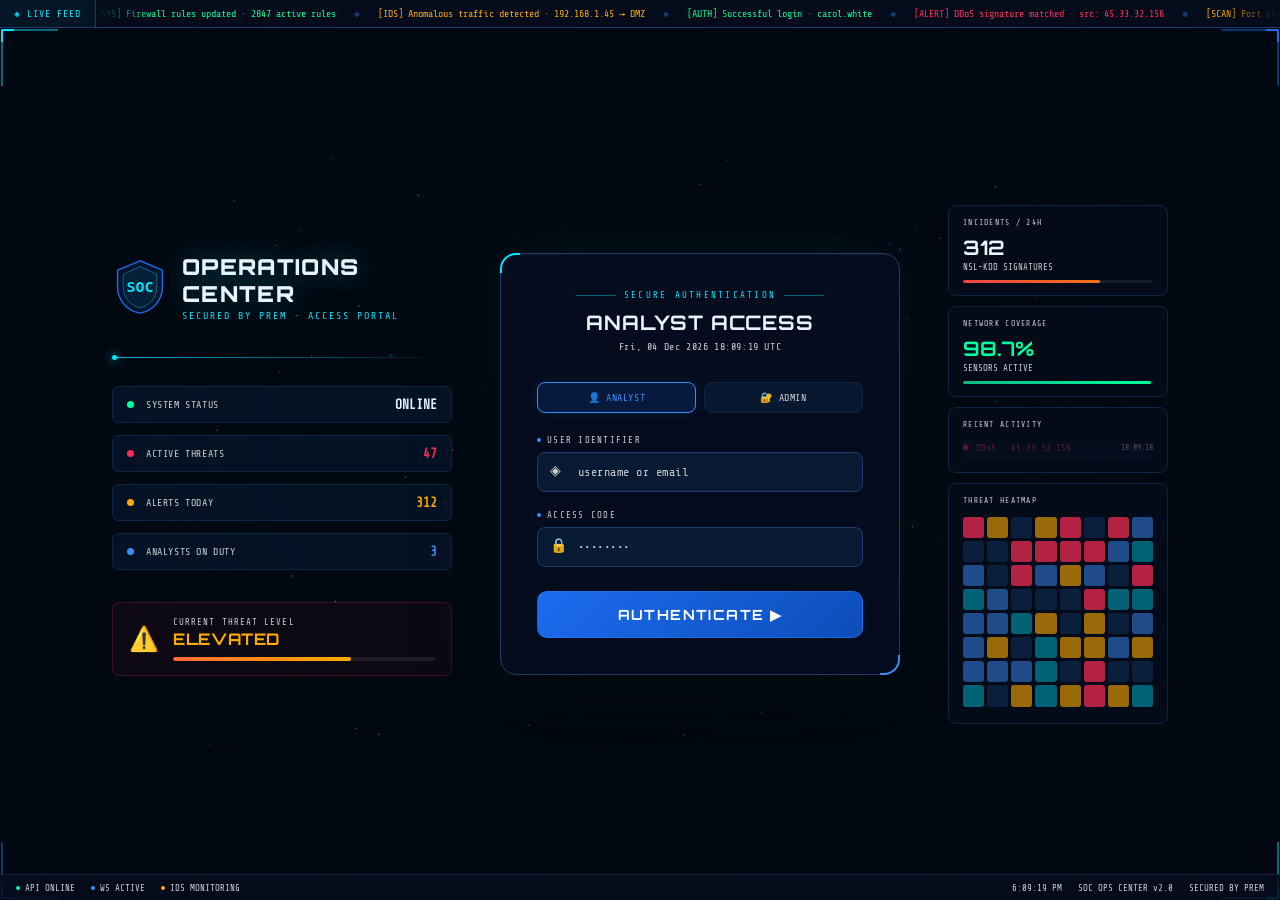
<file: login.html>
<!DOCTYPE html>
<html lang="en">
<head>
<meta charset="UTF-8"/>
<meta name="viewport" content="width=device-width,initial-scale=1"/>
<title>SOC Operations Center · Secured By Prem</title>
<style>
@import url('https://fonts.googleapis.com/css2?family=Share+Tech+Mono&family=Rajdhani:wght@400;500;600;700&family=Orbitron:wght@400;700;900&display=swap');

*,*::before,*::after{box-sizing:border-box;margin:0;padding:0}

:root{
  --bg:#020912;
  --panel:#050e1f;
  --border:#0d2545;
  --border2:#1a3a6e;
  --blue:#1d6cf0;
  --blue2:#3b8ef8;
  --cyan:#00e5ff;
  --cyan2:#00b8d9;
  --green:#00ff9d;
  --red:#ff2d55;
  --warn:#ffab00;
  --t1:#e8f4ff;
  --t2:#cfcfcf;
  --t3:#cfcfcf;
  --mono:'Share Tech Mono',monospace;
  --head:'Orbitron',sans-serif;
  --body:'Rajdhani',sans-serif;
}

html,body{width:100%;height:100%;overflow:hidden;background:var(--bg)}

/* ── Canvas layer ── */
#bg-canvas{position:fixed;inset:0;z-index:0}

/* ── Scan line overlay ── */
.scanlines{
  position:fixed;inset:0;z-index:1;pointer-events:none;
  background:repeating-linear-gradient(0deg,transparent,transparent 2px,rgba(0,0,0,.07) 2px,rgba(0,0,0,.07) 4px);
}

/* ── Vignette ── */
.vignette{
  position:fixed;inset:0;z-index:1;pointer-events:none;
  background:radial-gradient(ellipse at center,transparent 40%,rgba(2,9,18,.85) 100%);
}

/* ── Live status ticker ── */
.ticker{
  position:fixed;top:0;left:0;right:0;z-index:10;
  height:28px;background:rgba(5,14,31,.9);
  border-bottom:1px solid var(--border2);
  display:flex;align-items:center;overflow:hidden;
  font-family:var(--mono);font-size:10px;color:var(--t3);
}
.ticker-label{
  flex-shrink:0;padding:0 14px;color:var(--cyan);letter-spacing:.1em;
  border-right:1px solid var(--border2);height:100%;display:flex;align-items:center;
  background:rgba(0,229,255,.04);
}
.ticker-track{
  flex:1;overflow:hidden;white-space:nowrap;position:relative;
  mask-image:linear-gradient(to right,transparent,black 60px,black calc(100% - 60px),transparent);
}
.ticker-inner{display:inline-block;animation:ticker 28s linear infinite}
@keyframes ticker{from{transform:translateX(0)}to{transform:translateX(-50%)}}
.ticker-sep{color:var(--border2);margin:0 18px}
.t-ok{color:var(--green)}
.t-warn{color:var(--warn)}
.t-crit{color:var(--red)}

/* ── Corner decorations ── */
.corner{position:fixed;z-index:2;width:60px;height:60px;pointer-events:none}
.corner svg{width:100%;height:100%}
.corner.tl{top:28px;left:0}
.corner.tr{top:28px;right:0;transform:scaleX(-1)}
.corner.bl{bottom:0;left:0;transform:scaleY(-1)}
.corner.br{bottom:0;right:0;transform:scale(-1,-1)}

/* ── Main layout ── */
.stage{
  position:fixed;inset:0;z-index:5;
  display:flex;align-items:center;justify-content:center;
  padding-top:28px;
}

/* ── Left info panel ── */
.info-panel{
  width:340px;margin-right:48px;
  animation:slideInLeft .8s cubic-bezier(.16,1,.3,1) both;
}
@keyframes slideInLeft{from{opacity:0;transform:translateX(-40px)}to{opacity:1;transform:translateX(0)}}

.soc-logo{display:flex;align-items:center;gap:14px;margin-bottom:36px}
.soc-shield{
  width:56px;height:56px;position:relative;flex-shrink:0;
}
.soc-shield svg{width:100%;height:100%}
.soc-title-block .soc-name{
  font-family:var(--head);font-size:22px;font-weight:900;
  color:var(--t1);letter-spacing:.06em;
  text-shadow:0 0 30px rgba(0,229,255,.4);
}
.soc-title-block .soc-sub{
  font-family:var(--mono);font-size:10px;color:var(--cyan);
  letter-spacing:.2em;margin-top:3px;
}

.info-divider{
  width:100%;height:1px;
  background:linear-gradient(to right,var(--cyan2),transparent);
  margin-bottom:28px;
  position:relative;
}
.info-divider::before{
  content:'';position:absolute;left:0;top:-2px;
  width:5px;height:5px;border-radius:50%;background:var(--cyan);
  box-shadow:0 0 10px var(--cyan);
}

.stats-live{display:flex;flex-direction:column;gap:12px;margin-bottom:32px}
.stat-row{
  display:flex;align-items:center;gap:12px;
  padding:10px 14px;
  background:rgba(13,37,69,.4);border:1px solid var(--border);border-radius:6px;
  font-family:var(--mono);font-size:11px;
  transition:border-color .3s;
}
.stat-row:hover{border-color:var(--border2)}
.stat-dot{width:7px;height:7px;border-radius:50%;flex-shrink:0;animation:pulse 2s ease-in-out infinite}
@keyframes pulse{0%,100%{opacity:1;box-shadow:0 0 4px currentColor}50%{opacity:.5;box-shadow:0 0 10px currentColor}}
.stat-label{color:var(--t3);flex:1;letter-spacing:.06em;font-size:10px}
.stat-val{color:var(--t1);font-weight:700;font-size:13px;min-width:40px;text-align:right}
.stat-trend{font-size:9px;margin-left:6px}

.threat-level{
  padding:14px 16px;
  background:rgba(255,45,85,.05);
  border:1px solid rgba(255,45,85,.2);border-radius:8px;
  display:flex;align-items:center;gap:14px;
}
.tl-icon{font-size:24px;animation:throb 1.5s ease-in-out infinite}
@keyframes throb{0%,100%{transform:scale(1)}50%{transform:scale(1.15)}}
.tl-text{flex:1}
.tl-label{font-family:var(--mono);font-size:9px;color:var(--t3);letter-spacing:.12em}
.tl-value{font-family:var(--head);font-size:16px;font-weight:700;color:var(--warn);letter-spacing:.04em;margin-top:2px}
.tl-bar{height:4px;background:rgba(255,255,255,.08);border-radius:999px;overflow:hidden;margin-top:8px;position:relative}
.tl-bar-fill{height:100%;border-radius:999px;background:linear-gradient(to right,#ff6b35,var(--warn));width:68%;
  animation:breathe 3s ease-in-out infinite}
@keyframes breathe{0%,100%{opacity:1}50%{opacity:.7}}

/* ── Login card ── */
.login-card{
  width:400px;
  background:rgba(5,14,31,.92);
  border:1px solid var(--border2);
  border-radius:16px;
  padding:36px;
  position:relative;
  backdrop-filter:blur(20px);
  box-shadow:0 0 80px rgba(0,229,255,.06),0 40px 80px rgba(0,0,0,.6),inset 0 1px 0 rgba(255,255,255,.04);
  animation:fadeUp .8s cubic-bezier(.16,1,.3,1) .1s both;
}
@keyframes fadeUp{from{opacity:0;transform:translateY(30px)}to{opacity:1;transform:translateY(0)}}

/* Card corner accents */
.login-card::before,.login-card::after{
  content:'';position:absolute;width:20px;height:20px;
}
.login-card::before{
  top:-1px;left:-1px;
  border-top:2px solid var(--cyan);border-left:2px solid var(--cyan);
  border-radius:16px 0 0 0;
}
.login-card::after{
  bottom:-1px;right:-1px;
  border-bottom:2px solid var(--blue2);border-right:2px solid var(--blue2);
  border-radius:0 0 16px 0;
}

.card-header{text-align:center;margin-bottom:30px}
.card-eyebrow{
  font-family:var(--mono);font-size:9px;letter-spacing:.25em;
  color:var(--cyan);margin-bottom:10px;
  display:flex;align-items:center;justify-content:center;gap:8px;
}
.card-eyebrow::before,.card-eyebrow::after{
  content:'';flex:1;max-width:40px;height:1px;background:var(--cyan);opacity:.4;
}
.card-title{
  font-family:var(--head);font-size:20px;font-weight:700;
  color:var(--t1);letter-spacing:.04em;
}
.card-sub{
  font-family:var(--mono);font-size:10px;color:var(--t3);
  margin-top:6px;letter-spacing:.06em;
}

/* Form */
.form-group{position:relative;margin-bottom:18px}
.form-label{
  font-family:var(--mono);font-size:9px;color:var(--t3);
  letter-spacing:.14em;margin-bottom:7px;display:flex;align-items:center;gap:6px;
}
.form-label-dot{width:4px;height:4px;border-radius:50%;background:var(--blue2)}
.form-input{
  width:100%;background:rgba(13,37,69,.6);
  border:1px solid var(--border2);border-radius:8px;
  padding:12px 14px 12px 40px;
  font-family:var(--mono);font-size:12px;color:var(--t1);
  outline:none;transition:all .2s;letter-spacing:.04em;
}
.form-input:focus{
  border-color:var(--blue2);
  background:rgba(13,37,69,.9);
  box-shadow:0 0 0 3px rgba(59,142,248,.12),0 0 20px rgba(59,142,248,.06);
}
.form-input::placeholder{color:var(--t3);letter-spacing:.04em}
.form-icon{
  position:absolute;left:13px;bottom:13px;
  font-size:14px;color:var(--t3);pointer-events:none;
  transition:color .2s;
}
.form-group:focus-within .form-icon{color:var(--blue2)}

/* Role selector */
.role-pills{display:flex;gap:8px;margin-bottom:22px}
.role-pill{
  flex:1;padding:9px 6px;text-align:center;cursor:pointer;
  background:rgba(13,37,69,.5);border:1px solid var(--border);border-radius:8px;
  font-family:var(--mono);font-size:10px;color:var(--t3);
  transition:all .2s;letter-spacing:.06em;user-select:none;
}
.role-pill:hover{border-color:var(--border2);color:var(--t2)}
.role-pill.active{
  background:rgba(29,108,240,.15);border-color:var(--blue2);
  color:var(--blue2);box-shadow:0 0 14px rgba(59,142,248,.12);
}
.role-pill.active.admin-pill{
  background:rgba(255,45,85,.1);border-color:var(--red);
  color:var(--red);box-shadow:0 0 14px rgba(255,45,85,.1);
}

/* Submit btn */
.btn-login{
  width:100%;padding:14px;
  background:linear-gradient(135deg,#1d6cf0,#0d4db8);
  border:1px solid rgba(59,142,248,.3);border-radius:10px;
  font-family:var(--head);font-size:14px;font-weight:700;
  color:#fff;letter-spacing:.1em;cursor:pointer;
  transition:all .2s;position:relative;overflow:hidden;
  margin-top:6px;
}
.btn-login::before{
  content:'';position:absolute;top:0;left:-100%;width:100%;height:100%;
  background:linear-gradient(90deg,transparent,rgba(255,255,255,.08),transparent);
  transition:left .4s;
}
.btn-login:hover{
  background:linear-gradient(135deg,#2577f5,#1460d4);
  box-shadow:0 0 30px rgba(29,108,240,.4);transform:translateY(-1px);
}
.btn-login:hover::before{left:100%}
.btn-login:active{transform:translateY(0)}
.btn-login.loading{pointer-events:none;opacity:.7}
.btn-login.loading::after{
  content:'';position:absolute;top:50%;left:50%;width:18px;height:18px;
  border:2px solid rgba(255,255,255,.3);border-top-color:#fff;
  border-radius:50%;transform:translate(-50%,-50%);
  animation:spin .7s linear infinite;
}
@keyframes spin{to{transform:translate(-50%,-50%) rotate(360deg)}}

/* Error msg */
.err-msg{
  display:none;align-items:center;gap:8px;
  margin-top:12px;padding:10px 13px;
  background:rgba(255,45,85,.08);border:1px solid rgba(255,45,85,.25);
  border-radius:8px;font-family:var(--mono);font-size:10px;color:var(--red);
  letter-spacing:.04em;animation:shake .4s ease-in-out;
}
.err-msg.show{display:flex}
@keyframes shake{0%,100%{transform:translateX(0)}25%{transform:translateX(-6px)}75%{transform:translateX(6px)}}

/* Footer */
.card-footer{
  margin-top:22px;padding-top:18px;
  border-top:1px solid var(--border);text-align:center;
}
.card-footer span{font-family:var(--mono);font-size:9px;color:var(--t3);letter-spacing:.08em}
.card-footer strong{color:var(--t2)}
.security-badges{display:flex;align-items:center;justify-content:center;gap:16px;margin-top:10px}
.sec-badge{
  font-family:var(--mono);font-size:8px;color:var(--t3);
  display:flex;align-items:center;gap:4px;letter-spacing:.06em;
}
.sec-badge-dot{width:5px;height:5px;border-radius:50%;background:var(--green);animation:pulse 2s ease-in-out infinite}

/* ── Right decorative panel ── */
.deco-panel{
  width:220px;margin-left:48px;
  display:flex;flex-direction:column;gap:10px;
  animation:slideInRight .8s cubic-bezier(.16,1,.3,1) .2s both;
}
@keyframes slideInRight{from{opacity:0;transform:translateX(40px)}to{opacity:1;transform:translateX(0)}}

.deco-card{
  background:rgba(5,14,31,.7);border:1px solid var(--border);
  border-radius:8px;padding:12px 14px;
}
.deco-title{font-family:var(--mono);font-size:8px;color:var(--t3);letter-spacing:.16em;margin-bottom:8px}
.deco-value{font-family:var(--head);font-size:20px;font-weight:700;color:var(--t1)}
.deco-sub{font-family:var(--mono);font-size:9px;color:var(--t3);margin-top:2px}
.mini-bar{height:3px;background:rgba(255,255,255,.07);border-radius:999px;overflow:hidden;margin-top:8px}
.mini-bar-fill{height:100%;border-radius:999px;animation:breathe 2.5s ease-in-out infinite}

.alert-feed{max-height:200px;overflow:hidden;position:relative}
.alert-feed::after{
  content:'';position:absolute;bottom:0;left:0;right:0;height:40px;
  background:linear-gradient(transparent,rgba(5,14,31,.95));pointer-events:none;
}
.feed-item{
  display:flex;align-items:center;gap:8px;padding:6px 0;
  border-bottom:1px solid rgba(13,37,69,.8);
  font-family:var(--mono);font-size:9px;color:var(--t3);
  animation:feedIn .3s ease-out both;
}
@keyframes feedIn{from{opacity:0;transform:translateY(-8px)}to{opacity:1;transform:translateY(0)}}
.feed-dot{width:5px;height:5px;border-radius:50%;flex-shrink:0}
.feed-text{flex:1;overflow:hidden;white-space:nowrap;text-overflow:ellipsis}
.feed-time{color:var(--t3);flex-shrink:0;font-size:8px}

.hex-grid{
  display:grid;grid-template-columns:repeat(8,1fr);gap:3px;padding:4px 0;
}
.hex-cell{
  aspect-ratio:1;border-radius:3px;cursor:default;
  transition:background .3s;
}

/* ── Bottom bar ── */
.bottom-bar{
  position:fixed;bottom:0;left:0;right:0;z-index:10;
  height:26px;background:rgba(5,14,31,.9);
  border-top:1px solid var(--border);
  display:flex;align-items:center;justify-content:space-between;
  padding:0 16px;
  font-family:var(--mono);font-size:9px;color:var(--t3);
}
.bb-left,.bb-right{display:flex;align-items:center;gap:16px}
.bb-item{display:flex;align-items:center;gap:5px}
.bb-dot{width:4px;height:4px;border-radius:50%}

/* scrollbar hidden */
::-webkit-scrollbar{display:none}
</style>
</head>
<body>

<!-- WebGL canvas -->
<canvas id="bg-canvas"></canvas>
<div class="scanlines"></div>
<div class="vignette"></div>

<!-- Corner decorations -->
<div class="corner tl"><svg viewBox="0 0 60 60" fill="none"><path d="M2 58 L2 2 L58 2" stroke="#00e5ff" stroke-width="1.5" opacity=".6"/><path d="M2 2 L14 2 M2 2 L2 14" stroke="#00e5ff" stroke-width="2" opacity="1"/></svg></div>
<div class="corner tr"><svg viewBox="0 0 60 60" fill="none"><path d="M2 58 L2 2 L58 2" stroke="#1d6cf0" stroke-width="1.5" opacity=".6"/><path d="M2 2 L14 2 M2 2 L2 14" stroke="#1d6cf0" stroke-width="2" opacity="1"/></svg></div>
<div class="corner bl"><svg viewBox="0 0 60 60" fill="none"><path d="M2 58 L2 2 L58 2" stroke="#1d6cf0" stroke-width="1.5" opacity=".6"/><path d="M2 2 L14 2 M2 2 L2 14" stroke="#1d6cf0" stroke-width="2" opacity="1"/></svg></div>
<div class="corner br"><svg viewBox="0 0 60 60" fill="none"><path d="M2 58 L2 2 L58 2" stroke="#00e5ff" stroke-width="1.5" opacity=".6"/><path d="M2 2 L14 2 M2 2 L2 14" stroke="#00e5ff" stroke-width="2" opacity="1"/></svg></div>

<!-- Ticker -->
<div class="ticker">
  <div class="ticker-label">◈ LIVE FEED</div>
  <div class="ticker-track">
    <div class="ticker-inner" id="tickerInner"></div>
  </div>
</div>

<!-- Main stage -->
<div class="stage">

  <!-- Left info panel -->
  <div class="info-panel">
    <div class="soc-logo">
      <div class="soc-shield">
        <svg viewBox="0 0 56 60" fill="none">
          <path d="M28 2L4 12V30C4 44 14 55.5 28 58C42 55.5 52 44 52 30V12L28 2Z" fill="rgba(29,108,240,.12)" stroke="#1d6cf0" stroke-width="1.5"/>
          <path d="M28 8L10 16.5V30C10 40.8 17.4 50 28 52.5C38.6 50 46 40.8 46 30V16.5L28 8Z" fill="rgba(0,229,255,.06)" stroke="rgba(0,229,255,.4)" stroke-width="1"/>
          <text x="28" y="35" text-anchor="middle" fill="#00e5ff" font-size="16" font-weight="700" font-family="monospace">SOC</text>
        </svg>
      </div>
      <div class="soc-title-block">
        <div class="soc-name">OPERATIONS CENTER</div>
        <div class="soc-sub">SECURED BY PREM · ACCESS PORTAL</div>
      </div>
    </div>

    <div class="info-divider"></div>

    <div class="stats-live">
      <div class="stat-row">
        <div class="stat-dot" style="color:#00ff9d;background:#00ff9d"></div>
        <div class="stat-label">SYSTEM STATUS</div>
        <div class="stat-val t-ok" id="ls-status">ONLINE</div>
      </div>
      <div class="stat-row">
        <div class="stat-dot" style="color:#ff2d55;background:#ff2d55"></div>
        <div class="stat-label">ACTIVE THREATS</div>
        <div class="stat-val" id="ls-threats" style="color:#ff2d55">—</div>
      </div>
      <div class="stat-row">
        <div class="stat-dot" style="color:#ffab00;background:#ffab00"></div>
        <div class="stat-label">ALERTS TODAY</div>
        <div class="stat-val" id="ls-alerts" style="color:#ffab00">—</div>
      </div>
      <div class="stat-row">
        <div class="stat-dot" style="color:#3b8ef8;background:#3b8ef8"></div>
        <div class="stat-label">ANALYSTS ON DUTY</div>
        <div class="stat-val" id="ls-analysts" style="color:#3b8ef8">—</div>
      </div>
    </div>

    <div class="threat-level">
      <div class="tl-icon">⚠️</div>
      <div class="tl-text">
        <div class="tl-label">CURRENT THREAT LEVEL</div>
        <div class="tl-value" id="ls-tl">ELEVATED</div>
        <div class="tl-bar"><div class="tl-bar-fill" id="ls-tlbar"></div></div>
      </div>
    </div>
  </div>

  <!-- Login card -->
  <div class="login-card">
    <div class="card-header">
      <div class="card-eyebrow">SECURE AUTHENTICATION</div>
      <div class="card-title">ANALYST ACCESS</div>
      <div class="card-sub" id="clock-display">INITIALIZING SECURE CHANNEL...</div>
    </div>

    <div class="role-pills">
      <div class="role-pill active" data-role="analyst" onclick="setRole('analyst',this)">👤 ANALYST</div>
      <div class="role-pill admin-pill" data-role="admin" onclick="setRole('admin',this)">🔐 ADMIN</div>
    </div>

    <div class="form-group">
      <div class="form-label"><div class="form-label-dot"></div>USER IDENTIFIER</div>
      <span class="form-icon">◈</span>
      <input class="form-input" id="inp-user" type="text" placeholder="username or email" autocomplete="username" spellcheck="false"/>
    </div>

    <div class="form-group">
      <div class="form-label"><div class="form-label-dot"></div>ACCESS CODE</div>
      <span class="form-icon">🔒</span>
      <input class="form-input" id="inp-pass" type="password" placeholder="••••••••" autocomplete="current-password"/>
    </div>

    <button class="btn-login" id="loginBtn" onclick="doLogin()">AUTHENTICATE ▶</button>

    <div class="err-msg" id="errMsg">
      <span>⚠</span><span id="errText">Invalid credentials — access denied</span>
    </div>

  </div>

  <!-- Right deco panel -->
  <div class="deco-panel">
    <div class="deco-card">
      <div class="deco-title">INCIDENTS / 24H</div>
      <div class="deco-value" id="dp-incidents">—</div>
      <div class="deco-sub">NSL-KDD SIGNATURES</div>
      <div class="mini-bar"><div class="mini-bar-fill" style="width:72%;background:linear-gradient(to right,#ef4444,#f97316)"></div></div>
    </div>
    <div class="deco-card">
      <div class="deco-title">NETWORK COVERAGE</div>
      <div class="deco-value" style="color:#00ff9d">98.7%</div>
      <div class="deco-sub">SENSORS ACTIVE</div>
      <div class="mini-bar"><div class="mini-bar-fill" style="width:98.7%;background:linear-gradient(to right,#10b981,#00ff9d)"></div></div>
    </div>
    <div class="deco-card">
      <div class="deco-title">RECENT ACTIVITY</div>
      <div class="alert-feed" id="deco-feed"></div>
    </div>
    <div class="deco-card">
      <div class="deco-title">THREAT HEATMAP</div>
      <div class="hex-grid" id="hexGrid"></div>
    </div>
  </div>

</div><!-- /stage -->

<!-- Bottom bar -->
<div class="bottom-bar">
  <div class="bb-left">
    <div class="bb-item"><div class="bb-dot" style="background:#00ff9d"></div>API ONLINE</div>
    <div class="bb-item"><div class="bb-dot" style="background:#3b8ef8"></div>WS ACTIVE</div>
    <div class="bb-item"><div class="bb-dot" style="background:#ffab00"></div>IDS MONITORING</div>
  </div>
  <div class="bb-right">
    <div class="bb-item" id="bb-time"></div>
    <div class="bb-item">SOC OPS CENTER v2.0</div>
    <div class="bb-item">SECURED BY PREM</div>
  </div>
</div>

<script>
// ── Auth data ─────────────────────────────────────────────────────────────
// ── Load users from localStorage (updated by User Management) or fall back to defaults ──
var DEFAULT_AUTH_USERS = [
  {id:"admin",username:"admin",        password:"Securedbyprem@123",  name:"Administrator",role:"Admin",          shift:"24/7",color:"av-e",email:"admin@sp.com",  isAdmin:true, active:true},
  {id:"m1",  username:"prem.ps",   password:"Prem@123", name:"Prem Santhanam",   role:"Senior Analyst", shift:"Day",  color:"av-a",email:"prem@sp.com",  isAdmin:false,active:true},
  {id:"m2",  username:"shivani.ps", password:"Shivani@123", name:"Shivani PS", role:"SOC Manager",  shift:"Day",  color:"av-d",email:"shivani@sp.com",    isAdmin:false,active:true},
  {id:"m3",  username:"himaja.vellanki",  password:"Himaja@123", name:"Himaja Vellanki",  role:"Malware Analyst",  shift:"Night",color:"av-b",email:"himaja@sp.com",  isAdmin:false,active:true},
  {id:"m4",  username:"mika.patel",    password:"Mika@123", name:"Mika Patel",    role:"Tier 2 Analyst", shift:"Weekend",  color:"av-c",email:"mika@sp.com",  isAdmin:false,active:true},
  {id:"m5",  username:"sahithi.d",  password:"Sahithi@123", name:"Sahithi",  role:"Junior Analyst", shift:"Night",color:"av-e",email:"sahithi@sp.com",    isAdmin:false,active:true}
];
function _getLoginUsers(){
  try{
    var raw=localStorage.getItem("soc_users");
    if(raw){var u=JSON.parse(raw);if(Array.isArray(u)&&u.length)return u;}
  }catch(e){}
  return DEFAULT_AUTH_USERS;
}
var AUTH_USERS = _getLoginUsers(); // refreshed on load

var selectedRole = "analyst";

function setRole(r, el){
  selectedRole = r;
  document.querySelectorAll(".role-pill").forEach(function(p){p.classList.remove("active");});
  el.classList.add("active");
}

function doLogin(){
  var uval = document.getElementById("inp-user").value.trim().toLowerCase();
  var pval = document.getElementById("inp-pass").value;
  var btn  = document.getElementById("loginBtn");
  var err  = document.getElementById("errMsg");

  if(!uval || !pval){
    showErr("Please enter your credentials"); return;
  }

  btn.classList.add("loading");
  btn.textContent = "";

  setTimeout(function(){
    btn.classList.remove("loading");
    btn.textContent = "AUTHENTICATE ▶";

    AUTH_USERS = _getLoginUsers(); // always use latest
    var match = AUTH_USERS.find(function(u){
      return (u.username === uval || u.email === uval || u.name.toLowerCase() === uval) && u.password === pval;
    });

    if(!match){
      showErr("Invalid credentials — access denied"); return;
    }

    if(selectedRole === "admin" && !match.isAdmin){
      showErr("Insufficient privileges for ADMIN access"); return;
    }
    if(selectedRole === "analyst" && match.isAdmin){
      showErr("Use ADMIN role to authenticate as administrator"); return;
    }

    // Save session
    var session = {
      id: match.id, username: match.username, name: match.name,
      role: match.role, shift: match.shift, color: match.color,
      email: match.email, isAdmin: match.isAdmin,
      loginTime: new Date().toISOString(),
      expires: Date.now() + 8 * 3600000 // 8h
    };
    localStorage.setItem("soc_session", JSON.stringify(session));

    // Flash success
    btn.style.background = "linear-gradient(135deg,#10b981,#059669)";
    btn.textContent = "✓ ACCESS GRANTED";
    err.classList.remove("show");

    setTimeout(function(){ window.location.href = "dashboard.html"; }, 700);
  }, 900);
}

function showErr(msg){
  var e = document.getElementById("errMsg");
  document.getElementById("errText").textContent = msg;
  e.classList.remove("show");
  void e.offsetWidth; // reflow to re-trigger animation
  e.classList.add("show");
}

// Allow Enter key
document.addEventListener("DOMContentLoaded", function(){
  document.getElementById("inp-pass").addEventListener("keydown", function(e){
    if(e.key === "Enter") doLogin();
  });
  document.getElementById("inp-user").addEventListener("keydown", function(e){
    if(e.key === "Enter") document.getElementById("inp-pass").focus();
  });

  // If already logged in, redirect
  var sess = localStorage.getItem("soc_session");
  if(sess){
    try{
      var s = JSON.parse(sess);
      if(s.expires > Date.now()){ window.location.href = "dashboard.html"; return; }
    }catch(e){}
  }

  startClock(); buildTicker(); buildHexGrid(); startLiveStats(); startFeed();
});

// ── Clock ─────────────────────────────────────────────────────────────────
function startClock(){
  function tick(){
    var d = new Date();
    var str = d.toUTCString().replace("GMT","UTC");
    document.getElementById("clock-display").textContent = str;
    document.getElementById("bb-time").textContent = d.toLocaleTimeString();
  }
  tick(); setInterval(tick,1000);
}

// ── Ticker ────────────────────────────────────────────────────────────────
var TICKER_EVENTS = [
  {c:"t-ok",  t:"[SYS] Firewall rules updated · 2847 active rules"},
  {c:"t-warn",t:"[IDS] Anomalous traffic detected · 192.168.1.45 → DMZ"},
  {c:"t-ok",  t:"[AUTH] Successful login · carol.white"},
  {c:"t-crit",t:"[ALERT] DDoS signature matched · src: 45.33.32.156"},
  {c:"t-warn",t:"[SCAN] Port scan detected · 10.0.0.23 : 1024-65535"},
  {c:"t-ok",  t:"[PATCH] CVE-2024-0001 remediation applied · 12 hosts"},
  {c:"t-crit",t:"[BRUTE] SSH brute force · 103.99.200.44 → gateway"},
  {c:"t-warn",t:"[EXFIL] Suspicious DNS query volume · internal host"},
  {c:"t-ok",  t:"[RESP] Incident IR-2024-0892 escalated to Tier 2"},
  {c:"t-ok",  t:"[NET] VPN tunnel stable · 99.9% uptime"},
];

function buildTicker(){
  var items = TICKER_EVENTS.concat(TICKER_EVENTS); // double for seamless loop
  var html = items.map(function(e){
    return '<span class="'+e.c+'">'+e.t+'</span><span class="ticker-sep">◆</span>';
  }).join("");
  document.getElementById("tickerInner").innerHTML = html;
}

// ── Hex grid ──────────────────────────────────────────────────────────────
var HEX_COLORS = ["rgba(255,45,85,.7)","rgba(255,171,0,.6)","rgba(59,142,248,.5)","rgba(0,229,255,.4)","rgba(16,185,129,.5)","rgba(13,37,69,.8)"];
function buildHexGrid(){
  var g = document.getElementById("hexGrid");
  var cells = [];
  for(var i=0;i<64;i++){
    var d = document.createElement("div");
    d.className = "hex-cell";
    var rand = Math.random();
    var col = rand > .85 ? HEX_COLORS[0] : rand > .7 ? HEX_COLORS[1] : rand > .5 ? HEX_COLORS[3] : rand > .2 ? HEX_COLORS[5] : HEX_COLORS[2];
    d.style.background = col;
    g.appendChild(d);
    cells.push(d);
  }
  setInterval(function(){
    var n = Math.floor(Math.random()*cells.length);
    var rand = Math.random();
    cells[n].style.background = rand > .85 ? HEX_COLORS[0] : rand > .7 ? HEX_COLORS[1] : rand > .5 ? HEX_COLORS[3] : rand > .2 ? HEX_COLORS[5] : HEX_COLORS[2];
  }, 200);
}

// ── Live stats counter ────────────────────────────────────────────────────
function startLiveStats(){
  var threats=47, alertsToday=312, analysts=3;
  document.getElementById("ls-threats").textContent  = threats;
  document.getElementById("ls-alerts").textContent   = alertsToday;
  document.getElementById("ls-analysts").textContent = analysts;
  document.getElementById("dp-incidents").textContent = alertsToday;

  setInterval(function(){
    threats  += Math.floor(Math.random()*3)-1;
    alertsToday += Math.random() > .6 ? 1 : 0;
    threats = Math.max(0, threats);
    document.getElementById("ls-threats").textContent  = threats;
    document.getElementById("ls-alerts").textContent   = alertsToday;
    document.getElementById("dp-incidents").textContent = alertsToday;

    var lvl, w;
    if(threats > 60){ lvl="CRITICAL"; w="92%"; document.querySelector(".tl-bar-fill").style.background="linear-gradient(to right,#ff2d55,#ff6b35)"; }
    else if(threats > 40){ lvl="ELEVATED"; w="68%"; }
    else if(threats > 20){ lvl="GUARDED"; w="42%"; document.querySelector(".tl-bar-fill").style.background="linear-gradient(to right,#60a5fa,#f59e0b)"; }
    else{ lvl="LOW"; w="20%"; document.querySelector(".tl-bar-fill").style.background="linear-gradient(to right,#10b981,#00ff9d)"; }
    document.getElementById("ls-tl").textContent = lvl;
    document.getElementById("ls-tlbar").style.width = w;
  }, 2500);
}

// ── Alert feed ────────────────────────────────────────────────────────────
var FEED_ITEMS = [
  {c:"#ff2d55",t:"DDoS · 45.33.32.156"},
  {c:"#ffab00",t:"Port Scan · 192.168.1.101"},
  {c:"#3b8ef8",t:"Auth OK · alice.chen"},
  {c:"#00ff9d",t:"Patch applied · 8 hosts"},
  {c:"#ff2d55",t:"Brute Force · 103.99.200.44"},
  {c:"#ffab00",t:"SQL Inject · 172.16.0.5"},
  {c:"#a78bfa",t:"Malware sig · WIN-DC01"},
  {c:"#3b8ef8",t:"VPN stable · Site-B"},
  {c:"#ff2d55",t:"Data Exfil · 10.0.0.23"},
  {c:"#00ff9d",t:"IR closed · #0891"},
];

function startFeed(){
  var feed = document.getElementById("deco-feed");
  var idx = 0;
  function addItem(){
    var item = FEED_ITEMS[idx % FEED_ITEMS.length]; idx++;
    var now = new Date();
    var time = now.getHours().toString().padStart(2,"0")+":"+now.getMinutes().toString().padStart(2,"0")+":"+now.getSeconds().toString().padStart(2,"0");
    var d = document.createElement("div");
    d.className = "feed-item";
    d.innerHTML = '<div class="feed-dot" style="background:'+item.c+';box-shadow:0 0 5px '+item.c+'"></div>'+
      '<div class="feed-text" style="color:'+item.c+'">'+item.t+'</div>'+
      '<div class="feed-time">'+time+'</div>';
    feed.insertBefore(d, feed.firstChild);
    if(feed.children.length > 8) feed.removeChild(feed.lastChild);
  }
  addItem();
  setInterval(addItem, 1800);
}

// ── WebGL 3D Scene ────────────────────────────────────────────────────────
(function(){
  var canvas = document.getElementById("bg-canvas");
  var gl = canvas.getContext("webgl") || canvas.getContext("experimental-webgl");
  if(!gl){ canvas.style.display="none"; return; }

  function resize(){
    canvas.width  = window.innerWidth;
    canvas.height = window.innerHeight;
    gl.viewport(0,0,canvas.width,canvas.height);
  }
  resize();
  window.addEventListener("resize", resize);

  // ── Shaders ──
  var vsSource = `
    attribute vec4 aPos;
    attribute float aSize;
    attribute vec4 aColor;
    uniform mat4 uMVP;
    varying vec4 vColor;
    void main(){
      gl_Position = uMVP * aPos;
      gl_PointSize = aSize;
      vColor = aColor;
    }
  `;
  var fsSource = `
    precision mediump float;
    varying vec4 vColor;
    void main(){
      float d = length(gl_PointCoord - vec2(0.5));
      if(d > 0.5) discard;
      gl_FragColor = vColor * (1.0 - d * 2.0);
    }
  `;

  function makeShader(type, src){
    var s = gl.createShader(type);
    gl.shaderSource(s, src); gl.compileShader(s); return s;
  }
  var prog = gl.createProgram();
  gl.attachShader(prog, makeShader(gl.VERTEX_SHADER, vsSource));
  gl.attachShader(prog, makeShader(gl.FRAGMENT_SHADER, fsSource));
  gl.linkProgram(prog); gl.useProgram(prog);

  var aPos   = gl.getAttribLocation(prog,"aPos");
  var aSize  = gl.getAttribLocation(prog,"aSize");
  var aColor = gl.getAttribLocation(prog,"aColor");
  var uMVP   = gl.getUniformLocation(prog,"uMVP");

  // ── Build node particles ──
  var N = 160;
  var positions = [], sizes = [], colors = [];
  var velocities = [];

  for(var i=0;i<N;i++){
    positions.push((Math.random()-0.5)*3.6, (Math.random()-0.5)*2.4, (Math.random()-0.5)*2.0, 1.0);
    sizes.push(Math.random()*3+1);
    var r = Math.random();
    if(r>0.85)      colors.push(1.0,0.17,0.33,0.9);  // red
    else if(r>0.65) colors.push(0.11,0.42,0.94,0.8); // blue
    else if(r>0.45) colors.push(0.0,0.9,1.0,0.6);    // cyan
    else            colors.push(0.0,0.15,0.28,0.4);  // dark
    velocities.push((Math.random()-0.5)*0.0008,(Math.random()-0.5)*0.0005,(Math.random()-0.5)*0.0006);
  }

  // ── Line connections ──
  var linePositions = [];
  var lineColors = [];
  function buildLines(){
    linePositions = []; lineColors = [];
    for(var i=0;i<N;i++){
      for(var j=i+1;j<N;j++){
        var dx=positions[i*4]-positions[j*4];
        var dy=positions[i*4+1]-positions[j*4+1];
        var dz=positions[i*4+2]-positions[j*4+2];
        var dist=Math.sqrt(dx*dx+dy*dy+dz*dz);
        if(dist<0.7){
          var alpha = (1-dist/0.7)*0.25;
          linePositions.push(positions[i*4],positions[i*4+1],positions[i*4+2],1);
          linePositions.push(positions[j*4],positions[j*4+1],positions[j*4+2],1);
          lineColors.push(0.11,0.42,0.94,alpha, 0.0,0.9,1.0,alpha*0.5);
        }
      }
    }
  }

  var posBuf   = gl.createBuffer();
  var sizeBuf  = gl.createBuffer();
  var colBuf   = gl.createBuffer();
  var linePBuf = gl.createBuffer();
  var lineCBuf = gl.createBuffer();

  // ── MVP matrix (simple ortho + rotation) ──
  var angle = 0;
  function mat4mul(a,b){
    var r=new Float32Array(16);
    for(var i=0;i<4;i++) for(var j=0;j<4;j++){
      r[i*4+j]=0;for(var k=0;k<4;k++) r[i*4+j]+=a[i*4+k]*b[k*4+j];
    }
    return r;
  }
  function ortho(l,r,b,t,n,f){
    return new Float32Array([2/(r-l),0,0,0, 0,2/(t-b),0,0, 0,0,-2/(f-n),0,
      -(r+l)/(r-l),-(t+b)/(t-b),-(f+n)/(f-n),1]);
  }
  function rotY(a){
    var c=Math.cos(a),s=Math.sin(a);
    return new Float32Array([c,0,s,0, 0,1,0,0, -s,0,c,0, 0,0,0,1]);
  }
  function rotX(a){
    var c=Math.cos(a),s=Math.sin(a);
    return new Float32Array([1,0,0,0, 0,c,-s,0, 0,s,c,0, 0,0,0,1]);
  }

  gl.enable(gl.BLEND);
  gl.blendFunc(gl.SRC_ALPHA, gl.ONE);
  gl.clearColor(0.008, 0.035, 0.071, 1.0);

  var mouseX=0, mouseY=0;
  window.addEventListener("mousemove",function(e){
    mouseX=(e.clientX/window.innerWidth-0.5)*0.4;
    mouseY=-(e.clientY/window.innerHeight-0.5)*0.3;
  });

  var frameCount=0;
  function draw(){
    requestAnimationFrame(draw);
    angle += 0.0015;
    frameCount++;

    // Update positions
    for(var i=0;i<N;i++){
      positions[i*4]   += velocities[i*3];
      positions[i*4+1] += velocities[i*3+1];
      positions[i*4+2] += velocities[i*3+2];
      // Wrap around
      if(Math.abs(positions[i*4])>1.8)   velocities[i*3]  *=-1;
      if(Math.abs(positions[i*4+1])>1.2) velocities[i*3+1]*=-1;
      if(Math.abs(positions[i*4+2])>1.0) velocities[i*3+2]*=-1;
    }

    // Rebuild lines every 6 frames
    if(frameCount%6===0) buildLines();

    // MVP
    var aspect = canvas.width/canvas.height;
    var proj = ortho(-1.8*aspect, 1.8*aspect, -1.8, 1.8, -10, 10);
    var rv = rotY(angle + mouseX);
    var rh = rotX(mouseY * 0.5);
    var mvp = mat4mul(proj, mat4mul(rh, rv));

    gl.clear(gl.COLOR_BUFFER_BIT);

    // Draw lines
    if(linePositions.length > 0){
      var lpArr = new Float32Array(linePositions);
      var lcArr = new Float32Array(lineColors);
      gl.bindBuffer(gl.ARRAY_BUFFER, linePBuf);
      gl.bufferData(gl.ARRAY_BUFFER, lpArr, gl.DYNAMIC_DRAW);
      gl.vertexAttribPointer(aPos,4,gl.FLOAT,false,0,0);
      gl.enableVertexAttribArray(aPos);
      gl.bindBuffer(gl.ARRAY_BUFFER, lineCBuf);
      gl.bufferData(gl.ARRAY_BUFFER, lcArr, gl.DYNAMIC_DRAW);
      gl.vertexAttribPointer(aColor,4,gl.FLOAT,false,0,0);
      gl.enableVertexAttribArray(aColor);
      // Disable size attr for lines
      gl.disableVertexAttribArray(aSize);
      gl.vertexAttrib1f(aSize, 1.0);
      gl.uniformMatrix4fv(uMVP,false,mvp);
      gl.drawArrays(gl.LINES,0,linePositions.length/4);
    }

    // Draw points
    var posArr  = new Float32Array(positions);
    var szArr   = new Float32Array(sizes);
    var colArr  = new Float32Array(colors);

    gl.bindBuffer(gl.ARRAY_BUFFER, posBuf);
    gl.bufferData(gl.ARRAY_BUFFER, posArr, gl.DYNAMIC_DRAW);
    gl.vertexAttribPointer(aPos,4,gl.FLOAT,false,0,0);
    gl.enableVertexAttribArray(aPos);

    gl.bindBuffer(gl.ARRAY_BUFFER, sizeBuf);
    gl.bufferData(gl.ARRAY_BUFFER, szArr, gl.DYNAMIC_DRAW);
    gl.vertexAttribPointer(aSize,1,gl.FLOAT,false,0,0);
    gl.enableVertexAttribArray(aSize);

    gl.bindBuffer(gl.ARRAY_BUFFER, colBuf);
    gl.bufferData(gl.ARRAY_BUFFER, colArr, gl.DYNAMIC_DRAW);
    gl.vertexAttribPointer(aColor,4,gl.FLOAT,false,0,0);
    gl.enableVertexAttribArray(aColor);

    gl.uniformMatrix4fv(uMVP,false,mvp);
    gl.drawArrays(gl.POINTS,0,N);
  }
  draw();
})();
</script>
</body>
</html>
</file>
